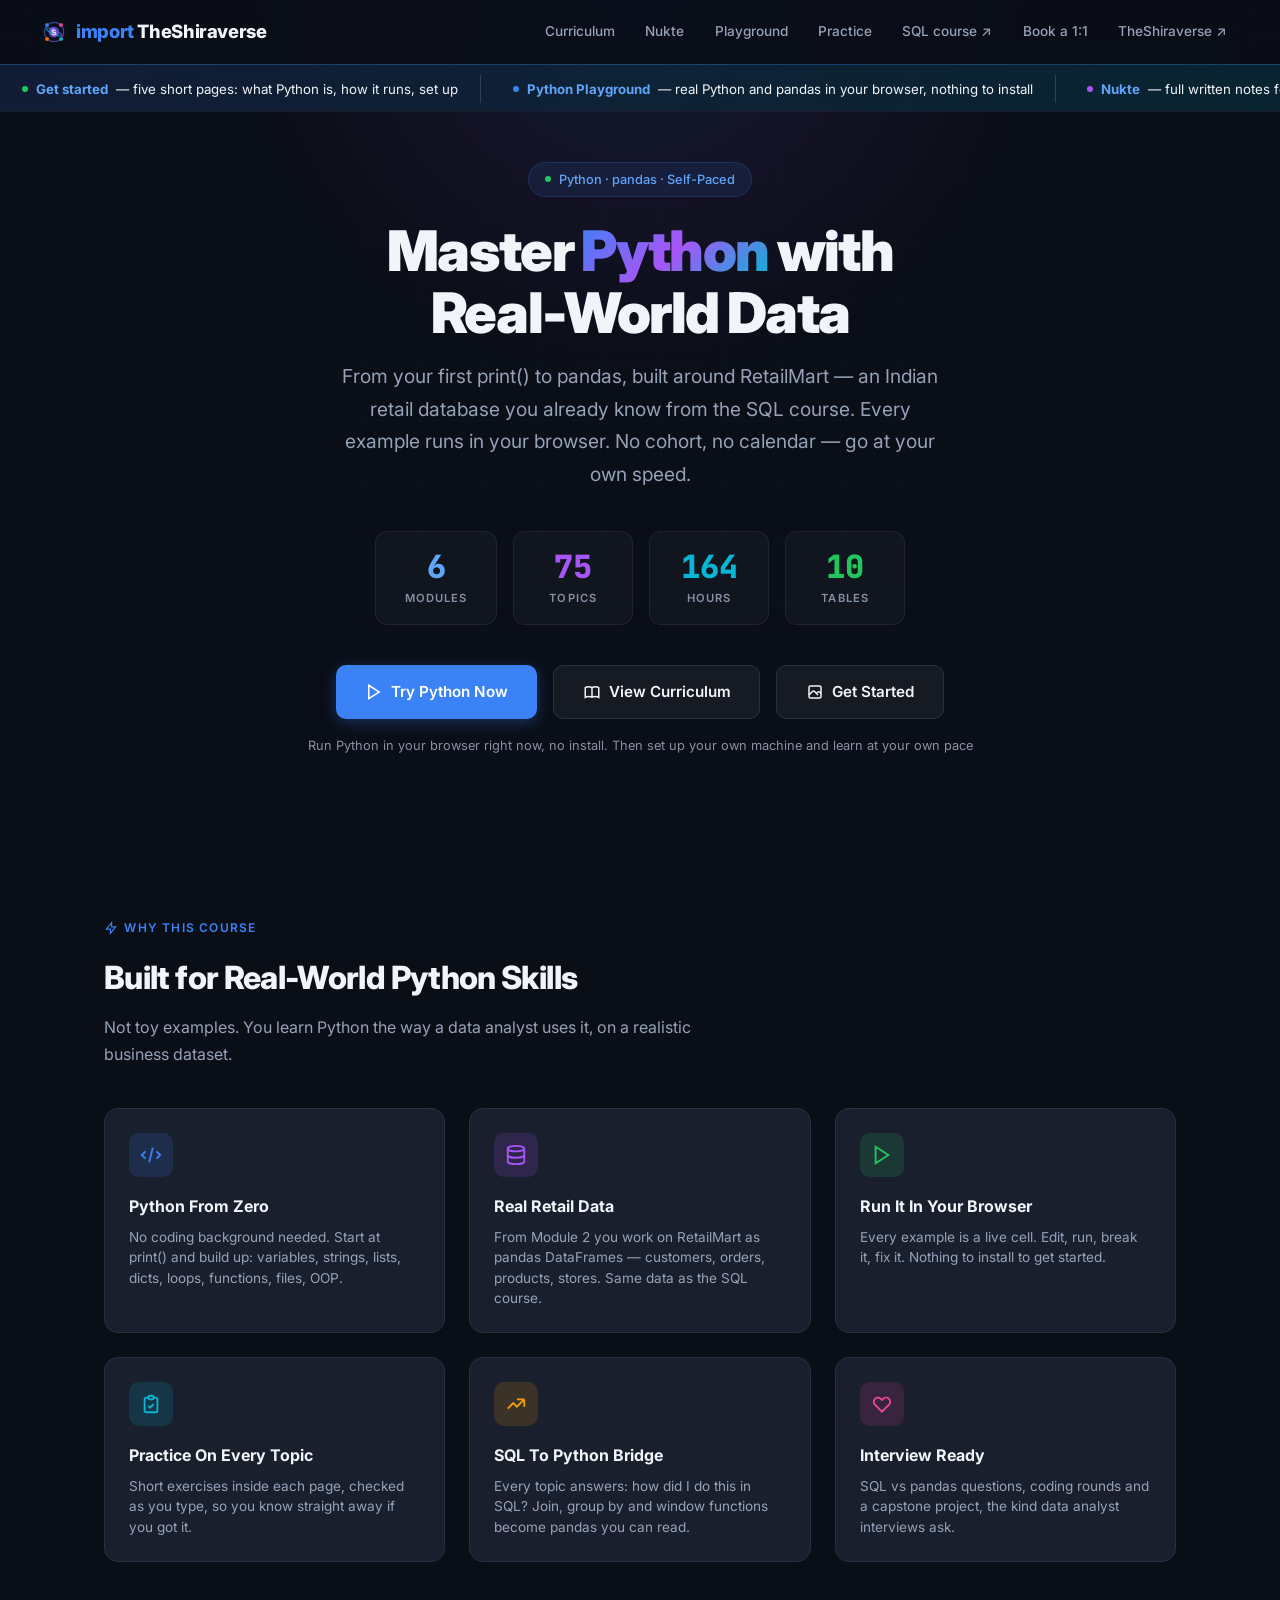
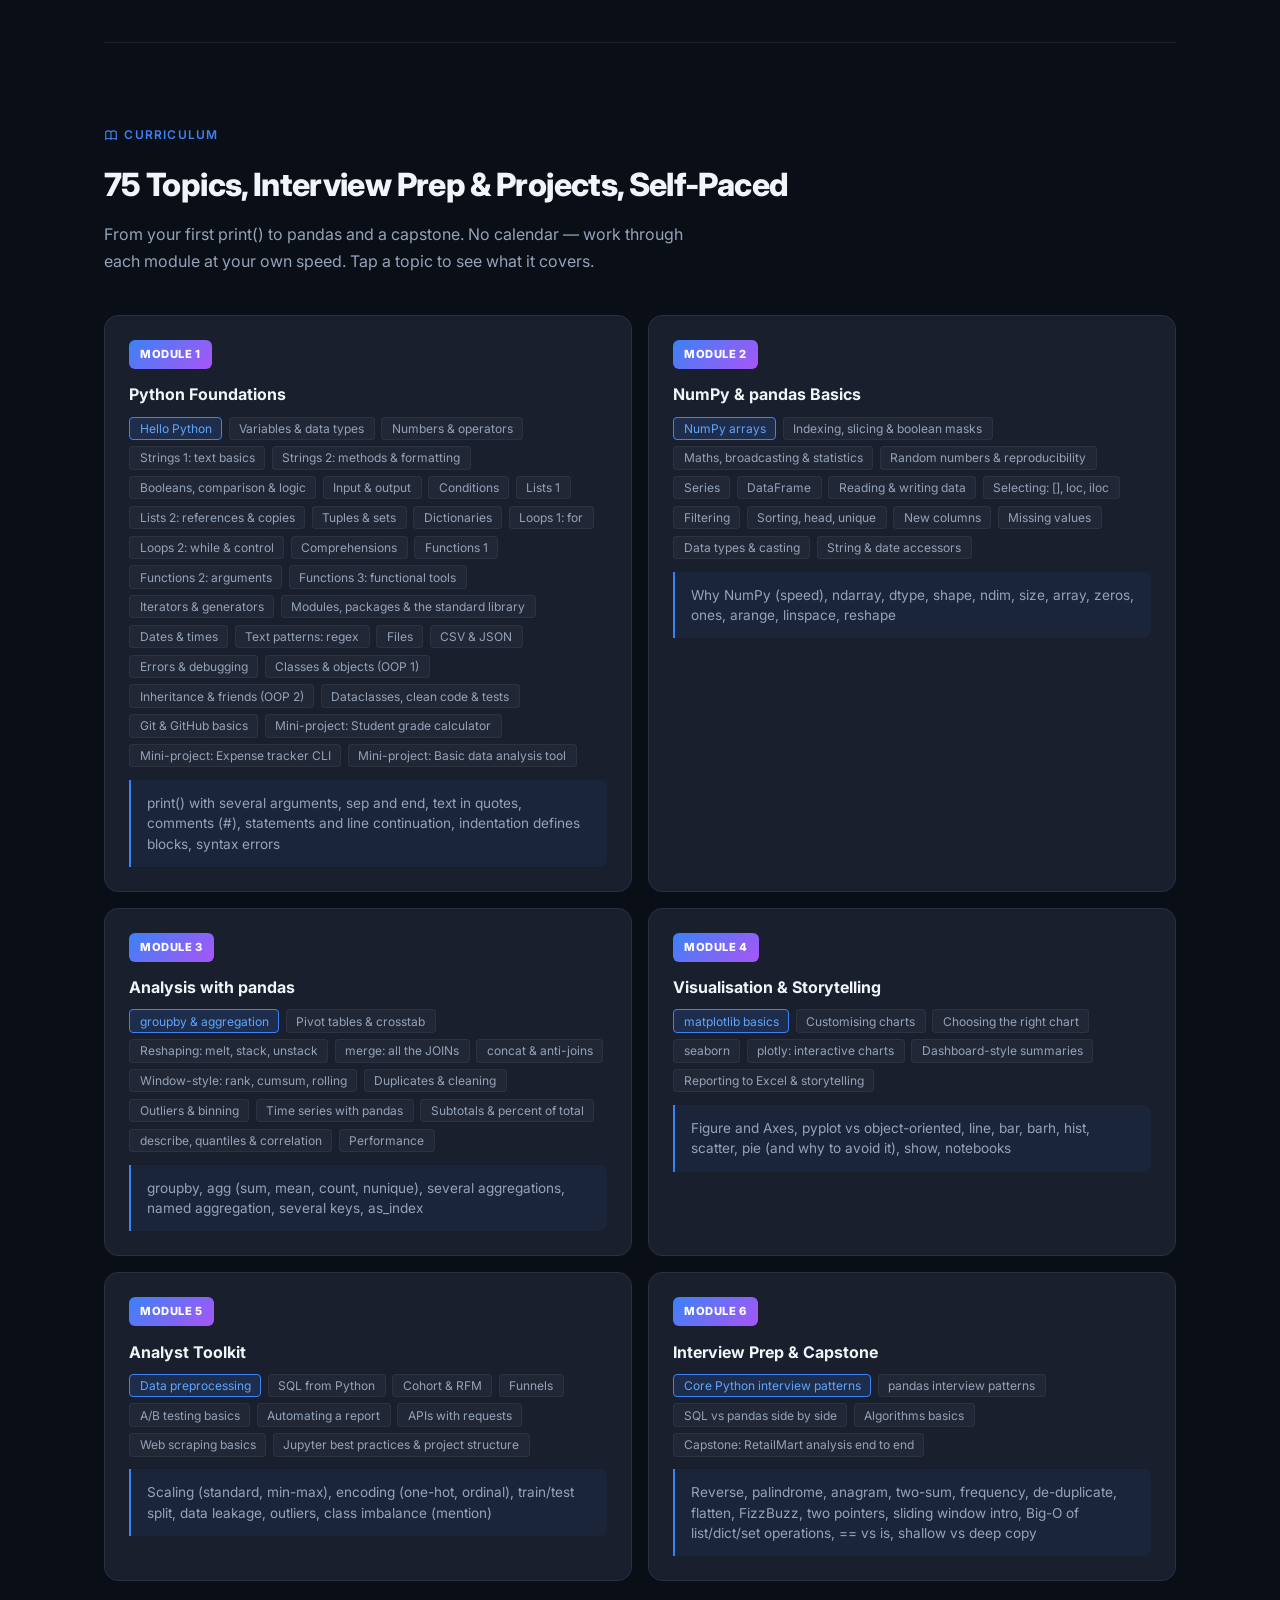
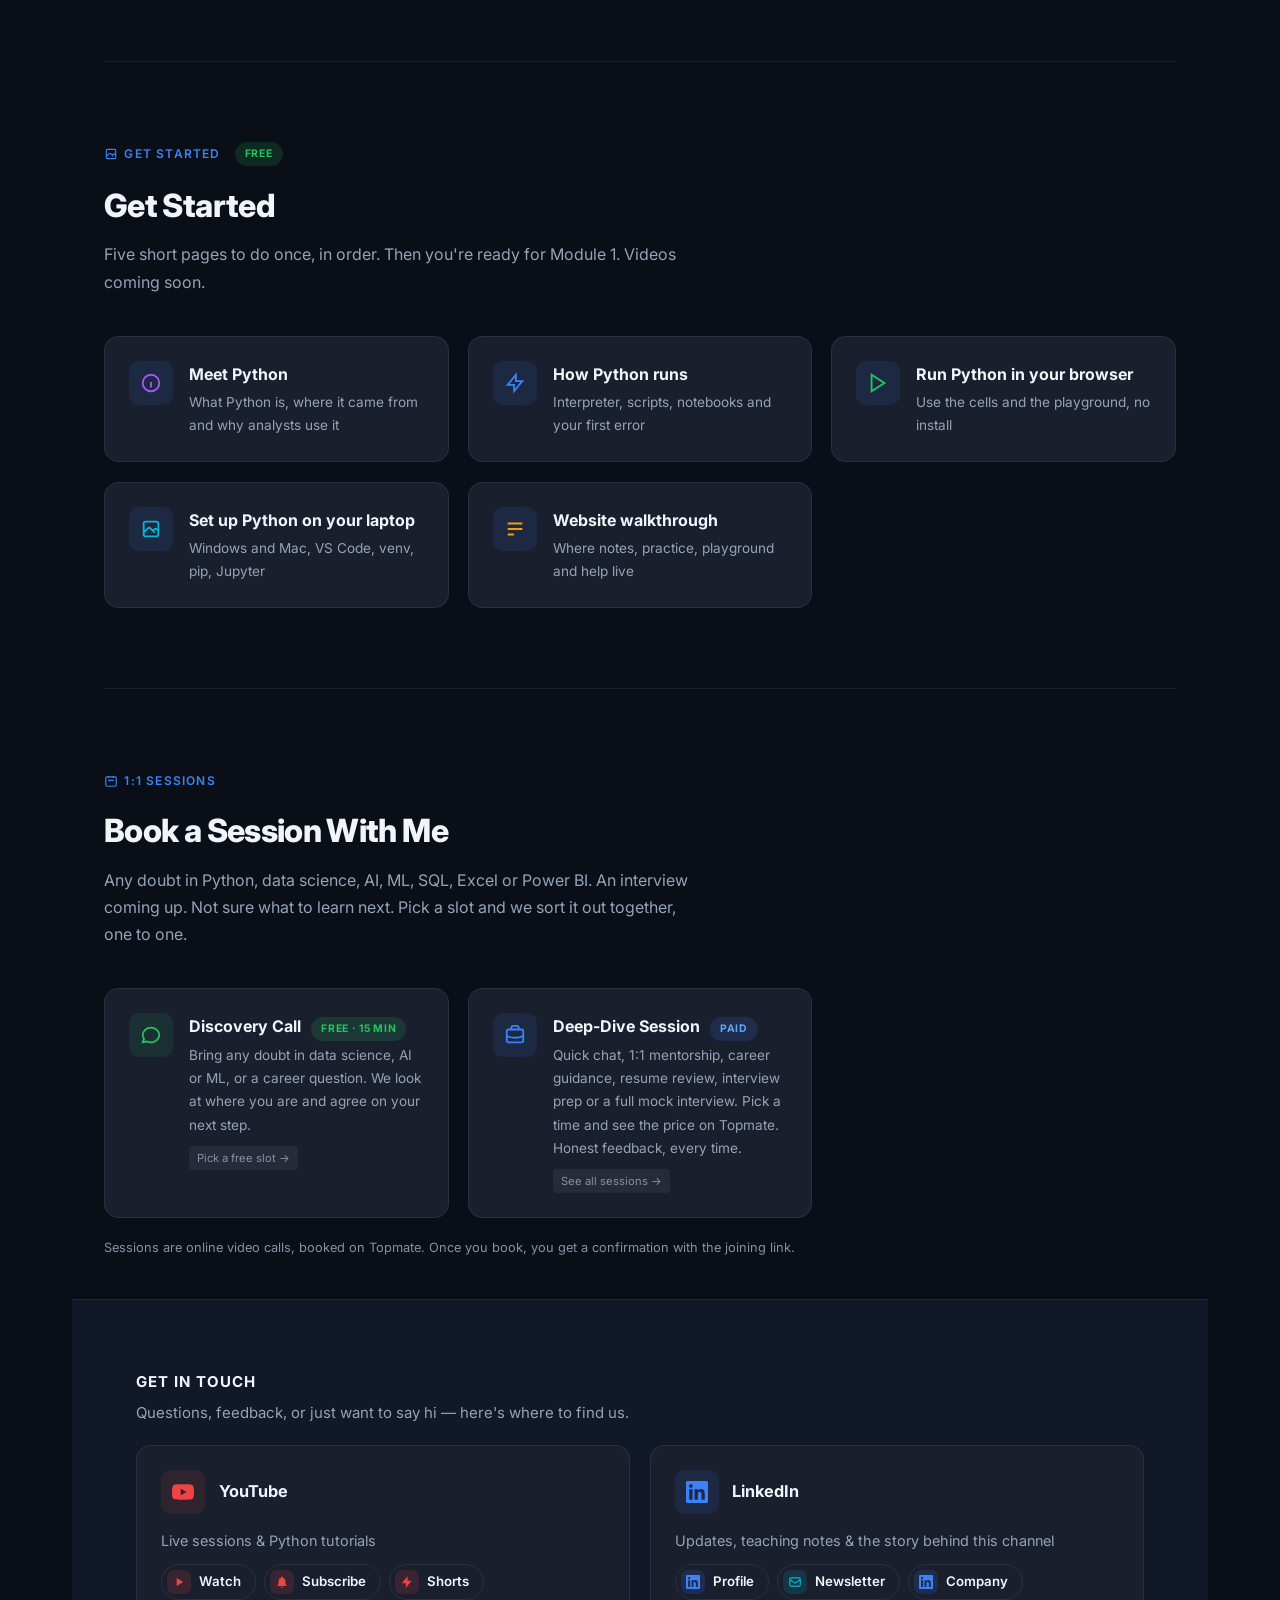
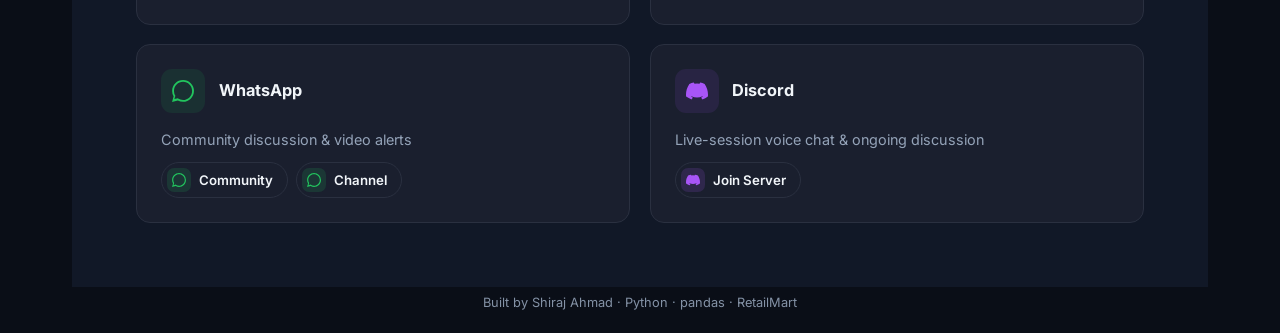
<file: index.html>
<!DOCTYPE html>
<html lang="en">
<head>
    <meta charset="UTF-8">
    <meta name="viewport" content="width=device-width, initial-scale=1.0">
    <title>import TheShiraverse — Python for Data Analysts</title>
<meta name="description" content="A self-paced Python course for data analysts: from your first print() to pandas, run in your browser. Free to start.">
<link rel="canonical" href="https://python.theshiraverse.com/">
<meta property="og:type" content="website">
<meta property="og:site_name" content="TheShiraverse">
<meta property="og:title" content="import TheShiraverse: learn Python">
<meta property="og:description" content="A self-paced Python course for data analysts: from your first print() to pandas, run in your browser. Free to start.">
<meta property="og:url" content="https://python.theshiraverse.com/">
<meta property="og:image" content="https://python.theshiraverse.com/assets/og.png">
<meta property="og:image:width" content="1200"><meta property="og:image:height" content="630">
<meta name="twitter:card" content="summary_large_image">
<meta name="twitter:title" content="import TheShiraverse: learn Python">
<meta name="twitter:description" content="A self-paced Python course for data analysts: from your first print() to pandas, run in your browser. Free to start.">
<meta name="twitter:image" content="https://python.theshiraverse.com/assets/og.png">

    <link rel="icon" href="/assets/favicon.ico" sizes="any">
    <link rel="icon" type="image/png" sizes="32x32" href="/assets/favicon-32.png">
    <link rel="apple-touch-icon" href="/assets/apple-touch-icon.png">
    <link rel="stylesheet" href="/assets/chrome.css">
    <link rel="preconnect" href="https://fonts.googleapis.com">
    <link href="https://fonts.googleapis.com/css2?family=Inter:wght@400;500;600;700;800;900&family=JetBrains+Mono:wght@400;500;600&display=swap" rel="stylesheet">
    <style>
        *, *::before, *::after { margin: 0; padding: 0; box-sizing: border-box; }

        :root {
            --bg-primary: #0a0e17;
            --bg-secondary: #111827;
            --bg-card: #1a1f2e;
            --bg-card-hover: #242b3d;
            --border: #2a3040;
            --border-light: #374151;
            --text-primary: #f1f5f9;
            --text-secondary: #94a3b8;
            --text-muted: #8492a6;
            --accent: #3b82f6;
            --accent-light: #60a5fa;
            --accent-glow: rgba(59,130,246,0.3);
            --green: #22c55e;
            --green-glow: rgba(34,197,94,0.2);
            --orange: #f59e0b;
            --red: #ef4444;
            --purple: #a855f7;
            --cyan: #06b6d4;
            --pink: #ec4899;
        }

        html { scroll-behavior: smooth; }

        body {
            font-family: 'Inter', -apple-system, BlinkMacSystemFont, sans-serif;
            background: var(--bg-primary);
            color: var(--text-primary);
            line-height: 1.7;
            overflow-x: hidden;
        }

        /* ── SCROLLBAR ── */
        ::-webkit-scrollbar { width: 8px; }
        ::-webkit-scrollbar-track { background: var(--bg-primary); }
        ::-webkit-scrollbar-thumb { background: var(--border); border-radius: 4px; }
        ::-webkit-scrollbar-thumb:hover { background: var(--text-muted); }

        /* ── REVEAL ANIMATION ── */
        .reveal {
            opacity: 0;
            transform: translateY(30px);
            transition: opacity 0.7s ease, transform 0.7s ease;
        }
        .reveal.visible {
            opacity: 1;
            transform: translateY(0);
        }

        /* ── NAV ── */
        nav {
            background: rgba(10,14,23,0.85);
            backdrop-filter: blur(20px);
            -webkit-backdrop-filter: blur(20px);
            border-bottom: 1px solid rgba(42,48,64,0.5);
            padding: 0 2rem;
            position: fixed;
            top: 0; left: 0; right: 0;
            z-index: 1000;
            transition: background 0.3s;
        }
        nav.scrolled { background: rgba(10,14,23,0.95); }
        .news-strip {
            background: linear-gradient(90deg, rgba(59,130,246,0.14), rgba(6,182,212,0.14));
            border-top: 1px solid rgba(59,130,246,0.3);
            padding: 8px 0; overflow: hidden; white-space: nowrap;
            margin: 0 -2rem; /* nav has padding:0 2rem; cancel it so the strip reaches the true screen edges */
        }
        @media (max-width: 820px) { .news-strip { margin: 0 -1rem; } }
        .news-track {
            display: inline-flex; align-items: center; gap: 0.6rem; width: max-content;
            animation: news-scroll 32s linear infinite;
        }
        @keyframes news-scroll { from { transform: translateX(0); } to { transform: translateX(-50%); } }
        .news-pill {
            flex-shrink: 0; display: inline-flex; align-items: center; gap: 8px;
            color: var(--text-primary); text-decoration: none; font-size: 0.83rem;
            padding: 3px 22px; border-right: 1px solid rgba(148,163,184,0.25);
        }
        .news-pill:hover { color: var(--accent-light); text-decoration: none; }
        .news-pill .dot { width: 6px; height: 6px; border-radius: 50%; flex-shrink: 0; }
        .news-pill b { color: var(--accent-light); }
        @media (max-width: 600px) { .news-pill { font-size: 0.76rem; padding: 3px 14px; } }
        .nav-inner {
            max-width: 1200px;
            margin: 0 auto;
            display: flex;
            align-items: center;
            justify-content: space-between;
            height: 64px;
        }
        .nav-brand {
            font-size: 1.15rem;
            font-weight: 800;
            color: var(--text-primary);
            text-decoration: none;
            letter-spacing: -0.02em;
        }
        .nav-brand .sql { color: var(--accent); }
        .nav-links { display: flex; gap: 0.3rem; align-items: center; }
        .nav-links a {
            color: var(--text-secondary);
            text-decoration: none;
            font-size: 0.85rem;
            font-weight: 500;
            padding: 0.4rem 0.8rem;
            border-radius: 6px;
            transition: all 0.2s;
        }
        .nav-links a:hover { color: var(--text-primary); background: rgba(255,255,255,0.05); }
        .nav-toggle {
            display: none;
            background: none;
            border: 1px solid var(--border);
            border-radius: 8px;
            padding: 0.35rem 0.45rem;
            color: var(--text-primary);
            cursor: pointer;
            line-height: 0;
        }
        .nav-toggle svg { display: block; }
        #accessToggle[hidden], #accessOverlay[hidden] { display: none !important; }
        .nav-access-btn {
            background: rgba(59,130,246,0.15) !important;
            color: var(--accent) !important;
            border: 1px solid rgba(59,130,246,0.3);
        }
        .nav-access-btn:hover { background: rgba(59,130,246,0.25) !important; }
        .nav-access-btn.granted {
            background: rgba(34,197,94,0.15) !important;
            color: var(--green) !important;
            border-color: rgba(34,197,94,0.3);
        }

        /* ── ACCESS MODAL ── */
        .access-overlay {
            position: fixed;
            inset: 0;
            background: rgba(0,0,0,0.6);
            backdrop-filter: blur(8px);
            z-index: 2000;
            display: none;
            align-items: center;
            justify-content: center;
            opacity: 0;
            transition: opacity 0.3s;
        }
        .access-overlay.show { display: flex; opacity: 1; }
        .access-modal {
            background: var(--bg-secondary);
            border: 1px solid var(--border);
            border-radius: 16px;
            padding: 2rem;
            width: 420px;
            max-width: 90vw;
            max-height: 90vh;
            overflow-y: auto;
            text-align: center;
            box-shadow: 0 25px 50px rgba(0,0,0,0.5);
            transform: scale(0.95);
            transition: transform 0.3s;
        }
        .access-overlay.show .access-modal { transform: scale(1); }
        .access-modal h3 {
            font-size: 1.2rem;
            font-weight: 700;
            margin-bottom: 0.3rem;
        }
        .access-modal p {
            color: var(--text-muted);
            font-size: 0.85rem;
            margin-bottom: 1.5rem;
        }
        .access-input-group {
            display: flex;
            gap: 0.5rem;
            margin-bottom: 1rem;
        }
        .access-input-group input {
            flex: 1;
            background: var(--bg-primary);
            border: 1px solid var(--border);
            color: var(--text-primary);
            padding: 0.7rem 1rem;
            border-radius: 10px;
            font-size: 0.95rem;
            font-family: 'JetBrains Mono', monospace;
            letter-spacing: 0.05em;
            transition: border-color 0.2s;
        }
        .access-input-group input:focus { outline: none; border-color: var(--accent); box-shadow: 0 0 0 3px var(--accent-glow); }
        .access-input-group button {
            background: var(--accent);
            color: #fff;
            border: none;
            padding: 0.7rem 1.5rem;
            border-radius: 10px;
            font-size: 0.9rem;
            font-weight: 600;
            cursor: pointer;
            transition: all 0.2s;
            white-space: nowrap;
        }
        .access-input-group button:hover { background: var(--accent-light); transform: translateY(-1px); }
        .access-status {
            font-size: 0.85rem;
            min-height: 1.2rem;
        }
        .access-status.granted { color: var(--green); }
        .access-status.error { color: var(--red); }
        .access-close {
            position: absolute;
            top: 1rem;
            right: 1rem;
            background: none;
            border: none;
            color: var(--text-muted);
            font-size: 1.2rem;
            cursor: pointer;
            padding: 0.3rem;
        }
        .access-divider {
            display: flex;
            align-items: center;
            gap: 1rem;
            margin: 1.25rem 0;
            color: var(--text-muted);
            font-size: 0.75rem;
            text-transform: uppercase;
            letter-spacing: 0.1em;
        }
        .access-divider::before, .access-divider::after {
            content: '';
            flex: 1;
            height: 1px;
            background: var(--border);
        }
        .request-toggle {
            background: none;
            border: none;
            color: var(--accent);
            font-size: 0.85rem;
            cursor: pointer;
            padding: 0.4rem 0;
            transition: color 0.2s;
        }
        .request-toggle:hover { color: var(--accent-light); }
        .request-form {
            display: none;
            text-align: left;
            margin-top: 0.75rem;
        }
        .request-form.show { display: block; }
        .request-form label {
            display: block;
            font-size: 0.78rem;
            color: var(--text-muted);
            margin-bottom: 0.25rem;
            margin-top: 0.75rem;
        }
        .request-form label:first-child { margin-top: 0; }
        .request-form input, .request-form select {
            width: 100%;
            background: var(--bg-primary);
            border: 1px solid var(--border);
            color: var(--text-primary);
            padding: 0.6rem 0.85rem;
            border-radius: 8px;
            font-size: 0.85rem;
            font-family: 'Inter', sans-serif;
            transition: border-color 0.2s;
        }
        .request-form input:focus, .request-form select:focus {
            outline: none;
            border-color: var(--accent);
            box-shadow: 0 0 0 3px var(--accent-glow);
        }
        .request-form select { cursor: pointer; appearance: none; background-image: url("data:image/svg+xml,%3Csvg xmlns='http://www.w3.org/2000/svg' width='12' height='12' viewBox='0 0 24 24' fill='none' stroke='%2394a3b8' stroke-width='2'%3E%3Cpath d='M6 9l6 6 6-6'/%3E%3C/svg%3E"); background-repeat: no-repeat; background-position: right 0.75rem center; padding-right: 2rem; }
        .request-form select option { background: var(--bg-secondary); color: var(--text-primary); }
        .request-submit {
            width: 100%;
            margin-top: 1rem;
            background: linear-gradient(135deg, #a855f7, #6366f1);
            color: #fff;
            border: none;
            padding: 0.7rem;
            border-radius: 10px;
            font-size: 0.9rem;
            font-weight: 600;
            cursor: pointer;
            transition: all 0.2s;
        }
        .request-submit:hover { transform: translateY(-1px); box-shadow: 0 4px 15px rgba(168,85,247,0.3); }
        .request-status {
            font-size: 0.8rem;
            margin-top: 0.5rem;
            min-height: 1rem;
            text-align: center;
        }
        .request-status.sent { color: var(--green); }
        .request-status.req-error { color: var(--red); }

        /* ── HERO ── */
        .hero {
            position: relative;
            text-align: center;
            padding: calc(8rem + 34px) 2rem 5rem;
            overflow: hidden;
        }
        .hero::before {
            content: '';
            position: absolute;
            top: -50%;
            left: 50%;
            transform: translateX(-50%);
            width: 800px;
            height: 800px;
            background: radial-gradient(circle, rgba(59,130,246,0.12) 0%, rgba(168,85,247,0.06) 40%, transparent 70%);
            pointer-events: none;
        }
        .hero-grid {
            position: absolute;
            inset: 0;
            background-image:
                linear-gradient(rgba(59,130,246,0.03) 1px, transparent 1px),
                linear-gradient(90deg, rgba(59,130,246,0.03) 1px, transparent 1px);
            background-size: 60px 60px;
            mask-image: radial-gradient(ellipse at center, black 30%, transparent 70%);
            -webkit-mask-image: radial-gradient(ellipse at center, black 30%, transparent 70%);
        }
        .hero-content { position: relative; z-index: 1; }
        .hero-badge {
            display: inline-flex;
            align-items: center;
            gap: 0.5rem;
            background: rgba(59,130,246,0.1);
            border: 1px solid rgba(59,130,246,0.2);
            padding: 0.35rem 1rem;
            border-radius: 50px;
            font-size: 0.8rem;
            font-weight: 500;
            color: var(--accent-light);
            margin-bottom: 1.5rem;
            animation: fadeInDown 0.6s ease;
        }
        .hero-badge .dot {
            width: 6px; height: 6px;
            background: var(--green);
            border-radius: 50%;
            animation: pulse 2s infinite;
        }
        @keyframes pulse {
            0%, 100% { opacity: 1; }
            50% { opacity: 0.4; }
        }
        .hero h1 {
            font-size: 3.5rem;
            font-weight: 900;
            line-height: 1.1;
            margin-bottom: 1rem;
            letter-spacing: -0.03em;
            animation: fadeInUp 0.6s ease 0.1s both;
        }
        .hero h1 .gradient {
            background: linear-gradient(135deg, var(--accent) 0%, var(--purple) 50%, var(--cyan) 100%);
            -webkit-background-clip: text;
            -webkit-text-fill-color: transparent;
            background-clip: text;
        }
        .hero-sub {
            color: var(--text-secondary);
            font-size: 1.2rem;
            max-width: 620px;
            margin: 0 auto 2.5rem;
            animation: fadeInUp 0.6s ease 0.2s both;
        }
        @keyframes fadeInUp {
            from { opacity: 0; transform: translateY(20px); }
            to { opacity: 1; transform: translateY(0); }
        }
        @keyframes fadeInDown {
            from { opacity: 0; transform: translateY(-10px); }
            to { opacity: 1; transform: translateY(0); }
        }

        /* ── HERO STATS ── */
        .hero-stats {
            display: flex;
            justify-content: center;
            gap: 1rem;
            flex-wrap: wrap;
            margin-bottom: 2.5rem;
            animation: fadeInUp 0.6s ease 0.3s both;
        }
        .stat-card {
            background: rgba(255,255,255,0.03);
            border: 1px solid rgba(255,255,255,0.06);
            border-radius: 12px;
            padding: 1rem 1.8rem;
            text-align: center;
            min-width: 120px;
            transition: all 0.3s;
            text-decoration: none;
            color: inherit;
            display: block;
            cursor: pointer;
        }
        .stat-card:hover {
            border-color: var(--accent);
            background: rgba(59,130,246,0.05);
            transform: translateY(-2px);
        }
        .stat-number {
            font-size: 2rem;
            font-weight: 800;
            font-family: 'JetBrains Mono', monospace;
            color: var(--accent-light);
            line-height: 1.2;
        }
        .stat-card:nth-child(2) .stat-number { color: var(--purple); }
        .stat-card:nth-child(3) .stat-number { color: var(--cyan); }
        .stat-card:nth-child(4) .stat-number { color: var(--green); }
        .stat-card:nth-child(5) .stat-number { color: var(--orange); }
        .stat-label {
            font-size: 0.7rem;
            color: var(--text-muted);
            text-transform: uppercase;
            letter-spacing: 0.1em;
            font-weight: 600;
            margin-top: 0.2rem;
        }

        /* ── HERO BUTTONS ── */
        .hero-actions {
            display: flex;
            gap: 1rem;
            justify-content: center;
            flex-wrap: wrap;
            animation: fadeInUp 0.6s ease 0.4s both;
        }
        .btn {
            display: inline-flex;
            align-items: center;
            gap: 0.5rem;
            padding: 0.8rem 1.8rem;
            border-radius: 10px;
            text-decoration: none;
            font-weight: 600;
            font-size: 0.95rem;
            transition: all 0.3s;
            border: none;
            cursor: pointer;
        }
        .btn-primary {
            background: var(--accent);
            color: #fff;
            box-shadow: 0 4px 15px rgba(59,130,246,0.3);
        }
        .btn-primary:hover { background: var(--accent-light); transform: translateY(-2px); box-shadow: 0 8px 25px rgba(59,130,246,0.4); }
        .btn-secondary {
            background: rgba(255,255,255,0.05);
            color: var(--text-primary);
            border: 1px solid var(--border);
        }
        .btn-secondary:hover { background: rgba(255,255,255,0.1); border-color: var(--text-muted); transform: translateY(-2px); }
        .btn-green {
            background: var(--green);
            color: #fff;
            box-shadow: 0 4px 15px rgba(34,197,94,0.3);
        }
        .btn-green:hover { background: #16a34a; transform: translateY(-2px); box-shadow: 0 8px 25px rgba(34,197,94,0.4); }
        .btn svg { width: 18px; height: 18px; flex-shrink: 0; }
        .hero-note {
            margin-top: 1rem;
            font-size: 0.8rem;
            color: var(--text-muted);
        }

        /* ── CONTAINER ── */
        .container {
            max-width: 1200px;
            margin: 0 auto;
            padding: 0 2rem;
        }

        /* ── SECTION ── */
        .section {
            padding: 5rem 0;
            position: relative;
        }
        .section + .section { border-top: 1px solid rgba(42,48,64,0.5); }
        .section-label {
            display: inline-flex;
            align-items: center;
            gap: 0.4rem;
            font-size: 0.75rem;
            font-weight: 600;
            text-transform: uppercase;
            letter-spacing: 0.1em;
            color: var(--accent);
            margin-bottom: 0.8rem;
        }
        .section-title {
            font-size: 2rem;
            font-weight: 800;
            letter-spacing: -0.02em;
            margin-bottom: 0.5rem;
        }
        .section-desc {
            color: var(--text-secondary);
            font-size: 1rem;
            max-width: 600px;
            margin-bottom: 2.5rem;
        }
        .badge {
            font-size: 0.65rem;
            padding: 0.2rem 0.6rem;
            border-radius: 50px;
            font-weight: 700;
            text-transform: uppercase;
            letter-spacing: 0.08em;
        }
        .badge-free { background: rgba(34,197,94,0.15); color: var(--green); }
        .badge-gated { background: rgba(245,158,11,0.15); color: var(--orange); }

        /* ── FEATURES GRID ── */
        .features-grid {
            display: grid;
            grid-template-columns: repeat(3, 1fr);
            gap: 1.5rem;
        }
        .feature-card {
            background: var(--bg-card);
            border: 1px solid var(--border);
            border-radius: 14px;
            padding: 1.5rem;
            transition: all 0.3s;
            position: relative;
            overflow: hidden;
        }
        .feature-card::before {
            content: '';
            position: absolute;
            top: 0; left: 0; right: 0;
            height: 2px;
            background: linear-gradient(90deg, var(--accent), var(--purple));
            opacity: 0;
            transition: opacity 0.3s;
        }
        .feature-card:hover { border-color: var(--accent); transform: translateY(-3px); box-shadow: 0 10px 30px rgba(0,0,0,0.3); }
        .feature-card:hover::before { opacity: 1; }
        .feature-icon {
            width: 44px; height: 44px;
            border-radius: 10px;
            display: flex;
            align-items: center;
            justify-content: center;
            font-size: 1.3rem;
            margin-bottom: 1rem;
        }
        .fi-blue { background: rgba(59,130,246,0.15); }
        .fi-purple { background: rgba(168,85,247,0.15); }
        .fi-green { background: rgba(34,197,94,0.15); }
        .fi-cyan { background: rgba(6,182,212,0.15); }
        .fi-orange { background: rgba(245,158,11,0.15); }
        .fi-pink { background: rgba(236,72,153,0.15); }
        .feature-card h3 { font-size: 1rem; font-weight: 700; margin-bottom: 0.4rem; }
        .feature-card p { font-size: 0.85rem; color: var(--text-secondary); line-height: 1.5; }

        /* ── CARDS ── */
        .cards-grid {
            display: grid;
            grid-template-columns: repeat(auto-fill, minmax(300px, 1fr));
            gap: 1.2rem;
        }
        .card {
            background: var(--bg-card);
            border: 1px solid var(--border);
            border-radius: 14px;
            padding: 1.5rem;
            text-decoration: none;
            color: var(--text-primary);
            transition: all 0.3s;
            display: flex;
            align-items: flex-start;
            gap: 1rem;
        }
        .card:hover { border-color: var(--accent); transform: translateY(-3px); box-shadow: 0 10px 30px rgba(0,0,0,0.3); }
        .card-icon {
            width: 44px; height: 44px;
            border-radius: 10px;
            background: rgba(59,130,246,0.1);
            display: flex;
            align-items: center;
            justify-content: center;
            font-size: 1.3rem;
            flex-shrink: 0;
        }
        .card-body { flex: 1; min-width: 0; }
        .card h3 { font-size: 1rem; font-weight: 700; margin-bottom: 0.2rem; }
        .card p { font-size: 0.85rem; color: var(--text-secondary); }
        .card-meta {
            display: inline-block;
            margin-top: 0.6rem;
            font-size: 0.7rem;
            color: var(--text-muted);
            background: rgba(255,255,255,0.05);
            padding: 0.15rem 0.5rem;
            border-radius: 4px;
        }

        /* ── GATED ── */
        .card.gated.locked, .batch-card.gated.locked {
            opacity: 0.6;
            cursor: pointer;
        }
        .card.gated.locked:hover, .batch-card.gated.locked:hover { opacity: 0.8; }
        .card.gated.locked .card-icon { position: relative; }
        .card.gated.locked .card-icon::after {
            content: '';
            position: absolute;
            inset: 0;
            background: rgba(0,0,0,0.4);
            border-radius: 10px;
        }
        .batch-card.gated.locked::after {
            content: '';
            position: absolute;
            top: 0.6rem; right: 0.6rem;
            width: 20px; height: 20px;
            background: url("data:image/svg+xml,%3Csvg xmlns='http://www.w3.org/2000/svg' viewBox='0 0 24 24' fill='%2364748b'%3E%3Cpath d='M18 8h-1V6c0-2.76-2.24-5-5-5S7 3.24 7 6v2H6c-1.1 0-2 .9-2 2v10c0 1.1.9 2 2 2h12c1.1 0 2-.9 2-2V10c0-1.1-.9-2-2-2zM12 17c-1.1 0-2-.9-2-2s.9-2 2-2 2 .9 2 2-.9 2-2 2zM9 8V6c0-1.66 1.34-3 3-3s3 1.34 3 3v2H9z'/%3E%3C/svg%3E") center/contain no-repeat;
            opacity: 0.5;
        }

        /* ── CURRICULUM TIMELINE ── */
        .curriculum-grid {
            display: grid;
            grid-template-columns: repeat(2, 1fr);
            gap: 1rem;
        }
        .week-card {
            background: var(--bg-card);
            border: 1px solid var(--border);
            border-radius: 14px;
            padding: 1.5rem;
            transition: all 0.3s;
            position: relative;
            overflow: hidden;
        }
        .week-card:hover { border-color: var(--accent); transform: translateY(-2px); }
        .week-header {
            display: flex;
            align-items: center;
            gap: 0.8rem;
            margin-bottom: 0.8rem;
        }
        .week-num {
            background: linear-gradient(135deg, var(--accent), var(--purple));
            color: #fff;
            font-size: 0.7rem;
            font-weight: 800;
            padding: 0.3rem 0.7rem;
            border-radius: 6px;
            letter-spacing: 0.05em;
        }
        .week-days {
            font-size: 0.75rem;
            color: var(--text-muted);
            font-weight: 500;
        }
        .week-title {
            font-size: 1rem;
            font-weight: 700;
            margin-bottom: 0.5rem;
        }
        .week-topics {
            list-style: none;
            display: flex;
            flex-wrap: wrap;
            gap: 0.4rem;
        }
        .week-topics li { display: contents; }
        .topic-chip {
            font-size: 0.75rem;
            font-family: inherit;
            color: var(--text-secondary);
            background: rgba(255,255,255,0.04);
            padding: 0.2rem 0.6rem;
            border-radius: 4px;
            border: 1px solid rgba(255,255,255,0.05);
            cursor: pointer;
        }
        .topic-chip:hover { border-color: var(--accent); color: var(--text-primary); }
        .topic-chip.active { background: rgba(59,130,246,0.15); border-color: var(--accent); color: var(--accent-light); }
        .topic-glimpse {
            display: none; margin-top: 0.8rem; padding: 0.8rem 1rem;
            background: rgba(59,130,246,0.06); border-left: 2px solid var(--accent);
            border-radius: 0 8px 8px 0; font-size: 0.85rem; color: var(--text-secondary); line-height: 1.5;
        }
        .topic-glimpse.show { display: block; }
        .week-topics li.sp {
            background: rgba(245,158,11,0.10);
            color: #fbbf24;
            border-color: rgba(245,158,11,0.35);
        }
        .week-topics li.sp::after {
            content: " · self-practice";
            opacity: 0.65;
        }
        .curriculum-note {
            margin: 1.5rem auto 0;
            max-width: 760px;
            font-size: 0.8rem;
            line-height: 1.6;
            color: var(--text-muted);
            text-align: center;
        }
        .curriculum-note .sp-key {
            display: inline-block;
            width: 0.7rem;
            height: 0.7rem;
            background: rgba(245,158,11,0.25);
            border: 1px solid rgba(245,158,11,0.5);
            border-radius: 3px;
            vertical-align: middle;
            margin-right: 0.3rem;
        }

        /* ── PRACTICE ARENA ── */
        .practice-grid {
            display: grid;
            grid-template-columns: repeat(4, 1fr);
            gap: 1rem;
        }
        .practice-card {
            background: var(--bg-card);
            border: 1px solid var(--border);
            border-radius: 14px;
            padding: 1.5rem;
            text-align: center;
            transition: all 0.3s;
            position: relative;
            overflow: hidden;
        }
        .practice-card:hover { transform: translateY(-3px); }
        .practice-card.easy { border-color: rgba(34,197,94,0.3); }
        .practice-card.easy:hover { border-color: var(--green); box-shadow: 0 10px 30px rgba(34,197,94,0.1); }
        .practice-card.medium { border-color: rgba(245,158,11,0.3); }
        .practice-card.medium:hover { border-color: var(--orange); box-shadow: 0 10px 30px rgba(245,158,11,0.1); }
        .practice-card.hard { border-color: rgba(239,68,68,0.3); }
        .practice-card.hard:hover { border-color: var(--red); box-shadow: 0 10px 30px rgba(239,68,68,0.1); }
        .practice-card.expert { border-color: rgba(168,85,247,0.3); }
        .practice-card.expert:hover { border-color: var(--purple); box-shadow: 0 10px 30px rgba(168,85,247,0.1); }
        .practice-count {
            font-size: 2.5rem;
            font-weight: 900;
            font-family: 'JetBrains Mono', monospace;
            line-height: 1;
            margin-bottom: 0.3rem;
        }
        .practice-card.easy .practice-count { color: var(--green); }
        .practice-card.medium .practice-count { color: var(--orange); }
        .practice-card.hard .practice-count { color: var(--red); }
        .practice-card.expert .practice-count { color: var(--purple); }
        .practice-level {
            font-size: 0.8rem;
            font-weight: 700;
            text-transform: uppercase;
            letter-spacing: 0.08em;
            margin-bottom: 0.5rem;
        }
        .practice-bar {
            height: 3px;
            border-radius: 2px;
            background: rgba(255,255,255,0.05);
            overflow: hidden;
            margin-top: 0.8rem;
        }
        .practice-bar-fill {
            height: 100%;
            border-radius: 2px;
            width: 0;
            transition: width 1.5s ease;
        }
        .practice-card.easy .practice-bar-fill { background: var(--green); }
        .practice-card.medium .practice-bar-fill { background: var(--orange); }
        .practice-card.hard .practice-bar-fill { background: var(--red); }
        .practice-card.expert .practice-bar-fill { background: var(--purple); }
        .practice-desc {
            font-size: 0.75rem;
            color: var(--text-muted);
            margin-top: 0.4rem;
        }

        /* ── BATCH GRID ── */
        .batch-grid {
            display: grid;
            grid-template-columns: repeat(auto-fill, minmax(160px, 1fr));
            gap: 1rem;
        }
        .batch-card {
            background: var(--bg-card);
            border: 1px solid var(--border);
            border-radius: 14px;
            padding: 1.3rem;
            text-align: center;
            text-decoration: none;
            color: var(--text-primary);
            transition: all 0.3s;
            position: relative;
        }
        .batch-card:hover { border-color: var(--accent); transform: translateY(-3px); box-shadow: 0 10px 30px rgba(0,0,0,0.3); }
        .batch-card .batch-num {
            font-size: 2.2rem;
            font-weight: 900;
            font-family: 'JetBrains Mono', monospace;
            color: var(--accent-light);
            line-height: 1;
        }
        .batch-card .batch-label {
            font-size: 0.7rem;
            color: var(--text-muted);
            text-transform: uppercase;
            letter-spacing: 0.1em;
            font-weight: 600;
        }
        .batch-card .batch-version {
            font-size: 0.7rem;
            color: var(--text-secondary);
            margin-top: 0.4rem;
            background: rgba(255,255,255,0.04);
            padding: 0.15rem 0.4rem;
            border-radius: 4px;
            display: inline-block;
        }

        /* ── CODESPACE SECTION ── */
        .codespace-section {
            background: linear-gradient(135deg, rgba(34,197,94,0.05), rgba(6,182,212,0.05));
            border-radius: 20px;
            border: 1px solid rgba(34,197,94,0.15);
            padding: 3rem;
            display: flex;
            align-items: center;
            gap: 3rem;
            margin-top: 2rem;
        }
        .codespace-info { flex: 1; }
        .codespace-info h3 {
            font-size: 1.5rem;
            font-weight: 800;
            margin-bottom: 0.5rem;
        }
        .codespace-info p {
            color: var(--text-secondary);
            font-size: 0.95rem;
            margin-bottom: 1.5rem;
        }
        .codespace-features {
            list-style: none;
            display: flex;
            flex-wrap: wrap;
            gap: 0.8rem;
        }
        .codespace-features li {
            display: flex;
            align-items: center;
            gap: 0.4rem;
            font-size: 0.85rem;
            color: var(--text-secondary);
        }
        .codespace-features li svg { color: var(--green); flex-shrink: 0; }
        .codespace-visual {
            width: 300px;
            flex-shrink: 0;
            background: var(--bg-primary);
            border: 1px solid var(--border);
            border-radius: 12px;
            overflow: hidden;
        }
        .codespace-titlebar {
            background: var(--bg-secondary);
            padding: 0.5rem 0.8rem;
            display: flex;
            gap: 0.4rem;
            border-bottom: 1px solid var(--border);
        }
        .codespace-dot {
            width: 8px; height: 8px;
            border-radius: 50%;
        }
        .codespace-dot.r { background: #ef4444; }
        .codespace-dot.y { background: #f59e0b; }
        .codespace-dot.g { background: #22c55e; }
        .codespace-code {
            padding: 1rem;
            font-family: 'JetBrains Mono', monospace;
            font-size: 0.7rem;
            line-height: 1.6;
            color: var(--text-secondary);
        }
        .codespace-code .kw { color: var(--purple); }
        .codespace-code .fn { color: var(--accent-light); }
        .codespace-code .str { color: var(--green); }
        .codespace-code .num { color: var(--orange); }
        .codespace-code .cm { color: var(--text-muted); }

        /* ── DB SCHEMA PREVIEW ── */
        .schema-strip {
            display: flex;
            gap: 0.6rem;
            overflow-x: auto;
            padding: 0.5rem 0;
            margin-top: 2rem;
            -ms-overflow-style: none;
            scrollbar-width: none;
        }
        .schema-strip::-webkit-scrollbar { display: none; }
        .schema-chip {
            flex-shrink: 0;
            background: var(--bg-card);
            border: 1px solid var(--border);
            border-radius: 8px;
            padding: 0.4rem 0.9rem;
            font-size: 0.75rem;
            font-family: 'JetBrains Mono', monospace;
            color: var(--text-secondary);
            white-space: nowrap;
            transition: all 0.3s;
            cursor: default;
        }
        .schema-chip:hover { border-color: var(--accent); color: var(--text-primary); }
        .schema-chip .dot {
            display: inline-block;
            width: 6px; height: 6px;
            border-radius: 50%;
            margin-right: 0.4rem;
        }

        /* ── FOOTER ── */
        footer {
            border-top: 1px solid var(--border);
            padding: 3rem 2rem;
            text-align: center;
        }
        .footer-brand {
            font-size: 1rem;
            font-weight: 700;
            margin-bottom: 0.5rem;
        }
        .footer-brand .sql { color: var(--accent); }
        .footer-links {
            display: flex;
            justify-content: center;
            gap: 1.5rem;
            margin-bottom: 1rem;
        }
        .footer-links a {
            color: var(--text-muted);
            text-decoration: none;
            font-size: 0.85rem;
            transition: color 0.2s;
        }
        .footer-links a:hover { color: var(--text-primary); }
        /* the "Get In Touch" footer grid (.unifoot/.uf-inner/.pgrid/.pcard*)
           comes from the shared /assets/chrome.css, linked in <head> --
           nothing to duplicate here. Just this page's own full-bleed tint,
           since the homepage pulls the footer up into the section above. */
        .unifoot{background:#111827;border-top:1px solid rgba(42,48,64,0.5);margin-top:-2.5rem}
        .footer-copy {
            color: var(--text-muted);
            font-size: 0.8rem;
        }

        /* ── RESPONSIVE ── */
        @media (max-width: 1024px) {
            .features-grid { grid-template-columns: repeat(2, 1fr); }
            .practice-grid { grid-template-columns: repeat(2, 1fr); }
            .curriculum-grid { grid-template-columns: 1fr; }
            .codespace-section { flex-direction: column; text-align: center; }
            .codespace-visual { width: 100%; max-width: 400px; }
            .codespace-features { justify-content: center; }
        }
        @media (max-width: 768px) {
            .container { padding: 0 1.25rem; }
            .hero { padding: 7rem 1.5rem 3rem; }
            .hero h1 { font-size: 2.2rem; }
            .hero-sub { font-size: 1rem; }
            .hero-stats { gap: 0.6rem; }
            .stat-card { padding: 0.8rem 1rem; min-width: 100px; }
            .stat-number { font-size: 1.5rem; }
            .features-grid { grid-template-columns: 1fr; }
            .cards-grid { grid-template-columns: 1fr; }
            .practice-grid { grid-template-columns: repeat(2, 1fr); }
            .section { padding: 3rem 0; }
            .section-title { font-size: 1.5rem; }
            .nav-links { gap: 0; }
            .nav-links a { padding: 0.4rem 0.5rem; font-size: 0.8rem; }
            .codespace-section { padding: 2rem 1.5rem; }
            .batch-grid { grid-template-columns: repeat(3, 1fr); }
        }
        @media (max-width: 480px) {
            .hero h1 { font-size: 1.9rem; }
            .hero-stats { flex-direction: column; align-items: center; }
            .stat-card { width: 80%; }
            .hero-actions { flex-direction: column; align-items: center; }
            .practice-grid { grid-template-columns: 1fr; }
            .batch-grid { grid-template-columns: repeat(2, 1fr); }
        }
        /* ── MOBILE NAV (hamburger) ── */
        @media (max-width: 820px) {
            nav { padding: 0 1rem; }
            .nav-toggle { display: inline-flex; }
            .nav-links {
                position: absolute;
                top: 100%; left: 0; right: 0; /* below the bar AND the news strip (nav is the containing block) */
                flex-direction: column;
                align-items: stretch;
                gap: 0.15rem;
                background: rgba(10,14,23,0.98);
                -webkit-backdrop-filter: blur(20px);
                backdrop-filter: blur(20px);
                border-bottom: 1px solid var(--border);
                padding: 0.6rem 1rem 1rem;
                display: none;
                max-height: calc(100vh - 100%); /* 100% = nav height, so the menu never runs off-screen */
                overflow-y: auto;
            }
            .nav-links.open { display: flex; }
            .nav-links a { padding: 0.8rem 0.9rem; font-size: 0.95rem; border-radius: 8px; }
            .nav-access-btn { text-align: center; margin-top: 0.3rem; }
        }
        /* ── CURSOR TRAIL ── */
        .cursor-canvas {
            position: fixed;
            inset: 0;
            pointer-events: none;
            z-index: 9999;
        }
        /* ── ACCESSIBILITY / MOBILE FIXES ── */
        :focus-visible { outline: 2px solid var(--accent-light); outline-offset: 2px; }
        @media (max-width: 768px) { .topic-chip { padding: 0.6rem 0.85rem; font-size: 0.85rem; min-height: 40px; } }
        @media (prefers-reduced-motion: reduce) { *, *::before, *::after { animation-duration: 0.01ms !important; animation-iteration-count: 1 !important; transition-duration: 0.01ms !important; scroll-behavior: auto !important; } }
    </style>
</head>
<body>
<canvas class="cursor-canvas" id="cursorCanvas"></canvas>

<!-- ── NAV ── -->
<nav id="mainNav">
    <div class="nav-inner">
        <a href="/" class="nav-brand" style="display:flex;align-items:center;gap:0.5rem;"><img src="/assets/logo-64.jpg" alt="TheShiraverse" style="width:28px;height:28px;border-radius:6px;"><span><span class="sql">import</span> TheShiraverse</span></a>
        <button class="nav-toggle" id="navToggle" aria-label="Toggle menu" onclick="document.getElementById('navLinks').classList.toggle('open')">
            <svg width="24" height="24" viewBox="0 0 24 24" fill="none" stroke="currentColor" stroke-width="2" stroke-linecap="round" stroke-linejoin="round"><line x1="3" y1="6" x2="21" y2="6"/><line x1="3" y1="12" x2="21" y2="12"/><line x1="3" y1="18" x2="21" y2="18"/></svg>
        </button>
        <div class="nav-links" id="navLinks" onclick="if(event.target.tagName==='A')this.classList.remove('open')">
            <span id="site-nav-links"></span>
            <!-- Access-code gate hidden for now (nothing is gated). To bring it back, remove the "hidden" attributes on #accessToggle and #accessOverlay. -->
            <a href="#" id="accessToggle" class="nav-access-btn" hidden onclick="event.preventDefault(); toggleAccessModal()">Enter Code</a>
        </div>
    </div>
    <div class="news-strip" id="newsStrip"><div class="news-track" id="newsTrack"></div></div>
</nav>
<!-- ── HERO ── -->
<div class="hero">
    <div class="hero-grid"></div>
    <div class="hero-content">
        <div class="hero-badge">
            <span class="dot"></span>
            Python &middot; pandas &middot; Self-Paced
        </div>
        <h1>Master <span class="gradient">Python</span> with<br>Real-World Data</h1>
        <p class="hero-sub">From your first print() to pandas, built around RetailMart — an Indian retail database you already know from the SQL course. Every example runs in your browser. No cohort, no calendar — go at your own speed.</p>

        <div class="hero-stats"><a href="#curriculum" class="stat-card"><div class="stat-number" data-count="6">0</div><div class="stat-label">Modules</div></a><a href="#curriculum" class="stat-card"><div class="stat-number" data-count="75">0</div><div class="stat-label">Topics</div></a><a href="#curriculum" class="stat-card"><div class="stat-number" data-count="164">0</div><div class="stat-label">Hours</div></a><a href="/playground/" class="stat-card"><div class="stat-number" data-count="10">0</div><div class="stat-label">Tables</div></a></div>

        <div class="hero-actions">
            <a href="/playground/" class="btn btn-primary">
                <svg viewBox="0 0 24 24" fill="none" stroke="currentColor" stroke-width="2"><path d="M5 3l14 9-14 9V3z"/></svg>
                Try Python Now
            </a>
            <a href="#curriculum" class="btn btn-secondary">
                <svg viewBox="0 0 24 24" fill="none" stroke="currentColor" stroke-width="2"><path d="M12 6.253v13m0-13C10.832 5.477 9.246 5 7.5 5S4.168 5.477 3 6.253v13C4.168 18.477 5.754 18 7.5 18s3.332.477 4.5 1.253m0-13C13.168 5.477 14.754 5 16.5 5c1.747 0 3.332.477 4.5 1.253v13C19.832 18.477 18.247 18 16.5 18c-1.746 0-3.332.477-4.5 1.253"/></svg>
                View Curriculum
            </a>
            <a href="#setup" class="btn btn-secondary">
                <svg viewBox="0 0 24 24" fill="none" stroke="currentColor" stroke-width="2"><path d="M4 16l4.586-4.586a2 2 0 012.828 0L16 16m-2-2l1.586-1.586a2 2 0 012.828 0L20 14m-6-6h.01M6 20h12a2 2 0 002-2V6a2 2 0 00-2-2H6a2 2 0 00-2 2v12a2 2 0 002 2z"/></svg>
                Get Started
            </a>
        </div>
        <p class="hero-note">Run Python in your browser right now, no install. Then set up your own machine and learn at your own pace</p>
    </div>
</div>

<div class="container">

<div class="container">

    <div class="section reveal" id="features">
        <div class="section-label"><svg width="14" height="14" viewBox="0 0 24 24" fill="none" stroke="currentColor" stroke-width="2"><path d="M13 10V3L4 14h7v7l9-11h-7z"/></svg> Why This Course</div>
        <h2 class="section-title">Built for Real-World Python Skills</h2>
        <p class="section-desc">Not toy examples. You learn Python the way a data analyst uses it, on a realistic business dataset.</p>
        <div class="features-grid">
<div class="feature-card"><div class="feature-icon fi-blue"><svg width="22" height="22" viewBox="0 0 24 24" fill="none" stroke="var(--accent)" stroke-width="2"><path d="M10 20l4-16m4 4l4 4-4 4M6 16l-4-4 4-4"/></svg></div><h3>Python From Zero</h3><p>No coding background needed. Start at print() and build up: variables, strings, lists, dicts, loops, functions, files, OOP.</p></div>
<div class="feature-card"><div class="feature-icon fi-purple"><svg width="22" height="22" viewBox="0 0 24 24" fill="none" stroke="var(--purple)" stroke-width="2"><ellipse cx="12" cy="5" rx="9" ry="3"/><path d="M21 12c0 1.66-4 3-9 3s-9-1.34-9-3"/><path d="M3 5v14c0 1.66 4 3 9 3s9-1.34 9-3V5"/></svg></div><h3>Real Retail Data</h3><p>From Module 2 you work on RetailMart as pandas DataFrames — customers, orders, products, stores. Same data as the SQL course.</p></div>
<div class="feature-card"><div class="feature-icon fi-green"><svg width="22" height="22" viewBox="0 0 24 24" fill="none" stroke="var(--green)" stroke-width="2"><path d="M5 3l14 9-14 9V3z"/></svg></div><h3>Run It In Your Browser</h3><p>Every example is a live cell. Edit, run, break it, fix it. Nothing to install to get started.</p></div>
<div class="feature-card"><div class="feature-icon fi-cyan"><svg width="22" height="22" viewBox="0 0 24 24" fill="none" stroke="var(--cyan)" stroke-width="2"><path d="M9 5H7a2 2 0 00-2 2v12a2 2 0 002 2h10a2 2 0 002-2V7a2 2 0 00-2-2h-2M9 5a2 2 0 002 2h2a2 2 0 002-2M9 5a2 2 0 012-2h2a2 2 0 012 2m-6 9l2 2 4-4"/></svg></div><h3>Practice On Every Topic</h3><p>Short exercises inside each page, checked as you type, so you know straight away if you got it.</p></div>
<div class="feature-card"><div class="feature-icon fi-orange"><svg width="22" height="22" viewBox="0 0 24 24" fill="none" stroke="var(--orange)" stroke-width="2"><path d="M13 7h8m0 0v8m0-8l-8 8-4-4-6 6"/></svg></div><h3>SQL To Python Bridge</h3><p>Every topic answers: how did I do this in SQL? Join, group by and window functions become pandas you can read.</p></div>
<div class="feature-card"><div class="feature-icon fi-pink"><svg width="22" height="22" viewBox="0 0 24 24" fill="none" stroke="var(--pink)" stroke-width="2"><path d="M4.318 6.318a4.5 4.5 0 000 6.364L12 20.364l7.682-7.682a4.5 4.5 0 00-6.364-6.364L12 7.636l-1.318-1.318a4.5 4.5 0 00-6.364 0z"/></svg></div><h3>Interview Ready</h3><p>SQL vs pandas questions, coding rounds and a capstone project, the kind data analyst interviews ask.</p></div>
        </div>
    </div>

    <div class="section reveal" id="curriculum">
        <div class="section-label"><svg width="14" height="14" viewBox="0 0 24 24" fill="none" stroke="currentColor" stroke-width="2"><path d="M12 6.253v13m0-13C10.832 5.477 9.246 5 7.5 5S4.168 5.477 3 6.253v13C4.168 18.477 5.754 18 7.5 18s3.332.477 4.5 1.253m0-13C13.168 5.477 14.754 5 16.5 5c1.747 0 3.332.477 4.5 1.253v13C19.832 18.477 18.247 18 16.5 18c-1.746 0-3.332.477-4.5 1.253"/></svg> Curriculum</div>
        <h2 class="section-title">75 Topics, Interview Prep &amp; Projects, Self-Paced</h2>
        <p class="section-desc">From your first print() to pandas and a capstone. No calendar — work through each module at your own speed. Tap a topic to see what it covers.</p>
        <div class="curriculum-grid">
<div class="week-card"><div class="week-header"><span class="week-num">MODULE 1</span></div><div class="week-title">Python Foundations</div><ul class="week-topics">
<li><button class="topic-chip" data-glimpse="print() with several arguments, sep and end, text in quotes, comments (#), statements and line continuation, indentation defines blocks, syntax errors">Hello Python</button></li>
<li><button class="topic-chip" data-glimpse="Assignment, naming rules and snake_case, multiple assignment, int, float, str, bool, None, type(), casting with int()/float()/str()/bool()">Variables &amp; data types</button></li>
<li><button class="topic-chip" data-glimpse="+ - * / // % **, operator precedence and brackets, augmented assignment (+=), abs, round, divmod, min, max, math module, float vs Decimal vs Fraction">Numbers &amp; operators</button></li>
<li><button class="topic-chip" data-glimpse="Quotes, escapes and raw strings, triple-quoted text, concatenation and repetition, len, indexing and negative indexing, slicing [start:stop:step]">Strings 1: text basics</button></li>
<li><button class="topic-chip" data-glimpse="upper/lower/title, strip, split/join, replace, find/index/count, startswith/endswith">Strings 2: methods &amp; formatting</button></li>
<li><button class="topic-chip" data-glimpse="True/False, comparison operators and chaining, and/or/not and precedence, short-circuit, is vs ==, in / not in">Booleans, comparison &amp; logic</button></li>
<li><button class="topic-chip" data-glimpse="input() always returns str, converting and validating, formatted output and alignment, printing small tables, end/sep, stdout vs stderr">Input &amp; output</button></li>
<li><button class="topic-chip" data-glimpse="if/elif/else, nested conditions, conditional expression (ternary), match/case (literals, or-patterns, guards), pass as placeholder, indentation">Conditions</button></li>
<li><button class="topic-chip" data-glimpse="Create, index and negative index, slicing, append/extend/insert, remove/pop/del, len/min/max/sum">Lists 1</button></li>
<li><button class="topic-chip" data-glimpse="Aliasing vs copying, shallow vs deep copy, nested lists and grids, stacks and queues (append/pop, deque), del and slice assignment, unpacking and *rest">Lists 2: references &amp; copies</button></li>
<li><button class="topic-chip" data-glimpse="Tuple literals and immutability, packing/unpacking, returning several values, namedtuple (brief), sets: uniqueness, union, intersection, difference, symmetric difference, frozenset">Tuples &amp; sets</button></li>
<li><button class="topic-chip" data-glimpse="Key/value pairs, get(), setdefault(), keys/values/items, add/update/pop/del, nested dicts, iterating">Dictionaries</button></li>
<li><button class="topic-chip" data-glimpse="for over lists, strings, dicts, range(start, stop, step), enumerate, zip, reversed and sorted, accumulator patterns (sum, count, max)">Loops 1: for</button></li>
<li><button class="topic-chip" data-glimpse="while and sentinels, infinite loops, break, continue, loop else, pass">Loops 2: while &amp; control</button></li>
<li><button class="topic-chip" data-glimpse="List, set and dict comprehensions, conditions, nested comprehensions, vs map/filter, generator expressions, when not to use them">Comprehensions</button></li>
<li><button class="topic-chip" data-glimpse="def and calling, parameters vs arguments, return vs print, multiple return values, None, local vs global scope">Functions 1</button></li>
<li><button class="topic-chip" data-glimpse="Default and keyword arguments, the mutable-default trap, positional-only and keyword-only, *args and **kwargs, unpacking with * and **, type hints and annotations">Functions 2: arguments</button></li>
<li><button class="topic-chip" data-glimpse="lambda, key= with lambda, map, filter, sorted, min, max, any, all, sum, recursion (base case, factorial, Fibonacci), closures, decorators (a timing decorator)">Functions 3: functional tools</button></li>
<li><button class="topic-chip" data-glimpse="Iterable vs iterator, iter/next, StopIteration, yield and generator functions, generator expressions, memory benefits">Iterators &amp; generators</button></li>
<li><button class="topic-chip" data-glimpse="import styles, writing a module, packages, __name__ == &#x27;__main__&#x27;, module search path, dir()">Modules, packages &amp; the standard library</button></li>
<li><button class="topic-chip" data-glimpse="date, time, datetime, timedelta, strftime/strptime and format codes, ISO format, comparing and subtracting, weekday, month ends, time zones with zoneinfo (IST)">Dates &amp; times</button></li>
<li><button class="topic-chip" data-glimpse="re.search/match/findall/sub/split, character classes, quantifiers, anchors, groups and named groups, greedy vs lazy">Text patterns: regex</button></li>
<li><button class="topic-chip" data-glimpse="open modes (r, w, a), with, read/readline/readlines, looping over lines, write and append, encoding (utf-8)">Files</button></li>
<li><button class="topic-chip" data-glimpse="csv.reader/DictReader/writer, delimiters, quoting, headers, everything is str, json.load/dump/loads/dumps, nested JSON, flattening">CSV &amp; JSON</button></li>
<li><button class="topic-chip" data-glimpse="Syntax errors vs exceptions, reading a traceback, common exceptions (NameError, TypeError, ValueError, KeyError, IndexError, ZeroDivisionError, FileNotFoundError), try/except/else/finally, raise, custom exceptions">Errors &amp; debugging</button></li>
<li><button class="topic-chip" data-glimpse="class and object, __init__ and self, attributes and methods, instance vs class variables, __str__ and __repr__, objects are references">Classes &amp; objects (OOP 1)</button></li>
<li><button class="topic-chip" data-glimpse="Inheritance and super(), overriding, polymorphism and duck typing, encapsulation (_ and __), @property, @classmethod">Inheritance &amp; friends (OOP 2)</button></li>
<li><button class="topic-chip" data-glimpse="dataclass (defaults, frozen, order), PEP 8 in practice, naming, short functions, docstrings, type hints">Dataclasses, clean code &amp; tests</button></li>
<li><button class="topic-chip" data-glimpse="Repo, init/clone, add/commit, status/log/diff, branches and merge, push/pull, .gitignore">Git &amp; GitHub basics</button></li>
<li><button class="topic-chip" data-glimpse="Read a CSV of marks, total, average and grade by thresholds, write results to a new CSV, handle bad rows">Mini-project: Student grade calculator</button></li>
<li><button class="topic-chip" data-glimpse="Add expenses (date, category, amount), store in CSV/JSON, totals by category and date range, menu loop, validation">Mini-project: Expense tracker CLI</button></li>
<li><button class="topic-chip" data-glimpse="Load a CSV, show first rows, compute mean, median, mode, std by hand, text histogram or matplotlib bar chart">Mini-project: Basic data analysis tool</button></li>
</ul><div class="topic-glimpse"></div></div>
<div class="week-card"><div class="week-header"><span class="week-num">MODULE 2</span></div><div class="week-title">NumPy &amp; pandas Basics</div><ul class="week-topics">
<li><button class="topic-chip" data-glimpse="Why NumPy (speed), ndarray, dtype, shape, ndim, size, array, zeros, ones, arange, linspace, reshape">NumPy arrays</button></li>
<li><button class="topic-chip" data-glimpse="1D/2D indexing and slicing, views vs copies, boolean masks, fancy indexing, np.where, sort and argsort">Indexing, slicing &amp; boolean masks</button></li>
<li><button class="topic-chip" data-glimpse="Vectorised operations, broadcasting rules, sum/mean/median/std/var/min/max/percentile, axis, cumsum, NaN-aware functions">Maths, broadcasting &amp; statistics</button></li>
<li><button class="topic-chip" data-glimpse="default_rng and seeds, integers, random, choice, normal, shuffle and sample, simple simulations (coin, dice), bootstrap idea">Random numbers &amp; reproducibility</button></li>
<li><button class="topic-chip" data-glimpse="Create from list/dict/array, index and labels vs positions, vectorised operations, alignment, name and dtype, head, sum, value_counts">Series</button></li>
<li><button class="topic-chip" data-glimpse="Create from dict, list of dicts, NumPy, columns, index, shape, info, describe, head, tail, dtypes, select one vs several columns, rename, drop">DataFrame</button></li>
<li><button class="topic-chip" data-glimpse="read_csv (sep, usecols, dtype, parse_dates, nrows, na_values), read_excel (sheets), read_json, read_sql, parquet, to_csv/to_excel with index=False">Reading &amp; writing data</button></li>
<li><button class="topic-chip" data-glimpse="[] vs .loc vs .iloc, label vs position slices (loc end is inclusive), several columns, boolean rows, .at/.iat, selecting with an index">Selecting: [], loc, iloc</button></li>
<li><button class="topic-chip" data-glimpse="Boolean conditions, &amp; | ~ with brackets, isin, between, str.contains, query()">Filtering</button></li>
<li><button class="topic-chip" data-glimpse="sort_values (several keys), sort_index, nlargest/nsmallest, head/tail, unique/nunique, value_counts (normalize)">Sorting, head, unique</button></li>
<li><button class="topic-chip" data-glimpse="Assigning columns, assign(), vectorised arithmetic, apply (row/column), map and replace, np.where and np.select">New columns</button></li>
<li><button class="topic-chip" data-glimpse="isna/notna, counting, dropna (how, subset), fillna (value, ffill, bfill), interpolate, replacing placeholders">Missing values</button></li>
<li><button class="topic-chip" data-glimpse="dtypes, astype, to_numeric(errors=&#x27;coerce&#x27;), to_datetime, category, nullable dtypes (Int64)">Data types &amp; casting</button></li>
<li><button class="topic-chip" data-glimpse=".str (lower, strip, split, contains, replace, extract, len), .dt (year, month, dayofweek, strftime, normalize), Timedelta, Period, mixed date formats">String &amp; date accessors</button></li>
</ul><div class="topic-glimpse"></div></div>
<div class="week-card"><div class="week-header"><span class="week-num">MODULE 3</span></div><div class="week-title">Analysis with pandas</div><ul class="week-topics">
<li><button class="topic-chip" data-glimpse="groupby, agg (sum, mean, count, nunique), several aggregations, named aggregation, several keys, as_index">groupby &amp; aggregation</button></li>
<li><button class="topic-chip" data-glimpse="pivot_table (values, index, columns, aggfunc, fill_value, margins), crosstab, normalize">Pivot tables &amp; crosstab</button></li>
<li><button class="topic-chip" data-glimpse="melt, pivot, stack/unstack, wide vs long, flattening MultiIndex columns, explode">Reshaping: melt, stack, unstack</button></li>
<li><button class="topic-chip" data-glimpse="inner/left/right/outer, on, left_on/right_on, suffixes, validate, indicator, many-to-many explosion">merge: all the JOINs</button></li>
<li><button class="topic-chip" data-glimpse="concat (axis, ignore_index, keys), anti-join with indicator or ~isin, semi-join, set operations via concat/drop_duplicates/merge">concat &amp; anti-joins</button></li>
<li><button class="topic-chip" data-glimpse="rank (methods), cumsum/cumprod, shift/diff/pct_change, rolling and expanding, ewm intro, groupby + transform">Window-style: rank, cumsum, rolling</button></li>
<li><button class="topic-chip" data-glimpse="duplicated/drop_duplicates (subset, keep), standardising text, fixing types, trimming, replace, validation checks and assert">Duplicates &amp; cleaning</button></li>
<li><button class="topic-chip" data-glimpse="IQR and z-score, clip/winsorise, cut and qcut, custom bins and labels, value_counts on bins">Outliers &amp; binning</button></li>
<li><button class="topic-chip" data-glimpse="DatetimeIndex, resample (D, W, M, Q), rolling on time, shift by frequency, date_range, asfreq">Time series with pandas</button></li>
<li><button class="topic-chip" data-glimpse="groupby + transform(&#x27;sum&#x27;), pivot margins, ROLLUP-style subtotals, cumulative %, the 80/20 rule, share of total">Subtotals &amp; percent of total</button></li>
<li><button class="topic-chip" data-glimpse="describe, quantile, mean/median/mode/std, skew intro, corr/cov, correlation vs causation">describe, quantiles &amp; correlation</button></li>
<li><button class="topic-chip" data-glimpse="timeit, vectorise vs apply vs loops, memory usage, downcasting, category, chunked read_csv">Performance</button></li>
</ul><div class="topic-glimpse"></div></div>
<div class="week-card"><div class="week-header"><span class="week-num">MODULE 4</span></div><div class="week-title">Visualisation &amp; Storytelling</div><ul class="week-topics">
<li><button class="topic-chip" data-glimpse="Figure and Axes, pyplot vs object-oriented, line, bar, barh, hist, scatter, pie (and why to avoid it), show, notebooks">matplotlib basics</button></li>
<li><button class="topic-chip" data-glimpse="Titles, labels, ticks, legends, colours and styles, subplots and gridspec, figsize, annotations, saving (png, svg, pdf, dpi)">Customising charts</button></li>
<li><button class="topic-chip" data-glimpse="Comparison, trend, distribution, relationship, composition, misleading charts, small multiples, colour accessibility">Choosing the right chart</button></li>
<li><button class="topic-chip" data-glimpse="Themes, histplot/kdeplot, boxplot/violinplot, scatterplot/regplot, barplot with intervals, heatmap (correlations)">seaborn</button></li>
<li><button class="topic-chip" data-glimpse="plotly express line/bar/scatter/histogram, hover, facets, export HTML, when to use interactive charts">plotly: interactive charts</button></li>
<li><button class="topic-chip" data-glimpse="KPI table, multi-panel figure, small multiples, sparklines, conditional formatting with Styler, summary tables">Dashboard-style summaries</button></li>
<li><button class="topic-chip" data-glimpse="to_excel with xlsxwriter/openpyxl, formatting, several sheets, charts in Excel, narrative structure (setup, insight, action), a one-slide summary">Reporting to Excel &amp; storytelling</button></li>
</ul><div class="topic-glimpse"></div></div>
<div class="week-card"><div class="week-header"><span class="week-num">MODULE 5</span></div><div class="week-title">Analyst Toolkit</div><ul class="week-topics">
<li><button class="topic-chip" data-glimpse="Scaling (standard, min-max), encoding (one-hot, ordinal), train/test split, data leakage, outliers, class imbalance (mention)">Data preprocessing</button></li>
<li><button class="topic-chip" data-glimpse="sqlite3 basics, parameterised queries and SQL injection, pandas read_sql and to_sql, SQLAlchemy engine, connecting to PostgreSQL, when to use SQL vs pandas">SQL from Python</button></li>
<li><button class="topic-chip" data-glimpse="Cohort month, retention table, RFM scoring with qcut, segments, interpreting and acting">Cohort &amp; RFM</button></li>
<li><button class="topic-chip" data-glimpse="Stages, conversion and drop-off, per-channel funnels, time to convert">Funnels</button></li>
<li><button class="topic-chip" data-glimpse="Hypotheses, p-value, t-test, chi-square, sample size basics, peeking and multiple tests">A/B testing basics</button></li>
<li><button class="topic-chip" data-glimpse="Script structure, functions, main guard, argparse, configuration, logging">Automating a report</button></li>
<li><button class="topic-chip" data-glimpse="HTTP basics, GET and params, JSON, status codes, keys and secrets safety, rate limits">APIs with requests</button></li>
<li><button class="topic-chip" data-glimpse="robots.txt, ethics and terms, requests + BeautifulSoup, selectors, pd.read_html, polite scraping">Web scraping basics</button></li>
<li><button class="topic-chip" data-glimpse="Notebook hygiene, restart and run all, folders (data, src, notebooks, outputs), requirements.txt, README, reproducibility">Jupyter best practices &amp; project structure</button></li>
</ul><div class="topic-glimpse"></div></div>
<div class="week-card"><div class="week-header"><span class="week-num">MODULE 6</span></div><div class="week-title">Interview Prep &amp; Capstone</div><ul class="week-topics">
<li><button class="topic-chip" data-glimpse="Reverse, palindrome, anagram, two-sum, frequency, de-duplicate, flatten, FizzBuzz, two pointers, sliding window intro, Big-O of list/dict/set operations, == vs is, shallow vs deep copy">Core Python interview patterns</button></li>
<li><button class="topic-chip" data-glimpse="Top-N per group, running totals, retention, de-duplicate, pivot, merge pitfalls">pandas interview patterns</button></li>
<li><button class="topic-chip" data-glimpse="30 tasks solved both ways, performance trade-offs, when to use which">SQL vs pandas side by side</button></li>
<li><button class="topic-chip" data-glimpse="Linear and binary search, bubble, selection, insertion, merge and quick sort (concepts), Big-O, recursion vs iteration, stacks, queues and hash tables in use">Algorithms basics</button></li>
<li><button class="topic-chip" data-glimpse="Frame the question, load and clean, analyse, visualise, recommend, present">Capstone: RetailMart analysis end to end</button></li>
</ul><div class="topic-glimpse"></div></div>
        </div>
    </div>

    <div class="section reveal" id="setup">
        <div class="section-label"><svg width="14" height="14" viewBox="0 0 24 24" fill="none" stroke="currentColor" stroke-width="2"><path d="M4 16l4.586-4.586a2 2 0 012.828 0L16 16m-2-2l1.586-1.586a2 2 0 012.828 0L20 14m-6-6h.01M6 20h12a2 2 0 002-2V6a2 2 0 00-2-2H6a2 2 0 00-2 2v12a2 2 0 002 2z"/></svg> Get Started <span class="badge badge-free" style="margin-left:0.5rem">Free</span></div>
        <h2 class="section-title">Get Started</h2>
        <p class="section-desc">Five short pages to do once, in order. Then you're ready for Module 1. Videos coming soon.</p>
        <div class="cards-grid">
<a class="card" href="/notes/get-started/meet-python/"><div class="card-icon" style="background:rgba(59,130,246,0.1)"><svg width="22" height="22" viewBox="0 0 24 24" fill="none" stroke="var(--purple)" stroke-width="2"><path d="M13 16h-1v-4h-1m1-4h.01M21 12a9 9 0 11-18 0 9 9 0 0118 0z"/></svg></div><div class="card-body"><h3>Meet Python</h3><p>What Python is, where it came from and why analysts use it</p></div></a>
<a class="card" href="/notes/get-started/how-python-runs/"><div class="card-icon" style="background:rgba(59,130,246,0.1)"><svg width="22" height="22" viewBox="0 0 24 24" fill="none" stroke="var(--accent)" stroke-width="2"><path d="M13 10V3L4 14h7v7l9-11h-7z"/></svg></div><div class="card-body"><h3>How Python runs</h3><p>Interpreter, scripts, notebooks and your first error</p></div></a>
<a class="card" href="/notes/get-started/run-in-your-browser/"><div class="card-icon" style="background:rgba(59,130,246,0.1)"><svg width="22" height="22" viewBox="0 0 24 24" fill="none" stroke="var(--green)" stroke-width="2"><path d="M5 3l14 9-14 9V3z"/></svg></div><div class="card-body"><h3>Run Python in your browser</h3><p>Use the cells and the playground, no install</p></div></a>
<a class="card" href="/notes/get-started/set-up-python/"><div class="card-icon" style="background:rgba(59,130,246,0.1)"><svg width="22" height="22" viewBox="0 0 24 24" fill="none" stroke="var(--cyan)" stroke-width="2"><path d="M4 16l4.586-4.586a2 2 0 012.828 0L16 16m-2-2l1.586-1.586a2 2 0 012.828 0L20 14m-6-6h.01M6 20h12a2 2 0 002-2V6a2 2 0 00-2-2H6a2 2 0 00-2 2v12a2 2 0 002 2z"/></svg></div><div class="card-body"><h3>Set up Python on your laptop</h3><p>Windows and Mac, VS Code, venv, pip, Jupyter</p></div></a>
<a class="card" href="/notes/get-started/website-walkthrough/"><div class="card-icon" style="background:rgba(59,130,246,0.1)"><svg width="22" height="22" viewBox="0 0 24 24" fill="none" stroke="var(--orange)" stroke-width="2"><path d="M4 6h16M4 12h16M4 18h7"/></svg></div><div class="card-body"><h3>Website walkthrough</h3><p>Where notes, practice, playground and help live</p></div></a>
        </div>
    </div>

    <!-- ── 1:1 SESSIONS (same booking links as theshiraverse.com/#book) ── -->
    <div class="section reveal" id="book" style="scroll-margin-top:80px">
        <div class="section-label">
            <svg width="14" height="14" viewBox="0 0 24 24" fill="none" stroke="currentColor" stroke-width="2"><path d="M8 7V3m8 4V3m-9 8h10M5 21h14a2 2 0 002-2V7a2 2 0 00-2-2H5a2 2 0 00-2 2v12a2 2 0 002 2z"/></svg>
            1:1 Sessions
        </div>
        <h2 class="section-title">Book a Session With Me</h2>
        <p class="section-desc">Any doubt in Python, data science, AI, ML, SQL, Excel or Power BI. An interview coming up. Not sure what to learn next. Pick a slot and we sort it out together, one to one.</p>

        <div class="cards-grid">
            <a class="card" href="https://topmate.io/shiraj_ahmad/2349804" target="_blank" rel="noopener">
                <div class="card-icon" style="background:rgba(34,197,94,0.1)">
                    <svg width="22" height="22" viewBox="0 0 24 24" fill="none" stroke="var(--green)" stroke-width="2"><path d="M8 12h.01M12 12h.01M16 12h.01M21 12c0 4.418-4.03 8-9 8a9.863 9.863 0 01-4.255-.949L3 20l1.395-3.72C3.512 15.042 3 13.574 3 12c0-4.418 4.03-8 9-8s9 3.582 9 8z"/></svg>
                </div>
                <div class="card-body">
                    <h3>Discovery Call <span class="badge badge-free" style="margin-left:0.4rem;white-space:nowrap;display:inline-block">Free &middot; 15 min</span></h3>
                    <p>Bring any doubt in data science, AI or ML, or a career question. We look at where you are and agree on your next step.</p>
                    <span class="card-meta">Pick a free slot &rarr;</span>
                </div>
            </a>
            <a class="card" href="https://topmate.io/shiraj_ahmad" target="_blank" rel="noopener">
                <div class="card-icon" style="background:rgba(59,130,246,0.1)">
                    <svg width="22" height="22" viewBox="0 0 24 24" fill="none" stroke="var(--accent)" stroke-width="2"><path d="M21 13.255A23.931 23.931 0 0112 15c-3.183 0-6.22-.62-9-1.745M16 6V4a2 2 0 00-2-2h-4a2 2 0 00-2 2v2m4 6h.01M5 20h14a2 2 0 002-2V8a2 2 0 00-2-2H5a2 2 0 00-2 2v10a2 2 0 002 2z"/></svg>
                </div>
                <div class="card-body">
                    <h3>Deep-Dive Session <span class="badge" style="margin-left:0.4rem;white-space:nowrap;display:inline-block;background:rgba(59,130,246,0.15);color:var(--accent-light)">Paid</span></h3>
                    <p>Quick chat, 1:1 mentorship, career guidance, resume review, interview prep or a full mock interview. Pick a time and see the price on Topmate. Honest feedback, every time.</p>
                    <span class="card-meta">See all sessions &rarr;</span>
                </div>
            </a>
        </div>
        <p class="hero-note" style="margin-top:1.2rem">Sessions are online video calls, booked on Topmate. Once you book, you get a confirmation with the joining link.</p>
    </div>

    <!-- ── CONTACT / COMMUNITY ── -->

</div>


<!-- ── FOOTER (doubles as the old "Get In Touch" section) ── -->
<footer class="unifoot" id="contact">
  <div class="uf-inner">
    <div id="site-footer-grid"></div>
  </div>
</footer>
<div class="footer-copy" style="text-align:center;padding:0.3rem 0 1.2rem;color:var(--text-muted);font-size:.8rem">Built by Shiraj Ahmad &middot; Python &middot; pandas &middot; RetailMart</div>
<script>
    // ── ACCESS CODE SYSTEM (server-side) ──
    // The code itself is never in this page's source — checkAccess() posts
    // to a Cloudflare Pages Function (/functions/api/verify-code.js) which
    // compares it against a server-side secret and sets an HttpOnly cookie.
    // A separate Function (/functions/protected/_middleware.js) checks that
    // cookie before serving anything under /protected/ — so unlike the old
    // client-side hash check, there is nothing here for a scraper to read.

    function toggleAccessModal() {
        const overlay = document.getElementById('accessOverlay');
        overlay.classList.toggle('show');
        if (overlay.classList.contains('show')) {
            setTimeout(() => document.getElementById('accessCode').focus(), 100);
        }
    }

    async function checkAccess() {
        const code = document.getElementById('accessCode').value.trim();
        if (!code) return;
        const status = document.getElementById('accessStatus');
        status.textContent = 'Checking…';
        status.className = 'access-status';
        try {
            const res = await fetch('/api/verify-code', {
                method: 'POST',
                headers: { 'Content-Type': 'application/json' },
                body: JSON.stringify({ code })
            });
            if (res.ok) {
                status.textContent = 'Unlocked!';
                status.className = 'access-status granted';
                document.querySelectorAll('[data-gate]').forEach(el => el.classList.remove('locked'));
                const toggle = document.getElementById('accessToggle');
                toggle.textContent = 'Unlocked';
                toggle.classList.add('granted');
                setTimeout(() => toggleAccessModal(), 1200);
            } else {
                status.textContent = 'Invalid access code';
                status.className = 'access-status error';
                document.getElementById('accessCode').select();
            }
        } catch (e) {
            status.textContent = 'Something went wrong — try again';
            status.className = 'access-status error';
        }
    }

    // Gated links still redirect to the modal for UX, but the real
    // enforcement is server-side on the /protected/ route itself — removing
    // the "locked" class here is a convenience, not the security boundary.
    document.addEventListener('click', function(e) {
        const card = e.target.closest('[data-gate]');
        if (card && card.classList.contains('locked')) {
            e.preventDefault();
            toggleAccessModal();
        }
    });

    // ── ANIMATED COUNTERS ──
    function animateCounters() {
        document.querySelectorAll('[data-count]').forEach(el => {
            if (el.dataset.animated) return;
            const rect = el.getBoundingClientRect();
            if (rect.top > window.innerHeight || rect.bottom < 0) return;
            el.dataset.animated = '1';
            const target = parseInt(el.dataset.count);
            const suffix = el.dataset.suffix || '';
            const display = el.dataset.display;
            const duration = 1500;
            const start = performance.now();
            function tick(now) {
                const elapsed = now - start;
                const progress = Math.min(elapsed / duration, 1);
                const eased = 1 - Math.pow(1 - progress, 3);
                if (display) {
                    // For large numbers, animate then show display text
                    const v = Math.floor(target * eased);
                    el.textContent = progress < 1 ? (v > 1000000 ? (v/1000000).toFixed(1)+'M' : v > 1000 ? Math.floor(v/1000)+'K' : v.toString()) : display;
                } else {
                    el.textContent = Math.floor(target * eased).toLocaleString() + suffix;
                }
                if (progress < 1) requestAnimationFrame(tick);
                else el.textContent = display || (target.toLocaleString() + suffix);
            }
            requestAnimationFrame(tick);
        });
    }

    // ── PRACTICE BARS ──
    function animateBars() {
        document.querySelectorAll('.practice-bar-fill').forEach(el => {
            if (el.dataset.animated) return;
            const rect = el.getBoundingClientRect();
            if (rect.top > window.innerHeight) return;
            el.dataset.animated = '1';
            setTimeout(() => { el.style.width = el.dataset.width + '%'; }, 200);
        });
    }

    // ── SCROLL REVEAL ──
    function revealOnScroll() {
        document.querySelectorAll('.reveal').forEach(el => {
            const rect = el.getBoundingClientRect();
            if (rect.top < window.innerHeight - 80) {
                el.classList.add('visible');
            }
        });
        animateCounters();
        animateBars();
    }

    // ── NAV SCROLL ──
    function handleNavScroll() {
        document.getElementById('mainNav').classList.toggle('scrolled', window.scrollY > 50);
    }

    // ── NEWS TICKER ── Live classes alternates with a rotating feature; add
    // more {href,text} pairs to widen the rotation, Live stays every other slot.
    var NEWS = [
        { href: '/notes/get-started/meet-python/', text: '<b>Get started</b> — five short pages: what Python is, how it runs, set up', c: 'var(--green)' },
        { href: '/playground/', text: '<b>Python Playground</b> — real Python and pandas in your browser, nothing to install', c: 'var(--accent)' },
        { href: '/notes/', text: '<b>Nukte</b> — full written notes for every topic, in plain language', c: 'var(--purple)' },
        { href: 'https://sql.theshiraverse.com', text: '<b>New to data?</b> — learn SQL first on the SQL course', c: 'var(--orange)' }
    ];
    (function renderNews(){
        var track = document.getElementById('newsTrack');
        if (!track) return;
        var pills = NEWS.map(function(n){
            return '<a class="news-pill" href="' + n.href + '"><span class="dot" style="background:' + n.c + '"></span>' + n.text + '</a>';
        }).join('');
        track.innerHTML = pills + pills; // doubled: the CSS animation scrolls exactly one copy's width, so the loop is seamless
    })();

    // ── SCHEMA STRIP AUTO-SCROLL ──
    function autoScrollSchemas() {
        const strip = document.getElementById('schemaStrip');
        if (!strip) return;
        let scrollPos = 0;
        let speed = 0.5;
        function scroll() {
            scrollPos += speed;
            if (scrollPos >= strip.scrollWidth - strip.clientWidth) scrollPos = 0;
            strip.scrollLeft = scrollPos;
            requestAnimationFrame(scroll);
        }
        scroll();
        strip.addEventListener('mouseenter', () => { speed = 0; });
        strip.addEventListener('mouseleave', () => { speed = 0.5; });
    }

    // ── INIT ──
    window.addEventListener('scroll', () => { revealOnScroll(); handleNavScroll(); }, { passive: true });
    window.addEventListener('load', () => {
        revealOnScroll();
        handleNavScroll();
        // Delay counters slightly so layout is stable
        setTimeout(() => { animateCounters(); animateBars(); }, 100);
        autoScrollSchemas();
    });

    // ESC to close modal
    document.addEventListener('keydown', e => {
        if (e.key === 'Escape') {
            const overlay = document.getElementById('accessOverlay');
            if (overlay.classList.contains('show')) toggleAccessModal();
        }
    });

    // ── CURSOR TRAIL ──
    (function() {
        const canvas = document.getElementById('cursorCanvas');
        if (window.matchMedia('(prefers-reduced-motion: reduce)').matches || window.matchMedia('(pointer: coarse)').matches) { canvas.style.display = 'none'; return; }
        const ctx = canvas.getContext('2d');
        let w, h;
        const particles = [];
        const colors = ['#3b82f6', '#a855f7', '#06b6d4', '#60a5fa', '#818cf8'];
        let mouse = { x: -100, y: -100 };
        let lastMouse = { x: -100, y: -100 };
        let frame = 0;

        function resize() {
            w = canvas.width = window.innerWidth;
            h = canvas.height = window.innerHeight;
        }
        resize();
        window.addEventListener('resize', resize);

        document.addEventListener('mousemove', e => {
            mouse.x = e.clientX;
            mouse.y = e.clientY;
        });

        class Particle {
            constructor(x, y) {
                this.x = x;
                this.y = y;
                this.vx = (Math.random() - 0.5) * 2;
                this.vy = (Math.random() - 0.5) * 2;
                this.life = 1;
                this.decay = 0.015 + Math.random() * 0.02;
                this.size = 2 + Math.random() * 3;
                this.color = colors[Math.floor(Math.random() * colors.length)];
            }
            update() {
                this.x += this.vx;
                this.y += this.vy;
                this.life -= this.decay;
                this.size *= 0.97;
            }
            draw() {
                ctx.globalAlpha = this.life * 0.6;
                ctx.fillStyle = this.color;
                ctx.beginPath();
                ctx.arc(this.x, this.y, this.size, 0, Math.PI * 2);
                ctx.fill();
            }
        }

        function animate() {
            ctx.clearRect(0, 0, w, h);
            frame++;

            // Spawn particles on mouse move
            const dx = mouse.x - lastMouse.x;
            const dy = mouse.y - lastMouse.y;
            const dist = Math.sqrt(dx * dx + dy * dy);

            if (dist > 2) {
                const count = Math.min(Math.floor(dist / 4), 5);
                for (let i = 0; i < count; i++) {
                    particles.push(new Particle(
                        mouse.x + (Math.random() - 0.5) * 8,
                        mouse.y + (Math.random() - 0.5) * 8
                    ));
                }
            }

            lastMouse.x = mouse.x;
            lastMouse.y = mouse.y;

            // Update & draw
            for (let i = particles.length - 1; i >= 0; i--) {
                particles[i].update();
                if (particles[i].life <= 0 || particles[i].size < 0.3) {
                    particles.splice(i, 1);
                } else {
                    particles[i].draw();
                }
            }

            // Cap particles
            if (particles.length > 200) particles.splice(0, particles.length - 200);

            ctx.globalAlpha = 1;
            requestAnimationFrame(animate);
        }
        animate();

        // Disable on mobile / touch
        if ('ontouchstart' in window) canvas.style.display = 'none';
    })();

    // ── TOPIC GLIMPSE ──
    document.querySelectorAll('.topic-chip').forEach(chip => {
        chip.addEventListener('click', () => {
            const card = chip.closest('.week-card');
            const glimpse = card.querySelector('.topic-glimpse');
            const alreadyActive = chip.classList.contains('active');
            card.querySelectorAll('.topic-chip').forEach(c => c.classList.remove('active'));
            if (alreadyActive) {
                glimpse.classList.remove('show');
            } else {
                chip.classList.add('active');
                glimpse.textContent = chip.dataset.glimpse;
                glimpse.classList.add('show');
            }
        });
    });

    // Pre-select the first topic in every module so a glimpse shows by default
    document.querySelectorAll('.week-card').forEach(card => {
        const firstChip = card.querySelector('.topic-chip');
        if (firstChip) firstChip.click();
    });
</script>

<script src="/assets/chrome.js?v=20261114" defer></script>
</body>
</html>
</file>
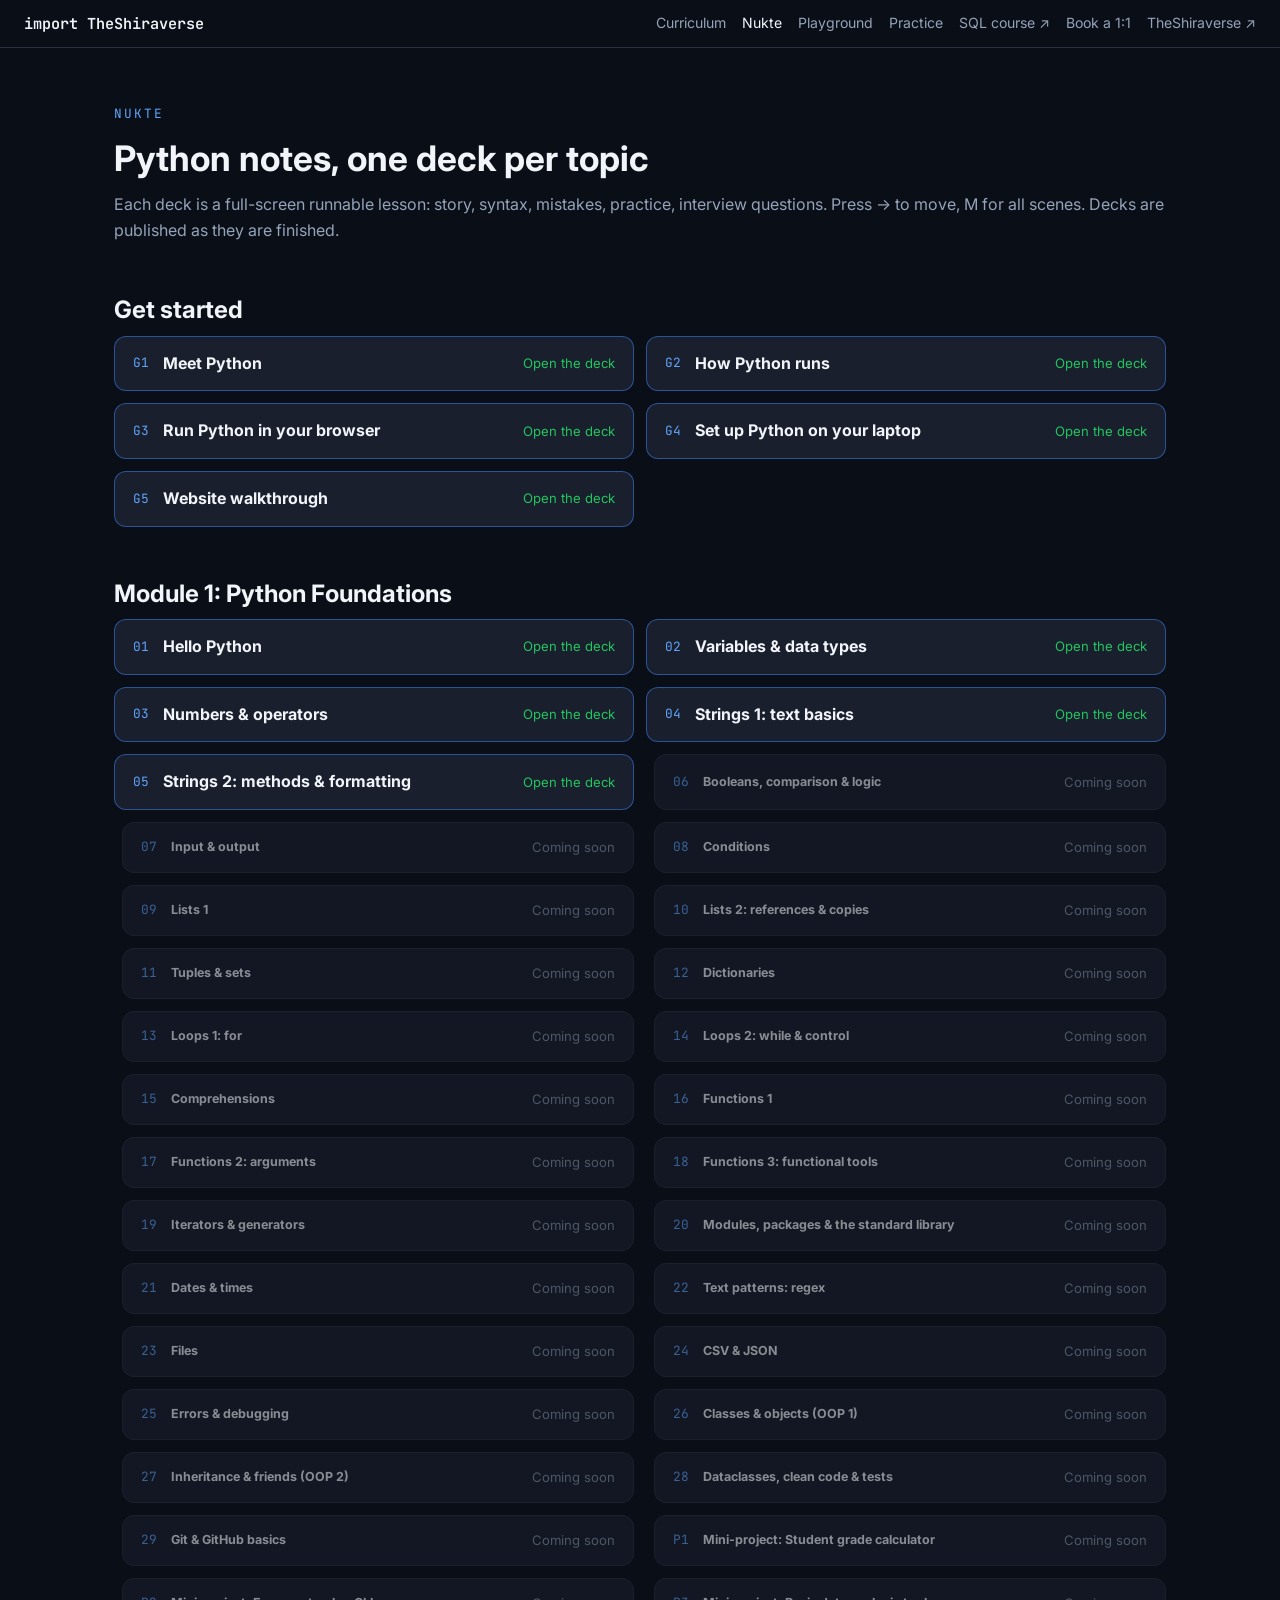
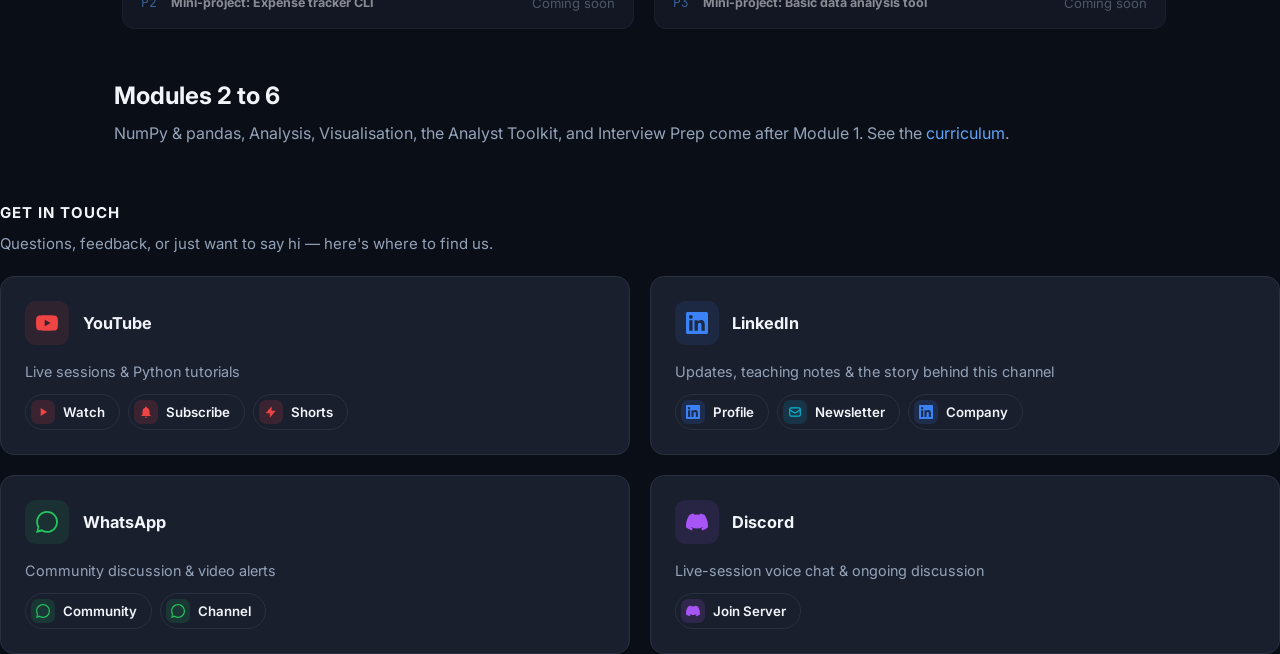
<file: notes/index.html>
<!DOCTYPE html>
<html lang="en">
<head>
<meta charset="UTF-8">
<meta name="viewport" content="width=device-width, initial-scale=1.0">
<title>Nukte: Python notes | import TheShiraverse</title>
<meta name="description" content="Nukte: one runnable slide deck per Python topic. Module 1: Python Foundations.">
<link rel="canonical" href="https://python.theshiraverse.com/notes/">
<meta property="og:type" content="website"><meta property="og:site_name" content="TheShiraverse">
<meta property="og:title" content="import TheShiraverse | Python for Data Analysts"><meta property="og:description" content="Nukte: one runnable slide deck per Python topic. Module 1: Python Foundations.">
<meta property="og:url" content="https://python.theshiraverse.com/notes/"><meta property="og:image" content="https://python.theshiraverse.com/assets/og.png">
<meta name="twitter:card" content="summary_large_image">
<link rel="icon" href="/assets/favicon.ico" sizes="any"><link rel="icon" type="image/png" sizes="32x32" href="/assets/favicon-32.png"><link rel="apple-touch-icon" href="/assets/apple-touch-icon.png">
<link href="https://fonts.googleapis.com/css2?family=Inter:wght@400;500;600;700;800&family=JetBrains+Mono:wght@400;500&display=swap" rel="stylesheet">
<link rel="stylesheet" href="/assets/chrome.css">
<style>
:root{--bg:#0a0e17;--panel:#111827;--card:#1a1f2e;--border:#2a3040;--text:#f1f5f9;--text2:#94a3b8;--muted:#8492a6;--accent:#3b82f6;--accent-l:#60a5fa;--green:#22c55e;--yellow:#fbbf24}
*{box-sizing:border-box;margin:0}
body{background:var(--bg);color:var(--text);font-family:Inter,system-ui,sans-serif;line-height:1.6;-webkit-font-smoothing:antialiased}
a{color:var(--accent-l);text-decoration:none}a:hover{text-decoration:underline}
a:focus-visible,button:focus-visible{outline:2px solid var(--accent-l);outline-offset:2px}
nav{display:flex;align-items:center;gap:16px;flex-wrap:wrap;padding:12px 24px;border-bottom:1px solid var(--border)}
nav .brand{font:600 .95rem 'JetBrains Mono',monospace;color:var(--text);margin-right:auto}
nav .l{color:var(--text2);font-size:.88rem}nav .l.on{color:var(--text)}
.wrap{max-width:1100px;margin:0 auto;padding:0 24px}
code,.mono{font-family:'JetBrains Mono',monospace}
.btn{display:inline-block;background:var(--accent);color:#fff;font-weight:600;padding:11px 22px;border-radius:10px;margin:4px 8px 4px 0}.btn:hover{text-decoration:none;background:var(--accent-l)}
.btn.s{background:transparent;border:1px solid var(--border);color:var(--text)}
h2{font-size:1.5rem;margin:48px 0 6px}.sub{color:var(--text2);margin-bottom:20px}
.hero{padding:72px 0 24px}
.hero .cmd{font:600 clamp(1.7rem,5vw,3rem)/1.2 'JetBrains Mono',monospace}
.hero .cmd .k{color:#c084fc}.hero .cmd .n{color:var(--accent-l)}
.hero p{color:var(--text2);max-width:640px;margin:16px 0 24px;font-size:1.05rem}
.shell{background:#0d1220;border:1px solid var(--border);border-radius:12px;padding:16px 18px;font:400 .9rem/1.6 'JetBrains Mono',monospace;margin:8px 0 20px;max-width:560px}
.shell .p{color:var(--muted)}.shell .o{color:var(--green)}
.grid{display:grid;grid-template-columns:repeat(3,1fr);gap:16px}
.mod{background:var(--card);border:1px solid var(--border);border-radius:14px;padding:20px}
.mod .n{color:var(--accent-l);font-size:.75rem}.mod h3{font-size:1.05rem;margin:6px 0}.mod p{color:var(--text2);font-size:.9rem}.mod .t{color:var(--muted);font-size:.78rem}
.soon{display:inline-block;background:rgba(251,191,36,.12);color:var(--yellow);font-size:.78rem;padding:3px 10px;border-radius:99px;margin-left:8px;vertical-align:middle}
.steps{display:grid;grid-template-columns:repeat(4,1fr);gap:12px;counter-reset:s}
.steps div{background:var(--panel);border:1px solid var(--border);border-radius:12px;padding:14px;font-size:.9rem}
.steps b{display:block;color:var(--accent-l);font-size:.75rem;margin-bottom:4px}
@media(max-width:900px){.grid,.steps{grid-template-columns:1fr 1fr}}@media(max-width:560px){.grid,.steps{grid-template-columns:1fr}}
</style>
<style>.nt{display:flex;align-items:center;gap:14px;background:var(--card);border:1px solid var(--border);border-radius:12px;padding:14px 18px;color:var(--text)}
.nt .n{color:var(--accent-l);font-size:.8rem}.nt .s{margin-left:auto;font-size:.82rem;color:var(--muted)}.nt.live{border-color:#3b82f688}.nt.live .s{color:var(--green)}.nt.soon{opacity:.55}.nt:hover{text-decoration:none}.nt.live:hover{border-color:var(--accent-l)}
.nl{display:grid;grid-template-columns:1fr 1fr;gap:12px}@media(max-width:800px){.nl{grid-template-columns:1fr}}</style></head>
<body>
<nav><a class="brand" href="/">import TheShiraverse</a><span id="site-nav-links"></span></nav>
<div class="wrap" style="padding-top:56px"><div class="mono" style="color:var(--accent-l);font-size:.8rem;letter-spacing:2px">NUKTE</div><h1 style="font-size:2.2rem;margin:6px 0">Python notes, one deck per topic</h1><p class="sub">Each deck is a full-screen runnable lesson: story, syntax, mistakes, practice, interview questions. Press &rarr; to move, M for all scenes. Decks are published as they are finished.</p><h2>Get started</h2><div class="nl"><a class="nt live" href="/notes/get-started/meet-python/"><span class="n mono">G1</span><b>Meet Python</b><span class="s">Open the deck</span></a><a class="nt live" href="/notes/get-started/how-python-runs/"><span class="n mono">G2</span><b>How Python runs</b><span class="s">Open the deck</span></a><a class="nt live" href="/notes/get-started/run-in-your-browser/"><span class="n mono">G3</span><b>Run Python in your browser</b><span class="s">Open the deck</span></a><a class="nt live" href="/notes/get-started/set-up-python/"><span class="n mono">G4</span><b>Set up Python on your laptop</b><span class="s">Open the deck</span></a><a class="nt live" href="/notes/get-started/website-walkthrough/"><span class="n mono">G5</span><b>Website walkthrough</b><span class="s">Open the deck</span></a></div><h2>Module 1: Python Foundations</h2><div class="nl"><a class="nt live" href="/notes/module-1/hello-python/"><span class="n mono">01</span><b>Hello Python</b><span class="s">Open the deck</span></a><a class="nt live" href="/notes/module-1/variables-data-types/"><span class="n mono">02</span><b>Variables & data types</b><span class="s">Open the deck</span></a><a class="nt live" href="/notes/module-1/numbers-operators/"><span class="n mono">03</span><b>Numbers & operators</b><span class="s">Open the deck</span></a><a class="nt live" href="/notes/module-1/strings-text-basics/"><span class="n mono">04</span><b>Strings 1: text basics</b><span class="s">Open the deck</span></a><a class="nt live" href="/notes/module-1/strings-methods-formatting/"><span class="n mono">05</span><b>Strings 2: methods & formatting</b><span class="s">Open the deck</span></a><a class="nt soon"><span class="n mono">06</span><b>Booleans, comparison & logic</b><span class="s">Coming soon</span></a><a class="nt soon"><span class="n mono">07</span><b>Input & output</b><span class="s">Coming soon</span></a><a class="nt soon"><span class="n mono">08</span><b>Conditions</b><span class="s">Coming soon</span></a><a class="nt soon"><span class="n mono">09</span><b>Lists 1</b><span class="s">Coming soon</span></a><a class="nt soon"><span class="n mono">10</span><b>Lists 2: references & copies</b><span class="s">Coming soon</span></a><a class="nt soon"><span class="n mono">11</span><b>Tuples & sets</b><span class="s">Coming soon</span></a><a class="nt soon"><span class="n mono">12</span><b>Dictionaries</b><span class="s">Coming soon</span></a><a class="nt soon"><span class="n mono">13</span><b>Loops 1: for</b><span class="s">Coming soon</span></a><a class="nt soon"><span class="n mono">14</span><b>Loops 2: while & control</b><span class="s">Coming soon</span></a><a class="nt soon"><span class="n mono">15</span><b>Comprehensions</b><span class="s">Coming soon</span></a><a class="nt soon"><span class="n mono">16</span><b>Functions 1</b><span class="s">Coming soon</span></a><a class="nt soon"><span class="n mono">17</span><b>Functions 2: arguments</b><span class="s">Coming soon</span></a><a class="nt soon"><span class="n mono">18</span><b>Functions 3: functional tools</b><span class="s">Coming soon</span></a><a class="nt soon"><span class="n mono">19</span><b>Iterators & generators</b><span class="s">Coming soon</span></a><a class="nt soon"><span class="n mono">20</span><b>Modules, packages & the standard library</b><span class="s">Coming soon</span></a><a class="nt soon"><span class="n mono">21</span><b>Dates & times</b><span class="s">Coming soon</span></a><a class="nt soon"><span class="n mono">22</span><b>Text patterns: regex</b><span class="s">Coming soon</span></a><a class="nt soon"><span class="n mono">23</span><b>Files</b><span class="s">Coming soon</span></a><a class="nt soon"><span class="n mono">24</span><b>CSV & JSON</b><span class="s">Coming soon</span></a><a class="nt soon"><span class="n mono">25</span><b>Errors & debugging</b><span class="s">Coming soon</span></a><a class="nt soon"><span class="n mono">26</span><b>Classes & objects (OOP 1)</b><span class="s">Coming soon</span></a><a class="nt soon"><span class="n mono">27</span><b>Inheritance & friends (OOP 2)</b><span class="s">Coming soon</span></a><a class="nt soon"><span class="n mono">28</span><b>Dataclasses, clean code & tests</b><span class="s">Coming soon</span></a><a class="nt soon"><span class="n mono">29</span><b>Git & GitHub basics</b><span class="s">Coming soon</span></a><a class="nt soon"><span class="n mono">P1</span><b>Mini-project: Student grade calculator</b><span class="s">Coming soon</span></a><a class="nt soon"><span class="n mono">P2</span><b>Mini-project: Expense tracker CLI</b><span class="s">Coming soon</span></a><a class="nt soon"><span class="n mono">P3</span><b>Mini-project: Basic data analysis tool</b><span class="s">Coming soon</span></a></div><h2>Modules 2 to 6</h2><p class="sub">NumPy &amp; pandas, Analysis, Visualisation, the Analyst Toolkit, and Interview Prep come after Module 1. See the <a href="/#curriculum">curriculum</a>.</p></div>
<div id="site-footer-grid" style="margin-top:56px"></div>
<script src="/assets/chrome.js" defer></script>
</body>
</html>
</file>
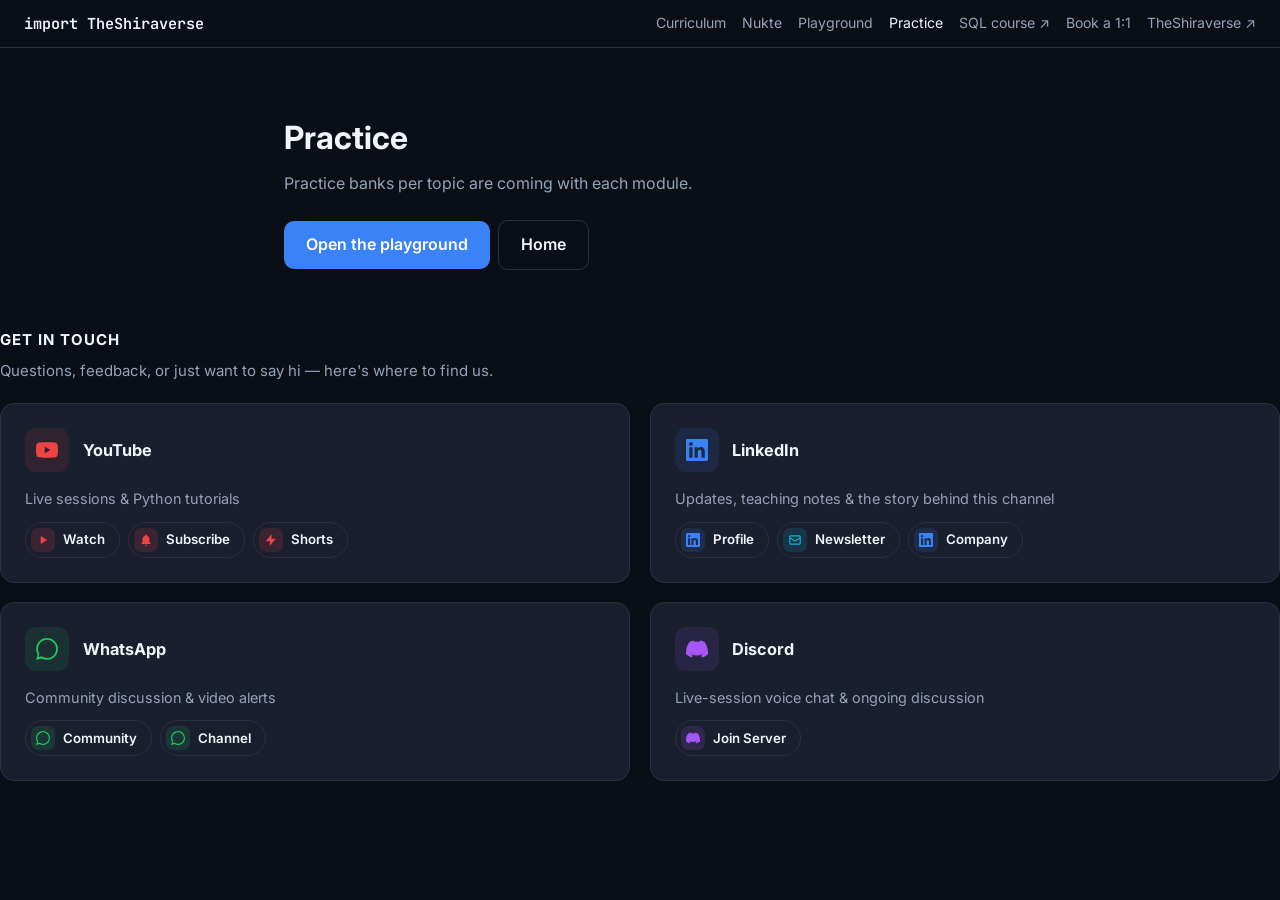
<file: practice/index.html>
<!DOCTYPE html>
<html lang="en">
<head>
<meta charset="UTF-8">
<meta name="viewport" content="width=device-width, initial-scale=1.0">
<title>Practice | import TheShiraverse</title>
<meta name="description" content="Python practice questions. Coming soon.">
<link rel="canonical" href="https://python.theshiraverse.com/practice/">
<meta property="og:type" content="website"><meta property="og:site_name" content="TheShiraverse">
<meta property="og:title" content="Practice | import TheShiraverse"><meta property="og:description" content="Python practice questions. Coming soon.">
<meta property="og:url" content="https://python.theshiraverse.com/practice/"><meta property="og:image" content="https://python.theshiraverse.com/assets/og.png">
<meta name="twitter:card" content="summary_large_image">
<meta name="robots" content="noindex">
<link rel="icon" href="/assets/favicon.ico" sizes="any"><link rel="icon" type="image/png" sizes="32x32" href="/assets/favicon-32.png"><link rel="apple-touch-icon" href="/assets/apple-touch-icon.png">
<link href="https://fonts.googleapis.com/css2?family=Inter:wght@400;500;600;700;800&family=JetBrains+Mono:wght@400;500&display=swap" rel="stylesheet">
<link rel="stylesheet" href="/assets/chrome.css">
<style>
:root{--bg:#0a0e17;--panel:#111827;--card:#1a1f2e;--border:#2a3040;--text:#f1f5f9;--text2:#94a3b8;--muted:#8492a6;--accent:#3b82f6;--accent-l:#60a5fa;--green:#22c55e;--yellow:#fbbf24}
*{box-sizing:border-box;margin:0}
body{background:var(--bg);color:var(--text);font-family:Inter,system-ui,sans-serif;line-height:1.6;-webkit-font-smoothing:antialiased}
a{color:var(--accent-l);text-decoration:none}a:hover{text-decoration:underline}
a:focus-visible,button:focus-visible{outline:2px solid var(--accent-l);outline-offset:2px}
nav{display:flex;align-items:center;gap:16px;flex-wrap:wrap;padding:12px 24px;border-bottom:1px solid var(--border)}
nav .brand{font:600 .95rem 'JetBrains Mono',monospace;color:var(--text);margin-right:auto}
nav .l{color:var(--text2);font-size:.88rem}nav .l.on{color:var(--text)}
.wrap{max-width:1100px;margin:0 auto;padding:0 24px}
code,.mono{font-family:'JetBrains Mono',monospace}
.btn{display:inline-block;background:var(--accent);color:#fff;font-weight:600;padding:11px 22px;border-radius:10px;margin:4px 8px 4px 0}.btn:hover{text-decoration:none;background:var(--accent-l)}
.btn.s{background:transparent;border:1px solid var(--border);color:var(--text)}
h2{font-size:1.5rem;margin:48px 0 6px}.sub{color:var(--text2);margin-bottom:20px}

</style>
</head>
<body>
<nav><a class="brand" href="/">import TheShiraverse</a><span id="site-nav-links"></span></nav>
<div class="wrap" style="padding-top:64px;max-width:760px"><h1 style="font-size:2rem">Practice</h1><p class="sub" style="margin-top:8px">Practice banks per topic are coming with each module.</p><a class="btn" href="/playground/">Open the playground</a><a class="btn s" href="/">Home</a></div><div id="site-footer-grid" style="margin-top:56px"></div>
<script src="/assets/chrome.js" defer></script>
</body>
</html>
</file>
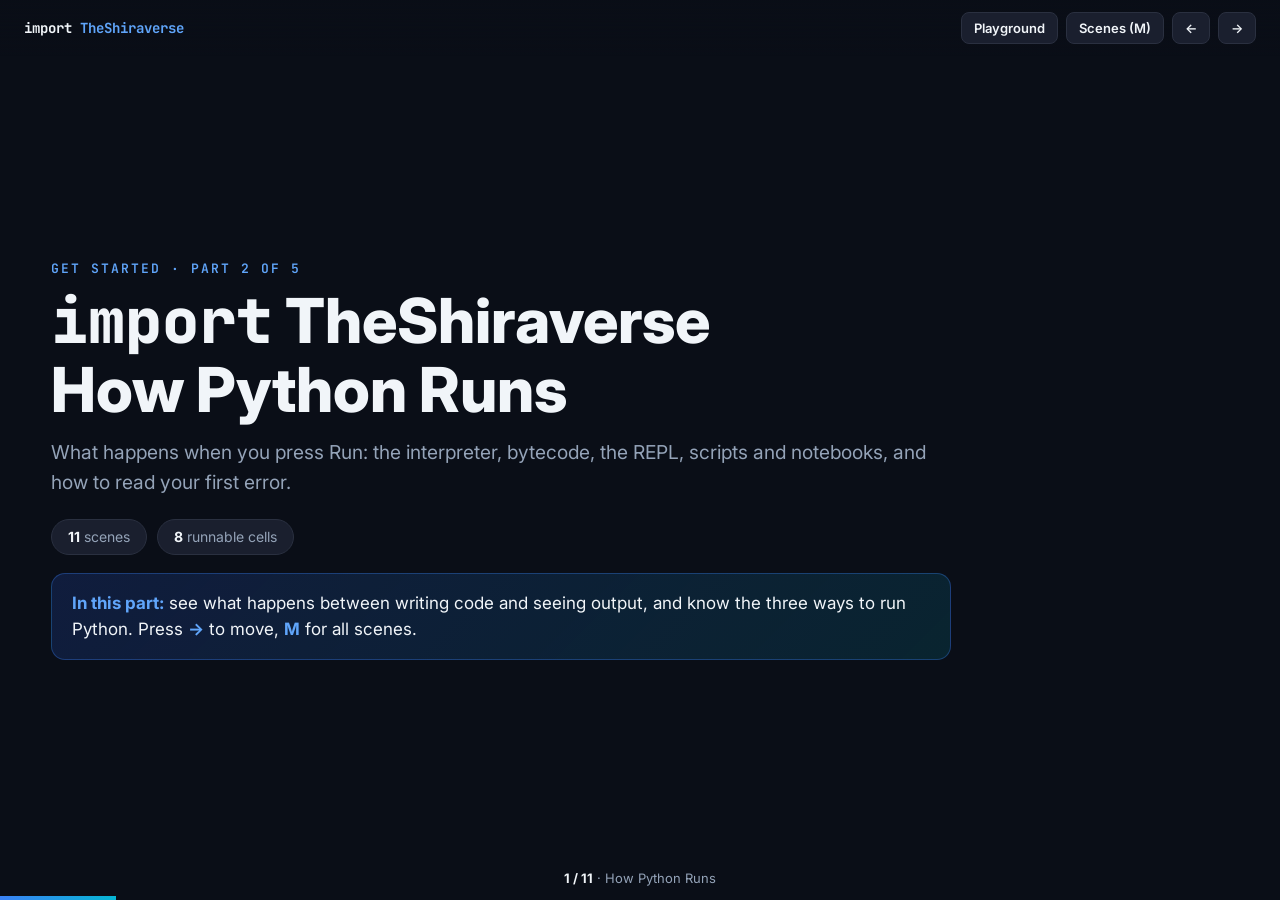
<file: notes/get-started/how-python-runs/index.html>
<!DOCTYPE html>
<html lang="en">
<head>
<meta charset="UTF-8">
<meta name="viewport" content="width=device-width, initial-scale=1.0">
<title>How Python Runs | import TheShiraverse</title>
<meta name="description" content="Get started, part 2 of 5: what happens when you press Run: the interpreter, bytecode, the REPL, scripts and notebooks, and how to read your first error.">
<meta name="robots" content="index, follow, max-image-preview:large">
<link rel="canonical" href="https://python.theshiraverse.com/notes/get-started/how-python-runs/">
<meta property="og:type" content="article"><meta property="og:site_name" content="TheShiraverse">
<meta property="og:title" content="How Python Runs | import TheShiraverse"><meta property="og:description" content="Get started, part 2 of 5: what happens when you press Run: the interpreter, bytecode, the REPL, scripts and notebooks, and how to read your first error.">
<meta property="og:url" content="https://python.theshiraverse.com/notes/get-started/how-python-runs/"><meta property="og:image" content="https://python.theshiraverse.com/assets/og.png">
<meta name="twitter:card" content="summary_large_image">
<link rel="icon" href="/assets/favicon.ico" sizes="any"><link rel="icon" type="image/png" sizes="32x32" href="/assets/favicon-32.png"><link rel="apple-touch-icon" href="/assets/apple-touch-icon.png">
<link rel="preconnect" href="https://fonts.googleapis.com">
<link href="https://fonts.googleapis.com/css2?family=Inter:wght@400;500;600;700;800;900&family=JetBrains+Mono:wght@400;500;600&display=swap" rel="stylesheet">
<link rel="stylesheet" href="/assets/chrome.css"><link rel="stylesheet" href="/assets/deck.css?v=6">
<script>window.PYRUN={base:"/playground/",data:false,packages:[]};</script><script src="/assets/pyrun.js?v=6"></script>
</head>
<body>
<div class="bar"><a class="brand" href="/notes/">import <b>TheShiraverse</b></a><div class="tools"><a href="/playground/" target="_blank" rel="noopener">Playground</a><button id="scenes" type="button">Scenes (M)</button><button id="prev" type="button" aria-label="Previous scene">&larr;</button><button id="next" type="button" aria-label="Next scene">&rarr;</button></div></div>
<div class="stage">
<section class="scene active" data-title="How Python Runs"><div class="inner"><div class="tag">Get started · Part 2 of 5</div><h1><span class="py">import</span> TheShiraverse<br>How Python Runs</h1><p class="lead">What happens when you press Run: the interpreter, bytecode, the REPL, scripts and notebooks, and how to read your first error.</p><div class="chips"><span class="chip"><b>11</b> scenes</span><span class="chip"><b>8</b> runnable cells</span></div><div class="mission"><b>In this part:</b> see what happens between writing code and seeing output, and know the three ways to run Python. Press <b>→</b> to move, <b>M</b> for all scenes.</div></div></section><section class="scene " data-title="Today&#x27;s Agenda"><div class="inner"><div class="tag">Agenda</div><h2>What we cover</h2><div class="grid g3"><div class="pillar"><div class="n">01</div><h3>The journey of a line</h3><ul><li>Interpreter in one picture</li><li>Bytecode, peeked at</li><li>Python versions</li></ul></div><div class="pillar"><div class="n">02</div><h3>Three ways to run Python</h3><ul><li>REPL: type and see</li><li>Script: a .py file</li><li>Notebook: cells and notes</li></ul></div><div class="pillar"><div class="n">03</div><h3>Output and errors</h3><ul><li>Reading what comes back</li><li>Syntax errors vs runtime errors</li><li>Your first traceback</li></ul></div></div></div></section>
<section class="scene " data-title="From Code to Output"><div class="inner"><div class="tag">Part 1 · The journey</div><h2>What happens when you press Run</h2><p class="lead">Python is a program called the interpreter. It reads your code and does what it says, one step at a time.</p><div class="flow"><div class="step"><b>1 Write</b>your code</div><div class="arrow">&rarr;</div><div class="step"><b>2 Read</b>the interpreter checks the syntax</div><div class="arrow">&rarr;</div><div class="step"><b>3 Translate</b>into bytecode, a compact set of steps</div><div class="arrow">&rarr;</div><div class="step"><b>4 Run</b>the Python virtual machine does each step</div><div class="arrow">&rarr;</div><div class="step"><b>5 Show</b>output or an error</div></div><div style="margin-top:22px"><div class="cell"><textarea class="code" rows="3" spellcheck="false" aria-label="Python code">import platform
print(&#x27;Interpreter:&#x27;, platform.python_implementation())
print(&#x27;Major version:&#x27;, platform.python_version_tuple()[0])</textarea><div class="cellbar"><button class="run" type="button">&#9654; Run</button><button class="copy" type="button">Copy</button><button class="reset" type="button">Reset</button><span class="st"></span></div><div class="out" aria-live="polite"></div><div class="vars"></div></div></div><div class="tip"><b>Pro tip.</b> SQL runs inside a database server. Python runs inside the interpreter, on your computer, or right here in your browser.</div></div></section>
<section class="scene " data-title="Peek at Bytecode"><div class="inner"><div class="tag">Part 1 · The journey</div><h2>Bytecode: the step you never see</h2><p class="lead">You never write bytecode, but you can look at it. Each line below is one small instruction.</p><div class="cell"><textarea class="code" rows="6" spellcheck="false" aria-label="Python code">import dis

def add(a, b):
    return a + b

dis.dis(add)</textarea><div class="cellbar"><button class="run" type="button">&#9654; Run</button><button class="copy" type="button">Copy</button><button class="reset" type="button">Reset</button><span class="st"></span></div><div class="out" aria-live="polite"></div><div class="vars"></div></div><div class="tip"><b>Pro tip.</b> You do not need to read this. It shows that Python does not run your text directly; it first turns it into small steps.</div></div></section>
<section class="scene " data-title="Three Ways to Run Python"><div class="inner"><div class="tag">Part 2 · Three ways</div><h2>REPL, script or notebook</h2><p class="lead">Same language, three places to use it.</p><div class="grid g3"><div class="card blue"><span class="k">REPL</span><p>Type a line, see the answer at once. Great for trying things. Nothing is saved. Start it with <code>python</code> or <code>python3</code> in a terminal.</p></div><div class="card green"><span class="k">Script (.py)</span><p>A text file of code that runs top to bottom. Best for repeatable work and automation: <code>python report.py</code>.</p></div><div class="card purple"><span class="k">Notebook (.ipynb)</span><p>Code in cells with notes and charts in between. Best for exploring data and sharing results. Jupyter and VS Code open them.</p></div></div><div style="margin-top:20px"><div class="card"><table class="map"><tr><th></th><th>REPL</th><th>Script</th><th>Notebook</th></tr><tr><td>Saved?</td><td>no</td><td>yes</td><td>yes, with output</td></tr><tr><td>Best for</td><td>quick tests</td><td>automation</td><td>analysis and stories</td></tr><tr><td>Runs</td><td>line by line</td><td>start to end</td><td>cell by cell</td></tr></table></div></div></div></section>
<section class="scene " data-title="The REPL Echo"><div class="inner"><div class="tag">Part 2 · Three ways</div><h2>In the REPL, the last value is shown for you</h2><p class="lead">Type an expression and Python prints its value. Our cells do the same for the last line.</p><div class="grid g2"><div class="cell"><textarea class="code" rows="2" spellcheck="false" aria-label="Python code">2 + 3</textarea><div class="cellbar"><button class="run" type="button">&#9654; Run</button><button class="copy" type="button">Copy</button><button class="reset" type="button">Reset</button><span class="st"></span></div><div class="out" aria-live="polite"></div><div class="vars"></div></div><div class="cell"><textarea class="code" rows="2" spellcheck="false" aria-label="Python code">&#x27;rupees &#x27; * 3</textarea><div class="cellbar"><button class="run" type="button">&#9654; Run</button><button class="copy" type="button">Copy</button><button class="reset" type="button">Reset</button><span class="st"></span></div><div class="out" aria-live="polite"></div><div class="vars"></div></div></div><div class="tip"><b>Pro tip.</b> In a script this echo does not happen. You must write <code>print(...)</code> to see anything.</div></div></section>
<section class="scene " data-title="Scripts and __name__"><div class="inner"><div class="tag">Part 2 · Three ways</div><h2>A script knows it is the main program</h2><p class="lead">Every file has a built-in name. When you run a file directly, that name is <code>__main__</code>.</p><div class="cell"><textarea class="code" rows="2" spellcheck="false" aria-label="Python code">print(__name__)</textarea><div class="cellbar"><button class="run" type="button">&#9654; Run</button><button class="copy" type="button">Copy</button><button class="reset" type="button">Reset</button><span class="st"></span></div><div class="out" aria-live="polite"></div><div class="vars"></div></div><div class="warn"><b>Watch out.</b> You will use this later (<code>if __name__ == '__main__':</code>) to let a file act as both a script and a module.</div></div></section>
<section class="scene " data-title="Python Versions"><div class="inner"><div class="tag">Part 3 · Versions and files</div><h2>A version is a number you should know</h2><p class="lead">Python 3.15 is the latest at the time of writing. Libraries state which Python versions they support.</p><div class="grid g2"><div class="card blue"><span class="k">What a version number means</span><p><code>3.15.2</code> is major 3, minor 15, patch 2. Minor versions add features each year; patches fix bugs.</p></div><div class="card green"><span class="k">Why it matters</span><p>Code written for 3.8 usually runs on 3.15, but new syntax from 3.15 will not run on old Pythons. Check with <code>python --version</code>.</p></div></div><div style="margin-top:20px"><div class="cell"><textarea class="code" rows="2" spellcheck="false" aria-label="Python code">import sys
print(sys.version_info.major, sys.version_info.minor)</textarea><div class="cellbar"><button class="run" type="button">&#9654; Run</button><button class="copy" type="button">Copy</button><button class="reset" type="button">Reset</button><span class="st"></span></div><div class="out" aria-live="polite"></div><div class="vars"></div></div><div class="tip"><b>Pro tip.</b> The browser here runs Python 3.12, a little behind the latest. That is fine: everything in this course works on 3.12 and newer. Your laptop can have the newest version.</div></div></div></section>
<section class="scene " data-title="Reading Errors"><div class="inner"><div class="tag">Part 4 · Output and errors</div><h2>An error is information, not failure</h2><p class="lead">Python tells you what went wrong and where. Read the last line first.</p><div class="grid g2"><div><div class="label r">Runtime error: the code ran, then broke</div><div class="cell"><textarea class="code" rows="2" spellcheck="false" aria-label="Python code">print(helo)</textarea><div class="cellbar"><button class="run" type="button">&#9654; Run</button><button class="copy" type="button">Copy</button><button class="reset" type="button">Reset</button><span class="st"></span></div><div class="out" aria-live="polite"></div><div class="vars"></div></div></div><div><div class="label r">Syntax error: Python cannot even start</div><div class="cell"><textarea class="code" rows="2" spellcheck="false" aria-label="Python code">print(&#x27;hello&#x27;</textarea><div class="cellbar"><button class="run" type="button">&#9654; Run</button><button class="copy" type="button">Copy</button><button class="reset" type="button">Reset</button><span class="st"></span></div><div class="out" aria-live="polite"></div><div class="vars"></div></div></div></div><div class="warn"><b>Watch out.</b> A syntax error stops the program <b>before</b> anything runs. A runtime error happens <b>while</b> it runs, so earlier lines may already have printed.</div></div></section>
<section class="scene " data-title="Self-Check"><div class="inner"><div class="tag">Self-Check</div><h2>Can you answer these?</h2><p class="lead">Click a card to check yourself.</p><div class="grid g3"><div class="reveal"><div class="q">What is the interpreter?</div><button class="rv" type="button" data-label="Show answer">Show answer</button><div class="answer">The program that reads your code and runs it step by step.</div></div><div class="reveal"><div class="q">REPL, script or notebook: which saves your work as a file of code?</div><button class="rv" type="button" data-label="Show answer">Show answer</button><div class="answer">A script (.py). A notebook also saves, with its output.</div></div><div class="reveal"><div class="q">In a script, why does <code>2 + 3</code> alone show nothing?</div><button class="rv" type="button" data-label="Show answer">Show answer</button><div class="answer">Only the REPL and notebook cells echo the last value. In a script you need <code>print()</code>.</div></div><div class="reveal"><div class="q">What does <code>__name__</code> equal when you run a file directly?</div><button class="rv" type="button" data-label="Show answer">Show answer</button><div class="answer"><code>'__main__'</code></div></div><div class="reveal"><div class="q">Which line of an error should you read first?</div><button class="rv" type="button" data-label="Show answer">Show answer</button><div class="answer">The last line: it names the error and the reason.</div></div><div class="reveal"><div class="q">Syntax error or runtime error: which happens before any code runs?</div><button class="rv" type="button" data-label="Show answer">Show answer</button><div class="answer">A syntax error.</div></div></div></div></section>
<section class="scene " data-title="Next"><div class="inner"><div class="tag">Next</div><h2>Run Python in your browser</h2><p class="lead">Open the playground, run and change code, and learn what runs in the browser and what does not.</p><div style="margin-top:18px"><a class="btn-next" href="/notes/get-started/run-in-your-browser/">Next: Run Python in your browser &rarr;</a></div></div></section>
</div>
<div class="menu" id="menu"><ol></ol></div>
<div class="progress"></div><div class="foot" id="footinfo"></div>
<script src="/assets/deck.js?v=6"></script>
<script src="/assets/chrome.js" defer></script>
</body>
</html>
</file>
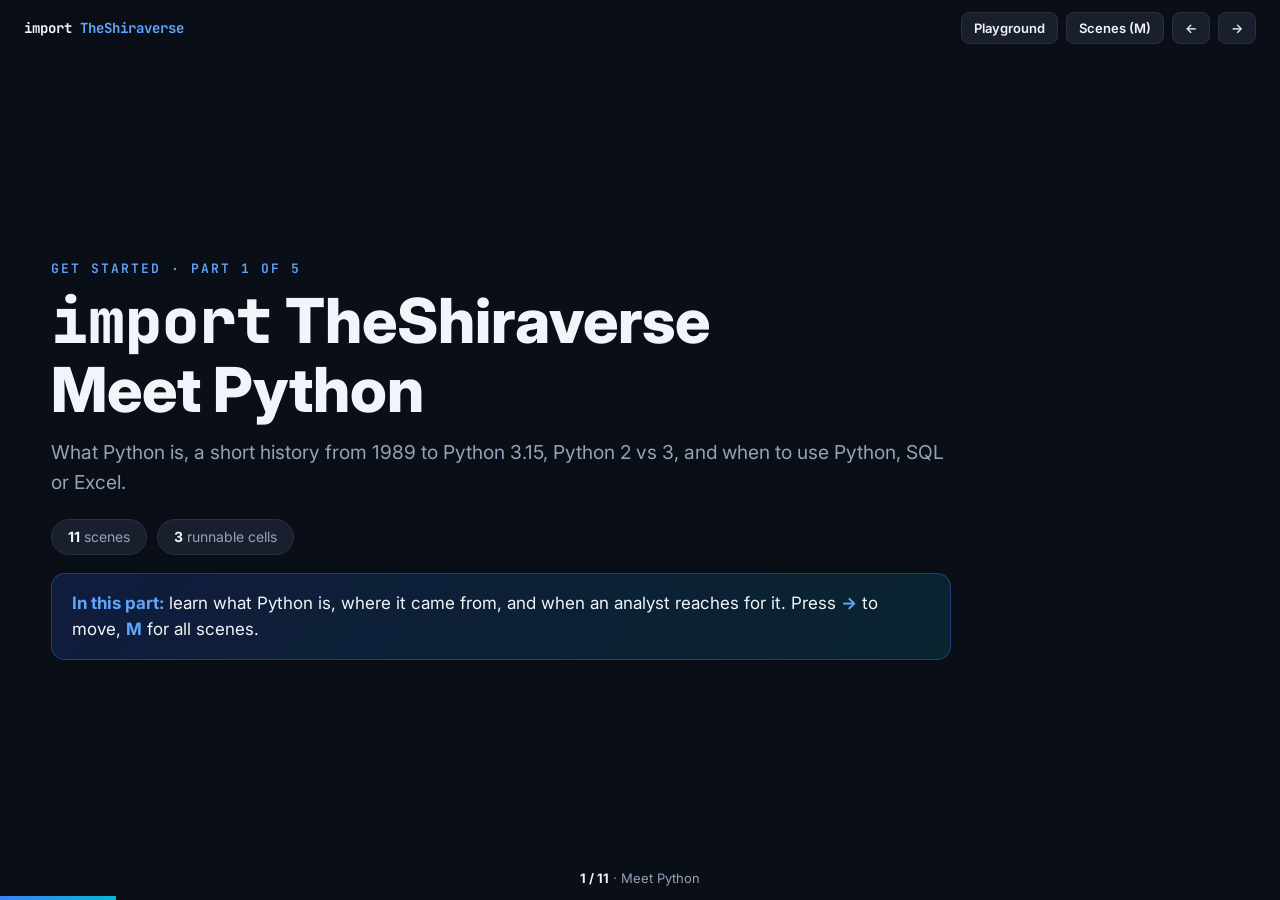
<file: notes/get-started/meet-python/index.html>
<!DOCTYPE html>
<html lang="en">
<head>
<meta charset="UTF-8">
<meta name="viewport" content="width=device-width, initial-scale=1.0">
<title>Meet Python | import TheShiraverse</title>
<meta name="description" content="Get started, part 1 of 5: what Python is, a short history from 1989 to Python 3.15, Python 2 vs 3, and when to use Python, SQL or Excel.">
<meta name="robots" content="index, follow, max-image-preview:large">
<link rel="canonical" href="https://python.theshiraverse.com/notes/get-started/meet-python/">
<meta property="og:type" content="article"><meta property="og:site_name" content="TheShiraverse">
<meta property="og:title" content="Meet Python | import TheShiraverse"><meta property="og:description" content="Get started, part 1 of 5: what Python is, a short history from 1989 to Python 3.15, Python 2 vs 3, and when to use Python, SQL or Excel.">
<meta property="og:url" content="https://python.theshiraverse.com/notes/get-started/meet-python/"><meta property="og:image" content="https://python.theshiraverse.com/assets/og.png">
<meta name="twitter:card" content="summary_large_image">
<link rel="icon" href="/assets/favicon.ico" sizes="any"><link rel="icon" type="image/png" sizes="32x32" href="/assets/favicon-32.png"><link rel="apple-touch-icon" href="/assets/apple-touch-icon.png">
<link rel="preconnect" href="https://fonts.googleapis.com">
<link href="https://fonts.googleapis.com/css2?family=Inter:wght@400;500;600;700;800;900&family=JetBrains+Mono:wght@400;500;600&display=swap" rel="stylesheet">
<link rel="stylesheet" href="/assets/chrome.css"><link rel="stylesheet" href="/assets/deck.css?v=6">
<script>window.PYRUN={base:"/playground/",data:false,packages:[]};</script><script src="/assets/pyrun.js?v=6"></script>
</head>
<body>
<div class="bar"><a class="brand" href="/notes/">import <b>TheShiraverse</b></a><div class="tools"><a href="/playground/" target="_blank" rel="noopener">Playground</a><button id="scenes" type="button">Scenes (M)</button><button id="prev" type="button" aria-label="Previous scene">&larr;</button><button id="next" type="button" aria-label="Next scene">&rarr;</button></div></div>
<div class="stage">
<section class="scene active" data-title="Meet Python"><div class="inner"><div class="tag">Get started · Part 1 of 5</div><h1><span class="py">import</span> TheShiraverse<br>Meet Python</h1><p class="lead">What Python is, a short history from 1989 to Python 3.15, Python 2 vs 3, and when to use Python, SQL or Excel.</p><div class="chips"><span class="chip"><b>11</b> scenes</span><span class="chip"><b>3</b> runnable cells</span></div><div class="mission"><b>In this part:</b> learn what Python is, where it came from, and when an analyst reaches for it. Press <b>→</b> to move, <b>M</b> for all scenes.</div></div></section><section class="scene " data-title="Today&#x27;s Agenda"><div class="inner"><div class="tag">Agenda</div><h2>What we cover</h2><div class="grid g3"><div class="pillar"><div class="n">01</div><h3>What Python is</h3><ul><li>A language for giving instructions</li><li>Readable on purpose</li><li>What people build with it</li></ul></div><div class="pillar"><div class="n">02</div><h3>Where it came from</h3><ul><li>Guido van Rossum, 1989</li><li>Python 2 and Python 3</li><li>Python today</li></ul></div><div class="pillar"><div class="n">03</div><h3>Python, SQL or Excel?</h3><ul><li>What each tool is best at</li><li>Match the job to the tool</li><li>What this course covers</li></ul></div></div></div></section>
<section class="scene " data-title="What Python Is"><div class="inner"><div class="tag">Part 1 · What it is</div><h2>Python is a language for giving instructions to a computer</h2><p class="lead">You write short, readable lines. Python runs them. That is the whole idea.</p><div class="grid g3"><div class="card blue"><span class="k">General-purpose</span><p>One language for analysis, automation, websites, science and AI. You are not locked into one job.</p></div><div class="card green"><span class="k">Readable</span><p>Code looks close to plain English. <code>print('Hello')</code> does what it says.</p></div><div class="card purple"><span class="k">Huge library of add-ons</span><p>Other people's tools for tables (pandas), charts (matplotlib), databases, web data and machine learning. Free.</p></div></div><div style="margin-top:20px"><div class="cell"><textarea class="code" rows="3" spellcheck="false" aria-label="Python code">print(&#x27;Hello, TheShiraverse&#x27;)
print(2 + 3)
print(&#x27;Rs&#x27;, 499 * 2)</textarea><div class="cellbar"><button class="run" type="button">&#9654; Run</button><button class="copy" type="button">Copy</button><button class="reset" type="button">Reset</button><span class="st"></span></div><div class="out" aria-live="polite"></div><div class="vars"></div></div></div><div class="tip"><b>Pro tip.</b> This runs for real in your browser. Press Run, then change a word and run again.</div></div></section>
<section class="scene " data-title="A Short History"><div class="inner"><div class="tag">Part 2 · History</div><h2>From a Christmas project to the world's everyday language</h2><p class="lead">Facts below are from the official Python FAQ and python.org.</p><div class="timeline"><div class="row"><div class="when">Dec 1989</div><div>Guido van Rossum starts writing Python during the Christmas holidays.</div></div><div class="row"><div class="when">Feb 1991</div><div>After just over a year of work, Guido posts the first public release to USENET.</div></div><div class="row"><div class="when">2000</div><div>Python 2.0 is released.</div></div><div class="row"><div class="when">Dec 2008</div><div>Python 3.0 arrives: a cleaner language that is not fully compatible with Python 2.</div></div><div class="row"><div class="when">1 Jan 2020</div><div>Python 2 is officially retired: no more fixes, ever.</div></div><div class="row"><div class="when">Oct 2026</div><div>Python 3.15 is the latest release (3.15.2 on 25 Oct 2026).</div></div></div><div class="tip"><b>Pro tip.</b> The name is not the snake. Guido was reading scripts from <b>Monty Python's Flying Circus</b>, a 1970s BBC comedy, and wanted a name that was short, unique and a little mysterious.</div></div></section>
<section class="scene " data-title="Who Looks After Python"><div class="inner"><div class="tag">Part 2 · History</div><h2>Who looks after Python today</h2><div class="grid g2"><div class="card blue"><span class="k">The Python Software Foundation</span><p>An independent non-profit that holds the copyright on Python 2.1 and newer and works to promote and protect the language.</p></div><div class="card green"><span class="k">Free and open source</span><p>You can use Python for work, study or business at no cost. Anyone can read its source code and propose improvements.</p></div></div><div style="margin-top:20px"><div class="cell"><textarea class="code" rows="3" spellcheck="false" aria-label="Python code">import sys
print(&#x27;Major version running here:&#x27;, sys.version_info.major)
print(sys.version_info.major &gt;= 3)</textarea><div class="cellbar"><button class="run" type="button">&#9654; Run</button><button class="copy" type="button">Copy</button><button class="reset" type="button">Reset</button><span class="st"></span></div><div class="out" aria-live="polite"></div><div class="vars"></div></div></div><div class="warn"><b>Watch out.</b> Always learn and use <b>Python 3</b>. If a tutorial shows <code>print 'hello'</code> without brackets, it is Python 2 and out of date.</div></div></section>
<section class="scene " data-title="Python 2 vs Python 3"><div class="inner"><div class="tag">Part 2 · History</div><h2>Why Python 2 vs 3 still matters</h2><p class="lead">Old tutorials and old code on the internet are often Python 2. Spot them quickly.</p><div class="card"><table class="map"><tr><th></th><th>Python 2 (retired)</th><th>Python 3 (use this)</th></tr><tr><td>print</td><td><code>print 'hi'</code> (a statement)</td><td><code>print('hi')</code> (a function)</td></tr><tr><td>7 / 2</td><td>gives <code>3</code> (whole-number division)</td><td>gives <code>3.5</code>; use <code>7 // 2</code> for 3</td></tr><tr><td>Text</td><td>bytes by default, Unicode separate</td><td>Unicode text by default</td></tr><tr><td>Support</td><td>ended 1 Jan 2020</td><td>actively maintained</td></tr></table></div><div style="margin-top:20px"><div class="cell"><textarea class="code" rows="2" spellcheck="false" aria-label="Python code">print(7 / 2)
print(7 // 2)</textarea><div class="cellbar"><button class="run" type="button">&#9654; Run</button><button class="copy" type="button">Copy</button><button class="reset" type="button">Reset</button><span class="st"></span></div><div class="out" aria-live="polite"></div><div class="vars"></div></div></div></div></section>
<section class="scene " data-title="Why Analysts Use Python"><div class="inner"><div class="tag">Part 3 · Python, SQL or Excel?</div><h2>Three tools, three strengths</h2><p class="lead">You will use all three. The skill is knowing which to reach for.</p><div class="grid g3"><div class="card green"><span class="k">Excel</span><p>Fast for small data, quick what-ifs and sharing with people who live in spreadsheets. Hard to repeat and audit at scale.</p></div><div class="card blue"><span class="k">SQL</span><p>Best for asking questions of data that lives in a database: filter, join, group. The work happens where the data is.</p></div><div class="card purple"><span class="k">Python</span><p>Best for cleaning messy files, repeating work every week, statistics, charts and anything the other two cannot do. It can also run SQL.</p></div></div><div class="tip"><b>Pro tip.</b> In this course every Python topic points back to the SQL idea you already know, so you are translating, not starting over.</div></div></section>
<section class="scene " data-title="Match the Job"><div class="inner"><div class="tag">Part 3 · Python, SQL or Excel?</div><h2>Which tool would you reach for?</h2><p class="lead">Think first, then click to check.</p><div class="grid g2"><div class="reveal"><div class="q">Total sales by city from a database with 20 lakh rows</div><button class="rv" type="button" data-label="Show answer">Show answer</button><div class="answer"><b>SQL.</b> The data lives in the database, and <code>GROUP BY</code> runs right there.</div></div><div class="reveal"><div class="q">A quick what-if on 30 rows to show your manager</div><button class="rv" type="button" data-label="Show answer">Show answer</button><div class="answer"><b>Excel.</b> Small, visual, and your manager can open it.</div></div><div class="reveal"><div class="q">Clean 50 messy CSV files the same way every Monday</div><button class="rv" type="button" data-label="Show answer">Show answer</button><div class="answer"><b>Python.</b> Write the steps once, run them every week.</div></div><div class="reveal"><div class="q">Join three tables and filter by date</div><button class="rv" type="button" data-label="Show answer">Show answer</button><div class="answer"><b>SQL</b> if they are in a database. <b>pandas</b> (Python) if they are files.</div></div><div class="reveal"><div class="q">Run a statistical test and draw a chart for a report</div><button class="rv" type="button" data-label="Show answer">Show answer</button><div class="answer"><b>Python.</b> Libraries for statistics and charts are its home ground.</div></div><div class="reveal"><div class="q">Call a web service and save the JSON it returns</div><button class="rv" type="button" data-label="Show answer">Show answer</button><div class="answer"><b>Python.</b> SQL and Excel cannot do this well.</div></div></div></div></section>
<section class="scene " data-title="What This Course Covers"><div class="inner"><div class="tag">Part 3 · Python, SQL or Excel?</div><h2>What you will be able to do</h2><p class="lead">Six modules, topic by topic. No calendar: move at your own speed.</p><div class="card"><table class="map"><tr><th>Module</th><th>You will learn</th></tr><tr><td>1 Python Foundations</td><td>values, text, lists, dictionaries, loops, functions, files, errors, small classes</td></tr><tr><td>2 NumPy &amp; pandas Basics</td><td>load, inspect, select, filter and clean tables</td></tr><tr><td>3 Analysis with pandas</td><td>group, pivot, join, rank, time series, summaries</td></tr><tr><td>4 Visualisation</td><td>the right chart, built well, with a story</td></tr><tr><td>5 Analyst Toolkit</td><td>SQL from Python, cohorts, funnels, A/B tests, automation</td></tr><tr><td>6 Interview Prep &amp; Capstone</td><td>interview patterns and a portfolio project</td></tr></table></div><div class="tip"><b>Pro tip.</b> Machine learning, deep learning and maths are separate courses on TheShiraverse path. This one gets you ready for them.</div></div></section>
<section class="scene " data-title="Self-Check"><div class="inner"><div class="tag">Self-Check</div><h2>Can you answer these?</h2><p class="lead">Click a card to check yourself.</p><div class="grid g3"><div class="reveal"><div class="q">Who created Python, and roughly when?</div><button class="rv" type="button" data-label="Show answer">Show answer</button><div class="answer">Guido van Rossum, started in December 1989; first public release February 1991.</div></div><div class="reveal"><div class="q">Where does the name come from?</div><button class="rv" type="button" data-label="Show answer">Show answer</button><div class="answer">The comedy series Monty Python's Flying Circus, not the snake.</div></div><div class="reveal"><div class="q">Which version do you learn?</div><button class="rv" type="button" data-label="Show answer">Show answer</button><div class="answer">Python 3. Python 2 was retired on 1 January 2020.</div></div><div class="reveal"><div class="q">What does <code>7 / 2</code> give in Python 3?</div><button class="rv" type="button" data-label="Show answer">Show answer</button><div class="answer"><code>3.5</code>. Use <code>7 // 2</code> for 3.</div></div><div class="reveal"><div class="q">Name one job where Python beats SQL and Excel.</div><button class="rv" type="button" data-label="Show answer">Show answer</button><div class="answer">Cleaning many files the same way every week, or calling a web service.</div></div><div class="reveal"><div class="q">Does Python replace SQL?</div><button class="rv" type="button" data-label="Show answer">Show answer</button><div class="answer">No. They work together; Python can even run SQL queries.</div></div></div></div></section>
<section class="scene " data-title="Next"><div class="inner"><div class="tag">Next</div><h2>How Python runs</h2><p class="lead">What happens between writing a line of code and seeing the result: the interpreter, scripts, notebooks and the REPL.</p><div style="margin-top:18px"><a class="btn-next" href="/notes/get-started/how-python-runs/">Next: How Python runs &rarr;</a></div></div></section>
</div>
<div class="menu" id="menu"><ol></ol></div>
<div class="progress"></div><div class="foot" id="footinfo"></div>
<script src="/assets/deck.js?v=6"></script>
<script src="/assets/chrome.js" defer></script>
</body>
</html>
</file>
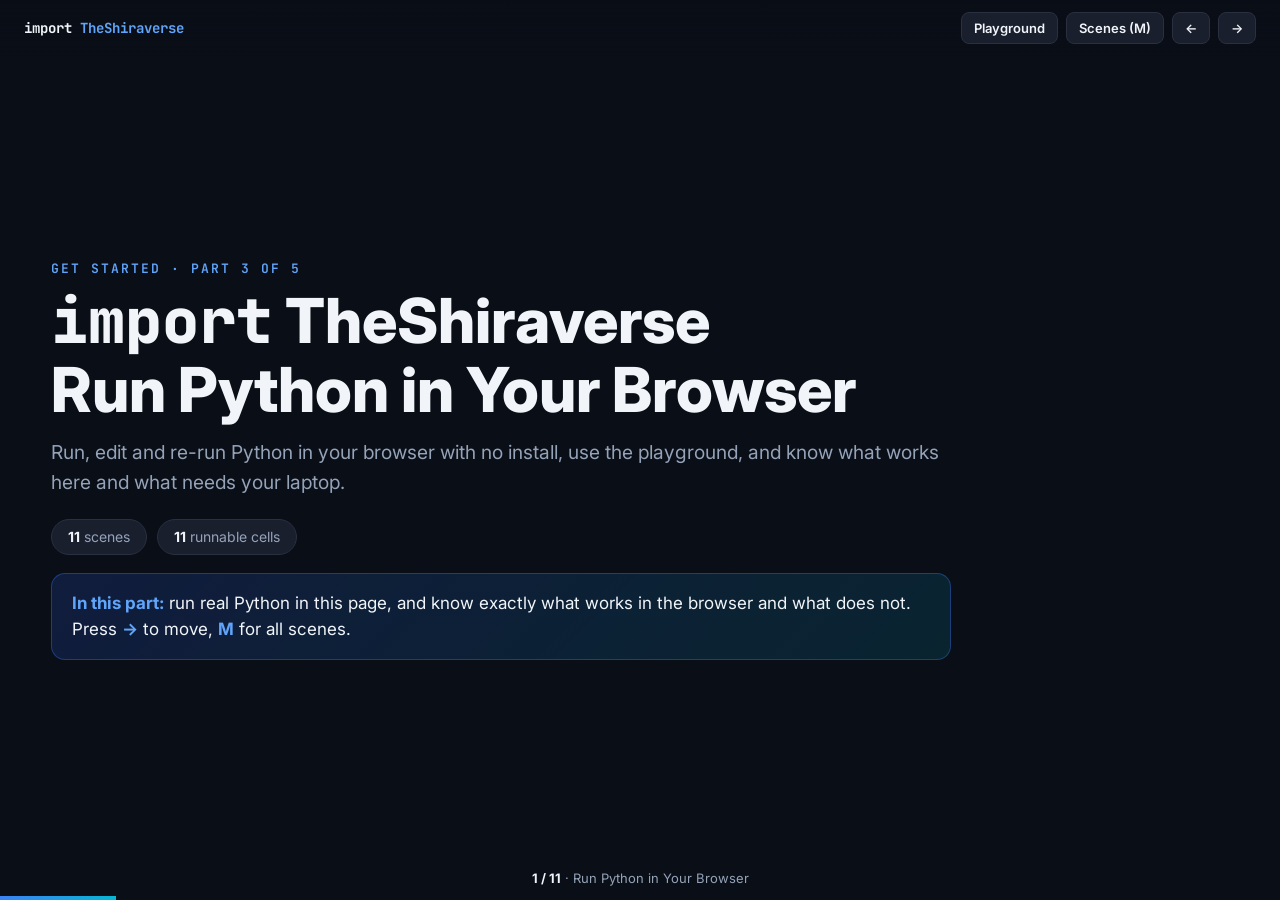
<file: notes/get-started/run-in-your-browser/index.html>
<!DOCTYPE html>
<html lang="en">
<head>
<meta charset="UTF-8">
<meta name="viewport" content="width=device-width, initial-scale=1.0">
<title>Run Python in Your Browser | import TheShiraverse</title>
<meta name="description" content="Get started, part 3 of 5: run, edit and re-run Python in your browser with no install, use the playground, and know what works here and what needs your laptop.">
<meta name="robots" content="index, follow, max-image-preview:large">
<link rel="canonical" href="https://python.theshiraverse.com/notes/get-started/run-in-your-browser/">
<meta property="og:type" content="article"><meta property="og:site_name" content="TheShiraverse">
<meta property="og:title" content="Run Python in Your Browser | import TheShiraverse"><meta property="og:description" content="Get started, part 3 of 5: run, edit and re-run Python in your browser with no install, use the playground, and know what works here and what needs your laptop.">
<meta property="og:url" content="https://python.theshiraverse.com/notes/get-started/run-in-your-browser/"><meta property="og:image" content="https://python.theshiraverse.com/assets/og.png">
<meta name="twitter:card" content="summary_large_image">
<link rel="icon" href="/assets/favicon.ico" sizes="any"><link rel="icon" type="image/png" sizes="32x32" href="/assets/favicon-32.png"><link rel="apple-touch-icon" href="/assets/apple-touch-icon.png">
<link rel="preconnect" href="https://fonts.googleapis.com">
<link href="https://fonts.googleapis.com/css2?family=Inter:wght@400;500;600;700;800;900&family=JetBrains+Mono:wght@400;500;600&display=swap" rel="stylesheet">
<link rel="stylesheet" href="/assets/chrome.css"><link rel="stylesheet" href="/assets/deck.css?v=6">
<script>window.PYRUN={base:"/playground/",data:false,packages:[]};</script><script src="/assets/pyrun.js?v=6"></script>
</head>
<body>
<div class="bar"><a class="brand" href="/notes/">import <b>TheShiraverse</b></a><div class="tools"><a href="/playground/" target="_blank" rel="noopener">Playground</a><button id="scenes" type="button">Scenes (M)</button><button id="prev" type="button" aria-label="Previous scene">&larr;</button><button id="next" type="button" aria-label="Next scene">&rarr;</button></div></div>
<div class="stage">
<section class="scene active" data-title="Run Python in Your Browser"><div class="inner"><div class="tag">Get started · Part 3 of 5</div><h1><span class="py">import</span> TheShiraverse<br>Run Python in Your Browser</h1><p class="lead">Run, edit and re-run Python in your browser with no install, use the playground, and know what works here and what needs your laptop.</p><div class="chips"><span class="chip"><b>11</b> scenes</span><span class="chip"><b>11</b> runnable cells</span></div><div class="mission"><b>In this part:</b> run real Python in this page, and know exactly what works in the browser and what does not. Press <b>→</b> to move, <b>M</b> for all scenes.</div></div></section><section class="scene " data-title="Today&#x27;s Agenda"><div class="inner"><div class="tag">Agenda</div><h2>What we cover</h2><div class="grid g3"><div class="pillar"><div class="n">01</div><h3>How it works</h3><ul><li>Python inside your browser tab</li><li>What the first run does</li><li>Your code stays on your device</li></ul></div><div class="pillar"><div class="n">02</div><h3>Using the cells and playground</h3><ul><li>Run, edit, reset, copy</li><li>Each cell starts fresh</li><li>The playground remembers</li></ul></div><div class="pillar"><div class="n">03</div><h3>Limits</h3><ul><li>What works here</li><li>What needs your laptop</li><li>Try it: five small tasks</li></ul></div></div></div></section>
<section class="scene " data-title="How It Works"><div class="inner"><div class="tag">Part 1 · How it works</div><h2>Real Python, running in your browser tab</h2><p class="lead">The interpreter you met in the last part has been compiled so it runs inside the browser. No install, no account, works on a phone too.</p><div class="grid g3"><div class="card blue"><span class="k">First run</span><p>The first time you press Run, the browser downloads Python (about 10 MB). You will see a message. After that it is fast.</p></div><div class="card green"><span class="k">On your device</span><p>The code runs on your computer or phone, in your tab. Nothing you type is sent to a server to be run.</p></div><div class="card purple"><span class="k">Same language</span><p>It is genuine Python 3, so what you learn here is what you will use on your laptop.</p></div></div><div style="margin-top:20px"><div class="cell"><textarea class="code" rows="3" spellcheck="false" aria-label="Python code">print(&#x27;Running inside the browser&#x27;)
import sys
print(&#x27;Python&#x27;, sys.version_info.major)</textarea><div class="cellbar"><button class="run" type="button">&#9654; Run</button><button class="copy" type="button">Copy</button><button class="reset" type="button">Reset</button><span class="st"></span></div><div class="out" aria-live="polite"></div><div class="vars"></div></div></div></div></section>
<section class="scene " data-title="Using a Cell"><div class="inner"><div class="tag">Part 2 · Using the cells</div><h2>Every code box on this site is a live cell</h2><p class="lead">Run it, change it, break it. You cannot hurt anything.</p><div class="grid g2"><div class="cell" data-vars><textarea class="code" rows="3" spellcheck="false" aria-label="Python code">name = &#x27;TheShiraverse&#x27;
greeting = &#x27;Hello, &#x27; + name
print(greeting)</textarea><div class="cellbar"><button class="run" type="button">&#9654; Run</button><button class="copy" type="button">Copy</button><button class="reset" type="button">Reset</button><span class="st"></span></div><div class="out" aria-live="polite"></div><div class="vars"></div></div><div class="card"><span class="k">Controls</span><ul style="padding-left:18px;color:var(--muted);line-height:1.9"><li><b>Run</b> or <b>Ctrl/Cmd + Enter</b> runs the cell</li><li>Click in the box and <b>edit</b> the code</li><li><b>Reset</b> restores the original code</li><li><b>Copy</b> copies it so you can paste it elsewhere</li><li>The <b>memory table</b> shows the variables the cell created</li><li><b>Tab</b> inserts four spaces</li></ul></div></div></div></section>
<section class="scene " data-title="Each Cell Starts Fresh"><div class="inner"><div class="tag">Part 2 · Using the cells</div><h2>In the notes, every cell starts from a clean slate</h2><p class="lead">A variable made in one cell is not visible in the next. That keeps every example self-contained.</p><div class="grid g2"><div><div class="label g">Cell A: makes a variable</div><div class="cell"><textarea class="code" rows="2" spellcheck="false" aria-label="Python code">secret = 42
print(secret)</textarea><div class="cellbar"><button class="run" type="button">&#9654; Run</button><button class="copy" type="button">Copy</button><button class="reset" type="button">Reset</button><span class="st"></span></div><div class="out" aria-live="polite"></div><div class="vars"></div></div></div><div><div class="label r">Cell B: tries to use it</div><div class="cell"><textarea class="code" rows="2" spellcheck="false" aria-label="Python code">print(secret)</textarea><div class="cellbar"><button class="run" type="button">&#9654; Run</button><button class="copy" type="button">Copy</button><button class="reset" type="button">Reset</button><span class="st"></span></div><div class="out" aria-live="polite"></div><div class="vars"></div></div></div></div><div class="tip"><b>Pro tip.</b> The playground is different: it <b>remembers</b> variables from one run to the next, like a notebook. Use it when you want to build on earlier lines.</div></div></section>
<section class="scene " data-title="The Playground"><div class="inner"><div class="tag">Part 2 · Using the playground</div><h2>A blank page to experiment on</h2><p class="lead">Open <a href="/playground/">python.theshiraverse.com/playground</a>. It loads pandas and NumPy and ten RetailMart tables so you can try real data early.</p><div class="grid g3"><div class="card blue"><span class="k">Examples menu</span><p>Pick a starter: hello, reading a table, filtering, grouping, merging.</p></div><div class="card green"><span class="k">Remembers state</span><p>Variables stay between runs, so you can build step by step.</p></div><div class="card purple"><span class="k">Table list</span><p>The left panel lists each RetailMart file with its columns. Read one with <code>pd.read_csv('data/sales.orders.csv')</code>.</p></div></div><div class="warn"><b>Watch out.</b> The playground is a quick taste. Real practice happens on your own laptop (part 4 sets it up).</div></div></section>
<section class="scene " data-title="What Works and What Does Not"><div class="inner"><div class="tag">Part 3 · Limits</div><h2>Know the edges so nothing surprises you</h2><div class="grid g2"><div class="card green"><span class="k">Works in the browser</span><ul><li>All core Python: values, text, lists, dictionaries, loops, functions, classes</li><li>Standard library: <code>math</code>, <code>random</code>, <code>datetime</code>, <code>json</code>, <code>re</code>, <code>csv</code></li><li>pandas and NumPy (in the playground)</li><li>Files, held in the browser's memory while the tab is open</li></ul></div><div class="card red"><span class="k">Needs your laptop</span><ul><li><code>input()</code>: browser cells cannot wait for typing</li><li>Files that survive after you close the tab</li><li>Installing extra packages with pip</li><li>Heavy libraries such as deep-learning toolkits</li><li>Some web requests, which browsers block for safety</li></ul></div></div></div></section>
<section class="scene " data-title="Two Limits, Live"><div class="inner"><div class="tag">Part 3 · Limits</div><h2>See the two limits you will hit first</h2><div class="grid g2"><div><div class="label g">Files live in memory</div><div class="cell"><textarea class="code" rows="3" spellcheck="false" aria-label="Python code">with open(&#x27;/tmp/note.txt&#x27;, &#x27;w&#x27;) as f:
    f.write(&#x27;hello&#x27;)
print(open(&#x27;/tmp/note.txt&#x27;).read())</textarea><div class="cellbar"><button class="run" type="button">&#9654; Run</button><button class="copy" type="button">Copy</button><button class="reset" type="button">Reset</button><span class="st"></span></div><div class="out" aria-live="polite"></div><div class="vars"></div></div></div><div><div class="label r">input() cannot wait for a keyboard</div><div class="cell"><textarea class="code" rows="2" spellcheck="false" aria-label="Python code">name = input(&#x27;Your name? &#x27;)
print(&#x27;Hi&#x27;, name)</textarea><div class="cellbar"><button class="run" type="button">&#9654; Run</button><button class="copy" type="button">Copy</button><button class="reset" type="button">Reset</button><span class="st"></span></div><div class="out" aria-live="polite"></div><div class="vars"></div></div></div></div><div class="tip"><b>Pro tip.</b> The file above vanishes when you close the tab. The <code>input()</code> error is expected here; you will learn <code>input()</code> properly in the Input &amp; output topic.</div></div></section>
<section class="scene " data-title="Try It: Five Small Tasks"><div class="inner"><div class="tag">Part 3 · Try it</div><h2>Run each one, then change it</h2><p class="lead">Each task is a cell. Edit, run, and see what changes.</p><div class="grid g2"><div class="card"><span class="k">1 · Change the greeting</span><p>Make it say your name.</p></div><div class="cell"><textarea class="code" rows="2" spellcheck="false" aria-label="Python code">print(&#x27;Hello, world&#x27;)</textarea><div class="cellbar"><button class="run" type="button">&#9654; Run</button><button class="copy" type="button">Copy</button><button class="reset" type="button">Reset</button><span class="st"></span></div><div class="out" aria-live="polite"></div><div class="vars"></div></div><div class="card"><span class="k">2 · Change the numbers</span><p>Try a bigger multiplication.</p></div><div class="cell"><textarea class="code" rows="2" spellcheck="false" aria-label="Python code">print(12 * 34)</textarea><div class="cellbar"><button class="run" type="button">&#9654; Run</button><button class="copy" type="button">Copy</button><button class="reset" type="button">Reset</button><span class="st"></span></div><div class="out" aria-live="polite"></div><div class="vars"></div></div><div class="card"><span class="k">3 · Fix the error</span><p>One word is misspelled.</p></div><div class="cell"><textarea class="code" rows="2" spellcheck="false" aria-label="Python code">pritn(&#x27;fix me&#x27;)</textarea><div class="cellbar"><button class="run" type="button">&#9654; Run</button><button class="copy" type="button">Copy</button><button class="reset" type="button">Reset</button><span class="st"></span></div><div class="out" aria-live="polite"></div><div class="vars"></div></div><div class="card"><span class="k">4 · Predict first</span><p>What will this print? Then run it.</p></div><div class="cell"><textarea class="code" rows="2" spellcheck="false" aria-label="Python code">print(&#x27;ha&#x27; * 3)</textarea><div class="cellbar"><button class="run" type="button">&#9654; Run</button><button class="copy" type="button">Copy</button><button class="reset" type="button">Reset</button><span class="st"></span></div><div class="out" aria-live="polite"></div><div class="vars"></div></div><div class="card"><span class="k">5 · Make your own</span><p>Create two variables and print their sum.</p></div><div class="cell" data-vars><textarea class="code" rows="2" spellcheck="false" aria-label="Python code">a = 5
b = 7</textarea><div class="cellbar"><button class="run" type="button">&#9654; Run</button><button class="copy" type="button">Copy</button><button class="reset" type="button">Reset</button><span class="st"></span></div><div class="out" aria-live="polite"></div><div class="vars"></div></div></div></div></section>
<section class="scene " data-title="Self-Check"><div class="inner"><div class="tag">Self-Check</div><h2>Can you answer these?</h2><p class="lead">Click a card to check yourself.</p><div class="grid g3"><div class="reveal"><div class="q">Where does the code actually run?</div><button class="rv" type="button" data-label="Show answer">Show answer</button><div class="answer">On your own device, inside the browser tab.</div></div><div class="reveal"><div class="q">Why does Cell B fail after Cell A?</div><button class="rv" type="button" data-label="Show answer">Show answer</button><div class="answer">In the notes every cell starts fresh, so <code>secret</code> does not exist there.</div></div><div class="reveal"><div class="q">Which tool remembers variables between runs?</div><button class="rv" type="button" data-label="Show answer">Show answer</button><div class="answer">The playground.</div></div><div class="reveal"><div class="q">Name one thing that needs your laptop.</div><button class="rv" type="button" data-label="Show answer">Show answer</button><div class="answer"><code>input()</code>, files that last, pip installs, heavy libraries.</div></div><div class="reveal"><div class="q">What happens to a file you write in the browser?</div><button class="rv" type="button" data-label="Show answer">Show answer</button><div class="answer">It lives in memory and disappears when you close the tab.</div></div><div class="reveal"><div class="q">How do you restore a cell you changed?</div><button class="rv" type="button" data-label="Show answer">Show answer</button><div class="answer">Press Reset.</div></div></div></div></section>
<section class="scene " data-title="Next"><div class="inner"><div class="tag">Next</div><h2>Set up Python on your laptop</h2><p class="lead">Install Python and VS Code, create a virtual environment, install packages with pip, and run Jupyter.</p><div style="margin-top:18px"><a class="btn-next" href="/notes/get-started/set-up-python/">Next: Set up Python on your laptop &rarr;</a></div></div></section>
</div>
<div class="menu" id="menu"><ol></ol></div>
<div class="progress"></div><div class="foot" id="footinfo"></div>
<script src="/assets/deck.js?v=6"></script>
<script src="/assets/chrome.js" defer></script>
</body>
</html>
</file>
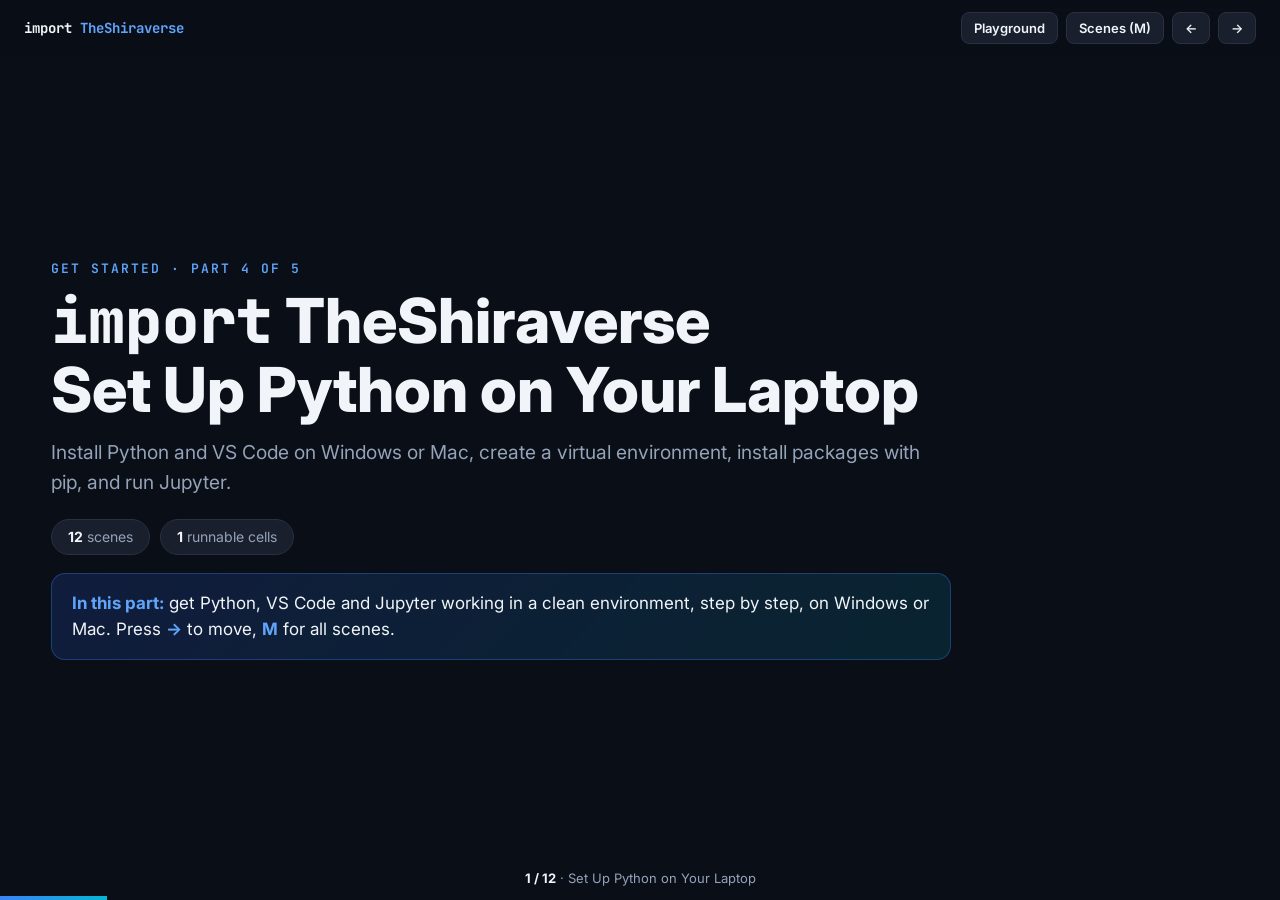
<file: notes/get-started/set-up-python/index.html>
<!DOCTYPE html>
<html lang="en">
<head>
<meta charset="UTF-8">
<meta name="viewport" content="width=device-width, initial-scale=1.0">
<title>Set Up Python on Your Laptop | import TheShiraverse</title>
<meta name="description" content="Get started, part 4 of 5: install Python and VS Code on Windows or Mac, create a virtual environment, install packages with pip, and run Jupyter.">
<meta name="robots" content="index, follow, max-image-preview:large">
<link rel="canonical" href="https://python.theshiraverse.com/notes/get-started/set-up-python/">
<meta property="og:type" content="article"><meta property="og:site_name" content="TheShiraverse">
<meta property="og:title" content="Set Up Python on Your Laptop | import TheShiraverse"><meta property="og:description" content="Get started, part 4 of 5: install Python and VS Code on Windows or Mac, create a virtual environment, install packages with pip, and run Jupyter.">
<meta property="og:url" content="https://python.theshiraverse.com/notes/get-started/set-up-python/"><meta property="og:image" content="https://python.theshiraverse.com/assets/og.png">
<meta name="twitter:card" content="summary_large_image">
<link rel="icon" href="/assets/favicon.ico" sizes="any"><link rel="icon" type="image/png" sizes="32x32" href="/assets/favicon-32.png"><link rel="apple-touch-icon" href="/assets/apple-touch-icon.png">
<link rel="preconnect" href="https://fonts.googleapis.com">
<link href="https://fonts.googleapis.com/css2?family=Inter:wght@400;500;600;700;800;900&family=JetBrains+Mono:wght@400;500;600&display=swap" rel="stylesheet">
<link rel="stylesheet" href="/assets/chrome.css"><link rel="stylesheet" href="/assets/deck.css?v=6">
<script>window.PYRUN={base:"/playground/",data:false,packages:[]};</script><script src="/assets/pyrun.js?v=6"></script>
</head>
<body>
<div class="bar"><a class="brand" href="/notes/">import <b>TheShiraverse</b></a><div class="tools"><a href="/playground/" target="_blank" rel="noopener">Playground</a><button id="scenes" type="button">Scenes (M)</button><button id="prev" type="button" aria-label="Previous scene">&larr;</button><button id="next" type="button" aria-label="Next scene">&rarr;</button></div></div>
<div class="stage">
<section class="scene active" data-title="Set Up Python on Your Laptop"><div class="inner"><div class="tag">Get started · Part 4 of 5</div><h1><span class="py">import</span> TheShiraverse<br>Set Up Python on Your Laptop</h1><p class="lead">Install Python and VS Code on Windows or Mac, create a virtual environment, install packages with pip, and run Jupyter.</p><div class="chips"><span class="chip"><b>12</b> scenes</span><span class="chip"><b>1</b> runnable cells</span></div><div class="mission"><b>In this part:</b> get Python, VS Code and Jupyter working in a clean environment, step by step, on Windows or Mac. Press <b>→</b> to move, <b>M</b> for all scenes.</div></div></section><section class="scene " data-title="Today&#x27;s Agenda"><div class="inner"><div class="tag">Agenda</div><h2>What we cover</h2><div class="grid g3"><div class="pillar"><div class="n">01</div><h3>Install</h3><ul><li>Python on Windows or Mac</li><li>VS Code and its Python extension</li><li>Anaconda as an alternative</li></ul></div><div class="pillar"><div class="n">02</div><h3>Environments and packages</h3><ul><li>Virtual environments (venv)</li><li>pip: install, list, freeze</li><li>requirements.txt</li></ul></div><div class="pillar"><div class="n">03</div><h3>Run and fix</h3><ul><li>Your first script</li><li>Jupyter</li><li>Common problems and fixes</li></ul></div></div></div></section>
<section class="scene " data-title="The Plan"><div class="inner"><div class="tag">Overview</div><h2>Five steps, about thirty minutes</h2><p class="lead">Do them in order. Each step has a check so you know it worked.</p><div class="grid g5"><div class="card blue"><span class="k">1 · Python</span><p>Install it and check the version.</p></div><div class="card green"><span class="k">2 · VS Code</span><p>A free editor with a Python extension.</p></div><div class="card orange"><span class="k">3 · Environment</span><p>A private folder of packages for this course.</p></div><div class="card purple"><span class="k">4 · Packages</span><p>Install pandas, matplotlib and Jupyter with pip.</p></div><div class="card red"><span class="k">5 · Run</span><p>Run a script and a notebook.</p></div></div><div class="tip"><b>Pro tip.</b> Terminal commands are in dark boxes with a <b>Copy</b> button. Run them in a terminal, not in the browser cells.</div></div></section>
<section class="scene " data-title="Step 1 · Install Python"><div class="inner"><div class="tag">Step 1</div><h2>Install Python (Windows and Mac)</h2><p class="lead">Get it from python.org/downloads. Python 3.15 is the latest at the time of writing; any recent 3.x works for this course.</p><div class="os"><div class="card blue"><span class="k">Windows</span><ul><li>Download the <b>Python install manager</b> from python.org/downloads, or get it from the Microsoft Store.</li><li>Install it, then open a <b>new</b> terminal (PowerShell).</li><li>The commands <code>python</code>, <code>py</code> and <code>pymanager</code> should now exist.</li></ul><div class="term"><div class="termbar"><span>Check (PowerShell)</span><button class="copy2" type="button" data-copy="py -3 --version
py list">Copy</button></div><pre>py -3 --version
py list</pre></div></div><div class="card green"><span class="k">Mac</span><ul><li>Download <b>Python for macOS</b> (.pkg) from python.org/downloads and open it.</li><li>Then open the folder <code>/Applications/Python 3.15/</code> and double-click <b>Install Certificates.command</b>.</li><li>Do not use or modify the older Python that Apple ships.</li></ul><div class="term"><div class="termbar"><span>Check (Terminal)</span><button class="copy2" type="button" data-copy="python3 --version">Copy</button></div><pre>python3 --version</pre></div></div></div><div class="tip"><b>Pro tip.</b> You should see a version starting with <b>3</b>. If you see 2.x, or the command is not found, jump to the problems table later in this page.</div></div></section>
<section class="scene " data-title="Alternative: Anaconda"><div class="inner"><div class="tag">Step 1 (alternative)</div><h2>Anaconda or Miniconda</h2><p class="lead">A bundle that installs Python and manages environments for you. Choose it or plain Python, not both.</p><div class="grid g2"><div class="card blue"><span class="k">Use it if</span><ul><li>You want one installer that includes data tools</li><li>Your team or college already uses conda</li></ul></div><div class="card green"><span class="k">Create an environment</span><div class="term"><div class="termbar"><span>Terminal (Anaconda Prompt on Windows)</span><button class="copy2" type="button" data-copy="conda create --name ds_env python
conda activate ds_env
conda install pandas matplotlib jupyterlab">Copy</button></div><pre>conda create --name ds_env python
conda activate ds_env
conda install pandas matplotlib jupyterlab</pre></div></div></div><div class="warn"><b>Watch out.</b> Do not mix pip and conda for the same package in one environment. Pick one way and stay with it.</div></div></section>
<section class="scene " data-title="Step 2 · VS Code"><div class="inner"><div class="tag">Step 2</div><h2>Install VS Code and the Python extension</h2><p class="lead">VS Code is a free editor from Microsoft. Download it from code.visualstudio.com.</p><div class="grid g3"><div class="card blue"><span class="k">Install the extension</span><p>Open Extensions, search <b>Python</b>, install the one by <b>ms-python</b> (id <code>ms-python.python</code>). It does not include Python itself, which you installed in step 1.</p></div><div class="card green"><span class="k">Pick the interpreter</span><p>Open the Command Palette (<b>Ctrl+Shift+P</b> on Windows, <b>Cmd+Shift+P</b> on Mac) and run <b>Python: Select Interpreter</b>.</p></div><div class="card purple"><span class="k">Open a terminal</span><p>Use <b>Terminal &rarr; New Terminal</b> inside VS Code so your commands run in your project folder.</p></div></div><div class="tip"><b>Pro tip.</b> Open a <b>new</b> terminal after installing Python so it picks up the changes.</div></div></section>
<section class="scene " data-title="Step 3 · Virtual Environment"><div class="inner"><div class="tag">Step 3</div><h2>A virtual environment keeps this course tidy</h2><p class="lead">An environment is a private folder with its own Python and its own packages. Projects never fight over versions. Make one inside your project folder.</p><div class="os"><div class="card blue"><span class="k">Windows (PowerShell)</span><div class="term"><div class="termbar"><span>Create and activate</span><button class="copy2" type="button" data-copy="py -3 -m venv .venv
.venv\Scripts\Activate.ps1">Copy</button></div><pre>py -3 -m venv .venv
.venv\Scripts\Activate.ps1</pre></div><p style="margin-top:8px">If PowerShell says scripts are disabled, run this once:</p><div class="term"><div class="termbar"><span>PowerShell, once</span><button class="copy2" type="button" data-copy="Set-ExecutionPolicy -ExecutionPolicy RemoteSigned -Scope CurrentUser">Copy</button></div><pre>Set-ExecutionPolicy -ExecutionPolicy RemoteSigned -Scope CurrentUser</pre></div></div><div class="card green"><span class="k">Mac and Linux</span><div class="term"><div class="termbar"><span>Create and activate</span><button class="copy2" type="button" data-copy="python3 -m venv .venv
source .venv/bin/activate">Copy</button></div><pre>python3 -m venv .venv
source .venv/bin/activate</pre></div><p style="margin-top:8px">Leave the environment any time with:</p><div class="term"><div class="termbar"><span>Both systems</span><button class="copy2" type="button" data-copy="deactivate">Copy</button></div><pre>deactivate</pre></div></div></div><div class="tip"><b>Pro tip.</b> When it is active, your prompt starts with <b>(.venv)</b>. If you do not see it, you are not inside the environment.</div></div></section>
<section class="scene " data-title="Step 4 · pip"><div class="inner"><div class="tag">Step 4</div><h2>Install packages with pip</h2><p class="lead">pip downloads packages from the Python Package Index. Always run it as <code>python -m pip</code> so it uses the Python you think it does.</p><div class="grid g2"><div class="card blue"><span class="k">Install what the course needs</span><div class="term"><div class="termbar"><span>With the environment active</span><button class="copy2" type="button" data-copy="python -m pip install pandas matplotlib jupyterlab">Copy</button></div><pre>python -m pip install pandas matplotlib jupyterlab</pre></div></div><div class="card green"><span class="k">Check it worked</span><div class="term"><div class="termbar"><span>Prints a version number</span><button class="copy2" type="button" data-copy="python -c &quot;import pandas; print(pandas.__version__)&quot;">Copy</button></div><pre>python -c &quot;import pandas; print(pandas.__version__)&quot;</pre></div></div><div class="card purple"><span class="k">See and share your packages</span><div class="term"><div class="termbar"><span>List, then save</span><button class="copy2" type="button" data-copy="python -m pip list
python -m pip freeze &gt; requirements.txt">Copy</button></div><pre>python -m pip list
python -m pip freeze &gt; requirements.txt</pre></div></div><div class="card orange"><span class="k">Rebuild elsewhere / remove</span><div class="term"><div class="termbar"><span>Install from the list / uninstall</span><button class="copy2" type="button" data-copy="python -m pip install -r requirements.txt
python -m pip uninstall pandas">Copy</button></div><pre>python -m pip install -r requirements.txt
python -m pip uninstall pandas</pre></div></div></div></div></section>
<section class="scene " data-title="Step 5 · Run Something"><div class="inner"><div class="tag">Step 5</div><h2>Run a script and open Jupyter</h2><p class="lead">Create a file called <code>hello.py</code> in VS Code with one line, then run it from the terminal.</p><div class="grid g2"><div class="card blue"><span class="k">A script</span><div class="cell"><textarea class="code" rows="2" spellcheck="false" aria-label="Python code">print(&#x27;Hello, TheShiraverse&#x27;)</textarea><div class="cellbar"><button class="run" type="button">&#9654; Try here</button><button class="copy" type="button">Copy</button><button class="reset" type="button">Reset</button><span class="st"></span></div><div class="out" aria-live="polite"></div><div class="vars"></div></div><div class="term"><div class="termbar"><span>In your terminal</span><button class="copy2" type="button" data-copy="python hello.py">Copy</button></div><pre>python hello.py</pre></div></div><div class="card green"><span class="k">A notebook</span><p>Either run Jupyter in the browser:</p><div class="term"><div class="termbar"><span>Opens a page in your browser</span><button class="copy2" type="button" data-copy="jupyter lab">Copy</button></div><pre>jupyter lab</pre></div><p style='margin-top:8px'>or in VS Code create a file named <code>hello.ipynb</code>, choose your <b>.venv</b> kernel, and run a cell.</p></div></div></div></section>
<section class="scene " data-title="Common Problems"><div class="inner"><div class="tag">Troubleshooting</div><h2>If something goes wrong, check this table first</h2><div class="card"><table class="map"><tr><th>What you see</th><th>Likely cause</th><th>Fix</th></tr><tr><td><code>python</code> not found</td><td>On Mac the command is <code>python3</code>; on Windows the terminal was open before the install</td><td>Use <code>python3</code> (Mac) or <code>py</code> (Windows); open a new terminal</td></tr><tr><td>pip installs, but <code>import</code> fails</td><td>pip belongs to a different Python than the one running your code</td><td>Always use <code>python -m pip install ...</code> with the environment active</td></tr><tr><td>No <code>(.venv)</code> in the prompt</td><td>The environment is not active</td><td>Run the activate command again from the project folder</td></tr><tr><td>PowerShell: running scripts is disabled</td><td>Windows blocks activation scripts by default</td><td>Run the <code>Set-ExecutionPolicy ... RemoteSigned</code> command once</td></tr><tr><td>Mac: SSL certificate error</td><td>Certificates not installed after the python.org installer</td><td>Run <b>Install Certificates.command</b> in <code>/Applications/Python 3.15/</code></td></tr><tr><td>VS Code uses the wrong Python</td><td>Wrong interpreter selected</td><td>Command Palette &rarr; <b>Python: Select Interpreter</b> &rarr; pick the <b>.venv</b> one</td></tr></table></div></div></section>
<section class="scene " data-title="Self-Check"><div class="inner"><div class="tag">Self-Check</div><h2>Can you answer these?</h2><p class="lead">Click a card to check yourself.</p><div class="grid g3"><div class="reveal"><div class="q">How do you check which Python version you have?</div><button class="rv" type="button" data-label="Show answer">Show answer</button><div class="answer">Mac: <code>python3 --version</code>. Windows: <code>py -3 --version</code>.</div></div><div class="reveal"><div class="q">Why use a virtual environment?</div><button class="rv" type="button" data-label="Show answer">Show answer</button><div class="answer">Each project gets its own Python and packages, so versions never clash.</div></div><div class="reveal"><div class="q">How do you know the environment is active?</div><button class="rv" type="button" data-label="Show answer">Show answer</button><div class="answer">The prompt starts with <code>(.venv)</code>.</div></div><div class="reveal"><div class="q">Why <code>python -m pip</code> instead of just <code>pip</code>?</div><button class="rv" type="button" data-label="Show answer">Show answer</button><div class="answer">It guarantees pip belongs to the same Python that will run your code.</div></div><div class="reveal"><div class="q">How do you save and restore your package list?</div><button class="rv" type="button" data-label="Show answer">Show answer</button><div class="answer"><code>pip freeze &gt; requirements.txt</code>, then <code>pip install -r requirements.txt</code>.</div></div><div class="reveal"><div class="q">Which VS Code extension do you need?</div><button class="rv" type="button" data-label="Show answer">Show answer</button><div class="answer">Python by ms-python (<code>ms-python.python</code>).</div></div></div></div></section>
<section class="scene " data-title="Next"><div class="inner"><div class="tag">Next</div><h2>Website walkthrough</h2><p class="lead">A quick tour of the notes, playground, practice and where to get help.</p><div style="margin-top:18px"><a class="btn-next" href="/notes/get-started/website-walkthrough/">Next: Website walkthrough &rarr;</a></div></div></section>
</div>
<div class="menu" id="menu"><ol></ol></div>
<div class="progress"></div><div class="foot" id="footinfo"></div>
<script src="/assets/deck.js?v=6"></script>
<script src="/assets/chrome.js" defer></script>
</body>
</html>
</file>
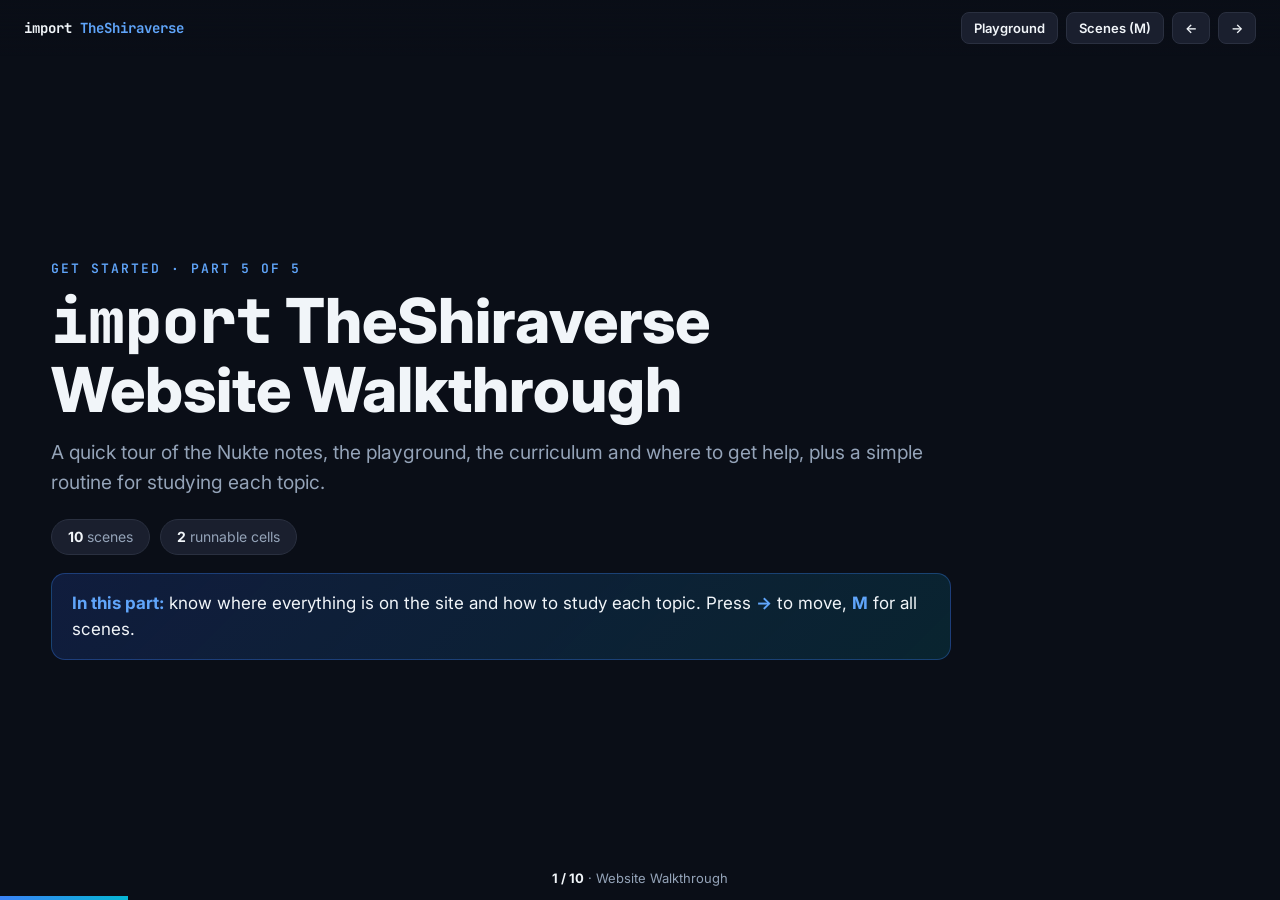
<file: notes/get-started/website-walkthrough/index.html>
<!DOCTYPE html>
<html lang="en">
<head>
<meta charset="UTF-8">
<meta name="viewport" content="width=device-width, initial-scale=1.0">
<title>Website Walkthrough | import TheShiraverse</title>
<meta name="description" content="Get started, part 5 of 5: a quick tour of the Nukte notes, the playground, the curriculum and where to get help, plus a simple routine for studying each topic.">
<meta name="robots" content="index, follow, max-image-preview:large">
<link rel="canonical" href="https://python.theshiraverse.com/notes/get-started/website-walkthrough/">
<meta property="og:type" content="article"><meta property="og:site_name" content="TheShiraverse">
<meta property="og:title" content="Website Walkthrough | import TheShiraverse"><meta property="og:description" content="Get started, part 5 of 5: a quick tour of the Nukte notes, the playground, the curriculum and where to get help, plus a simple routine for studying each topic.">
<meta property="og:url" content="https://python.theshiraverse.com/notes/get-started/website-walkthrough/"><meta property="og:image" content="https://python.theshiraverse.com/assets/og.png">
<meta name="twitter:card" content="summary_large_image">
<link rel="icon" href="/assets/favicon.ico" sizes="any"><link rel="icon" type="image/png" sizes="32x32" href="/assets/favicon-32.png"><link rel="apple-touch-icon" href="/assets/apple-touch-icon.png">
<link rel="preconnect" href="https://fonts.googleapis.com">
<link href="https://fonts.googleapis.com/css2?family=Inter:wght@400;500;600;700;800;900&family=JetBrains+Mono:wght@400;500;600&display=swap" rel="stylesheet">
<link rel="stylesheet" href="/assets/chrome.css"><link rel="stylesheet" href="/assets/deck.css?v=6">
<script>window.PYRUN={base:"/playground/",data:false,packages:[]};</script><script src="/assets/pyrun.js?v=6"></script>
</head>
<body>
<div class="bar"><a class="brand" href="/notes/">import <b>TheShiraverse</b></a><div class="tools"><a href="/playground/" target="_blank" rel="noopener">Playground</a><button id="scenes" type="button">Scenes (M)</button><button id="prev" type="button" aria-label="Previous scene">&larr;</button><button id="next" type="button" aria-label="Next scene">&rarr;</button></div></div>
<div class="stage">
<section class="scene active" data-title="Website Walkthrough"><div class="inner"><div class="tag">Get started · Part 5 of 5</div><h1><span class="py">import</span> TheShiraverse<br>Website Walkthrough</h1><p class="lead">A quick tour of the Nukte notes, the playground, the curriculum and where to get help, plus a simple routine for studying each topic.</p><div class="chips"><span class="chip"><b>10</b> scenes</span><span class="chip"><b>2</b> runnable cells</span></div><div class="mission"><b>In this part:</b> know where everything is on the site and how to study each topic. Press <b>→</b> to move, <b>M</b> for all scenes.</div></div></section><section class="scene " data-title="Today&#x27;s Agenda"><div class="inner"><div class="tag">Agenda</div><h2>What we cover</h2><div class="grid g3"><div class="pillar"><div class="n">01</div><h3>Where things are</h3><ul><li>Home and the curriculum</li><li>Nukte notes</li><li>The playground</li></ul></div><div class="pillar"><div class="n">02</div><h3>How a topic works</h3><ul><li>Scenes and keyboard keys</li><li>Runnable cells and practice</li><li>Order of topics</li></ul></div><div class="pillar"><div class="n">03</div><h3>Study and get help</h3><ul><li>A six-step routine</li><li>Book a 1:1</li><li>Community</li></ul></div></div></div></section>
<section class="scene " data-title="The Site Map"><div class="inner"><div class="tag">Part 1 · Where things are</div><h2>Four places you will use</h2><p class="lead">Everything lives at python.theshiraverse.com.</p><div class="grid g4"><div class="card blue"><span class="k">Home</span><p>The curriculum map, the Get started sections, and links to the other courses.</p><p><a href="/">Open</a></p></div><div class="card green"><span class="k">Nukte notes</span><p>One slide-style lesson per topic, with live code. This is the main place you learn.</p><p><a href="/notes/">Open</a></p></div><div class="card purple"><span class="k">Playground</span><p>A blank page to experiment on, with pandas and sample tables.</p><p><a href="/playground/">Open</a></p></div><div class="card orange"><span class="k">SQL course</span><p>The sister course. Python topics point back to it often.</p><p><a href="https://sql.theshiraverse.com">Open</a></p></div></div></div></section>
<section class="scene " data-title="Inside a Nukte Deck"><div class="inner"><div class="tag">Part 2 · How a topic works</div><h2>Every topic is a deck of scenes</h2><p class="lead">You are inside one right now.</p><div class="grid g2"><div class="card blue"><span class="k">Move around</span><ul><li><b>&rarr;</b> or <b>Space</b>: next scene</li><li><b>&larr;</b>: previous scene</li><li><b>M</b> or the Scenes button: jump to any scene</li><li>The bar at the bottom shows your progress</li></ul></div><div class="card green"><span class="k">What a topic contains</span><ul><li>A story and the SQL connection</li><li>Explanations with runnable cells</li><li>Common mistakes: broken and fixed</li><li>A practice arena, interview questions, a self-check</li><li>Key takeaways, a quick reference and a take-home</li></ul></div></div><div style="margin-top:20px"><div class="cell"><textarea class="code" rows="2" spellcheck="false" aria-label="Python code">print(&#x27;Try pressing M to see every scene in this deck&#x27;)</textarea><div class="cellbar"><button class="run" type="button">&#9654; Run</button><button class="copy" type="button">Copy</button><button class="reset" type="button">Reset</button><span class="st"></span></div><div class="out" aria-live="polite"></div><div class="vars"></div></div></div></div></section>
<section class="scene " data-title="Practice"><div class="inner"><div class="tag">Part 2 · How a topic works</div><h2>Practice is built into each topic</h2><p class="lead">Each topic ends with a Practice Arena in four levels.</p><div class="grid g4"><div class="card"><span class="arena-tier t-easy">Easy</span><p>One idea, one line.</p></div><div class="card"><span class="arena-tier t-medium">Medium</span><p>Two ideas together.</p></div><div class="card"><span class="arena-tier t-hard">Hard</span><p>The traps interviewers like.</p></div><div class="card"><span class="arena-tier t-crazy">Crazy</span><p>Predict before you run.</p></div></div><div style="margin-top:20px"><div class="cell" data-expect="1024"><textarea class="code" rows="2" spellcheck="false" aria-label="Python code"># type the answer, press Run: green means correct
print(2 ** 10)</textarea><div class="cellbar"><button class="run" type="button">&#9654; Run</button><button class="copy" type="button">Copy</button><button class="reset" type="button">Reset</button><span class="st"></span></div><div class="out" aria-live="polite"></div><div class="vars"></div></div></div><div class="tip"><b>Pro tip.</b> Separate practice banks, like the ones on the SQL site, will be added as modules are completed.</div></div></section>
<section class="scene " data-title="The Curriculum Order"><div class="inner"><div class="tag">Part 2 · How a topic works</div><h2>Follow the order</h2><p class="lead">Topics build on each other. Skip ahead only when you can already do the topic.</p><div class="card"><table class="map"><tr><th>Module</th><th>Starts with</th></tr><tr><td>Get started</td><td>what Python is, how it runs, the browser, your laptop, this tour</td></tr><tr><td>1 Python Foundations</td><td>Hello Python, variables, numbers, text, lists, dictionaries, loops, functions</td></tr><tr><td>2 NumPy &amp; pandas</td><td>arrays, DataFrames, selecting, filtering, cleaning</td></tr><tr><td>3 Analysis</td><td>groupby, pivot, merge, time series, summaries</td></tr><tr><td>4 to 6</td><td>visualisation, the analyst toolkit, interview prep and a capstone</td></tr></table></div><div class="tip"><b>Pro tip.</b> Some topics are published before others. The notes page marks what is ready.</div></div></section>
<section class="scene " data-title="A Six-Step Routine"><div class="inner"><div class="tag">Part 3 · Study and get help</div><h2>How to study one topic</h2><p class="lead">A simple routine beats a long session.</p><div class="grid g3"><div class="card blue"><span class="k">1 · Read the story</span><p>Get the big idea before the syntax.</p></div><div class="card green"><span class="k">2 · Run every cell</span><p>Press Run, then change the code and run again.</p></div><div class="card purple"><span class="k">3 · Break it on purpose</span><p>Cause the common mistakes and read the errors.</p></div><div class="card orange"><span class="k">4 · Do the practice arena</span><p>Do Easy to Crazy without peeking at solutions.</p></div><div class="card red"><span class="k">5 · Do the take-home</span><p>Use your own laptop and your own words.</p></div><div class="card blue"><span class="k">6 · Teach it back</span><p>Explain it in two sentences to someone, or write it down.</p></div></div></div></section>
<section class="scene " data-title="Getting Help"><div class="inner"><div class="tag">Part 3 · Study and get help</div><h2>Stuck? You have options</h2><div class="grid g2"><div class="card blue"><span class="k">Book a 1:1</span><p>Stuck on a doubt, want a mock interview, or want your code reviewed?</p><p><a href="https://theshiraverse.com/book">theshiraverse.com/book</a></p></div><div class="card green"><span class="k">Community</span><ul><li><a href="https://chat.whatsapp.com/JzuixbXtgVs0u9c46GuIc0">WhatsApp Community</a></li><li><a href="https://whatsapp.com/channel/0029VbCxiGiJf05eJBC59q3R">WhatsApp Channel</a></li><li><a href="https://discord.gg/gABgF8P3pt">Discord</a></li><li><a href="https://www.youtube.com/@theshiraverse">YouTube</a></li></ul></div></div></div></section>
<section class="scene " data-title="Self-Check"><div class="inner"><div class="tag">Self-Check</div><h2>Can you answer these?</h2><p class="lead">Click a card to check yourself.</p><div class="grid g3"><div class="reveal"><div class="q">Which key jumps to any scene?</div><button class="rv" type="button" data-label="Show answer">Show answer</button><div class="answer"><b>M</b> (or the Scenes button).</div></div><div class="reveal"><div class="q">Where do you try ideas on a blank page?</div><button class="rv" type="button" data-label="Show answer">Show answer</button><div class="answer">The playground.</div></div><div class="reveal"><div class="q">What are the four practice levels?</div><button class="rv" type="button" data-label="Show answer">Show answer</button><div class="answer">Easy, Medium, Hard and Crazy.</div></div><div class="reveal"><div class="q">Which comes first: the story or the syntax?</div><button class="rv" type="button" data-label="Show answer">Show answer</button><div class="answer">The story. Get the idea, then the syntax.</div></div><div class="reveal"><div class="q">What is the best way to learn a mistake?</div><button class="rv" type="button" data-label="Show answer">Show answer</button><div class="answer">Cause it on purpose and read the error.</div></div><div class="reveal"><div class="q">Where do you book a 1:1?</div><button class="rv" type="button" data-label="Show answer">Show answer</button><div class="answer">theshiraverse.com/book</div></div></div></div></section>
<section class="scene " data-title="Next"><div class="inner"><div class="tag">Next</div><h2>Topic 1: Hello Python</h2><p class="lead">Your first program: print(), comments, syntax, indentation and style. Published soon.</p><div style="margin-top:18px"><span class="chip"><b>Next:</b> Topic 1: Hello Python (coming soon)</span></div></div></section>
</div>
<div class="menu" id="menu"><ol></ol></div>
<div class="progress"></div><div class="foot" id="footinfo"></div>
<script src="/assets/deck.js?v=6"></script>
<script src="/assets/chrome.js" defer></script>
</body>
</html>
</file>
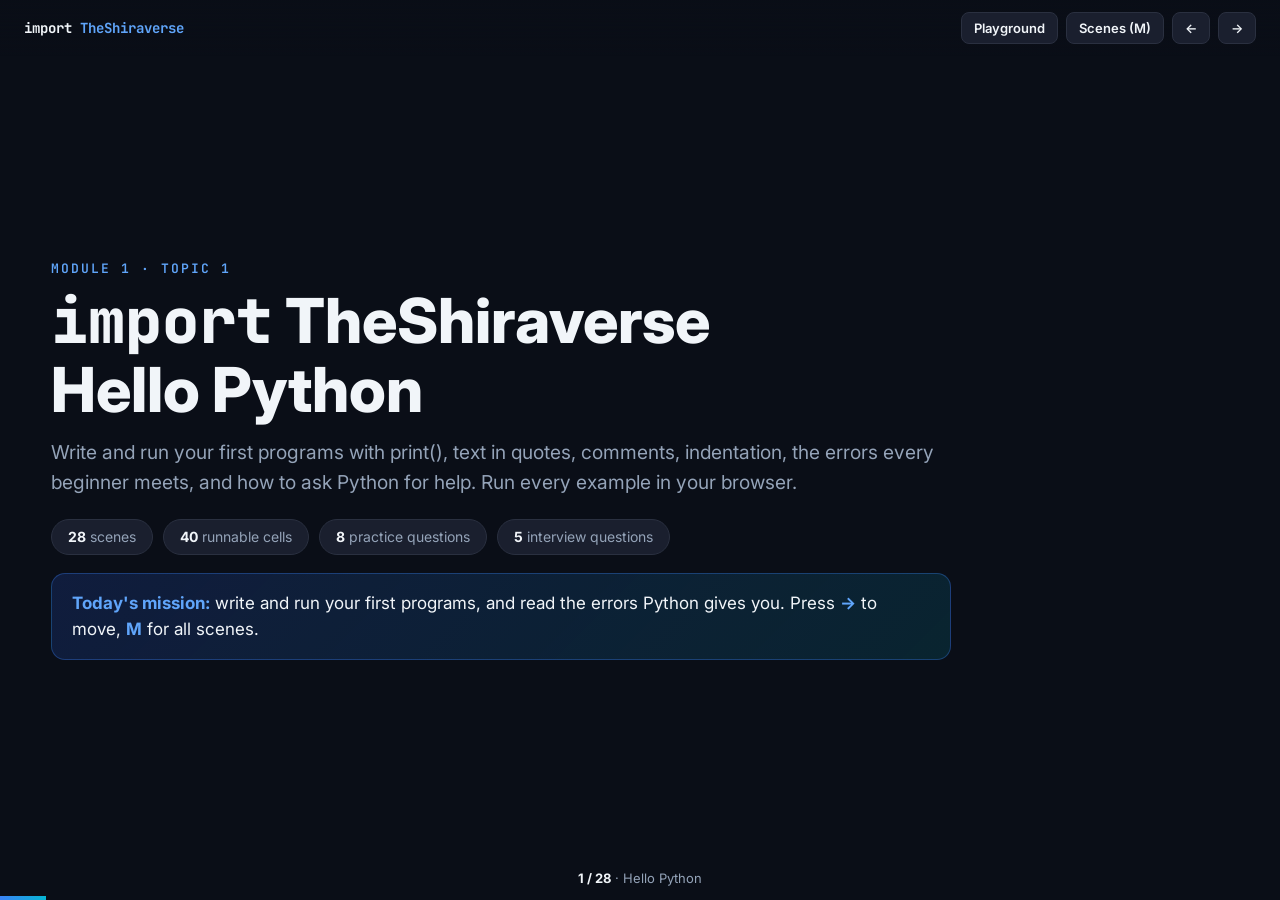
<file: notes/module-1/hello-python/index.html>
<!DOCTYPE html>
<html lang="en">
<head>
<meta charset="UTF-8">
<meta name="viewport" content="width=device-width, initial-scale=1.0">
<title>Hello Python | import TheShiraverse</title>
<meta name="description" content="Python Module 1, topic 1: write and run your first programs with print(), text in quotes, comments, indentation, the errors every beginner meets, and how to ask Python for help. Run every example in your browser.">
<meta name="robots" content="index, follow, max-image-preview:large">
<link rel="canonical" href="https://python.theshiraverse.com/notes/module-1/hello-python/">
<meta property="og:type" content="article"><meta property="og:site_name" content="TheShiraverse">
<meta property="og:title" content="Hello Python | import TheShiraverse"><meta property="og:description" content="Python Module 1, topic 1: write and run your first programs with print(), text in quotes, comments, indentation, the errors every beginner meets, and how to ask Python for help. Run every example in your browser.">
<meta property="og:url" content="https://python.theshiraverse.com/notes/module-1/hello-python/"><meta property="og:image" content="https://python.theshiraverse.com/assets/og.png">
<meta name="twitter:card" content="summary_large_image">
<link rel="icon" href="/assets/favicon.ico" sizes="any"><link rel="icon" type="image/png" sizes="32x32" href="/assets/favicon-32.png"><link rel="apple-touch-icon" href="/assets/apple-touch-icon.png">
<link rel="preconnect" href="https://fonts.googleapis.com">
<link href="https://fonts.googleapis.com/css2?family=Inter:wght@400;500;600;700;800;900&family=JetBrains+Mono:wght@400;500;600&display=swap" rel="stylesheet">
<link rel="stylesheet" href="/assets/chrome.css"><link rel="stylesheet" href="/assets/deck.css?v=6">
<script>window.PYRUN={base:"/playground/",data:false,packages:[]};</script><script src="/assets/pyrun.js?v=6"></script>
</head>
<body>
<div class="bar"><a class="brand" href="/notes/">import <b>TheShiraverse</b></a><div class="tools"><a href="/playground/" target="_blank" rel="noopener">Playground</a><button id="scenes" type="button">Scenes (M)</button><button id="prev" type="button" aria-label="Previous scene">&larr;</button><button id="next" type="button" aria-label="Next scene">&rarr;</button></div></div>
<div class="stage">
<section class="scene active" data-title="Hello Python"><div class="inner"><div class="tag">Module 1 · Topic 1</div><h1><span class="py">import</span> TheShiraverse<br>Hello Python</h1><p class="lead">Write and run your first programs with print(), text in quotes, comments, indentation, the errors every beginner meets, and how to ask Python for help. Run every example in your browser.</p><div class="chips"><span class="chip"><b>28</b> scenes</span><span class="chip"><b>40</b> runnable cells</span><span class="chip"><b>8</b> practice questions</span><span class="chip"><b>5</b> interview questions</span></div><div class="mission"><b>Today's mission:</b> write and run your first programs, and read the errors Python gives you. Press <b>→</b> to move, <b>M</b> for all scenes.</div></div></section><section class="scene " data-title="Today&#x27;s Agenda"><div class="inner"><div class="tag">Agenda</div><h2>What we cover today</h2><div class="grid g3"><div class="pillar"><div class="n">01</div><h3>print() and text</h3><ul><li>Your first program</li><li>Several values, sep and end</li><li>Quotes and escapes</li></ul></div><div class="pillar"><div class="n">02</div><h3>The shape of code</h3><ul><li>Comments</li><li>Statements and long lines</li><li>Indentation is syntax</li></ul></div><div class="pillar"><div class="n">03</div><h3>Errors and help</h3><ul><li>Six errors you will meet</li><li>help() and dir()</li><li>PEP 8 and the Zen of Python</li></ul></div></div></div></section>
<section class="scene " data-title="Story: The Receipt That Would Not Print"><div class="inner"><div class="tag">Main story</div><h2>The receipt that would not print</h2><p class="lead">Meera runs a small chai stall and wants a tablet to print a welcome line on every bill. She types it exactly as she would say it.</p><div class="grid g3"><div class="card blue"><span class="k">The setup</span><p>She types <code>print(Welcome to Chai Corner)</code>. It looks right to her. It is what she wants to say.</p></div><div class="card red"><span class="k">The bug</span><p>Python stops with an error. It does not see a sentence. It sees words it has never heard of, because nothing told it this is <b>text</b>.</p></div><div class="card green"><span class="k">The fix</span><p>Text goes inside quotes. The moment she adds them, the line prints. Most first errors in Python are this small.</p></div></div><div style="margin-top:20px"><div class="cell"><textarea class="code" rows="2" spellcheck="false" aria-label="Python code">print(&#x27;Welcome to Chai Corner&#x27;)</textarea><div class="cellbar"><button class="run" type="button">&#9654; Run</button><button class="copy" type="button">Copy</button><button class="reset" type="button">Reset</button><span class="st"></span></div><div class="out" aria-live="polite"></div><div class="vars"></div></div></div></div></section>
<section class="scene " data-title="How It Relates to SQL"><div class="inner"><div class="tag">Story → SQL</div><h2>You already know the idea from SQL</h2><p class="lead">SQL <code>SELECT</code> shows you a result. Python <code>print()</code> shows you output. A few habits change.</p><div class="card"><table class="map"><tr><th>In SQL</th><th>In Python</th></tr><tr><td><code>SELECT</code> shows a result</td><td><code>print()</code> shows output</td></tr><tr><td>A statement ends with <code>;</code></td><td>A statement ends at the end of the line</td></tr><tr><td>Text is <code>'single quoted'</code></td><td>Text is <code>'single'</code> or <code>"double"</code> quoted</td></tr><tr><td>Comment: <code>-- note</code></td><td>Comment: <code># note</code></td></tr><tr><td>Indentation is only style</td><td>Indentation is <b>part of the language</b></td></tr></table></div><div class="tip"><b>Pro tip.</b> Keywords like SELECT do not care about case. Python is case-sensitive: <code>print</code> works, <code>Print</code> does not.</div></div></section>
<section class="scene " data-title="print(): Your First Program"><div class="inner"><div class="tag">Topic 1 · print()</div><h2>print() shows something on the screen</h2><p class="lead">Put what you want to show inside the brackets. Text goes in quotes, numbers do not. Run it and read the output below the cell.</p><div class="cell"><textarea class="code" rows="3" spellcheck="false" aria-label="Python code">print(&#x27;Hello, Python!&#x27;)
print(&#x27;My first program&#x27;)
print(2 + 3)</textarea><div class="cellbar"><button class="run" type="button">&#9654; Run</button><button class="copy" type="button">Copy</button><button class="reset" type="button">Reset</button><span class="st"></span></div><div class="out" aria-live="polite"></div><div class="vars"></div></div><div class="tip"><b>Pro tip.</b> Every run starts at the top and goes down one line at a time. Change the text and run again: you cannot break anything.</div></div></section>
<section class="scene " data-title="print(): Several Values, sep and end"><div class="inner"><div class="tag">Topic 1 · print()</div><h2>Many values, one line, and how to join them</h2><p class="lead">Give print() several values separated by commas. It puts a space between them and a new line at the end. <code>sep</code> changes the gap, <code>end</code> changes the ending.</p><div class="grid g2"><div class="cell"><textarea class="code" rows="5" spellcheck="false" aria-label="Python code">print(&#x27;Chai&#x27;, 20)
print(&#x27;Chai&#x27;, &#x27;Samosa&#x27;, &#x27;Biscuit&#x27;)
print(&#x27;Chai&#x27;, &#x27;Samosa&#x27;, sep=&#x27; | &#x27;)
print(&#x27;Total&#x27;, 55, sep=&#x27;: &#x27;)</textarea><div class="cellbar"><button class="run" type="button">&#9654; Run</button><button class="copy" type="button">Copy</button><button class="reset" type="button">Reset</button><span class="st"></span></div><div class="out" aria-live="polite"></div><div class="vars"></div></div><div class="cell"><textarea class="code" rows="6" spellcheck="false" aria-label="Python code">print(&#x27;Loading&#x27;, end=&#x27;...&#x27;)
print(&#x27;done&#x27;)
print(&#x27;A&#x27;, &#x27;B&#x27;, &#x27;C&#x27;, sep=&#x27;-&#x27;, end=&#x27;!&#x27;)
print()
print(&#x27;new line&#x27;)</textarea><div class="cellbar"><button class="run" type="button">&#9654; Run</button><button class="copy" type="button">Copy</button><button class="reset" type="button">Reset</button><span class="st"></span></div><div class="out" aria-live="polite"></div><div class="vars"></div></div></div><div class="warn"><b>Watch out.</b> <code>sep</code> and <code>end</code> must be written with their names. They always come after the values.</div></div></section>
<section class="scene " data-title="Text in Quotes"><div class="inner"><div class="tag">Topic 1 · Text</div><h2>Quotes tell Python: this is text</h2><p class="lead">Single or double quotes make no difference. Pick the one that avoids extra work when the text itself contains a quote.</p><div class="grid g2"><div class="cell"><textarea class="code" rows="6" spellcheck="false" aria-label="Python code">print(&#x27;single quotes&#x27;)
print(&quot;double quotes&quot;)
print(&quot;It&#x27;s fine inside double quotes&quot;)
print(&#x27;She said &quot;hi&quot;&#x27;)
print(&#x27;It\&#x27;s fine with a backslash too&#x27;)</textarea><div class="cellbar"><button class="run" type="button">&#9654; Run</button><button class="copy" type="button">Copy</button><button class="reset" type="button">Reset</button><span class="st"></span></div><div class="out" aria-live="polite"></div><div class="vars"></div></div><div class="cell"><textarea class="code" rows="6" spellcheck="false" aria-label="Python code">print(&#x27;Line one\nLine two&#x27;)
print(&#x27;Name:\tChai&#x27;)
print(&#x27;&#x27;&#x27;Triple quotes
span several lines&#x27;&#x27;&#x27;)
print(&#x27;C:\\data&#x27;)</textarea><div class="cellbar"><button class="run" type="button">&#9654; Run</button><button class="copy" type="button">Copy</button><button class="reset" type="button">Reset</button><span class="st"></span></div><div class="out" aria-live="polite"></div><div class="vars"></div></div></div><div class="card" style="margin-top:14px"><span class="k">Escapes</span><p><code>\n</code> new line &nbsp;·&nbsp; <code>\t</code> tab &nbsp;·&nbsp; <code>\\</code> one backslash &nbsp;·&nbsp; <code>\'</code> a quote. A backslash inside text says: the next character is special.</p></div></div></section>
<section class="scene " data-title="Comments"><div class="inner"><div class="tag">Topic 1 · Comments</div><h2>A comment is a note for humans</h2><p class="lead">Anything after <code>#</code> on a line is ignored by Python. Use comments to say <b>why</b>, not to repeat what the code already says.</p><div class="cell"><textarea class="code" rows="5" spellcheck="false" aria-label="Python code"># Print the shop name
print(&#x27;Chai Corner&#x27;)   # a note at the end of a line
# print(&#x27;this line is switched off&#x27;)
print(&#x27;Open 7 am to 10 pm&#x27;)</textarea><div class="cellbar"><button class="run" type="button">&#9654; Run</button><button class="copy" type="button">Copy</button><button class="reset" type="button">Reset</button><span class="st"></span></div><div class="out" aria-live="polite"></div><div class="vars"></div></div><div class="tip"><b>Pro tip.</b> Putting <code>#</code> in front of a line to switch it off is called commenting it out. It is the fastest way to test without deleting.</div></div></section>
<section class="scene " data-title="Statements and Long Lines"><div class="inner"><div class="tag">Topic 1 · Statements</div><h2>One statement per line, and how to split a long one</h2><p class="lead">Python reads one statement per line. There is no <code>;</code> to end it. When a line gets long, break it inside brackets, or end the line with a backslash.</p><div class="grid g2"><div class="cell"><textarea class="code" rows="9" spellcheck="false" aria-label="Python code">total = 120 + 80 + 45 + \
        30
print(total)

items = [&#x27;chai&#x27;,
         &#x27;samosa&#x27;,
         &#x27;biscuit&#x27;]
print(items)</textarea><div class="cellbar"><button class="run" type="button">&#9654; Run</button><button class="copy" type="button">Copy</button><button class="reset" type="button">Reset</button><span class="st"></span></div><div class="out" aria-live="polite"></div><div class="vars"></div></div><div class="card"><span class="k">Two ways to continue a line</span><ul style="padding-left:18px;color:var(--muted);line-height:1.9"><li><b>Inside brackets</b> <code>( ) [ ] { }</code>: just press Enter. This is the style most people prefer.</li><li><b>A backslash</b> <code>\</code> as the very last character on the line.</li></ul><p style="color:var(--muted)">Variables and lists come in the next topics. Today only notice that one statement can span several lines.</p></div></div></div></section>
<section class="scene " data-title="Indentation Defines Blocks"><div class="inner"><div class="tag">Topic 1 · Indentation</div><h2>In Python the spaces at the start of a line matter</h2><p class="lead">Other languages use braces or keywords to group lines. Python uses indentation. A line that ends with <code>:</code> opens a block, and the indented lines under it belong to it.</p><div class="grid g2"><div class="cell"><textarea class="code" rows="6" spellcheck="false" aria-label="Python code">price = 120
if price &gt; 100:
    print(&#x27;Expensive&#x27;)
    print(&#x27;Check the bill&#x27;)
print(&#x27;Done&#x27;)</textarea><div class="cellbar"><button class="run" type="button">&#9654; Run</button><button class="copy" type="button">Copy</button><button class="reset" type="button">Reset</button><span class="st"></span></div><div class="out" aria-live="polite"></div><div class="vars"></div></div><div class="card"><span class="k">Read it like this</span><ul style="padding-left:18px;color:var(--muted);line-height:1.9"><li>The first two lines with 4 spaces run <b>only if</b> the test is true.</li><li><code>print('Done')</code> is back at the left edge, so it always runs.</li><li>Use <b>4 spaces</b> for each level, the standard.</li></ul><p style="color:var(--muted)"><code>if</code> is topic 8. Today just see the shape.</p></div></div></div></section>
<section class="scene " data-title="Mistake: Forgetting Quotes"><div class="inner"><div class="tag">Common mistake</div><h2>Text without quotes is a name, not text</h2><p class="lead">Without quotes Python looks for a variable called <code>Hello</code>. It does not exist, so you get a <code>NameError</code>.</p><div class="grid g2"><div><div class="label r">Broken</div><div class="cell"><textarea class="code" rows="2" spellcheck="false" aria-label="Python code">print(Hello)</textarea><div class="cellbar"><button class="run" type="button">&#9654; Run</button><button class="copy" type="button">Copy</button><button class="reset" type="button">Reset</button><span class="st"></span></div><div class="out" aria-live="polite"></div><div class="vars"></div></div></div><div><div class="label g">Fixed</div><div class="cell"><textarea class="code" rows="2" spellcheck="false" aria-label="Python code">print(&#x27;Hello&#x27;)</textarea><div class="cellbar"><button class="run" type="button">&#9654; Run</button><button class="copy" type="button">Copy</button><button class="reset" type="button">Reset</button><span class="st"></span></div><div class="out" aria-live="polite"></div><div class="vars"></div></div></div></div><div class="warn"><b>Watch out.</b> <code>NameError: name 'Hello' is not defined</code> means: you used a word Python has not been told about. Add quotes if you meant text.</div></div></section>
<section class="scene " data-title="Mistake: A Quote That Never Closes"><div class="inner"><div class="tag">Common mistake</div><h2>Every opening quote needs a closing quote</h2><p class="lead">Open a quote and forget to close it and Python reads on, looking for the end of the text. It never finds it.</p><div class="grid g2"><div><div class="label r">Broken</div><div class="cell"><textarea class="code" rows="2" spellcheck="false" aria-label="Python code">print(&#x27;Welcome to Chai Corner)</textarea><div class="cellbar"><button class="run" type="button">&#9654; Run</button><button class="copy" type="button">Copy</button><button class="reset" type="button">Reset</button><span class="st"></span></div><div class="out" aria-live="polite"></div><div class="vars"></div></div></div><div><div class="label g">Fixed</div><div class="cell"><textarea class="code" rows="2" spellcheck="false" aria-label="Python code">print(&#x27;Welcome to Chai Corner&#x27;)</textarea><div class="cellbar"><button class="run" type="button">&#9654; Run</button><button class="copy" type="button">Copy</button><button class="reset" type="button">Reset</button><span class="st"></span></div><div class="out" aria-live="polite"></div><div class="vars"></div></div></div></div><div class="warn"><b>Watch out.</b> <code>SyntaxError</code> means Python could not even read the line. The message says the text never ended. Look at the quotes first.</div></div></section>
<section class="scene " data-title="Mistake: A Bracket That Never Closes"><div class="inner"><div class="tag">Common mistake</div><h2>Every opening bracket needs a closing bracket</h2><p class="lead">Brackets work in pairs. The error often appears on the <b>next</b> line, because Python was still waiting for the closing bracket.</p><div class="grid g2"><div><div class="label r">Broken</div><div class="cell"><textarea class="code" rows="2" spellcheck="false" aria-label="Python code">print(&#x27;Total:&#x27;, 250</textarea><div class="cellbar"><button class="run" type="button">&#9654; Run</button><button class="copy" type="button">Copy</button><button class="reset" type="button">Reset</button><span class="st"></span></div><div class="out" aria-live="polite"></div><div class="vars"></div></div></div><div><div class="label g">Fixed</div><div class="cell"><textarea class="code" rows="2" spellcheck="false" aria-label="Python code">print(&#x27;Total:&#x27;, 250)</textarea><div class="cellbar"><button class="run" type="button">&#9654; Run</button><button class="copy" type="button">Copy</button><button class="reset" type="button">Reset</button><span class="st"></span></div><div class="out" aria-live="polite"></div><div class="vars"></div></div></div></div><div class="warn"><b>Watch out.</b> <code>'(' was never closed</code> points at the bracket you opened. Count your brackets: opens must equal closes.</div></div></section>
<section class="scene " data-title="Mistake: print Without Brackets"><div class="inner"><div class="tag">Common mistake</div><h2>The Python 2 habit</h2><p class="lead">In old Python 2, <code>print 'Hello'</code> worked. In Python 3, print is a function, so it needs brackets. Old tutorials still show the old way.</p><div class="grid g2"><div><div class="label r">Broken</div><div class="cell"><textarea class="code" rows="2" spellcheck="false" aria-label="Python code">print &#x27;Hello&#x27;</textarea><div class="cellbar"><button class="run" type="button">&#9654; Run</button><button class="copy" type="button">Copy</button><button class="reset" type="button">Reset</button><span class="st"></span></div><div class="out" aria-live="polite"></div><div class="vars"></div></div></div><div><div class="label g">Fixed</div><div class="cell"><textarea class="code" rows="2" spellcheck="false" aria-label="Python code">print(&#x27;Hello&#x27;)</textarea><div class="cellbar"><button class="run" type="button">&#9654; Run</button><button class="copy" type="button">Copy</button><button class="reset" type="button">Reset</button><span class="st"></span></div><div class="out" aria-live="polite"></div><div class="vars"></div></div></div></div><div class="warn"><b>Watch out.</b> Python 3 even suggests the fix: <code>Missing parentheses in call to 'print'. Did you mean print(...)?</code> When you copy old code, add the brackets.</div></div></section>
<section class="scene " data-title="Mistake: IndentationError"><div class="inner"><div class="tag">Common mistake</div><h2>A block needs an indented line under it</h2><p class="lead">A line ending with <code>:</code> promises a block. If the next line is not indented, or an unexpected line is indented, Python refuses.</p><div class="grid g2"><div><div class="label r">Broken</div><div class="cell"><textarea class="code" rows="2" spellcheck="false" aria-label="Python code">if True:
print(&#x27;inside&#x27;)</textarea><div class="cellbar"><button class="run" type="button">&#9654; Run</button><button class="copy" type="button">Copy</button><button class="reset" type="button">Reset</button><span class="st"></span></div><div class="out" aria-live="polite"></div><div class="vars"></div></div></div><div><div class="label g">Fixed</div><div class="cell"><textarea class="code" rows="2" spellcheck="false" aria-label="Python code">if True:
    print(&#x27;inside&#x27;)</textarea><div class="cellbar"><button class="run" type="button">&#9654; Run</button><button class="copy" type="button">Copy</button><button class="reset" type="button">Reset</button><span class="st"></span></div><div class="out" aria-live="polite"></div><div class="vars"></div></div></div></div><div class="warn"><b>Watch out.</b> <code>expected an indented block</code> means: add 4 spaces. <code>unexpected indent</code> means: remove spaces that should not be there.</div></div></section>
<section class="scene " data-title="Mistake: Tabs and Spaces Mixed"><div class="inner"><div class="tag">Common mistake</div><h2>Never mix tabs and spaces</h2><p class="lead">A tab and four spaces can look the same on screen but are different characters. Mixing them in one block gives a <code>TabError</code>.</p><div class="grid g2"><div><div class="label r">Broken</div><div class="cell"><textarea class="code" rows="3" spellcheck="false" aria-label="Python code">if True:
    print(&#x27;spaces&#x27;)
	print(&#x27;a tab&#x27;)</textarea><div class="cellbar"><button class="run" type="button">&#9654; Run</button><button class="copy" type="button">Copy</button><button class="reset" type="button">Reset</button><span class="st"></span></div><div class="out" aria-live="polite"></div><div class="vars"></div></div></div><div><div class="label g">Fixed</div><div class="cell"><textarea class="code" rows="3" spellcheck="false" aria-label="Python code">if True:
    print(&#x27;spaces&#x27;)
    print(&#x27;also spaces&#x27;)</textarea><div class="cellbar"><button class="run" type="button">&#9654; Run</button><button class="copy" type="button">Copy</button><button class="reset" type="button">Reset</button><span class="st"></span></div><div class="out" aria-live="polite"></div><div class="vars"></div></div></div></div><div class="warn"><b>Watch out.</b> Set your editor to insert 4 spaces when you press Tab. VS Code does this for Python by default.</div></div></section>
<section class="scene " data-title="help() and dir()"><div class="inner"><div class="tag">Topic 1 · Asking Python</div><h2>Python can explain itself</h2><p class="lead"><code>help(name)</code> shows the built-in manual for something. <code>dir(value)</code> lists what a value can do. Together they are your offline documentation.</p><div class="grid g2"><div><div class="label g">help(len)</div><div class="cell"><textarea class="code" rows="2" spellcheck="false" aria-label="Python code">help(len)</textarea><div class="cellbar"><button class="run" type="button">&#9654; Run</button><button class="copy" type="button">Copy</button><button class="reset" type="button">Reset</button><span class="st"></span></div><div class="out" aria-live="polite"></div><div class="vars"></div></div></div><div><div class="label g">What can text do?</div><div class="cell"><textarea class="code" rows="4" spellcheck="false" aria-label="Python code">names = [n for n in dir(&#x27;abc&#x27;) if not n.startswith(&#x27;_&#x27;)]
print(len(names), &#x27;things, for example:&#x27;)
print(names[:6])</textarea><div class="cellbar"><button class="run" type="button">&#9654; Run</button><button class="copy" type="button">Copy</button><button class="reset" type="button">Reset</button><span class="st"></span></div><div class="out" aria-live="polite"></div><div class="vars"></div></div></div></div><div class="tip"><b>Pro tip.</b> You do not need to understand every word in <code>help()</code> yet. Look for the first line: it tells you what the thing does.</div></div></section>
<section class="scene " data-title="PEP 8 and the Zen of Python"><div class="inner"><div class="tag">Topic 1 · Style</div><h2>Python has a style guide and a philosophy</h2><p class="lead"><b>PEP 8</b> is the official style guide: 4 spaces per indent, lines up to 79 characters, <code>snake_case</code> names, spaces around operators. <code>import this</code> prints the <b>Zen of Python</b>.</p><div class="grid g2"><div class="cell"><textarea class="code" rows="4" spellcheck="false" aria-label="Python code">import sys
sys.modules.pop(&#x27;this&#x27;, None)   # a module loads only once; this lets us print it again
import this</textarea><div class="cellbar"><button class="run" type="button">&#9654; Run</button><button class="copy" type="button">Copy</button><button class="reset" type="button">Reset</button><span class="st"></span></div><div class="out" aria-live="polite"></div><div class="vars"></div></div><div class="card"><span class="k">Three lines worth remembering</span><ul style="padding-left:18px;color:var(--muted);line-height:1.9"><li><b>Readability counts.</b> You read code far more than you write it.</li><li><b>Simple is better than complex.</b></li><li><b>Errors should never pass silently.</b> Read the message, it is trying to help.</li></ul></div></div></div></section>
<section class="scene " data-title="Real World: A Receipt From print()"><div class="inner"><div class="tag">Real world</div><h2>A printed receipt, with nothing but print()</h2><p class="lead">Everything on this page, in one small program: text, several values, sep, a comment and a tidy layout.</p><div class="cell"><textarea class="code" rows="9" spellcheck="false" aria-label="Python code"># Receipt for Chai Corner
print(&#x27;============================&#x27;)
print(&#x27;        CHAI CORNER&#x27;)
print(&#x27;============================&#x27;)
print(&#x27;Chai&#x27;, 20, sep=&#x27; ........ &#x27;)
print(&#x27;Samosa&#x27;, 15, sep=&#x27; ... &#x27;)
print(&#x27;----------------------------&#x27;)
print(&#x27;TOTAL&#x27;, 35, sep=&#x27; : &#x27;)</textarea><div class="cellbar"><button class="run" type="button">&#9654; Run</button><button class="copy" type="button">Copy</button><button class="reset" type="button">Reset</button><span class="st"></span></div><div class="out" aria-live="polite"></div><div class="vars"></div></div><div class="tip"><b>Pro tip.</b> Typing every total by hand is the problem the next topic solves with variables, so the program can calculate it for you.</div></div></section>
<section class="scene " data-title="Practice Arena: Easy and Medium"><div class="inner"><div class="tag">Practice Arena</div><h2>Easy and Medium</h2><p class="lead">Type the answer, press Run. Green means correct.</p><div class="grid g2"><div><span class="arena-tier t-easy">Easy</span><p class="ask">Print the receipt header <code>*** Chai Corner ***</code>.</p><div class="cell" data-expect="*** Chai Corner ***"><textarea class="code" rows="2" spellcheck="false" aria-label="Python code">print()</textarea><div class="cellbar"><button class="run" type="button">&#9654; Run</button><button class="copy" type="button">Copy</button><button class="reset" type="button">Reset</button><span class="st"></span></div><div class="out" aria-live="polite"></div><div class="vars"></div></div><div class="reveal" style="margin-top:10px;padding:10px 14px"><button class="rv" type="button" data-label="Show solution">Show solution</button><div class="answer"><code style="white-space:pre-wrap;display:block">print(&#x27;*** Chai Corner ***&#x27;)</code></div></div></div><div><span class="arena-tier t-easy">Easy</span><p class="ask">Print <code>Chai</code> and <code>Samosa</code> on one line, separated by <code> | </code> (space, bar, space).</p><div class="cell" data-expect="Chai | Samosa"><textarea class="code" rows="2" spellcheck="false" aria-label="Python code">print()</textarea><div class="cellbar"><button class="run" type="button">&#9654; Run</button><button class="copy" type="button">Copy</button><button class="reset" type="button">Reset</button><span class="st"></span></div><div class="out" aria-live="polite"></div><div class="vars"></div></div><div class="reveal" style="margin-top:10px;padding:10px 14px"><button class="rv" type="button" data-label="Show solution">Show solution</button><div class="answer"><code style="white-space:pre-wrap;display:block">print(&#x27;Chai&#x27;, &#x27;Samosa&#x27;, sep=&#x27; | &#x27;)</code></div></div></div><div><span class="arena-tier t-medium">Medium</span><p class="ask">Print <code>10 20 30</code> followed immediately by <code>!</code> on the same line. Use one print and <code>end</code>.</p><div class="cell" data-expect="10 20 30!"><textarea class="code" rows="2" spellcheck="false" aria-label="Python code">print(10, 20, 30)</textarea><div class="cellbar"><button class="run" type="button">&#9654; Run</button><button class="copy" type="button">Copy</button><button class="reset" type="button">Reset</button><span class="st"></span></div><div class="out" aria-live="polite"></div><div class="vars"></div></div><div class="reveal" style="margin-top:10px;padding:10px 14px"><button class="rv" type="button" data-label="Show solution">Show solution</button><div class="answer"><code style="white-space:pre-wrap;display:block">print(10, 20, 30, end=&#x27;!&#x27;)</code></div></div></div><div><span class="arena-tier t-medium">Medium</span><p class="ask">Fix the broken line so it prints <code>Total: 250</code>.</p><div class="cell" data-expect="Total: 250"><textarea class="code" rows="2" spellcheck="false" aria-label="Python code">print(&#x27;Total:&#x27;, 250</textarea><div class="cellbar"><button class="run" type="button">&#9654; Run</button><button class="copy" type="button">Copy</button><button class="reset" type="button">Reset</button><span class="st"></span></div><div class="out" aria-live="polite"></div><div class="vars"></div></div><div class="reveal" style="margin-top:10px;padding:10px 14px"><button class="rv" type="button" data-label="Show solution">Show solution</button><div class="answer"><code style="white-space:pre-wrap;display:block">print(&#x27;Total:&#x27;, 250)</code></div></div></div></div></div></section>
<section class="scene " data-title="Practice Arena: Hard and Crazy"><div class="inner"><div class="tag">Practice Arena</div><h2>Hard and Crazy</h2><p class="lead">Predict before you run. Fix the broken lines by reading the error.</p><div class="grid g2"><div><span class="arena-tier t-hard">Hard</span><p class="ask">Print <code>Item</code> on one line and <code>Chai</code> on the next, using <b>one</b> print call and <code>sep</code>.</p><div class="cell" data-expect="Item
Chai"><textarea class="code" rows="2" spellcheck="false" aria-label="Python code">print()</textarea><div class="cellbar"><button class="run" type="button">&#9654; Run</button><button class="copy" type="button">Copy</button><button class="reset" type="button">Reset</button><span class="st"></span></div><div class="out" aria-live="polite"></div><div class="vars"></div></div><div class="reveal" style="margin-top:10px;padding:10px 14px"><button class="rv" type="button" data-label="Show solution">Show solution</button><div class="answer"><code style="white-space:pre-wrap;display:block">print(&#x27;Item&#x27;, &#x27;Chai&#x27;, sep=&#x27;\n&#x27;)</code></div></div></div><div><span class="arena-tier t-hard">Hard</span><p class="ask">Fix this Python 2 habit so it prints <code>Total 250</code>.</p><div class="cell" data-expect="Total 250"><textarea class="code" rows="2" spellcheck="false" aria-label="Python code">print &#x27;Total&#x27;, 250</textarea><div class="cellbar"><button class="run" type="button">&#9654; Run</button><button class="copy" type="button">Copy</button><button class="reset" type="button">Reset</button><span class="st"></span></div><div class="out" aria-live="polite"></div><div class="vars"></div></div><div class="reveal" style="margin-top:10px;padding:10px 14px"><button class="rv" type="button" data-label="Show solution">Show solution</button><div class="answer"><code style="white-space:pre-wrap;display:block">print(&#x27;Total&#x27;, 250)</code></div></div></div><div><span class="arena-tier t-crazy">Crazy</span><p class="ask">Print exactly <code>She said "hi"</code> with the double quotes showing.</p><div class="cell" data-expect="She said &quot;hi&quot;"><textarea class="code" rows="2" spellcheck="false" aria-label="Python code">print()</textarea><div class="cellbar"><button class="run" type="button">&#9654; Run</button><button class="copy" type="button">Copy</button><button class="reset" type="button">Reset</button><span class="st"></span></div><div class="out" aria-live="polite"></div><div class="vars"></div></div><div class="reveal" style="margin-top:10px;padding:10px 14px"><button class="rv" type="button" data-label="Show solution">Show solution</button><div class="answer"><code style="white-space:pre-wrap;display:block">print(&#x27;She said &quot;hi&quot;&#x27;)</code></div></div></div><div><span class="arena-tier t-crazy">Crazy</span><p class="ask">One bracket is missing. Fix it so the sum, split over three lines, prints <code>600</code>.</p><div class="cell" data-expect="600"><textarea class="code" rows="4" spellcheck="false" aria-label="Python code">total = (100 +
         200 +
         300
print(total)</textarea><div class="cellbar"><button class="run" type="button">&#9654; Run</button><button class="copy" type="button">Copy</button><button class="reset" type="button">Reset</button><span class="st"></span></div><div class="out" aria-live="polite"></div><div class="vars"></div></div><div class="reveal" style="margin-top:10px;padding:10px 14px"><button class="rv" type="button" data-label="Show solution">Show solution</button><div class="answer"><code style="white-space:pre-wrap;display:block">total = (100 +
         200 +
         300)
print(total)</code></div></div></div></div></div></section>
<section class="scene " data-title="Interview Studio"><div class="inner"><div class="tag">Interview Studio</div><h2>Five questions asked on day one</h2><div class="grid g2"><div class="reveal"><div class="q">What changed about print between Python 2 and 3?</div><button class="rv" type="button" data-label="Show answer">Show answer</button><div class="answer">In Python 2 it was a statement: <code>print 'x'</code>. In Python 3 it is a function and needs brackets: <code>print('x')</code>. The old form is a <code>SyntaxError</code> in Python 3.</div></div><div class="reveal"><div class="q">What do sep and end do in print()?</div><button class="rv" type="button" data-label="Show answer">Show answer</button><div class="answer"><code>sep</code> is what goes between values (default one space). <code>end</code> is what goes after the last value (default a new line).</div></div><div class="reveal"><div class="q">Is there a difference between 'single' and "double" quotes?</div><button class="rv" type="button" data-label="Show answer">Show answer</button><div class="answer">No. Both make the same text. Choose the one that avoids a backslash, for example <code>"It's"</code>, and be consistent.</div></div><div class="reveal"><div class="q">How does Python know where a block ends?</div><button class="rv" type="button" data-label="Show answer">Show answer</button><div class="answer">By indentation. Lines indented the same amount under a <code>:</code> line form the block. The standard is 4 spaces. Mixing tabs and spaces gives a <code>TabError</code>.</div></div><div class="reveal"><div class="q">How do you learn what an unfamiliar function does?</div><button class="rv" type="button" data-label="Show answer">Show answer</button><div class="answer"><code>help(function)</code> shows its manual, and <code>dir(value)</code> lists what a value can do. The official docs go deeper.</div></div></div></div></section>
<section class="scene " data-title="Self-Check"><div class="inner"><div class="tag">Self-Check</div><h2>Can you answer these without running code?</h2><p class="lead">Click a card to check yourself.</p><div class="grid g3"><div class="reveal"><div class="q">What does <code>print('a', 'b', sep='-')</code> show?</div><button class="rv" type="button" data-label="Show answer">Show answer</button><div class="answer"><code>a-b</code></div></div><div class="reveal"><div class="q">What does <code>print(Hello)</code> raise?</div><button class="rv" type="button" data-label="Show answer">Show answer</button><div class="answer"><code>NameError</code>. Without quotes, Hello is a name Python does not know.</div></div><div class="reveal"><div class="q">What starts a comment?</div><button class="rv" type="button" data-label="Show answer">Show answer</button><div class="answer"><code>#</code>. Python ignores the rest of the line.</div></div><div class="reveal"><div class="q">Why does <code>print 'x'</code> fail?</div><button class="rv" type="button" data-label="Show answer">Show answer</button><div class="answer">Python 3 needs brackets: <code>print('x')</code>.</div></div><div class="reveal"><div class="q">How many spaces is one indent?</div><button class="rv" type="button" data-label="Show answer">Show answer</button><div class="answer">4, by PEP 8.</div></div><div class="reveal"><div class="q">What shows the Zen of Python?</div><button class="rv" type="button" data-label="Show answer">Show answer</button><div class="answer"><code>import this</code></div></div></div></div></section>
<section class="scene " data-title="Key Takeaways"><div class="inner"><div class="tag">Key Takeaways</div><h2>Five rules to remember</h2><div class="grid g3"><div class="card blue"><span class="k">1 · print() shows output</span><p>Text in quotes, numbers without. <code>sep</code> and <code>end</code> shape the line.</p></div><div class="card green"><span class="k">2 · Quotes make text</span><p>Single or double, both fine. Close every quote and every bracket.</p></div><div class="card orange"><span class="k">3 · # is a comment</span><p>Write why, not what. Comment out a line to test without deleting.</p></div><div class="card red"><span class="k">4 · Indentation is syntax</span><p>4 spaces per level. Never mix tabs and spaces.</p></div><div class="card purple"><span class="k">5 · Read the last error line</span><p><code>SyntaxError</code>, <code>NameError</code>, <code>IndentationError</code> each say what is wrong.</p></div><div class="card blue"><span class="k">6 · Python helps you</span><p><code>help()</code>, <code>dir()</code> and <code>import this</code> are always there.</p></div></div></div></section>
<section class="scene " data-title="Quick Reference"><div class="inner"><div class="tag">Quick Reference</div><h2>Every syntax from today</h2><div class="grid g3"><div><h3>Print</h3><div class="cell"><textarea class="code" rows="2" spellcheck="false" aria-label="Python code">print(&#x27;Hello&#x27;, &#x27;world&#x27;)</textarea><div class="cellbar"><button class="run" type="button">&#9654; Run</button><button class="copy" type="button">Copy</button><button class="reset" type="button">Reset</button><span class="st"></span></div><div class="out" aria-live="polite"></div><div class="vars"></div></div></div><div><h3>sep and end</h3><div class="cell"><textarea class="code" rows="2" spellcheck="false" aria-label="Python code">print(&#x27;a&#x27;, &#x27;b&#x27;, sep=&#x27;-&#x27;, end=&#x27;!&#x27;)</textarea><div class="cellbar"><button class="run" type="button">&#9654; Run</button><button class="copy" type="button">Copy</button><button class="reset" type="button">Reset</button><span class="st"></span></div><div class="out" aria-live="polite"></div><div class="vars"></div></div></div><div><h3>Quotes</h3><div class="cell"><textarea class="code" rows="2" spellcheck="false" aria-label="Python code">print(&quot;It&#x27;s&quot;, &#x27;a &quot;quote&quot;&#x27;)</textarea><div class="cellbar"><button class="run" type="button">&#9654; Run</button><button class="copy" type="button">Copy</button><button class="reset" type="button">Reset</button><span class="st"></span></div><div class="out" aria-live="polite"></div><div class="vars"></div></div></div><div><h3>Comment</h3><div class="cell"><textarea class="code" rows="2" spellcheck="false" aria-label="Python code"># a note
print(&#x27;hi&#x27;)   # another</textarea><div class="cellbar"><button class="run" type="button">&#9654; Run</button><button class="copy" type="button">Copy</button><button class="reset" type="button">Reset</button><span class="st"></span></div><div class="out" aria-live="polite"></div><div class="vars"></div></div></div><div><h3>Long line</h3><div class="cell"><textarea class="code" rows="4" spellcheck="false" aria-label="Python code">total = (1 +
         2 +
         3)
print(total)</textarea><div class="cellbar"><button class="run" type="button">&#9654; Run</button><button class="copy" type="button">Copy</button><button class="reset" type="button">Reset</button><span class="st"></span></div><div class="out" aria-live="polite"></div><div class="vars"></div></div></div><div><h3>Help</h3><div class="cell"><textarea class="code" rows="2" spellcheck="false" aria-label="Python code">help(len)</textarea><div class="cellbar"><button class="run" type="button">&#9654; Run</button><button class="copy" type="button">Copy</button><button class="reset" type="button">Reset</button><span class="st"></span></div><div class="out" aria-live="polite"></div><div class="vars"></div></div></div></div></div></section>
<section class="scene " data-title="Take-Home Challenge"><div class="inner"><div class="tag">Take-Home Challenge</div><h2>Your own receipt</h2><p class="lead">Use only <code>print()</code>. Then break it on purpose and read the error.</p><div class="grid g2"><div class="card"><ol style="padding-left:20px;color:var(--muted);line-height:1.9"><li>Print a header for a shop you know, with a line of <code>=</code> above and below.</li><li>Print three items with their prices on one line each, using <code>sep</code>.</li><li>Print a total line.</li><li>Add a comment above each part saying what it does.</li><li>Delete one closing quote, run it, and read the error. Then fix it.</li></ol></div><div class="cell"><textarea class="code" rows="10" spellcheck="false" aria-label="Python code"># your receipt here</textarea><div class="cellbar"><button class="run" type="button">&#9654; Run</button><button class="copy" type="button">Copy</button><button class="reset" type="button">Reset</button><span class="st"></span></div><div class="out" aria-live="polite"></div><div class="vars"></div></div></div></div></section>
<section class="scene " data-title="Your Python Journey"><div class="inner"><div class="tag">Your Python journey</div><h2>Module 1: Python Foundations</h2><p class="lead">You are here: topic 1 of 29.</p><div class="journey"><span class="here">1. Hello Python</span><span class="">2. Variables & data types</span><span class="">3. Numbers & operators</span><span class="">4. Strings 1: text basics</span><span class="">5. Strings 2: methods & formatting</span><span class="">6. Booleans, comparison & logic</span><span class="">7. Input & output</span><span class="">8. Conditions</span><span class="">9. Lists 1</span><span class="">10. Lists 2: references & copies</span><span class="">11. Tuples & sets</span><span class="">12. Dictionaries</span><span class="">13. Loops 1: for</span><span class="">14. Loops 2: while & control</span><span class="">15. Comprehensions</span><span class="">16. Functions 1</span><span class="">17. Functions 2: arguments</span><span class="">18. Functions 3: functional tools</span><span class="">19. Iterators & generators</span><span class="">20. Modules, packages & the standard library</span><span class="">21. Dates & times</span><span class="">22. Text patterns: regex</span><span class="">23. Files</span><span class="">24. CSV & JSON</span><span class="">25. Errors & debugging</span><span class="">26. Classes & objects (OOP 1)</span><span class="">27. Inheritance & friends (OOP 2)</span><span class="">28. Dataclasses, clean code & tests</span><span class="">29. Git & GitHub basics</span></div></div></section>
<section class="scene " data-title="Next: Variables &amp; Data Types"><div class="inner"><div class="tag">Next topic</div><h2>Variables & Data Types</h2><p class="lead">Give values a name, know their types, and convert between them safely. Your receipt will finally calculate its own total.</p><div class="mission"><b>Before the next topic:</b> finish the take-home and try your receipt in the playground: <a href="/playground/">python.theshiraverse.com/playground</a></div><div style="margin-top:20px"><a class="btn-next" href="/notes/module-1/variables-data-types/">Next: Variables &amp; Data Types &rarr;</a></div></div></section>
</div>
<div class="menu" id="menu"><ol></ol></div>
<div class="progress"></div><div class="foot" id="footinfo"></div>
<script src="/assets/deck.js?v=6"></script>
<script src="/assets/chrome.js" defer></script>
</body>
</html>
</file>
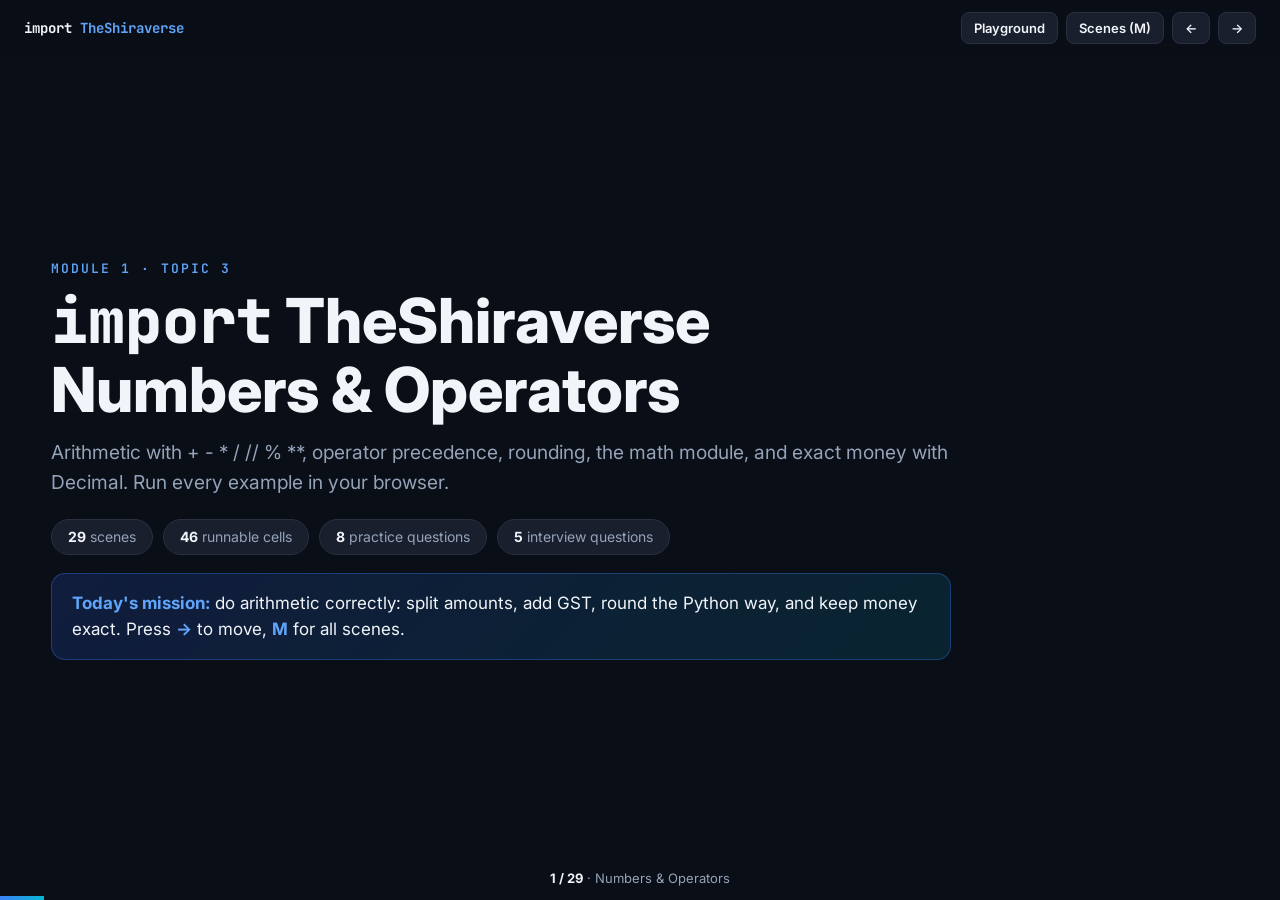
<file: notes/module-1/numbers-operators/index.html>
<!DOCTYPE html>
<html lang="en">
<head>
<meta charset="UTF-8">
<meta name="viewport" content="width=device-width, initial-scale=1.0">
<title>Numbers & Operators | import TheShiraverse</title>
<meta name="description" content="Python Module 1, topic 3: arithmetic with + - * / // % **, operator precedence, rounding, the math module, and exact money with Decimal. Run every example in your browser.">
<meta name="robots" content="index, follow, max-image-preview:large">
<link rel="canonical" href="https://python.theshiraverse.com/notes/module-1/numbers-operators/">
<meta property="og:type" content="article"><meta property="og:site_name" content="TheShiraverse">
<meta property="og:title" content="Numbers & Operators | import TheShiraverse"><meta property="og:description" content="Python Module 1, topic 3: arithmetic with + - * / // % **, operator precedence, rounding, the math module, and exact money with Decimal. Run every example in your browser.">
<meta property="og:url" content="https://python.theshiraverse.com/notes/module-1/numbers-operators/"><meta property="og:image" content="https://python.theshiraverse.com/assets/og.png">
<meta name="twitter:card" content="summary_large_image">
<link rel="icon" href="/assets/favicon.ico" sizes="any"><link rel="icon" type="image/png" sizes="32x32" href="/assets/favicon-32.png"><link rel="apple-touch-icon" href="/assets/apple-touch-icon.png">
<link rel="preconnect" href="https://fonts.googleapis.com">
<link href="https://fonts.googleapis.com/css2?family=Inter:wght@400;500;600;700;800;900&family=JetBrains+Mono:wght@400;500;600&display=swap" rel="stylesheet">
<link rel="stylesheet" href="/assets/chrome.css"><link rel="stylesheet" href="/assets/deck.css?v=6">
<script>window.PYRUN={base:"/playground/",data:false,packages:[]};</script><script src="/assets/pyrun.js?v=6"></script>
</head>
<body>
<div class="bar"><a class="brand" href="/notes/">import <b>TheShiraverse</b></a><div class="tools"><a href="/playground/" target="_blank" rel="noopener">Playground</a><button id="scenes" type="button">Scenes (M)</button><button id="prev" type="button" aria-label="Previous scene">&larr;</button><button id="next" type="button" aria-label="Next scene">&rarr;</button></div></div>
<div class="stage">
<section class="scene active" data-title="Numbers & Operators"><div class="inner"><div class="tag">Module 1 · Topic 3</div><h1><span class="py">import</span> TheShiraverse<br>Numbers & Operators</h1><p class="lead">Arithmetic with + - * / // % **, operator precedence, rounding, the math module, and exact money with Decimal. Run every example in your browser.</p><div class="chips"><span class="chip"><b>29</b> scenes</span><span class="chip"><b>46</b> runnable cells</span><span class="chip"><b>8</b> practice questions</span><span class="chip"><b>5</b> interview questions</span></div><div class="mission"><b>Today's mission:</b> do arithmetic correctly: split amounts, add GST, round the Python way, and keep money exact. Press <b>→</b> to move, <b>M</b> for all scenes.</div></div></section><section class="scene " data-title="Today&#x27;s Agenda"><div class="inner"><div class="tag">Agenda</div><h2>What we cover today</h2><div class="grid g3"><div class="pillar"><div class="n">01</div><h3>The operators</h3><ul><li>+ - * and /</li><li>// and % for splitting</li><li>** and precedence</li></ul></div><div class="pillar"><div class="n">02</div><h3>Built-ins and math</h3><ul><li>abs, round, divmod, min, max</li><li>The math module</li><li>Rounding the Python way</li></ul></div><div class="pillar"><div class="n">03</div><h3>Exact money</h3><ul><li>Why floats drift</li><li>Decimal and Fraction</li><li>A real GST invoice</li></ul></div></div></div></section>
<section class="scene " data-title="Story: The Rupee That Vanished"><div class="inner"><div class="tag">Main story</div><h2>The rupee that vanished</h2><p class="lead">Three friends split a ₹1,000 RetailMart bill. The analyst's script says everyone pays ₹333. The shop is left ₹1 short.</p><div class="grid g3"><div class="card blue"><span class="k">The setup</span><p>Bill: ₹1,000. People: 3. She writes <code>1000 // 3</code> because she wants whole rupees.</p></div><div class="card red"><span class="k">The bug</span><p><code>3 × 333 = 999</code>. One rupee is simply gone, and no error is shown.</p></div><div class="card green"><span class="k">The fix</span><p><code>//</code> gives the share, <code>%</code> gives what is left over. <code>divmod()</code> gives both at once.</p></div></div><div style="margin-top:20px"><div class="cell"><textarea class="code" rows="4" spellcheck="false" aria-label="Python code">bill, people = 1000, 3
print(bill // people)
print(bill % people)
print(divmod(bill, people))</textarea><div class="cellbar"><button class="run" type="button">&#9654; Run</button><button class="copy" type="button">Copy</button><button class="reset" type="button">Reset</button><span class="st"></span></div><div class="out" aria-live="polite"></div><div class="vars"></div></div></div></div></section>
<section class="scene " data-title="How It Relates to SQL"><div class="inner"><div class="tag">Story → SQL</div><h2>Same maths, a few different surprises</h2><p class="lead">You already used these in PostgreSQL. Python mostly agrees, but three things differ.</p><div class="card"><table class="map"><tr><th>Idea</th><th>PostgreSQL</th><th>Python</th><th>Careful</th></tr><tr><td>Divide</td><td><code>7 / 2</code> = 3</td><td><code>7 / 2</code> = 3.5</td><td>Python <code>/</code> never drops decimals</td></tr><tr><td>Whole-number divide</td><td><code>7 / 2</code> (ints)</td><td><code>7 // 2</code> = 3</td><td>Python needs <code>//</code></td></tr><tr><td>Remainder</td><td><code>MOD(7, 2)</code></td><td><code>7 % 2</code> = 1</td><td>Same idea</td></tr><tr><td>Power</td><td><code>POWER(2, 3)</code> or <code>2 ^ 3</code></td><td><code>2 ** 3</code> = 8</td><td>Python <code>^</code> is XOR, not power</td></tr><tr><td>Round</td><td><code>ROUND(2.5)</code> = 3</td><td><code>round(2.5)</code> = 2</td><td>Python rounds .5 to the even number</td></tr><tr><td>Biggest / smallest</td><td><code>GREATEST / LEAST</code></td><td><code>max() / min()</code></td><td>Python takes a list or several values</td></tr></table></div><div class="tip"><b>Pro tip.</b> Rule of thumb: when SQL and Python give different answers, Python is usually the one doing exactly what its own rules say.</div></div></section>
<section class="scene " data-title="Topic 1: The Basic Operators"><div class="inner"><div class="tag">Topic 1 · Operators</div><h2>Add, subtract, multiply, divide</h2><p class="lead"><code>+  -  *  /</code> work as you expect. Note that <code>/</code> always gives a <code>float</code>, even when the answer is whole.</p><div class="cell" data-vars><textarea class="code" rows="7" spellcheck="false" aria-label="Python code">price = 499
qty = 3
print(price * qty)
print(price + 100)
print(price - 99)
print(price / qty)
print(10 / 2)   # still a float</textarea><div class="cellbar"><button class="run" type="button">&#9654; Run</button><button class="copy" type="button">Copy</button><button class="reset" type="button">Reset</button><span class="st"></span></div><div class="out" aria-live="polite"></div><div class="vars"></div></div><div class="tip"><b>Pro tip.</b> Mixing an int and a float gives a float: <code>2 + 0.5</code> is <code>2.5</code>.</div></div></section>
<section class="scene " data-title="Topic 1: // and % for Splitting"><div class="inner"><div class="tag">Topic 1 · Operators</div><h2>Whole-number divide and remainder</h2><p class="lead"><code>//</code> is floor division: it drops the decimals. <code>%</code> (modulo) is what is left over. Together they split things into groups.</p><div class="grid g2"><div class="cell"><textarea class="code" rows="4" spellcheck="false" aria-label="Python code">print(17 // 5)   # whole groups
print(17 % 5)    # leftover
print(divmod(17, 5))
print(5 * 3 + 2)</textarea><div class="cellbar"><button class="run" type="button">&#9654; Run</button><button class="copy" type="button">Copy</button><button class="reset" type="button">Reset</button><span class="st"></span></div><div class="out" aria-live="polite"></div><div class="vars"></div></div><div class="cell"><textarea class="code" rows="5" spellcheck="false" aria-label="Python code"># is it even?
print(10 % 2 == 0)
print(7 % 2 == 0)
# minutes to hours and minutes
print(divmod(135, 60))</textarea><div class="cellbar"><button class="run" type="button">&#9654; Run</button><button class="copy" type="button">Copy</button><button class="reset" type="button">Reset</button><span class="st"></span></div><div class="out" aria-live="polite"></div><div class="vars"></div></div></div><div class="tip"><b>Pro tip.</b> <code>x % 2 == 0</code> is the classic even check. <code>x % 7</code> is how you find the day of the week in a cycle.</div></div></section>
<section class="scene " data-title="Topic 1: Powers and Roots"><div class="inner"><div class="tag">Topic 1 · Operators</div><h2>** is power</h2><p class="lead"><code>**</code> raises to a power. A fractional power is a root. This is how compound interest works.</p><div class="grid g2"><div class="cell"><textarea class="code" rows="4" spellcheck="false" aria-label="Python code">print(2 ** 3)
print(2 ** 10)
print(9 ** 0.5)    # square root
print(10 ** -2)</textarea><div class="cellbar"><button class="run" type="button">&#9654; Run</button><button class="copy" type="button">Copy</button><button class="reset" type="button">Reset</button><span class="st"></span></div><div class="out" aria-live="polite"></div><div class="vars"></div></div><div class="cell"><textarea class="code" rows="2" spellcheck="false" aria-label="Python code"># ₹10,000 at 8% a year for 3 years
print(round(10000 * 1.08 ** 3, 2))</textarea><div class="cellbar"><button class="run" type="button">&#9654; Run</button><button class="copy" type="button">Copy</button><button class="reset" type="button">Reset</button><span class="st"></span></div><div class="out" aria-live="polite"></div><div class="vars"></div></div></div><div class="tip"><b>Pro tip.</b> Python integers never overflow: <code>2 ** 100</code> just works.</div></div></section>
<section class="scene " data-title="Topic 2: Operator Precedence"><div class="inner"><div class="tag">Topic 2 · Precedence</div><h2>Who goes first? Brackets decide</h2><p class="lead">Python follows the maths order: brackets, then <code>**</code>, then <code>* / // %</code>, then <code>+ -</code>. When unsure, add brackets.</p><div class="grid g2"><div class="cell"><textarea class="code" rows="4" spellcheck="false" aria-label="Python code">print(2 + 3 * 4)
print((2 + 3) * 4)
print(100 - 20 - 5)
print(2 ** 3 ** 2)   # right to left</textarea><div class="cellbar"><button class="run" type="button">&#9654; Run</button><button class="copy" type="button">Copy</button><button class="reset" type="button">Reset</button><span class="st"></span></div><div class="out" aria-live="polite"></div><div class="vars"></div></div><div class="cell"><textarea class="code" rows="3" spellcheck="false" aria-label="Python code">print(-2 ** 2)     # power first, then minus
print((-2) ** 2)
print(10 + 5 * 2 // 3)</textarea><div class="cellbar"><button class="run" type="button">&#9654; Run</button><button class="copy" type="button">Copy</button><button class="reset" type="button">Reset</button><span class="st"></span></div><div class="out" aria-live="polite"></div><div class="vars"></div></div></div><div class="warn"><b>Watch out.</b> <code>-2 ** 2</code> is <b>-4</b>, not 4. The power happens before the minus sign.</div></div></section>
<section class="scene " data-title="Augmented Assignment"><div class="inner"><div class="tag">Topic 2 · Shortcuts</div><h2>+= and friends update a variable in place</h2><p class="lead"><code>x += 5</code> means <code>x = x + 5</code>. Every operator has one: <code>-=  *=  /=  //=  %=  **=</code>.</p><div class="cell" data-vars><textarea class="code" rows="10" spellcheck="false" aria-label="Python code">total = 0
total += 499
total += 250
total *= 2      # double it
total -= 100
print(total)

count = 17
count //= 5
print(count)</textarea><div class="cellbar"><button class="run" type="button">&#9654; Run</button><button class="copy" type="button">Copy</button><button class="reset" type="button">Reset</button><span class="st"></span></div><div class="out" aria-live="polite"></div><div class="vars"></div></div></div></section>
<section class="scene " data-title="Mistake: ZeroDivisionError"><div class="inner"><div class="tag">Common mistake</div><h2>Dividing by zero</h2><p class="lead">Maths says undefined, so Python stops with <code>ZeroDivisionError</code>. It happens on <code>/</code>, <code>//</code> and <code>%</code>.</p><div class="grid g2"><div><div class="label r">Broken</div><div class="cell"><textarea class="code" rows="3" spellcheck="false" aria-label="Python code">revenue = 5000
orders = 0
print(revenue / orders)</textarea><div class="cellbar"><button class="run" type="button">&#9654; Run</button><button class="copy" type="button">Copy</button><button class="reset" type="button">Reset</button><span class="st"></span></div><div class="out" aria-live="polite"></div><div class="vars"></div></div></div><div><div class="label g">Fixed</div><div class="cell"><textarea class="code" rows="6" spellcheck="false" aria-label="Python code">revenue = 5000
orders = 0
if orders == 0:
    print(&#x27;no orders, no average&#x27;)
else:
    print(revenue / orders)</textarea><div class="cellbar"><button class="run" type="button">&#9654; Run</button><button class="copy" type="button">Copy</button><button class="reset" type="button">Reset</button><span class="st"></span></div><div class="out" aria-live="polite"></div><div class="vars"></div></div></div></div><div class="warn"><b>Watch out.</b> Check the divisor before you divide. An empty day in RetailMart has zero orders, and an average of nothing is not a number.</div></div></section>
<section class="scene " data-title="Mistake: Floor Division and Negatives"><div class="inner"><div class="tag">Common mistake</div><h2>-7 // 2 is -4, not -3</h2><p class="lead"><code>//</code> rounds <b>down</b> (towards minus infinity), not towards zero. The remainder follows the same rule.</p><div class="grid g2"><div><div class="label r">Broken</div><div class="cell"><textarea class="code" rows="3" spellcheck="false" aria-label="Python code">print(-7 // 2)
print(-7 % 2)
print(int(-7 / 2))</textarea><div class="cellbar"><button class="run" type="button">&#9654; Run</button><button class="copy" type="button">Copy</button><button class="reset" type="button">Reset</button><span class="st"></span></div><div class="out" aria-live="polite"></div><div class="vars"></div></div></div><div><div class="label g">Fixed</div><div class="cell"><textarea class="code" rows="4" spellcheck="false" aria-label="Python code">import math
print(math.trunc(-7 / 2))
print(-7 // 2)
print(divmod(-7, 2))</textarea><div class="cellbar"><button class="run" type="button">&#9654; Run</button><button class="copy" type="button">Copy</button><button class="reset" type="button">Reset</button><span class="st"></span></div><div class="out" aria-live="polite"></div><div class="vars"></div></div></div></div><div class="warn"><b>Watch out.</b> Rule: <code>a == (a // b) * b + a % b</code> always holds. If you want to cut towards zero, use <code>int()</code> or <code>math.trunc()</code>.</div></div></section>
<section class="scene " data-title="Mistake: ^ Is Not Power"><div class="inner"><div class="tag">Common mistake</div><h2>2 ^ 3 is not 8</h2><p class="lead">In PostgreSQL <code>^</code> is power. In Python it is <b>XOR</b> (a bitwise operator), and it runs without any error.</p><div class="grid g2"><div><div class="label r">Broken</div><div class="cell"><textarea class="code" rows="2" spellcheck="false" aria-label="Python code">print(2 ^ 3)
print(10 ^ 2)</textarea><div class="cellbar"><button class="run" type="button">&#9654; Run</button><button class="copy" type="button">Copy</button><button class="reset" type="button">Reset</button><span class="st"></span></div><div class="out" aria-live="polite"></div><div class="vars"></div></div></div><div><div class="label g">Fixed</div><div class="cell"><textarea class="code" rows="2" spellcheck="false" aria-label="Python code">print(2 ** 3)
print(10 ** 2)</textarea><div class="cellbar"><button class="run" type="button">&#9654; Run</button><button class="copy" type="button">Copy</button><button class="reset" type="button">Reset</button><span class="st"></span></div><div class="out" aria-live="polite"></div><div class="vars"></div></div></div></div><div class="warn"><b>Watch out.</b> No error means no warning. If a power result looks small and strange, check you wrote <code>**</code>.</div></div></section>
<section class="scene " data-title="Topic 3: Number Built-ins"><div class="inner"><div class="tag">Topic 3 · Built-ins</div><h2>abs, round, divmod, min, max, sum, pow</h2><p class="lead">Python ships with small helpers for everyday number work. No import needed.</p><div class="grid g2"><div class="cell"><textarea class="code" rows="4" spellcheck="false" aria-label="Python code">print(abs(-250))
print(round(3.14159, 2))
print(divmod(1000, 3))
print(pow(2, 10))</textarea><div class="cellbar"><button class="run" type="button">&#9654; Run</button><button class="copy" type="button">Copy</button><button class="reset" type="button">Reset</button><span class="st"></span></div><div class="out" aria-live="polite"></div><div class="vars"></div></div><div class="cell"><textarea class="code" rows="4" spellcheck="false" aria-label="Python code">print(min(499, 250, 899))
print(max(499, 250, 899))
print(sum([499, 250, 899]))
print(max(3, 7.5))</textarea><div class="cellbar"><button class="run" type="button">&#9654; Run</button><button class="copy" type="button">Copy</button><button class="reset" type="button">Reset</button><span class="st"></span></div><div class="out" aria-live="polite"></div><div class="vars"></div></div></div><div class="tip"><b>Pro tip.</b> <code>round(x)</code> with no second argument gives an <b>int</b>. <code>round(x, 2)</code> keeps two decimals and stays a float.</div></div></section>
<section class="scene " data-title="Mistake: round() and Half to Even"><div class="inner"><div class="tag">Common mistake</div><h2>round(2.5) is 2</h2><p class="lead">Python uses <b>banker's rounding</b>: a value exactly halfway goes to the nearest <b>even</b> number. It avoids always rounding up, but it surprises everyone.</p><div class="grid g2"><div><div class="label r">Broken</div><div class="cell"><textarea class="code" rows="2" spellcheck="false" aria-label="Python code">print(round(0.5), round(1.5), round(2.5), round(3.5))
print(round(2.675, 2))</textarea><div class="cellbar"><button class="run" type="button">&#9654; Run</button><button class="copy" type="button">Copy</button><button class="reset" type="button">Reset</button><span class="st"></span></div><div class="out" aria-live="polite"></div><div class="vars"></div></div></div><div><div class="label g">Fixed</div><div class="cell"><textarea class="code" rows="3" spellcheck="false" aria-label="Python code">from decimal import Decimal, ROUND_HALF_UP
print(Decimal(&#x27;2.5&#x27;).quantize(Decimal(&#x27;1&#x27;), rounding=ROUND_HALF_UP))
print(Decimal(&#x27;2.675&#x27;).quantize(Decimal(&#x27;0.01&#x27;), rounding=ROUND_HALF_UP))</textarea><div class="cellbar"><button class="run" type="button">&#9654; Run</button><button class="copy" type="button">Copy</button><button class="reset" type="button">Reset</button><span class="st"></span></div><div class="out" aria-live="polite"></div><div class="vars"></div></div></div></div><div class="warn"><b>Watch out.</b> For rounding that matches a printed bill (half up), use <code>Decimal</code> with <code>ROUND_HALF_UP</code>. <code>round(2.675, 2)</code> gives 2.67 because the float is stored a hair below 2.675.</div></div></section>
<section class="scene " data-title="Topic 3: The math Module"><div class="inner"><div class="tag">Topic 3 · math</div><h2>import math for the rest</h2><p class="lead">A module is a toolbox you bring in with <code>import</code>. <code>math</code> comes with Python.</p><div class="grid g2"><div class="cell"><textarea class="code" rows="6" spellcheck="false" aria-label="Python code">import math
print(math.sqrt(144))
print(math.pi)
print(math.ceil(4.1))
print(math.floor(4.9))
print(math.trunc(-4.9))</textarea><div class="cellbar"><button class="run" type="button">&#9654; Run</button><button class="copy" type="button">Copy</button><button class="reset" type="button">Reset</button><span class="st"></span></div><div class="out" aria-live="polite"></div><div class="vars"></div></div><div class="cell"><textarea class="code" rows="5" spellcheck="false" aria-label="Python code">import math
print(math.log10(1000))
print(math.factorial(5))
print(math.isclose(0.1 + 0.2, 0.3))
print(0.1 + 0.2 == 0.3)</textarea><div class="cellbar"><button class="run" type="button">&#9654; Run</button><button class="copy" type="button">Copy</button><button class="reset" type="button">Reset</button><span class="st"></span></div><div class="out" aria-live="polite"></div><div class="vars"></div></div></div><div class="tip"><b>Pro tip.</b> Use <code>math.isclose()</code> to compare floats. Never trust <code>==</code> on decimals that came from arithmetic.</div></div></section>
<section class="scene " data-title="Topic 4: float, Decimal, Fraction"><div class="inner"><div class="tag">Topic 4 · Exact numbers</div><h2>Three ways to hold a decimal</h2><p class="lead">A <code>float</code> is fast but tiny errors creep in. <code>Decimal</code> is exact for money. <code>Fraction</code> is exact for ratios.</p><div class="grid g3"><div class="card red"><span class="k">float</span><p>Fast, approximate. Fine for statistics and measurements.</p><div class="cell"><textarea class="code" rows="2" spellcheck="false" aria-label="Python code">print(0.1 + 0.2)
print(1.1 * 3)</textarea><div class="cellbar"><button class="run" type="button">&#9654; Run</button><button class="copy" type="button">Copy</button><button class="reset" type="button">Reset</button><span class="st"></span></div><div class="out" aria-live="polite"></div><div class="vars"></div></div></div><div class="card green"><span class="k">Decimal</span><p>Exact decimal digits. Use for rupees and paise.</p><div class="cell"><textarea class="code" rows="3" spellcheck="false" aria-label="Python code">from decimal import Decimal
print(Decimal(&#x27;0.1&#x27;) + Decimal(&#x27;0.2&#x27;))
print(Decimal(&#x27;1.10&#x27;) * 3)</textarea><div class="cellbar"><button class="run" type="button">&#9654; Run</button><button class="copy" type="button">Copy</button><button class="reset" type="button">Reset</button><span class="st"></span></div><div class="out" aria-live="polite"></div><div class="vars"></div></div></div><div class="card blue"><span class="k">Fraction</span><p>Exact ratios as a / b.</p><div class="cell"><textarea class="code" rows="3" spellcheck="false" aria-label="Python code">from fractions import Fraction
print(Fraction(1, 3) * 3)
print(Fraction(1, 3) + Fraction(1, 6))</textarea><div class="cellbar"><button class="run" type="button">&#9654; Run</button><button class="copy" type="button">Copy</button><button class="reset" type="button">Reset</button><span class="st"></span></div><div class="out" aria-live="polite"></div><div class="vars"></div></div></div></div></div></section>
<section class="scene " data-title="Mistake: Decimal Traps"><div class="inner"><div class="tag">Common mistake</div><h2>Decimal from a float, or Decimal plus float</h2><p class="lead"><code>Decimal(0.1)</code> copies the float's error. And a <code>Decimal</code> will not mix with a <code>float</code>.</p><div class="grid g2"><div><div class="label r">Broken</div><div class="cell"><textarea class="code" rows="3" spellcheck="false" aria-label="Python code">from decimal import Decimal
print(Decimal(0.1))
print(Decimal(&#x27;10.50&#x27;) + 0.25)</textarea><div class="cellbar"><button class="run" type="button">&#9654; Run</button><button class="copy" type="button">Copy</button><button class="reset" type="button">Reset</button><span class="st"></span></div><div class="out" aria-live="polite"></div><div class="vars"></div></div></div><div><div class="label g">Fixed</div><div class="cell"><textarea class="code" rows="3" spellcheck="false" aria-label="Python code">from decimal import Decimal
print(Decimal(&#x27;0.1&#x27;))
print(Decimal(&#x27;10.50&#x27;) + Decimal(&#x27;0.25&#x27;))</textarea><div class="cellbar"><button class="run" type="button">&#9654; Run</button><button class="copy" type="button">Copy</button><button class="reset" type="button">Reset</button><span class="st"></span></div><div class="out" aria-live="polite"></div><div class="vars"></div></div></div></div><div class="warn"><b>Watch out.</b> Always build a <code>Decimal</code> from <b>text</b> (<code>Decimal('0.1')</code>), and keep every number in the sum a <code>Decimal</code>.</div></div></section>
<section class="scene " data-title="Literals: Underscores, Complex, Bitwise"><div class="inner"><div class="tag">Topic 5 · Odds and ends</div><h2>Three small things worth knowing</h2><p class="lead">You will not use these daily, but you will meet them in other people's code.</p><div class="grid g3"><div class="card blue"><span class="k">Underscores</span><p>Readable big numbers. Python ignores the <code>_</code>, so Indian grouping works.</p><div class="cell"><textarea class="code" rows="2" spellcheck="false" aria-label="Python code">print(1_25_812)
print(1_000_000 == 10_00_000)</textarea><div class="cellbar"><button class="run" type="button">&#9654; Run</button><button class="copy" type="button">Copy</button><button class="reset" type="button">Reset</button><span class="st"></span></div><div class="out" aria-live="polite"></div><div class="vars"></div></div></div><div class="card purple"><span class="k">Complex</span><p>Engineering and signal maths. Rare in data work.</p><div class="cell"><textarea class="code" rows="3" spellcheck="false" aria-label="Python code">z = 3 + 4j
print(abs(z))
print(z.real, z.imag)</textarea><div class="cellbar"><button class="run" type="button">&#9654; Run</button><button class="copy" type="button">Copy</button><button class="reset" type="button">Reset</button><span class="st"></span></div><div class="out" aria-live="polite"></div><div class="vars"></div></div></div><div class="card orange"><span class="k">Bitwise</span><p><code>&amp; | ^ ~ &lt;&lt; &gt;&gt;</code> work on binary digits. Mostly flags and low-level code.</p><div class="cell"><textarea class="code" rows="2" spellcheck="false" aria-label="Python code">print(6 &amp; 3, 6 | 3, 6 ^ 3)
print(1 &lt;&lt; 4)</textarea><div class="cellbar"><button class="run" type="button">&#9654; Run</button><button class="copy" type="button">Copy</button><button class="reset" type="button">Reset</button><span class="st"></span></div><div class="out" aria-live="polite"></div><div class="vars"></div></div></div></div></div></section>
<section class="scene " data-title="Real World: GST Invoice"><div class="inner"><div class="tag">Real world</div><h2>A GST invoice for RetailMart product #1</h2><p class="lead">Samsung Animi Max, ₹1,25,812.07, quantity 2, GST 18%. Money uses <code>Decimal</code> so the paise are exact.</p><div class="cell" data-vars><textarea class="code" rows="12" spellcheck="false" aria-label="Python code">from decimal import Decimal, ROUND_HALF_UP

price = Decimal(&#x27;125812.07&#x27;)
qty = 2
subtotal = price * qty
gst = (subtotal * Decimal(&#x27;0.18&#x27;)).quantize(Decimal(&#x27;0.01&#x27;), rounding=ROUND_HALF_UP)
total = subtotal + gst

print(&#x27;Subtotal:&#x27;, subtotal)
print(&#x27;GST 18%:&#x27;, gst)
print(&#x27;Total   :&#x27;, total)</textarea><div class="cellbar"><button class="run" type="button">&#9654; Run</button><button class="copy" type="button">Copy</button><button class="reset" type="button">Reset</button><span class="st"></span></div><div class="out" aria-live="polite"></div><div class="vars"></div></div><div class="tip"><b>Pro tip.</b> A shop prints the rounded GST on the bill, so the code must round the same way. That is why we use <code>quantize</code> and not <code>round()</code>.</div></div></section>
<section class="scene " data-title="Real World: Change-Making"><div class="inner"><div class="tag">Real world</div><h2>Change for a ₹2,860 refund</h2><p class="lead">The cashier has notes of ₹500, ₹100, ₹50 and ₹10. <code>divmod()</code> hands out the biggest note first and passes the rest down.</p><div class="cell" data-vars><textarea class="code" rows="7" spellcheck="false" aria-label="Python code">amount = 2860
n500, amount = divmod(amount, 500)
n100, amount = divmod(amount, 100)
n50, amount = divmod(amount, 50)
n10, amount = divmod(amount, 10)
print(&#x27;500s:&#x27;, n500, &#x27;100s:&#x27;, n100, &#x27;50s:&#x27;, n50, &#x27;10s:&#x27;, n10, &#x27;left:&#x27;, amount)</textarea><div class="cellbar"><button class="run" type="button">&#9654; Run</button><button class="copy" type="button">Copy</button><button class="reset" type="button">Reset</button><span class="st"></span></div><div class="out" aria-live="polite"></div><div class="vars"></div></div><div class="tip"><b>Pro tip.</b> In topic 13 a loop does this for any list of notes. Today you can already see the idea.</div></div></section>
<section class="scene " data-title="Practice Arena: Easy and Medium"><div class="inner"><div class="tag">Practice Arena</div><h2>Easy and Medium</h2><p class="lead">Type the answer, press Run. Green means correct.</p><div class="grid g2"><div><span class="arena-tier t-easy">Easy</span><p class="ask">Print the whole-number quotient and the remainder of 17 divided by 5, on one line.</p><div class="cell" data-expect="3 2"><textarea class="code" rows="2" spellcheck="false" aria-label="Python code">print()</textarea><div class="cellbar"><button class="run" type="button">&#9654; Run</button><button class="copy" type="button">Copy</button><button class="reset" type="button">Reset</button><span class="st"></span></div><div class="out" aria-live="polite"></div><div class="vars"></div></div><div class="reveal" style="margin-top:10px;padding:10px 14px"><button class="rv" type="button" data-label="Show solution">Show solution</button><div class="answer"><code style="white-space:pre-wrap;display:block">print(17 // 5, 17 % 5)</code></div></div></div><div><span class="arena-tier t-easy">Easy</span><p class="ask">A customer buys 3 items at ₹499 and 2 items at ₹250. Print the total.</p><div class="cell" data-expect="1997"><textarea class="code" rows="2" spellcheck="false" aria-label="Python code">print()</textarea><div class="cellbar"><button class="run" type="button">&#9654; Run</button><button class="copy" type="button">Copy</button><button class="reset" type="button">Reset</button><span class="st"></span></div><div class="out" aria-live="polite"></div><div class="vars"></div></div><div class="reveal" style="margin-top:10px;padding:10px 14px"><button class="rv" type="button" data-label="Show solution">Show solution</button><div class="answer"><code style="white-space:pre-wrap;display:block">print(3 * 499 + 2 * 250)</code></div></div></div><div><span class="arena-tier t-medium">Medium</span><p class="ask">Add 18% GST to ₹1,000 using brackets. Print the result rounded to 2 decimals.</p><div class="cell" data-expect="1180.0"><textarea class="code" rows="2" spellcheck="false" aria-label="Python code">print()</textarea><div class="cellbar"><button class="run" type="button">&#9654; Run</button><button class="copy" type="button">Copy</button><button class="reset" type="button">Reset</button><span class="st"></span></div><div class="out" aria-live="polite"></div><div class="vars"></div></div><div class="reveal" style="margin-top:10px;padding:10px 14px"><button class="rv" type="button" data-label="Show solution">Show solution</button><div class="answer"><code style="white-space:pre-wrap;display:block">print(round(1000 * (1 + 18 / 100), 2))</code></div></div></div><div><span class="arena-tier t-medium">Medium</span><p class="ask">Split ₹1,000 among 3 people. Print the share and the leftover rupee together using <code>divmod</code>.</p><div class="cell" data-expect="(333, 1)"><textarea class="code" rows="2" spellcheck="false" aria-label="Python code">print()</textarea><div class="cellbar"><button class="run" type="button">&#9654; Run</button><button class="copy" type="button">Copy</button><button class="reset" type="button">Reset</button><span class="st"></span></div><div class="out" aria-live="polite"></div><div class="vars"></div></div><div class="reveal" style="margin-top:10px;padding:10px 14px"><button class="rv" type="button" data-label="Show solution">Show solution</button><div class="answer"><code style="white-space:pre-wrap;display:block">print(divmod(1000, 3))</code></div></div></div></div></div></section>
<section class="scene " data-title="Practice Arena: Hard and Crazy"><div class="inner"><div class="tag">Practice Arena</div><h2>Hard and Crazy</h2><p class="lead">Predict before you run. These are the traps interviewers like.</p><div class="grid g2"><div><span class="arena-tier t-hard">Hard</span><p class="ask">Predict first, then print <code>-7 // 2</code> and <code>-7 % 2</code> on one line.</p><div class="cell" data-expect="-4 1"><textarea class="code" rows="2" spellcheck="false" aria-label="Python code">print()</textarea><div class="cellbar"><button class="run" type="button">&#9654; Run</button><button class="copy" type="button">Copy</button><button class="reset" type="button">Reset</button><span class="st"></span></div><div class="out" aria-live="polite"></div><div class="vars"></div></div><div class="reveal" style="margin-top:10px;padding:10px 14px"><button class="rv" type="button" data-label="Show solution">Show solution</button><div class="answer"><code style="white-space:pre-wrap;display:block">print(-7 // 2, -7 % 2)</code></div></div></div><div><span class="arena-tier t-hard">Hard</span><p class="ask">Print <code>round(2.5)</code>, <code>round(3.5)</code> and <code>round(0.5)</code> on one line.</p><div class="cell" data-expect="2 4 0"><textarea class="code" rows="2" spellcheck="false" aria-label="Python code">print()</textarea><div class="cellbar"><button class="run" type="button">&#9654; Run</button><button class="copy" type="button">Copy</button><button class="reset" type="button">Reset</button><span class="st"></span></div><div class="out" aria-live="polite"></div><div class="vars"></div></div><div class="reveal" style="margin-top:10px;padding:10px 14px"><button class="rv" type="button" data-label="Show solution">Show solution</button><div class="answer"><code style="white-space:pre-wrap;display:block">print(round(2.5), round(3.5), round(0.5))</code></div></div></div><div><span class="arena-tier t-crazy">Crazy</span><p class="ask">Print the exact sum of 0.1 and 0.2 so it shows <code>0.3</code>. Use <code>Decimal</code>.</p><div class="cell" data-expect="0.3"><textarea class="code" rows="2" spellcheck="false" aria-label="Python code">from decimal import Decimal
print()</textarea><div class="cellbar"><button class="run" type="button">&#9654; Run</button><button class="copy" type="button">Copy</button><button class="reset" type="button">Reset</button><span class="st"></span></div><div class="out" aria-live="polite"></div><div class="vars"></div></div><div class="reveal" style="margin-top:10px;padding:10px 14px"><button class="rv" type="button" data-label="Show solution">Show solution</button><div class="answer"><code style="white-space:pre-wrap;display:block">from decimal import Decimal
print(Decimal(&#x27;0.1&#x27;) + Decimal(&#x27;0.2&#x27;))</code></div></div></div><div><span class="arena-tier t-crazy">Crazy</span><p class="ask">475 minutes is how many hours and minutes? Print them as <code>7 55</code> style using one <code>divmod</code>.</p><div class="cell" data-expect="7 55"><textarea class="code" rows="2" spellcheck="false" aria-label="Python code">h, m = 
print(h, m)</textarea><div class="cellbar"><button class="run" type="button">&#9654; Run</button><button class="copy" type="button">Copy</button><button class="reset" type="button">Reset</button><span class="st"></span></div><div class="out" aria-live="polite"></div><div class="vars"></div></div><div class="reveal" style="margin-top:10px;padding:10px 14px"><button class="rv" type="button" data-label="Show solution">Show solution</button><div class="answer"><code style="white-space:pre-wrap;display:block">h, m = divmod(475, 60)
print(h, m)</code></div></div></div></div></div></section>
<section class="scene " data-title="Interview Studio"><div class="inner"><div class="tag">Interview Studio</div><h2>Five questions interviewers ask about numbers</h2><div class="grid g2"><div class="reveal"><div class="q">What is the difference between / and //?</div><button class="rv" type="button" data-label="Show answer">Show answer</button><div class="answer"><code>/</code> is true division and always returns a float (<code>7 / 2</code> is <code>3.5</code>). <code>//</code> is floor division and rounds down (<code>7 // 2</code> is <code>3</code>, and <code>-7 // 2</code> is <code>-4</code>).</div></div><div class="reveal"><div class="q">What does round(2.5) return, and why?</div><button class="rv" type="button" data-label="Show answer">Show answer</button><div class="answer"><code>2</code>. Python uses banker's rounding: exact halves go to the nearest even number. <code>round(3.5)</code> is <code>4</code>.</div></div><div class="reveal"><div class="q">Why not use float for money?</div><button class="rv" type="button" data-label="Show answer">Show answer</button><div class="answer">Floats are binary, so values like 0.1 are slightly off and errors add up. Use <code>Decimal</code> built from text, or keep whole paise as integers.</div></div><div class="reveal"><div class="q">What does 2 ^ 3 give in Python?</div><button class="rv" type="button" data-label="Show answer">Show answer</button><div class="answer"><code>1</code>. <code>^</code> is bitwise XOR. Power is <code>**</code>, so <code>2 ** 3</code> is <code>8</code>.</div></div><div class="reveal"><div class="q">Does Python have an integer overflow?</div><button class="rv" type="button" data-label="Show answer">Show answer</button><div class="answer">No. Integers grow as needed, so <code>2 ** 100</code> is <code>1267650600228229401496703205376</code>. Floats do have limits.</div></div></div></div></section>
<section class="scene " data-title="Self-Check"><div class="inner"><div class="tag">Self-Check</div><h2>Can you answer these without running code?</h2><p class="lead">Click a card to check yourself.</p><div class="grid g3"><div class="reveal"><div class="q"><code>7 / 2</code> and <code>7 // 2</code>?</div><button class="rv" type="button" data-label="Show answer">Show answer</button><div class="answer"><code>3.5</code> and <code>3</code>.</div></div><div class="reveal"><div class="q"><code>2 + 3 * 4</code>?</div><button class="rv" type="button" data-label="Show answer">Show answer</button><div class="answer"><code>14</code>. Multiply first.</div></div><div class="reveal"><div class="q"><code>2 ** 3 ** 2</code>?</div><button class="rv" type="button" data-label="Show answer">Show answer</button><div class="answer"><code>512</code>. Powers go right to left: <code>3 ** 2 = 9</code>, then <code>2 ** 9</code>.</div></div><div class="reveal"><div class="q"><code>-2 ** 2</code>?</div><button class="rv" type="button" data-label="Show answer">Show answer</button><div class="answer"><code>-4</code>. Power first, then the minus.</div></div><div class="reveal"><div class="q"><code>10 % 3</code>?</div><button class="rv" type="button" data-label="Show answer">Show answer</button><div class="answer"><code>1</code>. 3 fits three times (9), 1 is left.</div></div><div class="reveal"><div class="q"><code>round(2.5)</code>?</div><button class="rv" type="button" data-label="Show answer">Show answer</button><div class="answer"><code>2</code>. Half goes to the even number.</div></div></div></div></section>
<section class="scene " data-title="Key Takeaways"><div class="inner"><div class="tag">Key Takeaways</div><h2>Six rules to remember</h2><div class="grid g3"><div class="card blue"><span class="k">1 · / is always a float</span><p><code>//</code> floors, <code>%</code> is the leftover, <code>divmod()</code> gives both.</p></div><div class="card green"><span class="k">2 · ** is power</span><p><code>^</code> is XOR. A fractional power is a root.</p></div><div class="card orange"><span class="k">3 · Brackets win</span><p>When unsure, add brackets. <code>-2 ** 2</code> is <code>-4</code>.</p></div><div class="card red"><span class="k">4 · round() is half to even</span><p><code>round(2.5)</code> is <code>2</code>. Use <code>Decimal</code> for bill-style rounding.</p></div><div class="card purple"><span class="k">5 · Money is Decimal</span><p>Build it from text, never mix with float, round with <code>quantize</code>.</p></div><div class="card blue"><span class="k">6 · Check the divisor</span><p>Dividing by zero raises <code>ZeroDivisionError</code>. Test first.</p></div></div></div></section>
<section class="scene " data-title="Quick Reference"><div class="inner"><div class="tag">Quick Reference</div><h2>Every syntax from today</h2><div class="grid g3"><div><h3>Operators</h3><div class="cell"><textarea class="code" rows="2" spellcheck="false" aria-label="Python code">print(7 + 2, 7 - 2, 7 * 2, 7 / 2)
print(7 // 2, 7 % 2, 7 ** 2)</textarea><div class="cellbar"><button class="run" type="button">&#9654; Run</button><button class="copy" type="button">Copy</button><button class="reset" type="button">Reset</button><span class="st"></span></div><div class="out" aria-live="polite"></div><div class="vars"></div></div></div><div><h3>Split</h3><div class="cell"><textarea class="code" rows="2" spellcheck="false" aria-label="Python code">print(divmod(1000, 3))</textarea><div class="cellbar"><button class="run" type="button">&#9654; Run</button><button class="copy" type="button">Copy</button><button class="reset" type="button">Reset</button><span class="st"></span></div><div class="out" aria-live="polite"></div><div class="vars"></div></div></div><div><h3>Update in place</h3><div class="cell"><textarea class="code" rows="4" spellcheck="false" aria-label="Python code">total = 100
total += 50
total *= 2
print(total)</textarea><div class="cellbar"><button class="run" type="button">&#9654; Run</button><button class="copy" type="button">Copy</button><button class="reset" type="button">Reset</button><span class="st"></span></div><div class="out" aria-live="polite"></div><div class="vars"></div></div></div><div><h3>Built-ins</h3><div class="cell"><textarea class="code" rows="2" spellcheck="false" aria-label="Python code">print(abs(-5), round(3.14159, 2), min(4, 9), max(4, 9), sum([1, 2, 3]))</textarea><div class="cellbar"><button class="run" type="button">&#9654; Run</button><button class="copy" type="button">Copy</button><button class="reset" type="button">Reset</button><span class="st"></span></div><div class="out" aria-live="polite"></div><div class="vars"></div></div></div><div><h3>math</h3><div class="cell"><textarea class="code" rows="2" spellcheck="false" aria-label="Python code">import math
print(math.sqrt(81), math.ceil(2.1), math.floor(2.9))</textarea><div class="cellbar"><button class="run" type="button">&#9654; Run</button><button class="copy" type="button">Copy</button><button class="reset" type="button">Reset</button><span class="st"></span></div><div class="out" aria-live="polite"></div><div class="vars"></div></div></div><div><h3>Exact money</h3><div class="cell"><textarea class="code" rows="2" spellcheck="false" aria-label="Python code">from decimal import Decimal
print(Decimal(&#x27;0.10&#x27;) + Decimal(&#x27;0.20&#x27;))</textarea><div class="cellbar"><button class="run" type="button">&#9654; Run</button><button class="copy" type="button">Copy</button><button class="reset" type="button">Reset</button><span class="st"></span></div><div class="out" aria-live="polite"></div><div class="vars"></div></div></div></div></div></section>
<section class="scene " data-title="Take-Home Challenge"><div class="inner"><div class="tag">Take-Home Challenge</div><h2>Invoice for product #2 of RetailMart</h2><p class="lead">Samsung Recusandae Lite: price ₹1,06,495.49, quantity 3, GST 18%. Work in the cell below, then check against a classmate or in a 1:1.</p><div class="grid g2"><div class="card"><ol style="padding-left:20px;color:var(--muted);line-height:1.9"><li>Store the price as a <code>Decimal</code> (from text).</li><li>Compute the subtotal for 3 units.</li><li>Compute GST at 18%, rounded half up to 2 decimals.</li><li>Print the total.</li><li>Split the total among 4 friends with <code>divmod</code> on whole rupees. Print share and leftover.</li></ol></div><div class="cell" data-vars><textarea class="code" rows="10" spellcheck="false" aria-label="Python code"># your work here
from decimal import Decimal, ROUND_HALF_UP
price = Decimal(&#x27;106495.49&#x27;)</textarea><div class="cellbar"><button class="run" type="button">&#9654; Run</button><button class="copy" type="button">Copy</button><button class="reset" type="button">Reset</button><span class="st"></span></div><div class="out" aria-live="polite"></div><div class="vars"></div></div></div></div></section>
<section class="scene " data-title="Your Python Journey"><div class="inner"><div class="tag">Your Python journey</div><h2>Module 1: Python Foundations</h2><p class="lead">You are here: topic 3 of 29.</p><div class="journey"><span class="done">1. Hello Python</span><span class="done">2. Variables & data types</span><span class="here">3. Numbers & operators</span><span class="">4. Strings 1: text basics</span><span class="">5. Strings 2: methods & formatting</span><span class="">6. Booleans, comparison & logic</span><span class="">7. Input & output</span><span class="">8. Conditions</span><span class="">9. Lists 1</span><span class="">10. Lists 2: references & copies</span><span class="">11. Tuples & sets</span><span class="">12. Dictionaries</span><span class="">13. Loops 1: for</span><span class="">14. Loops 2: while & control</span><span class="">15. Comprehensions</span><span class="">16. Functions 1</span><span class="">17. Functions 2: arguments</span><span class="">18. Functions 3: functional tools</span><span class="">19. Iterators & generators</span><span class="">20. Modules, packages & the standard library</span><span class="">21. Dates & times</span><span class="">22. Text patterns: regex</span><span class="">23. Files</span><span class="">24. CSV & JSON</span><span class="">25. Errors & debugging</span><span class="">26. Classes & objects (OOP 1)</span><span class="">27. Inheritance & friends (OOP 2)</span><span class="">28. Dataclasses, clean code & tests</span><span class="">29. Git & GitHub basics</span></div></div></section>
<section class="scene " data-title="Next: Strings 1: Text Basics"><div class="inner"><div class="tag">Next topic</div><h2>Strings 1: Text Basics</h2><p class="lead">Slice, index and inspect text: card numbers, names, file extensions. Everything RetailMart stores as a word.</p><div class="mission"><b>Before the next topic:</b> finish the take-home and try it in the playground: <a href="/playground/">python.theshiraverse.com/playground</a></div><div style="margin-top:20px"><a class="btn-next" href="/notes/module-1/strings-text-basics/">Next: Strings 1: Text Basics &rarr;</a></div></div></section>
</div>
<div class="menu" id="menu"><ol></ol></div>
<div class="progress"></div><div class="foot" id="footinfo"></div>
<script src="/assets/deck.js?v=6"></script>
<script src="/assets/chrome.js" defer></script>
</body>
</html>
</file>
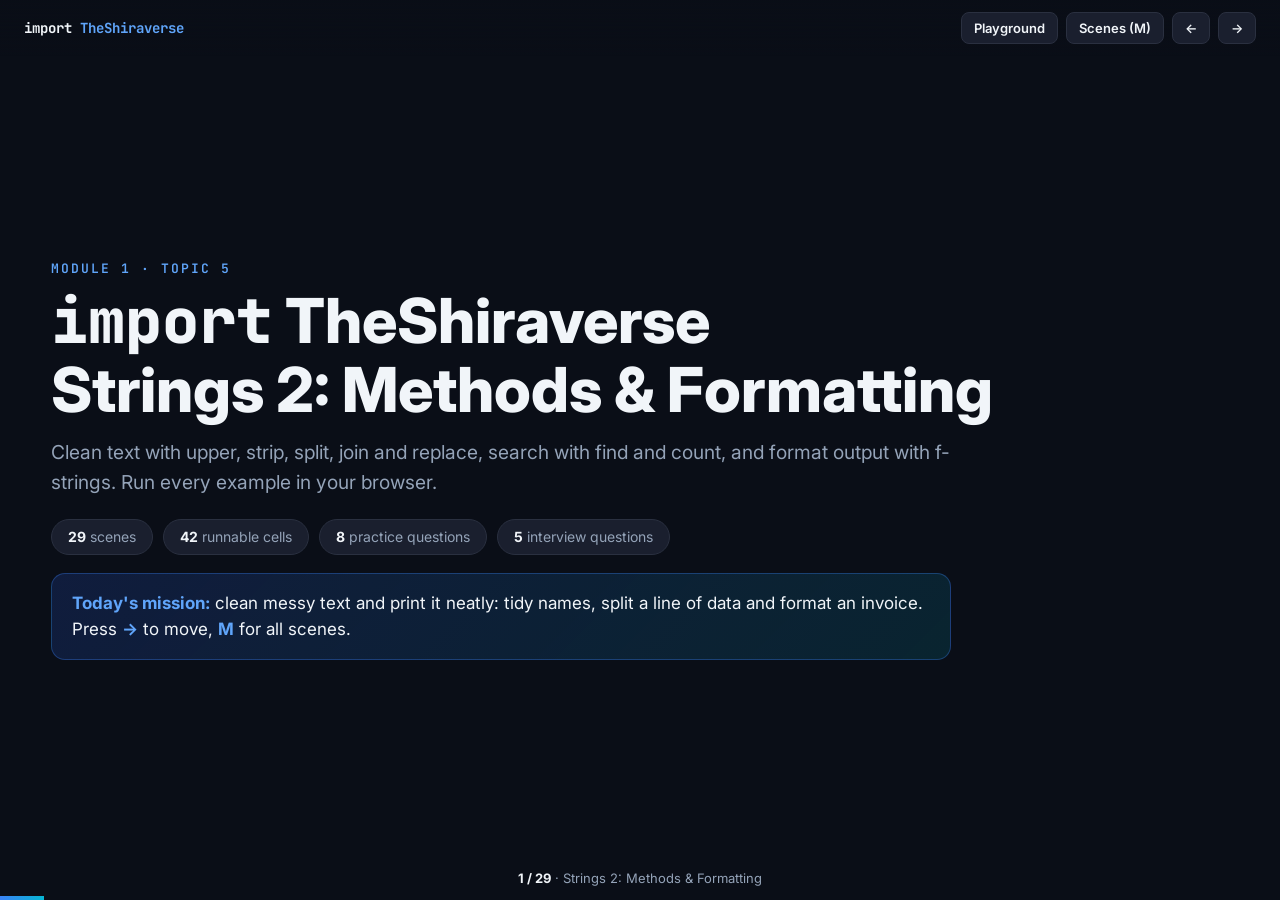
<file: notes/module-1/strings-methods-formatting/index.html>
<!DOCTYPE html>
<html lang="en">
<head>
<meta charset="UTF-8">
<meta name="viewport" content="width=device-width, initial-scale=1.0">
<title>Strings 2: Methods & Formatting | import TheShiraverse</title>
<meta name="description" content="Python Module 1, topic 5: clean text with upper, strip, split, join and replace, search with find and count, and format output with f-strings. Run every example in your browser.">
<meta name="robots" content="index, follow, max-image-preview:large">
<link rel="canonical" href="https://python.theshiraverse.com/notes/module-1/strings-methods-formatting/">
<meta property="og:type" content="article"><meta property="og:site_name" content="TheShiraverse">
<meta property="og:title" content="Strings 2: Methods & Formatting | import TheShiraverse"><meta property="og:description" content="Python Module 1, topic 5: clean text with upper, strip, split, join and replace, search with find and count, and format output with f-strings. Run every example in your browser.">
<meta property="og:url" content="https://python.theshiraverse.com/notes/module-1/strings-methods-formatting/"><meta property="og:image" content="https://python.theshiraverse.com/assets/og.png">
<meta name="twitter:card" content="summary_large_image">
<link rel="icon" href="/assets/favicon.ico" sizes="any"><link rel="icon" type="image/png" sizes="32x32" href="/assets/favicon-32.png"><link rel="apple-touch-icon" href="/assets/apple-touch-icon.png">
<link rel="preconnect" href="https://fonts.googleapis.com">
<link href="https://fonts.googleapis.com/css2?family=Inter:wght@400;500;600;700;800;900&family=JetBrains+Mono:wght@400;500;600&display=swap" rel="stylesheet">
<link rel="stylesheet" href="/assets/chrome.css"><link rel="stylesheet" href="/assets/deck.css?v=6">
<script>window.PYRUN={base:"/playground/",data:false,packages:[]};</script><script src="/assets/pyrun.js?v=6"></script>
</head>
<body>
<div class="bar"><a class="brand" href="/notes/">import <b>TheShiraverse</b></a><div class="tools"><a href="/playground/" target="_blank" rel="noopener">Playground</a><button id="scenes" type="button">Scenes (M)</button><button id="prev" type="button" aria-label="Previous scene">&larr;</button><button id="next" type="button" aria-label="Next scene">&rarr;</button></div></div>
<div class="stage">
<section class="scene active" data-title="Strings 2: Methods & Formatting"><div class="inner"><div class="tag">Module 1 · Topic 5</div><h1><span class="py">import</span> TheShiraverse<br>Strings 2: Methods & Formatting</h1><p class="lead">Clean text with upper, strip, split, join and replace, search with find and count, and format output with f-strings. Run every example in your browser.</p><div class="chips"><span class="chip"><b>29</b> scenes</span><span class="chip"><b>42</b> runnable cells</span><span class="chip"><b>8</b> practice questions</span><span class="chip"><b>5</b> interview questions</span></div><div class="mission"><b>Today's mission:</b> clean messy text and print it neatly: tidy names, split a line of data and format an invoice. Press <b>→</b> to move, <b>M</b> for all scenes.</div></div></section><section class="scene " data-title="Today&#x27;s Agenda"><div class="inner"><div class="tag">Agenda</div><h2>What we cover today</h2><div class="grid g3"><div class="pillar"><div class="n">01</div><h3>Clean text</h3><ul><li>upper, lower, title</li><li>strip</li><li>replace</li></ul></div><div class="pillar"><div class="n">02</div><h3>Cut and search</h3><ul><li>split and join</li><li>find, index, count</li><li>startswith, isdigit</li></ul></div><div class="pillar"><div class="n">03</div><h3>Format output</h3><ul><li>f-strings</li><li>Width, decimals, thousands</li><li>format() and %</li></ul></div></div></div></section>
<section class="scene " data-title="Story: Three Gwaliors"><div class="inner"><div class="tag">Main story</div><h2>Three Gwaliors</h2><p class="lead">A RetailMart city report counts customers per city. It shows Gwalior three times, each with a small count. Nothing is wrong with the data except how the cities were typed.</p><div class="grid g3"><div class="card red"><span class="k">The problem</span><p>People typed <code>gwalior</code>, <code> Gwalior </code> and <code>GWALIOR</code>. To a computer these are three different texts.</p></div><div class="card blue"><span class="k">The idea</span><p>Clean first, count after. <code>strip()</code> removes stray spaces and <code>title()</code> fixes the capitals.</p></div><div class="card green"><span class="k">The result</span><p>One clean name, so one correct total.</p></div></div><div style="margin-top:20px"><div class="cell"><textarea class="code" rows="5" spellcheck="false" aria-label="Python code">raw = [&#x27;gwalior&#x27;, &#x27; Gwalior &#x27;, &#x27;GWALIOR&#x27;]
print(len(set(raw)))
clean = [c.strip().title() for c in raw]
print(clean)
print(len(set(clean)))</textarea><div class="cellbar"><button class="run" type="button">&#9654; Run</button><button class="copy" type="button">Copy</button><button class="reset" type="button">Reset</button><span class="st"></span></div><div class="out" aria-live="polite"></div><div class="vars"></div></div></div></div></section>
<section class="scene " data-title="How It Relates to SQL"><div class="inner"><div class="tag">Story → SQL</div><h2>The text functions you know, as methods</h2><p class="lead">In SQL you wrap a column in a function. In Python you call a <b>method</b> with a dot after the text.</p><div class="card"><table class="map"><tr><th>Job</th><th>PostgreSQL</th><th>Python</th></tr><tr><td>Upper / lower</td><td><code>UPPER(s)</code>, <code>LOWER(s)</code></td><td><code>s.upper()</code>, <code>s.lower()</code></td></tr><tr><td>Trim spaces</td><td><code>TRIM(s)</code></td><td><code>s.strip()</code></td></tr><tr><td>Replace</td><td><code>REPLACE(s, 'a', 'b')</code></td><td><code>s.replace('a', 'b')</code></td></tr><tr><td>Split</td><td><code>SPLIT_PART(s, ',', 2)</code> (starts at 1)</td><td><code>s.split(',')[1]</code> (starts at 0)</td></tr><tr><td>Format a number</td><td><code>TO_CHAR(n, 'FM999,999.00')</code></td><td><code>f'{n:,.2f}'</code></td></tr></table></div><div class="tip"><b>Pro tip.</b> Methods are written <code>text.method()</code>. They do not change the text: they hand back a new one.</div></div></section>
<section class="scene " data-title="Topic 1: Case Methods"><div class="inner"><div class="tag">Topic 1 · Clean text</div><h2>upper, lower, title, capitalize</h2><p class="lead">Case methods fix inconsistent capitals. Always compare after making the case the same.</p><div class="grid g2"><div class="cell"><textarea class="code" rows="5" spellcheck="false" aria-label="Python code">s = &#x27;samsung animi MAX&#x27;
print(s.upper())
print(s.lower())
print(s.title())
print(s.capitalize())</textarea><div class="cellbar"><button class="run" type="button">&#9654; Run</button><button class="copy" type="button">Copy</button><button class="reset" type="button">Reset</button><span class="st"></span></div><div class="out" aria-live="polite"></div><div class="vars"></div></div><div class="cell"><textarea class="code" rows="4" spellcheck="false" aria-label="Python code">a = &#x27;GWALIOR&#x27;
b = &#x27;gwalior&#x27;
print(a == b)
print(a.lower() == b.lower())</textarea><div class="cellbar"><button class="run" type="button">&#9654; Run</button><button class="copy" type="button">Copy</button><button class="reset" type="button">Reset</button><span class="st"></span></div><div class="out" aria-live="polite"></div><div class="vars"></div></div></div></div></section>
<section class="scene " data-title="Topic 1: strip and replace"><div class="inner"><div class="tag">Topic 1 · Clean text</div><h2>Remove spaces, swap pieces</h2><p class="lead"><code>strip()</code> trims both ends (also <code>lstrip</code> and <code>rstrip</code>). <code>replace(old, new)</code> swaps every match.</p><div class="grid g2"><div class="cell"><textarea class="code" rows="5" spellcheck="false" aria-label="Python code">s = &#x27;  Gwalior \n&#x27;
print(repr(s))
print(repr(s.strip()))
print(repr(s.lstrip()))
print(repr(s.rstrip()))</textarea><div class="cellbar"><button class="run" type="button">&#9654; Run</button><button class="copy" type="button">Copy</button><button class="reset" type="button">Reset</button><span class="st"></span></div><div class="out" aria-live="polite"></div><div class="vars"></div></div><div class="cell"><textarea class="code" rows="4" spellcheck="false" aria-label="Python code">price = &#x27;1,25,812.07&#x27;
print(price.replace(&#x27;,&#x27;, &#x27;&#x27;))
print(float(price.replace(&#x27;,&#x27;, &#x27;&#x27;)))
print(&#x27;a-b-c&#x27;.replace(&#x27;-&#x27;, &#x27;/&#x27;, 1))</textarea><div class="cellbar"><button class="run" type="button">&#9654; Run</button><button class="copy" type="button">Copy</button><button class="reset" type="button">Reset</button><span class="st"></span></div><div class="out" aria-live="polite"></div><div class="vars"></div></div></div><div class="tip"><b>Pro tip.</b> <code>repr()</code> shows hidden spaces and newlines, so use it when text looks right but behaves wrong.</div></div></section>
<section class="scene " data-title="Topic 2: split and join"><div class="inner"><div class="tag">Topic 2 · Cut and glue</div><h2>split cuts text into a list, join glues it back</h2><p class="lead"><code>split(sep)</code> returns a list of pieces. <code>sep.join(list)</code> puts them together with <code>sep</code> between.</p><div class="grid g2"><div class="cell" data-vars><textarea class="code" rows="6" spellcheck="false" aria-label="Python code">line = &#x27;Priya,Gwalior,499&#x27;
parts = line.split(&#x27;,&#x27;)
print(parts)
print(parts[1])
name, city, amount = parts
print(city)</textarea><div class="cellbar"><button class="run" type="button">&#9654; Run</button><button class="copy" type="button">Copy</button><button class="reset" type="button">Reset</button><span class="st"></span></div><div class="out" aria-live="polite"></div><div class="vars"></div></div><div class="cell"><textarea class="code" rows="5" spellcheck="false" aria-label="Python code">words = [&#x27;Samsung&#x27;, &#x27;Animi&#x27;, &#x27;Max&#x27;]
print(&#x27; &#x27;.join(words))
print(&#x27;-&#x27;.join(words))
print(&#x27;&#x27;.join(words))
print(&#x27;22-11-2026&#x27;.split(&#x27;-&#x27;))</textarea><div class="cellbar"><button class="run" type="button">&#9654; Run</button><button class="copy" type="button">Copy</button><button class="reset" type="button">Reset</button><span class="st"></span></div><div class="out" aria-live="polite"></div><div class="vars"></div></div></div><div class="tip"><b>Pro tip.</b> Splitting on <code>','</code> is how you read one row of a CSV file. Topic 24 covers the real thing.</div></div></section>
<section class="scene " data-title="Topic 2: find, index, count"><div class="inner"><div class="tag">Topic 2 · Search</div><h2>Where is it, and how many times?</h2><p class="lead"><code>find</code> returns a position or <code>-1</code>. <code>index</code> does the same but raises an error when missing. <code>count</code> counts matches.</p><div class="cell"><textarea class="code" rows="6" spellcheck="false" aria-label="Python code">s = &#x27;banana&#x27;
print(s.find(&#x27;an&#x27;))
print(s.find(&#x27;z&#x27;))
print(s.count(&#x27;a&#x27;))
print(s.count(&#x27;an&#x27;))
print(s.index(&#x27;n&#x27;))</textarea><div class="cellbar"><button class="run" type="button">&#9654; Run</button><button class="copy" type="button">Copy</button><button class="reset" type="button">Reset</button><span class="st"></span></div><div class="out" aria-live="polite"></div><div class="vars"></div></div><div class="tip"><b>Pro tip.</b> Test with <code>find(...) != -1</code> or simply <code>'an' in s</code> when you only need yes or no.</div></div></section>
<section class="scene " data-title="Topic 3: Checking Text"><div class="inner"><div class="tag">Topic 3 · Check</div><h2>startswith, endswith, isdigit, isalpha</h2><p class="lead">These return <code>True</code> or <code>False</code>. They are the building blocks of simple validation.</p><div class="grid g2"><div class="cell"><textarea class="code" rows="5" spellcheck="false" aria-label="Python code">file = &#x27;orders_2026.csv&#x27;
print(file.endswith(&#x27;.csv&#x27;))
print(file.startswith(&#x27;orders&#x27;))
print(&#x27;9876543210&#x27;.isdigit())
print(&#x27;98765 43210&#x27;.isdigit())</textarea><div class="cellbar"><button class="run" type="button">&#9654; Run</button><button class="copy" type="button">Copy</button><button class="reset" type="button">Reset</button><span class="st"></span></div><div class="out" aria-live="polite"></div><div class="vars"></div></div><div class="cell"><textarea class="code" rows="4" spellcheck="false" aria-label="Python code">print(&#x27;Gwalior&#x27;.isalpha())
print(&#x27;Gwalior1&#x27;.isalnum())
print(&#x27;Gwalior1&#x27;.isalpha())
print(&#x27;abc&#x27;.islower(), &#x27;ABC&#x27;.isupper())</textarea><div class="cellbar"><button class="run" type="button">&#9654; Run</button><button class="copy" type="button">Copy</button><button class="reset" type="button">Reset</button><span class="st"></span></div><div class="out" aria-live="polite"></div><div class="vars"></div></div></div><div class="warn"><b>Watch out.</b> <code>'12.5'.isdigit()</code> is <b>False</b> because of the dot, and <code>'-5'.isdigit()</code> is False because of the minus. For decimals, try <code>float()</code> and catch the error (topic 25).</div></div></section>
<section class="scene " data-title="Chaining Methods"><div class="inner"><div class="tag">Topic 3 · Combine</div><h2>Each method returns text, so call the next one on it</h2><p class="lead">Read a chain from left to right: the result of one step is the input of the next.</p><div class="cell"><textarea class="code" rows="6" spellcheck="false" aria-label="Python code">raw = &#x27;   priya SHARMA \n&#x27;
name = raw.strip().title()
print(name)

phone = &#x27;+91 98765-43210&#x27;
print(phone.replace(&#x27;+91&#x27;, &#x27;&#x27;).replace(&#x27;-&#x27;, &#x27;&#x27;).replace(&#x27; &#x27;, &#x27;&#x27;))</textarea><div class="cellbar"><button class="run" type="button">&#9654; Run</button><button class="copy" type="button">Copy</button><button class="reset" type="button">Reset</button><span class="st"></span></div><div class="out" aria-live="polite"></div><div class="vars"></div></div><div class="tip"><b>Pro tip.</b> If a chain gets too long to read, split it over two lines or two variables. Clear beats clever.</div></div></section>
<section class="scene " data-title="Topic 4: f-strings"><div class="inner"><div class="tag">Topic 4 · Formatting</div><h2>Put values inside text with f'...{value}...'</h2><p class="lead">Put an <code>f</code> before the quote and write any expression inside <code>{ }</code>.</p><div class="grid g2"><div class="cell" data-vars><textarea class="code" rows="6" spellcheck="false" aria-label="Python code">name = &#x27;Priya&#x27;
city = &#x27;Gwalior&#x27;
qty, price = 3, 499
print(f&#x27;{name} from {city}&#x27;)
print(f&#x27;{qty} x {price} = {qty * price}&#x27;)
print(f&#x27;{name.upper()} bought {qty} items&#x27;)</textarea><div class="cellbar"><button class="run" type="button">&#9654; Run</button><button class="copy" type="button">Copy</button><button class="reset" type="button">Reset</button><span class="st"></span></div><div class="out" aria-live="polite"></div><div class="vars"></div></div><div class="cell"><textarea class="code" rows="4" spellcheck="false" aria-label="Python code">x = 42
print(f&#x27;{x=}&#x27;)
print(f&#x27;{{braces}} need doubling&#x27;)
print(f&#x27;Quote: {&quot;hi&quot;}&#x27;)</textarea><div class="cellbar"><button class="run" type="button">&#9654; Run</button><button class="copy" type="button">Copy</button><button class="reset" type="button">Reset</button><span class="st"></span></div><div class="out" aria-live="polite"></div><div class="vars"></div></div></div><div class="tip"><b>Pro tip.</b> <code>{x=}</code> prints the name and the value: a very fast way to debug.</div></div></section>
<section class="scene " data-title="f-strings: Width, Decimals, Thousands"><div class="inner"><div class="tag">Topic 4 · Formatting</div><h2>After a colon, say how to show it</h2><p class="lead"><code>{value:format}</code>. The format says width, alignment, decimals and thousands separator.</p><div class="grid g2"><div class="cell"><textarea class="code" rows="6" spellcheck="false" aria-label="Python code">price = 125812.074
print(f&#x27;{price:.2f}&#x27;)
print(f&#x27;{price:,.2f}&#x27;)
print(f&#x27;{0.1834:.1%}&#x27;)
print(f&#x27;{42:05d}&#x27;)
print(f&#x27;{1234567:,}&#x27;)</textarea><div class="cellbar"><button class="run" type="button">&#9654; Run</button><button class="copy" type="button">Copy</button><button class="reset" type="button">Reset</button><span class="st"></span></div><div class="out" aria-live="polite"></div><div class="vars"></div></div><div class="cell"><textarea class="code" rows="5" spellcheck="false" aria-label="Python code">print(f&#x27;[{&quot;left&quot;:&lt;10}]&#x27;)
print(f&#x27;[{&quot;right&quot;:&gt;10}]&#x27;)
print(f&#x27;[{&quot;mid&quot;:^10}]&#x27;)
print(f&#x27;[{&quot;x&quot;:*^9}]&#x27;)
print(f&#x27;{499:&gt;8}&#x27;)</textarea><div class="cellbar"><button class="run" type="button">&#9654; Run</button><button class="copy" type="button">Copy</button><button class="reset" type="button">Reset</button><span class="st"></span></div><div class="out" aria-live="polite"></div><div class="vars"></div></div></div><div class="warn"><b>Watch out.</b> The comma separator is western grouping: <code>1,258,120</code>. Python has no built-in lakh grouping like <code>12,58,120</code>, so for lakh style we write a small helper later.</div></div></section>
<section class="scene " data-title="format() and the Old % Style"><div class="inner"><div class="tag">Topic 4 · Formatting</div><h2>You will see these in older code</h2><p class="lead">Same results, older syntax. Read them, but write f-strings.</p><div class="cell"><textarea class="code" rows="4" spellcheck="false" aria-label="Python code">print(&#x27;{} bought {}&#x27;.format(&#x27;Priya&#x27;, 3))
print(&#x27;{1} / {0}&#x27;.format(&#x27;a&#x27;, &#x27;b&#x27;))
print(&#x27;{:.2f}&#x27;.format(499))
print(&#x27;%s bought %d items for %.2f&#x27; % (&#x27;Priya&#x27;, 3, 1497))</textarea><div class="cellbar"><button class="run" type="button">&#9654; Run</button><button class="copy" type="button">Copy</button><button class="reset" type="button">Reset</button><span class="st"></span></div><div class="out" aria-live="polite"></div><div class="vars"></div></div><div class="tip"><b>Pro tip.</b> <code>%s</code> text, <code>%d</code> whole number, <code>%.2f</code> two decimals. Still common in logging code.</div></div></section>
<section class="scene " data-title="Mistake: Methods Return New Text"><div class="inner"><div class="tag">Common mistake</div><h2>The result was thrown away</h2><p class="lead">Strings cannot change, so a method never edits the original. If you do not save the result, nothing changed.</p><div class="grid g2"><div><div class="label r">Broken</div><div class="cell"><textarea class="code" rows="4" spellcheck="false" aria-label="Python code">city = &#x27;  gwalior &#x27;
city.strip()
city.title()
print(repr(city))</textarea><div class="cellbar"><button class="run" type="button">&#9654; Run</button><button class="copy" type="button">Copy</button><button class="reset" type="button">Reset</button><span class="st"></span></div><div class="out" aria-live="polite"></div><div class="vars"></div></div></div><div><div class="label g">Fixed</div><div class="cell"><textarea class="code" rows="3" spellcheck="false" aria-label="Python code">city = &#x27;  gwalior &#x27;
city = city.strip().title()
print(repr(city))</textarea><div class="cellbar"><button class="run" type="button">&#9654; Run</button><button class="copy" type="button">Copy</button><button class="reset" type="button">Reset</button><span class="st"></span></div><div class="out" aria-live="polite"></div><div class="vars"></div></div></div></div><div class="warn"><b>Watch out.</b> Assign the result back (<code>city = city.strip()</code>). This is the number one string mistake of beginners.</div></div></section>
<section class="scene " data-title="Mistake: split(&#x27; &#x27;) vs split()"><div class="inner"><div class="tag">Common mistake</div><h2>Two spaces make an empty piece</h2><p class="lead"><code>split(' ')</code> cuts at every single space. <code>split()</code> with nothing inside splits on any run of spaces and ignores the ends.</p><div class="grid g2"><div><div class="label r">Broken</div><div class="cell"><textarea class="code" rows="3" spellcheck="false" aria-label="Python code">s = &#x27;a  b   c&#x27;
print(s.split(&#x27; &#x27;))
print(len(s.split(&#x27; &#x27;)))</textarea><div class="cellbar"><button class="run" type="button">&#9654; Run</button><button class="copy" type="button">Copy</button><button class="reset" type="button">Reset</button><span class="st"></span></div><div class="out" aria-live="polite"></div><div class="vars"></div></div></div><div><div class="label g">Fixed</div><div class="cell"><textarea class="code" rows="3" spellcheck="false" aria-label="Python code">s = &#x27;a  b   c&#x27;
print(s.split())
print(len(s.split()))</textarea><div class="cellbar"><button class="run" type="button">&#9654; Run</button><button class="copy" type="button">Copy</button><button class="reset" type="button">Reset</button><span class="st"></span></div><div class="out" aria-live="polite"></div><div class="vars"></div></div></div></div><div class="warn"><b>Watch out.</b> To split a sentence into words, use <code>split()</code> with no argument.</div></div></section>
<section class="scene " data-title="Mistake: index() Raises, find() Does Not"><div class="inner"><div class="tag">Common mistake</div><h2>ValueError: substring not found</h2><p class="lead"><code>find</code> quietly returns <code>-1</code>. <code>index</code> stops the program when the text is missing.</p><div class="grid g2"><div><div class="label r">Broken</div><div class="cell"><textarea class="code" rows="2" spellcheck="false" aria-label="Python code">s = &#x27;RetailMart&#x27;
print(s.index(&#x27;z&#x27;))</textarea><div class="cellbar"><button class="run" type="button">&#9654; Run</button><button class="copy" type="button">Copy</button><button class="reset" type="button">Reset</button><span class="st"></span></div><div class="out" aria-live="polite"></div><div class="vars"></div></div></div><div><div class="label g">Fixed</div><div class="cell"><textarea class="code" rows="3" spellcheck="false" aria-label="Python code">s = &#x27;RetailMart&#x27;
print(s.find(&#x27;z&#x27;))
print(&#x27;z&#x27; in s)</textarea><div class="cellbar"><button class="run" type="button">&#9654; Run</button><button class="copy" type="button">Copy</button><button class="reset" type="button">Reset</button><span class="st"></span></div><div class="out" aria-live="polite"></div><div class="vars"></div></div></div></div><div class="warn"><b>Watch out.</b> Use <code>find</code> or <code>in</code> when the text may be absent. Remember <code>find</code> gives <code>-1</code>, which is a valid-looking index.</div></div></section>
<section class="scene " data-title="Mistake: Forgot the f"><div class="inner"><div class="tag">Common mistake</div><h2>{price} printed as it is</h2><p class="lead">Without the <code>f</code> prefix the braces are just text. Also keep the quotes inside the braces different from the outer ones.</p><div class="grid g2"><div><div class="label r">Broken</div><div class="cell"><textarea class="code" rows="3" spellcheck="false" aria-label="Python code">price = 499
print(&#x27;Total: {price}&#x27;)
print(&#x27;Total: &#x27; + price)</textarea><div class="cellbar"><button class="run" type="button">&#9654; Run</button><button class="copy" type="button">Copy</button><button class="reset" type="button">Reset</button><span class="st"></span></div><div class="out" aria-live="polite"></div><div class="vars"></div></div></div><div><div class="label g">Fixed</div><div class="cell"><textarea class="code" rows="3" spellcheck="false" aria-label="Python code">price = 499
print(f&#x27;Total: {price}&#x27;)
print(&#x27;Total: &#x27; + str(price))</textarea><div class="cellbar"><button class="run" type="button">&#9654; Run</button><button class="copy" type="button">Copy</button><button class="reset" type="button">Reset</button><span class="st"></span></div><div class="out" aria-live="polite"></div><div class="vars"></div></div></div></div><div class="warn"><b>Watch out.</b> If you see <code>{price}</code> in your output, you forgot the <code>f</code>. Use <code>'single'</code> outside and <code>"double"</code> inside, or the other way round.</div></div></section>
<section class="scene " data-title="Real World: Tidy a Customer Name"><div class="inner"><div class="tag">Real world</div><h2>Clean a name typed three different ways</h2><p class="lead">Strip the spaces, fix the capitals and squash double spaces in the middle.</p><div class="cell" data-vars><textarea class="code" rows="6" spellcheck="false" aria-label="Python code">raw = &#x27;   pRIYA    sharma  &#x27;
name = &#x27; &#x27;.join(raw.split()).title()
print(repr(raw))
print(repr(name))
first, last = name.split(&#x27; &#x27;)
print(last + &#x27;, &#x27; + first)</textarea><div class="cellbar"><button class="run" type="button">&#9654; Run</button><button class="copy" type="button">Copy</button><button class="reset" type="button">Reset</button><span class="st"></span></div><div class="out" aria-live="polite"></div><div class="vars"></div></div><div class="tip"><b>Pro tip.</b> <code>' '.join(s.split())</code> is the standard trick to collapse any run of spaces into one.</div></div></section>
<section class="scene " data-title="Real World: Parse a Line of Data"><div class="inner"><div class="tag">Real world</div><h2>One line, three fields</h2><p class="lead">A line arrives as <code>'name,city,amount'</code> text. Split it, clean each part and turn the amount into a number.</p><div class="cell" data-vars><textarea class="code" rows="6" spellcheck="false" aria-label="Python code">line = &#x27; priya , GWALIOR , 1,499 &#x27;
parts = [p.strip() for p in line.split(&#x27; , &#x27;)]
print(parts)
name, city, amount = parts
print(name.title(), city.title(), amount)</textarea><div class="cellbar"><button class="run" type="button">&#9654; Run</button><button class="copy" type="button">Copy</button><button class="reset" type="button">Reset</button><span class="st"></span></div><div class="out" aria-live="polite"></div><div class="vars"></div></div><div class="tip"><b>Pro tip.</b> A comma inside a number (<code>1,499</code>) is a classic CSV trap. Topic 24 shows the safe way to read CSV.</div></div></section>
<section class="scene " data-title="Real World: Print an Invoice"><div class="inner"><div class="tag">Real world</div><h2>Aligned columns with f-strings</h2><p class="lead">Width and alignment turn lines of text into a neat table.</p><div class="cell"><textarea class="code" rows="7" spellcheck="false" aria-label="Python code">items = [(&#x27;Samsung Animi Max&#x27;, 2, 125812.07), (&#x27;Cable&#x27;, 3, 199.0)]
print(f&#x27;{&quot;Item&quot;:&lt;20}{&quot;Qty&quot;:&gt;4}{&quot;Amount&quot;:&gt;16}&#x27;)
print(&#x27;-&#x27; * 40)
for name, qty, price in items:
    print(f&#x27;{name:&lt;20}{qty:&gt;4}{qty * price:&gt;16,.2f}&#x27;)</textarea><div class="cellbar"><button class="run" type="button">&#9654; Run</button><button class="copy" type="button">Copy</button><button class="reset" type="button">Reset</button><span class="st"></span></div><div class="out" aria-live="polite"></div><div class="vars"></div></div><div class="tip"><b>Pro tip.</b> A <code>for</code> loop repeats the print for each item. You will learn it in topic 13; for now just read it.</div></div></section>
<section class="scene " data-title="Practice Arena: Easy and Medium"><div class="inner"><div class="tag">Practice Arena</div><h2>Easy and Medium</h2><p class="lead">Type the answer, press Run. Green means correct.</p><div class="grid g2"><div><span class="arena-tier t-easy">Easy</span><p class="ask">Clean <code>'  gwalior '</code> into <code>Gwalior</code> and print it.</p><div class="cell" data-expect="Gwalior"><textarea class="code" rows="2" spellcheck="false" aria-label="Python code">print()</textarea><div class="cellbar"><button class="run" type="button">&#9654; Run</button><button class="copy" type="button">Copy</button><button class="reset" type="button">Reset</button><span class="st"></span></div><div class="out" aria-live="polite"></div><div class="vars"></div></div><div class="reveal" style="margin-top:10px;padding:10px 14px"><button class="rv" type="button" data-label="Show solution">Show solution</button><div class="answer"><code style="white-space:pre-wrap;display:block">print(&#x27;  gwalior &#x27;.strip().title())</code></div></div></div><div><span class="arena-tier t-easy">Easy</span><p class="ask">Print <code>'retailmart'</code> in capitals.</p><div class="cell" data-expect="RETAILMART"><textarea class="code" rows="2" spellcheck="false" aria-label="Python code">print()</textarea><div class="cellbar"><button class="run" type="button">&#9654; Run</button><button class="copy" type="button">Copy</button><button class="reset" type="button">Reset</button><span class="st"></span></div><div class="out" aria-live="polite"></div><div class="vars"></div></div><div class="reveal" style="margin-top:10px;padding:10px 14px"><button class="rv" type="button" data-label="Show solution">Show solution</button><div class="answer"><code style="white-space:pre-wrap;display:block">print(&#x27;retailmart&#x27;.upper())</code></div></div></div><div><span class="arena-tier t-medium">Medium</span><p class="ask">Print the city (the middle part) of the line.</p><div class="cell" data-expect="Gwalior"><textarea class="code" rows="2" spellcheck="false" aria-label="Python code">line = &#x27;Priya,Gwalior,499&#x27;
print()</textarea><div class="cellbar"><button class="run" type="button">&#9654; Run</button><button class="copy" type="button">Copy</button><button class="reset" type="button">Reset</button><span class="st"></span></div><div class="out" aria-live="polite"></div><div class="vars"></div></div><div class="reveal" style="margin-top:10px;padding:10px 14px"><button class="rv" type="button" data-label="Show solution">Show solution</button><div class="answer"><code style="white-space:pre-wrap;display:block">line = &#x27;Priya,Gwalior,499&#x27;
print(line.split(&#x27;,&#x27;)[1])</code></div></div></div><div><span class="arena-tier t-medium">Medium</span><p class="ask">Use an f-string to print <code>Samsung Animi Max: ₹125,812.07</code>.</p><div class="cell" data-expect="Samsung Animi Max: ₹125,812.07"><textarea class="code" rows="3" spellcheck="false" aria-label="Python code">name = &#x27;Samsung Animi Max&#x27;
price = 125812.07
print()</textarea><div class="cellbar"><button class="run" type="button">&#9654; Run</button><button class="copy" type="button">Copy</button><button class="reset" type="button">Reset</button><span class="st"></span></div><div class="out" aria-live="polite"></div><div class="vars"></div></div><div class="reveal" style="margin-top:10px;padding:10px 14px"><button class="rv" type="button" data-label="Show solution">Show solution</button><div class="answer"><code style="white-space:pre-wrap;display:block">name = &#x27;Samsung Animi Max&#x27;
price = 125812.07
print(f&#x27;{name}: ₹{price:,.2f}&#x27;)</code></div></div></div></div></div></section>
<section class="scene " data-title="Practice Arena: Hard and Crazy"><div class="inner"><div class="tag">Practice Arena</div><h2>Hard and Crazy</h2><p class="lead">Predict before you run. These are the traps interviewers like.</p><div class="grid g2"><div><span class="arena-tier t-hard">Hard</span><p class="ask">Predict first, then print the number of pieces from <code>split(' ')</code> and from <code>split()</code> on one line.</p><div class="cell" data-expect="6 3"><textarea class="code" rows="2" spellcheck="false" aria-label="Python code">s = &#x27;a  b   c&#x27;
print()</textarea><div class="cellbar"><button class="run" type="button">&#9654; Run</button><button class="copy" type="button">Copy</button><button class="reset" type="button">Reset</button><span class="st"></span></div><div class="out" aria-live="polite"></div><div class="vars"></div></div><div class="reveal" style="margin-top:10px;padding:10px 14px"><button class="rv" type="button" data-label="Show solution">Show solution</button><div class="answer"><code style="white-space:pre-wrap;display:block">s = &#x27;a  b   c&#x27;
print(len(s.split(&#x27; &#x27;)), len(s.split()))</code></div></div></div><div><span class="arena-tier t-hard">Hard</span><p class="ask">Predict first, then print <code>count('an')</code>, <code>find('n')</code> and <code>find('z')</code> of <code>'banana'</code> on one line.</p><div class="cell" data-expect="2 2 -1"><textarea class="code" rows="2" spellcheck="false" aria-label="Python code">s = &#x27;banana&#x27;
print()</textarea><div class="cellbar"><button class="run" type="button">&#9654; Run</button><button class="copy" type="button">Copy</button><button class="reset" type="button">Reset</button><span class="st"></span></div><div class="out" aria-live="polite"></div><div class="vars"></div></div><div class="reveal" style="margin-top:10px;padding:10px 14px"><button class="rv" type="button" data-label="Show solution">Show solution</button><div class="answer"><code style="white-space:pre-wrap;display:block">s = &#x27;banana&#x27;
print(s.count(&#x27;an&#x27;), s.find(&#x27;n&#x27;), s.find(&#x27;z&#x27;))</code></div></div></div><div><span class="arena-tier t-crazy">Crazy</span><p class="ask">Clean the messy name into <code>Priya Sharma</code> and print it.</p><div class="cell" data-expect="Priya Sharma"><textarea class="code" rows="2" spellcheck="false" aria-label="Python code">raw = &#x27; PRIYA sharma &#x27;
print()</textarea><div class="cellbar"><button class="run" type="button">&#9654; Run</button><button class="copy" type="button">Copy</button><button class="reset" type="button">Reset</button><span class="st"></span></div><div class="out" aria-live="polite"></div><div class="vars"></div></div><div class="reveal" style="margin-top:10px;padding:10px 14px"><button class="rv" type="button" data-label="Show solution">Show solution</button><div class="answer"><code style="white-space:pre-wrap;display:block">raw = &#x27; PRIYA sharma &#x27;
print(raw.strip().title())</code></div></div></div><div><span class="arena-tier t-crazy">Crazy</span><p class="ask">Turn the date <code>2026-11-22</code> into <code>22-11-2026</code> using <code>split</code>, a reversed slice and <code>join</code>.</p><div class="cell" data-expect="22-11-2026"><textarea class="code" rows="2" spellcheck="false" aria-label="Python code">d = &#x27;2026-11-22&#x27;
print()</textarea><div class="cellbar"><button class="run" type="button">&#9654; Run</button><button class="copy" type="button">Copy</button><button class="reset" type="button">Reset</button><span class="st"></span></div><div class="out" aria-live="polite"></div><div class="vars"></div></div><div class="reveal" style="margin-top:10px;padding:10px 14px"><button class="rv" type="button" data-label="Show solution">Show solution</button><div class="answer"><code style="white-space:pre-wrap;display:block">d = &#x27;2026-11-22&#x27;
print(&#x27;-&#x27;.join(d.split(&#x27;-&#x27;)[::-1]))</code></div></div></div></div></div></section>
<section class="scene " data-title="Interview Studio"><div class="inner"><div class="tag">Interview Studio</div><h2>Five questions interviewers ask about string methods</h2><div class="grid g2"><div class="reveal"><div class="q">Why does s.upper() not change s?</div><button class="rv" type="button" data-label="Show answer">Show answer</button><div class="answer">Strings are immutable, so every method returns a <b>new</b> string. Save it: <code>s = s.upper()</code>.</div></div><div class="reveal"><div class="q">What is the difference between split() and split(' ')?</div><button class="rv" type="button" data-label="Show answer">Show answer</button><div class="answer"><code>split(' ')</code> cuts at every single space, so double spaces give empty pieces. <code>split()</code> splits on any run of whitespace and drops empty pieces.</div></div><div class="reveal"><div class="q">find() versus index()?</div><button class="rv" type="button" data-label="Show answer">Show answer</button><div class="answer">Both return the position. When the text is missing, <code>find</code> returns <code>-1</code> and <code>index</code> raises <code>ValueError</code>.</div></div><div class="reveal"><div class="q">How do you put a number with 2 decimals and a comma into text?</div><button class="rv" type="button" data-label="Show answer">Show answer</button><div class="answer"><code>f'{value:,.2f}'</code>. For example <code>f'{125812.07:,.2f}'</code> gives <code>125,812.07</code>.</div></div><div class="reveal"><div class="q">How do you join a list of words into one sentence?</div><button class="rv" type="button" data-label="Show answer">Show answer</button><div class="answer"><code>' '.join(words)</code>. The separator calls <code>join</code>, and the list goes inside the brackets. Items must already be strings.</div></div></div></div></section>
<section class="scene " data-title="Self-Check"><div class="inner"><div class="tag">Self-Check</div><h2>Can you answer these without running code?</h2><p class="lead">Click a card to check yourself.</p><div class="grid g3"><div class="reveal"><div class="q"><code>'  hi '.strip()</code>?</div><button class="rv" type="button" data-label="Show answer">Show answer</button><div class="answer"><code>'hi'</code>.</div></div><div class="reveal"><div class="q"><code>'a,b,c'.split(',')</code>?</div><button class="rv" type="button" data-label="Show answer">Show answer</button><div class="answer"><code>['a', 'b', 'c']</code>.</div></div><div class="reveal"><div class="q"><code>'-'.join(['x', 'y'])</code>?</div><button class="rv" type="button" data-label="Show answer">Show answer</button><div class="answer"><code>'x-y'</code>.</div></div><div class="reveal"><div class="q"><code>'Python'.find('z')</code>?</div><button class="rv" type="button" data-label="Show answer">Show answer</button><div class="answer"><code>-1</code>.</div></div><div class="reveal"><div class="q"><code>f'{3.14159:.2f}'</code>?</div><button class="rv" type="button" data-label="Show answer">Show answer</button><div class="answer"><code>'3.14'</code>.</div></div><div class="reveal"><div class="q"><code>'123'.isdigit()</code>?</div><button class="rv" type="button" data-label="Show answer">Show answer</button><div class="answer"><code>True</code>.</div></div></div></div></section>
<section class="scene " data-title="Key Takeaways"><div class="inner"><div class="tag">Key Takeaways</div><h2>Six rules to remember</h2><div class="grid g3"><div class="card blue"><span class="k">1 · Methods return new text</span><p>Assign the result: <code>s = s.strip()</code>.</p></div><div class="card green"><span class="k">2 · Clean, then compare</span><p><code>strip().lower()</code> before you compare or count.</p></div><div class="card orange"><span class="k">3 · split and join</span><p>Cut with <code>split(sep)</code>, glue with <code>sep.join(list)</code>.</p></div><div class="card red"><span class="k">4 · split() vs split(' ')</span><p>No argument handles any run of spaces.</p></div><div class="card purple"><span class="k">5 · f-strings</span><p><code>f'{x:,.2f}'</code> for money. <code>{x=}</code> to debug.</p></div><div class="card blue"><span class="k">6 · find vs index</span><p><code>find</code> gives -1, <code>index</code> raises an error.</p></div></div></div></section>
<section class="scene " data-title="Quick Reference"><div class="inner"><div class="tag">Quick Reference</div><h2>Every syntax from today</h2><div class="grid g3"><div><h3>Case and clean</h3><div class="cell"><textarea class="code" rows="2" spellcheck="false" aria-label="Python code">s = &#x27;  gwalior &#x27;
print(s.strip().title(), s.upper())</textarea><div class="cellbar"><button class="run" type="button">&#9654; Run</button><button class="copy" type="button">Copy</button><button class="reset" type="button">Reset</button><span class="st"></span></div><div class="out" aria-live="polite"></div><div class="vars"></div></div></div><div><h3>Split and join</h3><div class="cell"><textarea class="code" rows="2" spellcheck="false" aria-label="Python code">p = &#x27;a,b,c&#x27;.split(&#x27;,&#x27;)
print(p, &#x27;-&#x27;.join(p))</textarea><div class="cellbar"><button class="run" type="button">&#9654; Run</button><button class="copy" type="button">Copy</button><button class="reset" type="button">Reset</button><span class="st"></span></div><div class="out" aria-live="polite"></div><div class="vars"></div></div></div><div><h3>Replace</h3><div class="cell"><textarea class="code" rows="2" spellcheck="false" aria-label="Python code">print(&#x27;1,499&#x27;.replace(&#x27;,&#x27;, &#x27;&#x27;))</textarea><div class="cellbar"><button class="run" type="button">&#9654; Run</button><button class="copy" type="button">Copy</button><button class="reset" type="button">Reset</button><span class="st"></span></div><div class="out" aria-live="polite"></div><div class="vars"></div></div></div><div><h3>Search</h3><div class="cell"><textarea class="code" rows="2" spellcheck="false" aria-label="Python code">s = &#x27;banana&#x27;
print(s.find(&#x27;an&#x27;), s.count(&#x27;a&#x27;))</textarea><div class="cellbar"><button class="run" type="button">&#9654; Run</button><button class="copy" type="button">Copy</button><button class="reset" type="button">Reset</button><span class="st"></span></div><div class="out" aria-live="polite"></div><div class="vars"></div></div></div><div><h3>Check</h3><div class="cell"><textarea class="code" rows="2" spellcheck="false" aria-label="Python code">print(&#x27;a.csv&#x27;.endswith(&#x27;.csv&#x27;), &#x27;42&#x27;.isdigit())</textarea><div class="cellbar"><button class="run" type="button">&#9654; Run</button><button class="copy" type="button">Copy</button><button class="reset" type="button">Reset</button><span class="st"></span></div><div class="out" aria-live="polite"></div><div class="vars"></div></div></div><div><h3>f-string</h3><div class="cell"><textarea class="code" rows="2" spellcheck="false" aria-label="Python code">price = 125812.07
print(f&#x27;Rs {price:,.2f}&#x27;)</textarea><div class="cellbar"><button class="run" type="button">&#9654; Run</button><button class="copy" type="button">Copy</button><button class="reset" type="button">Reset</button><span class="st"></span></div><div class="out" aria-live="polite"></div><div class="vars"></div></div></div></div></div></section>
<section class="scene " data-title="Take-Home Challenge"><div class="inner"><div class="tag">Take-Home Challenge</div><h2>Clean a customer record</h2><p class="lead">Raw record: <code>'  rAHUL verma ;; GWALIOR ;; 2,499.50 '</code>. Work in the cell below, then check against a classmate or in a 1:1.</p><div class="grid g2"><div class="card"><ol style="padding-left:20px;color:var(--muted);line-height:1.9"><li>Split the record on <code>;;</code> into name, city and amount.</li><li>Clean each part (strip and fix capitals).</li><li>Turn the amount into a number (remove the comma first).</li><li>Print one line: <code>Rahul Verma from Gwalior paid ₹2,499.50</code> with an f-string.</li><li>Print the initials, <code>R.V.</code>, using indexing.</li></ol></div><div class="cell" data-vars><textarea class="code" rows="10" spellcheck="false" aria-label="Python code"># your work here
record = &#x27;  rAHUL verma ;; GWALIOR ;; 2,499.50 &#x27;</textarea><div class="cellbar"><button class="run" type="button">&#9654; Run</button><button class="copy" type="button">Copy</button><button class="reset" type="button">Reset</button><span class="st"></span></div><div class="out" aria-live="polite"></div><div class="vars"></div></div></div></div></section>
<section class="scene " data-title="Your Python Journey"><div class="inner"><div class="tag">Your Python journey</div><h2>Module 1: Python Foundations</h2><p class="lead">You are here: topic 5 of 29.</p><div class="journey"><span class="done">1. Hello Python</span><span class="done">2. Variables & data types</span><span class="done">3. Numbers & operators</span><span class="done">4. Strings 1: text basics</span><span class="here">5. Strings 2: methods & formatting</span><span class="">6. Booleans, comparison & logic</span><span class="">7. Input & output</span><span class="">8. Conditions</span><span class="">9. Lists 1</span><span class="">10. Lists 2: references & copies</span><span class="">11. Tuples & sets</span><span class="">12. Dictionaries</span><span class="">13. Loops 1: for</span><span class="">14. Loops 2: while & control</span><span class="">15. Comprehensions</span><span class="">16. Functions 1</span><span class="">17. Functions 2: arguments</span><span class="">18. Functions 3: functional tools</span><span class="">19. Iterators & generators</span><span class="">20. Modules, packages & the standard library</span><span class="">21. Dates & times</span><span class="">22. Text patterns: regex</span><span class="">23. Files</span><span class="">24. CSV & JSON</span><span class="">25. Errors & debugging</span><span class="">26. Classes & objects (OOP 1)</span><span class="">27. Inheritance & friends (OOP 2)</span><span class="">28. Dataclasses, clean code & tests</span><span class="">29. Git & GitHub basics</span></div></div></section>
<section class="scene " data-title="Next: Booleans, Comparison &amp; Logic"><div class="inner"><div class="tag">Next topic</div><h2>Booleans, Comparison &amp; Logic</h2><p class="lead">True and False, comparison, <code>and</code> / <code>or</code> / <code>not</code>, and why <code>None</code> is not SQL's NULL. Conditions come next.</p><div class="mission"><b>Before the next topic:</b> finish the take-home and try it in the playground: <a href="/playground/">python.theshiraverse.com/playground</a></div><div style="margin-top:20px"><span class="chip"><b>Next:</b> Booleans, Comparison &amp; Logic (coming soon)</span></div></div></section>
</div>
<div class="menu" id="menu"><ol></ol></div>
<div class="progress"></div><div class="foot" id="footinfo"></div>
<script src="/assets/deck.js?v=6"></script>
<script src="/assets/chrome.js" defer></script>
</body>
</html>
</file>
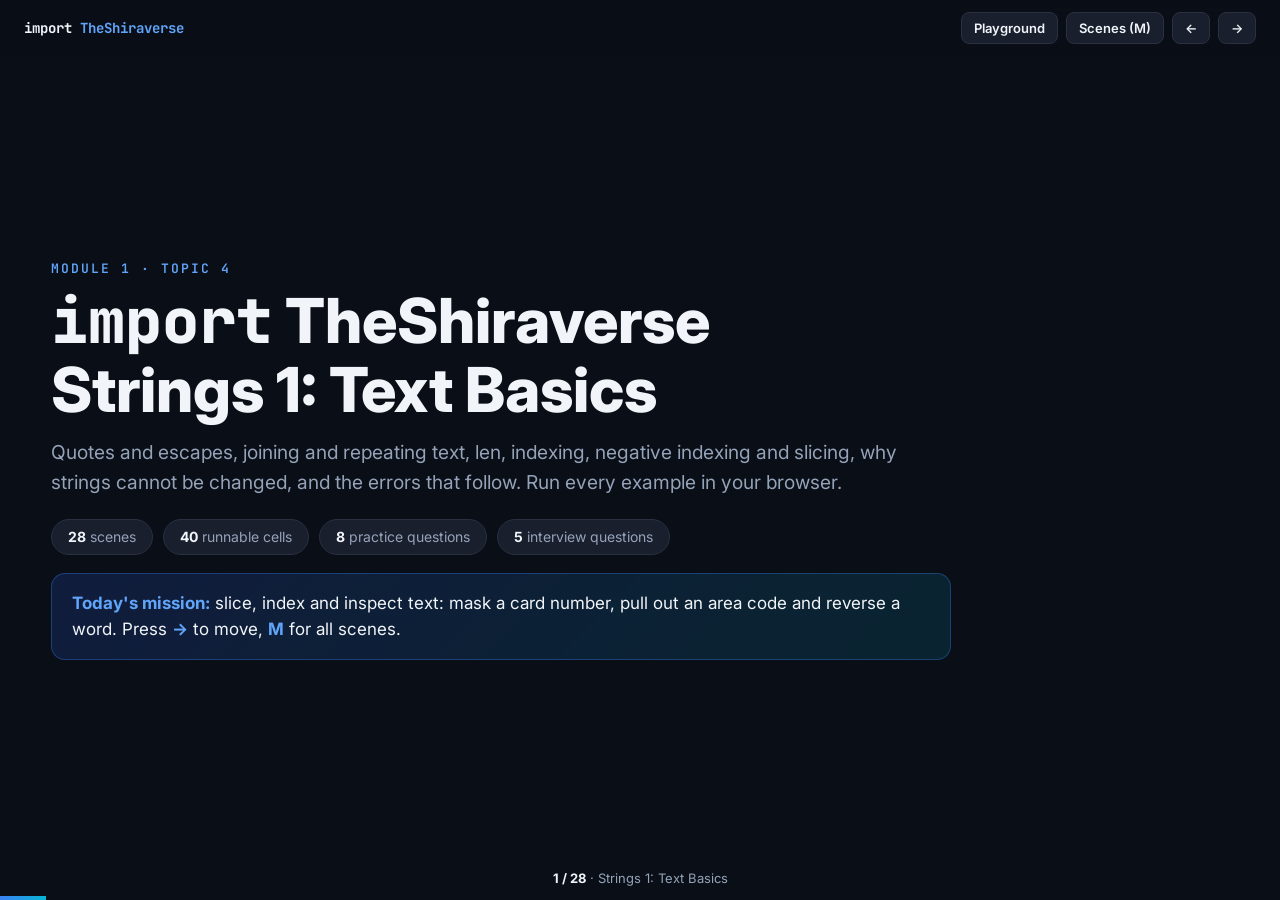
<file: notes/module-1/strings-text-basics/index.html>
<!DOCTYPE html>
<html lang="en">
<head>
<meta charset="UTF-8">
<meta name="viewport" content="width=device-width, initial-scale=1.0">
<title>Strings 1: Text Basics | import TheShiraverse</title>
<meta name="description" content="Python Module 1, topic 4: quotes and escapes, joining and repeating text, len, indexing, negative indexing and slicing, why strings cannot be changed, and the errors that follow. Run every example in your browser.">
<meta name="robots" content="index, follow, max-image-preview:large">
<link rel="canonical" href="https://python.theshiraverse.com/notes/module-1/strings-text-basics/">
<meta property="og:type" content="article"><meta property="og:site_name" content="TheShiraverse">
<meta property="og:title" content="Strings 1: Text Basics | import TheShiraverse"><meta property="og:description" content="Python Module 1, topic 4: quotes and escapes, joining and repeating text, len, indexing, negative indexing and slicing, why strings cannot be changed, and the errors that follow. Run every example in your browser.">
<meta property="og:url" content="https://python.theshiraverse.com/notes/module-1/strings-text-basics/"><meta property="og:image" content="https://python.theshiraverse.com/assets/og.png">
<meta name="twitter:card" content="summary_large_image">
<link rel="icon" href="/assets/favicon.ico" sizes="any"><link rel="icon" type="image/png" sizes="32x32" href="/assets/favicon-32.png"><link rel="apple-touch-icon" href="/assets/apple-touch-icon.png">
<link rel="preconnect" href="https://fonts.googleapis.com">
<link href="https://fonts.googleapis.com/css2?family=Inter:wght@400;500;600;700;800;900&family=JetBrains+Mono:wght@400;500;600&display=swap" rel="stylesheet">
<link rel="stylesheet" href="/assets/chrome.css"><link rel="stylesheet" href="/assets/deck.css?v=6">
<script>window.PYRUN={base:"/playground/",data:false,packages:[]};</script><script src="/assets/pyrun.js?v=6"></script>
</head>
<body>
<div class="bar"><a class="brand" href="/notes/">import <b>TheShiraverse</b></a><div class="tools"><a href="/playground/" target="_blank" rel="noopener">Playground</a><button id="scenes" type="button">Scenes (M)</button><button id="prev" type="button" aria-label="Previous scene">&larr;</button><button id="next" type="button" aria-label="Next scene">&rarr;</button></div></div>
<div class="stage">
<section class="scene active" data-title="Strings 1: Text Basics"><div class="inner"><div class="tag">Module 1 · Topic 4</div><h1><span class="py">import</span> TheShiraverse<br>Strings 1: Text Basics</h1><p class="lead">Quotes and escapes, joining and repeating text, len, indexing, negative indexing and slicing, why strings cannot be changed, and the errors that follow. Run every example in your browser.</p><div class="chips"><span class="chip"><b>28</b> scenes</span><span class="chip"><b>40</b> runnable cells</span><span class="chip"><b>8</b> practice questions</span><span class="chip"><b>5</b> interview questions</span></div><div class="mission"><b>Today's mission:</b> slice, index and inspect text: mask a card number, pull out an area code and reverse a word. Press <b>→</b> to move, <b>M</b> for all scenes.</div></div></section><section class="scene " data-title="Today&#x27;s Agenda"><div class="inner"><div class="tag">Agenda</div><h2>What we cover today</h2><div class="grid g3"><div class="pillar"><div class="n">01</div><h3>Writing text</h3><ul><li>Quotes and escapes</li><li>Raw and triple-quoted text</li><li>Joining and repeating</li></ul></div><div class="pillar"><div class="n">02</div><h3>Looking inside</h3><ul><li>len()</li><li>Indexing, also from the end</li><li>Slicing [start:stop:step]</li></ul></div><div class="pillar"><div class="n">03</div><h3>Rules and traps</h3><ul><li>Strings never change</li><li>in and comparison</li><li>IndexError and off-by-one</li></ul></div></div></div></section>
<section class="scene " data-title="Story: The Card Number in the Log"><div class="inner"><div class="tag">Main story</div><h2>The card number in the log</h2><p class="lead">A RetailMart support log prints the full 16-digit card number of a customer. The analyst is asked to share it with the vendor by evening.</p><div class="grid g3"><div class="card red"><span class="k">The problem</span><p>Nobody outside the payments team should see all 16 digits. The vendor needs only the <b>last four</b> to match a complaint.</p></div><div class="card blue"><span class="k">The idea</span><p>Text is a row of characters. Take the last four with a slice, and cover the rest with stars.</p></div><div class="card green"><span class="k">The result</span><p>Three lines of Python turn the dangerous log line into a safe one.</p></div></div><div style="margin-top:20px"><div class="cell"><textarea class="code" rows="3" spellcheck="false" aria-label="Python code">card = &#x27;4111111111111111&#x27;
last4 = card[-4:]
print(&#x27;*&#x27; * 12 + last4)</textarea><div class="cellbar"><button class="run" type="button">&#9654; Run</button><button class="copy" type="button">Copy</button><button class="reset" type="button">Reset</button><span class="st"></span></div><div class="out" aria-live="polite"></div><div class="vars"></div></div></div></div></section>
<section class="scene " data-title="How It Relates to SQL"><div class="inner"><div class="tag">Story → SQL</div><h2>The same text tools, with different numbering</h2><p class="lead">SQL has text functions. Python does the same jobs with operators and brackets. The big difference: Python counts from <b>0</b>.</p><div class="card"><table class="map"><tr><th>Job</th><th>PostgreSQL</th><th>Python</th></tr><tr><td>Length</td><td><code>LENGTH(s)</code></td><td><code>len(s)</code></td></tr><tr><td>Join text</td><td><code>a || b</code></td><td><code>a + b</code></td></tr><tr><td>Part of text</td><td><code>SUBSTRING(s FROM 1 FOR 3)</code> (starts at 1)</td><td><code>s[0:3]</code> (starts at 0)</td></tr><tr><td>Contains</td><td><code>s LIKE '%abc%'</code></td><td><code>'abc' in s</code></td></tr><tr><td>Last characters</td><td><code>RIGHT(s, 4)</code></td><td><code>s[-4:]</code></td></tr></table></div><div class="warn"><b>Watch out.</b> SQL's first character is position 1. Python's first character is index 0. Most beginner bugs in this topic come from that one difference.</div></div></section>
<section class="scene " data-title="Topic 1: Quotes and Escapes"><div class="inner"><div class="tag">Topic 1 · Writing text</div><h2>Single or double quotes, and the backslash</h2><p class="lead">Use either kind of quote. Pick the one that does not appear inside the text, or escape with a backslash.</p><div class="grid g2"><div class="cell"><textarea class="code" rows="5" spellcheck="false" aria-label="Python code">print(&#x27;Gwalior&#x27;)
print(&quot;Gwalior&quot;)
print(&quot;It&#x27;s RetailMart&quot;)
print(&#x27;She said &quot;hello&quot;&#x27;)
print(&#x27;It\&#x27;s fine too&#x27;)</textarea><div class="cellbar"><button class="run" type="button">&#9654; Run</button><button class="copy" type="button">Copy</button><button class="reset" type="button">Reset</button><span class="st"></span></div><div class="out" aria-live="polite"></div><div class="vars"></div></div><div class="cell"><textarea class="code" rows="3" spellcheck="false" aria-label="Python code">print(&#x27;Line one\nLine two&#x27;)
print(&#x27;Name\tCity&#x27;)
print(&#x27;A backslash: \\&#x27;)</textarea><div class="cellbar"><button class="run" type="button">&#9654; Run</button><button class="copy" type="button">Copy</button><button class="reset" type="button">Reset</button><span class="st"></span></div><div class="out" aria-live="polite"></div><div class="vars"></div></div></div><div class="tip"><b>Pro tip.</b> <code>\n</code> is a new line, <code>\t</code> is a tab, <code>\\</code> is one real backslash.</div></div></section>
<section class="scene " data-title="Raw and Triple-Quoted Text"><div class="inner"><div class="tag">Topic 1 · Writing text</div><h2>r'' keeps backslashes, ''' ''' spans lines</h2><p class="lead">A raw string treats backslashes as plain characters. Triple quotes let one string run over many lines.</p><div class="grid g2"><div class="cell"><textarea class="code" rows="3" spellcheck="false" aria-label="Python code">path = r&#x27;C:\new\table.csv&#x27;
print(path)
print(len(path))</textarea><div class="cellbar"><button class="run" type="button">&#9654; Run</button><button class="copy" type="button">Copy</button><button class="reset" type="button">Reset</button><span class="st"></span></div><div class="out" aria-live="polite"></div><div class="vars"></div></div><div class="cell"><textarea class="code" rows="5" spellcheck="false" aria-label="Python code">note = &#x27;&#x27;&#x27;Order 1
Ship to Gwalior
Call before delivery&#x27;&#x27;&#x27;
print(note)
print(len(note))</textarea><div class="cellbar"><button class="run" type="button">&#9654; Run</button><button class="copy" type="button">Copy</button><button class="reset" type="button">Reset</button><span class="st"></span></div><div class="out" aria-live="polite"></div><div class="vars"></div></div></div><div class="tip"><b>Pro tip.</b> Triple-quoted text is also how you write long explanations (docstrings) in functions later.</div></div></section>
<section class="scene " data-title="Joining and Repeating"><div class="inner"><div class="tag">Topic 2 · Combining</div><h2>+ joins, * repeats</h2><p class="lead">Both make a <b>new</b> string. Numbers must be turned into text first with <code>str()</code>.</p><div class="grid g2"><div class="cell"><textarea class="code" rows="5" spellcheck="false" aria-label="Python code">first = &#x27;Samsung&#x27;
model = &#x27;Animi Max&#x27;
print(first + &#x27; &#x27; + model)
print(&#x27;ab&#x27; * 3)
print(&#x27;-&#x27; * 20)</textarea><div class="cellbar"><button class="run" type="button">&#9654; Run</button><button class="copy" type="button">Copy</button><button class="reset" type="button">Reset</button><span class="st"></span></div><div class="out" aria-live="polite"></div><div class="vars"></div></div><div class="cell"><textarea class="code" rows="3" spellcheck="false" aria-label="Python code">order_id = 42
print(&#x27;Order #&#x27; + str(order_id))
print(&#x27;Total: &#x27; + str(499.5))</textarea><div class="cellbar"><button class="run" type="button">&#9654; Run</button><button class="copy" type="button">Copy</button><button class="reset" type="button">Reset</button><span class="st"></span></div><div class="out" aria-live="polite"></div><div class="vars"></div></div></div><div class="tip"><b>Pro tip.</b> A line of <code>'-' * 20</code> is the quickest way to draw a divider in printed output.</div></div></section>
<section class="scene " data-title="Topic 3: len() and Indexing"><div class="inner"><div class="tag">Topic 3 · Looking inside</div><h2>Every character has a position, starting at 0</h2><p class="lead"><code>len()</code> counts characters. <code>s[i]</code> gives the character at position <code>i</code>.</p><div class="grid g2"><div class="cell" data-vars><textarea class="code" rows="5" spellcheck="false" aria-label="Python code">s = &#x27;RetailMart&#x27;
print(len(s))
print(s[0])
print(s[1])
print(s[9])</textarea><div class="cellbar"><button class="run" type="button">&#9654; Run</button><button class="copy" type="button">Copy</button><button class="reset" type="button">Reset</button><span class="st"></span></div><div class="out" aria-live="polite"></div><div class="vars"></div></div><div class="card"><table class="map"><tr><th>R</th><th>e</th><th>t</th><th>a</th><th>i</th><th>l</th><th>M</th><th>a</th><th>r</th><th>t</th></tr><tr><td>0</td><td>1</td><td>2</td><td>3</td><td>4</td><td>5</td><td>6</td><td>7</td><td>8</td><td>9</td></tr><tr><td>-10</td><td>-9</td><td>-8</td><td>-7</td><td>-6</td><td>-5</td><td>-4</td><td>-3</td><td>-2</td><td>-1</td></tr></table></div></div><div class="tip"><b>Pro tip.</b> The last valid index is always <code>len(s) - 1</code>.</div></div></section>
<section class="scene " data-title="Negative Indexing"><div class="inner"><div class="tag">Topic 3 · Looking inside</div><h2>-1 is the last character</h2><p class="lead">Negative numbers count from the end, so you never need to compute <code>len(s) - 1</code>.</p><div class="cell"><textarea class="code" rows="7" spellcheck="false" aria-label="Python code">s = &#x27;RetailMart&#x27;
print(s[-1])
print(s[-2])
print(s[-10])

card = &#x27;4111111111111111&#x27;
print(card[-4])</textarea><div class="cellbar"><button class="run" type="button">&#9654; Run</button><button class="copy" type="button">Copy</button><button class="reset" type="button">Reset</button><span class="st"></span></div><div class="out" aria-live="polite"></div><div class="vars"></div></div><div class="tip"><b>Pro tip.</b> <code>s[-1]</code> is the quickest way to get the last character: a file extension letter, a check digit, a last initial.</div></div></section>
<section class="scene " data-title="Topic 4: Slicing"><div class="inner"><div class="tag">Topic 4 · Slicing</div><h2>s[start:stop] takes a piece</h2><p class="lead">The slice <b>includes start and excludes stop</b>. Leave one out to go to the edge.</p><div class="grid g2"><div class="cell"><textarea class="code" rows="6" spellcheck="false" aria-label="Python code">s = &#x27;Samsung Animi Max&#x27;
print(s[0:7])
print(s[:7])
print(s[8:])
print(s[8:13])
print(s[-3:])</textarea><div class="cellbar"><button class="run" type="button">&#9654; Run</button><button class="copy" type="button">Copy</button><button class="reset" type="button">Reset</button><span class="st"></span></div><div class="out" aria-live="polite"></div><div class="vars"></div></div><div class="card"><p>Think of the numbers as <b>fences between characters</b>, not as the characters themselves.</p><p><code>s[0:7]</code> is everything between fence 0 and fence 7: the seven characters at positions 0 to 6.</p><p>That is why <code>s[:3] + s[3:]</code> always gives back the whole string.</p></div></div></div></section>
<section class="scene " data-title="Slicing with a Step"><div class="inner"><div class="tag">Topic 4 · Slicing</div><h2>s[start:stop:step]</h2><p class="lead">The third number is the step. A step of <code>-1</code> walks backwards, so <code>[::-1]</code> reverses text.</p><div class="cell"><textarea class="code" rows="6" spellcheck="false" aria-label="Python code">s = &#x27;Python&#x27;
print(s[::2])      # every second
print(s[1::2])
print(s[::-1])     # reversed
print(s[-1:-4:-1])
print(&#x27;RetailMart&#x27;[::-1])</textarea><div class="cellbar"><button class="run" type="button">&#9654; Run</button><button class="copy" type="button">Copy</button><button class="reset" type="button">Reset</button><span class="st"></span></div><div class="out" aria-live="polite"></div><div class="vars"></div></div><div class="tip"><b>Pro tip.</b> A slice never raises an error when it goes past the end. <code>'abc'[0:100]</code> is just <code>'abc'</code>.</div></div></section>
<section class="scene " data-title="Strings Cannot Be Changed"><div class="inner"><div class="tag">Topic 5 · Immutability</div><h2>Make a new string instead</h2><p class="lead">A string is <b>immutable</b>: once created, no character can be replaced in place. Every change builds a new string.</p><div class="cell" data-vars><textarea class="code" rows="8" spellcheck="false" aria-label="Python code">city = &#x27;Gwalior&#x27;
new_city = &#x27;B&#x27; + city[1:]
print(new_city)
print(city)       # the original is untouched

code = &#x27;ORD-1&#x27;
code = code + &#x27;0&#x27;
print(code)</textarea><div class="cellbar"><button class="run" type="button">&#9654; Run</button><button class="copy" type="button">Copy</button><button class="reset" type="button">Reset</button><span class="st"></span></div><div class="out" aria-live="polite"></div><div class="vars"></div></div><div class="tip"><b>Pro tip.</b> <code>code = code + '0'</code> does not change the old text. It creates a new string and moves the name <code>code</code> onto it.</div></div></section>
<section class="scene " data-title="Topic 6: in and Comparison"><div class="inner"><div class="tag">Topic 6 · Checking</div><h2>Does it contain? Is it equal? Which comes first?</h2><p class="lead"><code>in</code> tests for a piece of text. <code>==</code> compares the whole text. Comparison is case-sensitive.</p><div class="grid g2"><div class="cell"><textarea class="code" rows="5" spellcheck="false" aria-label="Python code">s = &#x27;Samsung Animi Max&#x27;
print(&#x27;Animi&#x27; in s)
print(&#x27;animi&#x27; in s)
print(&#x27;xyz&#x27; not in s)
print(&#x27;Samsung&#x27; == &#x27;samsung&#x27;)</textarea><div class="cellbar"><button class="run" type="button">&#9654; Run</button><button class="copy" type="button">Copy</button><button class="reset" type="button">Reset</button><span class="st"></span></div><div class="out" aria-live="polite"></div><div class="vars"></div></div><div class="cell"><textarea class="code" rows="4" spellcheck="false" aria-label="Python code">print(&#x27;apple&#x27; &lt; &#x27;banana&#x27;)
print(&#x27;Zebra&#x27; &lt; &#x27;apple&#x27;)   # capitals come first
print(&#x27;10&#x27; &lt; &#x27;9&#x27;)           # text, not numbers
print(ord(&#x27;A&#x27;), ord(&#x27;a&#x27;))</textarea><div class="cellbar"><button class="run" type="button">&#9654; Run</button><button class="copy" type="button">Copy</button><button class="reset" type="button">Reset</button><span class="st"></span></div><div class="out" aria-live="polite"></div><div class="vars"></div></div></div><div class="warn"><b>Watch out.</b> <code>'10' &lt; '9'</code> is <b>True</b>: text is compared character by character. Convert to numbers before comparing amounts.</div></div></section>
<section class="scene " data-title="Mistake: IndexError"><div class="inner"><div class="tag">Common mistake</div><h2>Asking for a position that does not exist</h2><p class="lead">The last index is <code>len(s) - 1</code>. Going one past it raises <code>IndexError</code>.</p><div class="grid g2"><div><div class="label r">Broken</div><div class="cell"><textarea class="code" rows="2" spellcheck="false" aria-label="Python code">s = &#x27;RetailMart&#x27;
print(s[10])</textarea><div class="cellbar"><button class="run" type="button">&#9654; Run</button><button class="copy" type="button">Copy</button><button class="reset" type="button">Reset</button><span class="st"></span></div><div class="out" aria-live="polite"></div><div class="vars"></div></div></div><div><div class="label g">Fixed</div><div class="cell"><textarea class="code" rows="4" spellcheck="false" aria-label="Python code">s = &#x27;RetailMart&#x27;
print(s[9])
print(s[-1])
print(s[10:])</textarea><div class="cellbar"><button class="run" type="button">&#9654; Run</button><button class="copy" type="button">Copy</button><button class="reset" type="button">Reset</button><span class="st"></span></div><div class="out" aria-live="polite"></div><div class="vars"></div></div></div></div><div class="warn"><b>Watch out.</b> Index with one position can fail; a slice never does. A slice past the end just gives an empty string.</div></div></section>
<section class="scene " data-title="Mistake: Changing a Character"><div class="inner"><div class="tag">Common mistake</div><h2>Item assignment on a string</h2><p class="lead">You cannot replace one character in place. Python says <code>'str' object does not support item assignment</code>.</p><div class="grid g2"><div><div class="label r">Broken</div><div class="cell"><textarea class="code" rows="2" spellcheck="false" aria-label="Python code">city = &#x27;Gwalior&#x27;
city[0] = &#x27;B&#x27;</textarea><div class="cellbar"><button class="run" type="button">&#9654; Run</button><button class="copy" type="button">Copy</button><button class="reset" type="button">Reset</button><span class="st"></span></div><div class="out" aria-live="polite"></div><div class="vars"></div></div></div><div><div class="label g">Fixed</div><div class="cell"><textarea class="code" rows="3" spellcheck="false" aria-label="Python code">city = &#x27;Gwalior&#x27;
city = &#x27;B&#x27; + city[1:]
print(city)</textarea><div class="cellbar"><button class="run" type="button">&#9654; Run</button><button class="copy" type="button">Copy</button><button class="reset" type="button">Reset</button><span class="st"></span></div><div class="out" aria-live="polite"></div><div class="vars"></div></div></div></div><div class="warn"><b>Watch out.</b> Build the new string from slices: the part before, the new piece, the part after.</div></div></section>
<section class="scene " data-title="Mistake: Off-by-One Slices"><div class="inner"><div class="tag">Common mistake</div><h2>The stop number is not included</h2><p class="lead">To take 3 characters starting at position 2 you need stop <code>5</code>, not 4. And the first character is <code>[0]</code>, not <code>[1]</code>.</p><div class="grid g2"><div><div class="label r">Broken</div><div class="cell"><textarea class="code" rows="3" spellcheck="false" aria-label="Python code">s = &#x27;Samsung&#x27;
print(s[1:3])
print(s[1])</textarea><div class="cellbar"><button class="run" type="button">&#9654; Run</button><button class="copy" type="button">Copy</button><button class="reset" type="button">Reset</button><span class="st"></span></div><div class="out" aria-live="polite"></div><div class="vars"></div></div></div><div><div class="label g">Fixed</div><div class="cell"><textarea class="code" rows="3" spellcheck="false" aria-label="Python code">s = &#x27;Samsung&#x27;
print(s[0:3])
print(s[0])</textarea><div class="cellbar"><button class="run" type="button">&#9654; Run</button><button class="copy" type="button">Copy</button><button class="reset" type="button">Reset</button><span class="st"></span></div><div class="out" aria-live="polite"></div><div class="vars"></div></div></div></div><div class="warn"><b>Watch out.</b> Count the wanted characters first: from index <code>a</code> taking <code>n</code> characters means <code>s[a : a + n]</code>.</div></div></section>
<section class="scene " data-title="Mistake: Backslashes in Windows Paths"><div class="inner"><div class="tag">Common mistake</div><h2>C:\new\table.csv is not what it looks like</h2><p class="lead">Inside normal quotes <code>\n</code> is a new line and <code>\t</code> is a tab. A Windows path silently changes.</p><div class="grid g2"><div><div class="label r">Broken</div><div class="cell"><textarea class="code" rows="3" spellcheck="false" aria-label="Python code">path = &#x27;C:\new\table.csv&#x27;
print(path)
print(len(path))</textarea><div class="cellbar"><button class="run" type="button">&#9654; Run</button><button class="copy" type="button">Copy</button><button class="reset" type="button">Reset</button><span class="st"></span></div><div class="out" aria-live="polite"></div><div class="vars"></div></div></div><div><div class="label g">Fixed</div><div class="cell"><textarea class="code" rows="3" spellcheck="false" aria-label="Python code">path = r&#x27;C:\new\table.csv&#x27;
print(path)
print(len(path))</textarea><div class="cellbar"><button class="run" type="button">&#9654; Run</button><button class="copy" type="button">Copy</button><button class="reset" type="button">Reset</button><span class="st"></span></div><div class="out" aria-live="polite"></div><div class="vars"></div></div></div></div><div class="warn"><b>Watch out.</b> Use a raw string <code>r'...'</code> for Windows paths, or write forward slashes: <code>'C:/new/table.csv'</code> works too.</div></div></section>
<section class="scene " data-title="Real World: Mask a Card Number"><div class="inner"><div class="tag">Real world</div><h2>Hide all but the last four digits</h2><p class="lead">Combine slicing, repetition and <code>len()</code> so the mask fits any card length.</p><div class="cell" data-vars><textarea class="code" rows="5" spellcheck="false" aria-label="Python code">card = &#x27;4111111111111111&#x27;
visible = card[-4:]
hidden = &#x27;*&#x27; * (len(card) - 4)
print(hidden + visible)
print(len(card))</textarea><div class="cellbar"><button class="run" type="button">&#9654; Run</button><button class="copy" type="button">Copy</button><button class="reset" type="button">Reset</button><span class="st"></span></div><div class="out" aria-live="polite"></div><div class="vars"></div></div><div class="tip"><b>Pro tip.</b> The star count comes from <code>len(card) - 4</code>, so the same code works for a 15-digit card too.</div></div></section>
<section class="scene " data-title="Real World: Pull Pieces Out of Codes"><div class="inner"><div class="tag">Real world</div><h2>Area code, order year and order number</h2><p class="lead">Fixed-format text is just fixed positions. Slice the position you need.</p><div class="grid g2"><div class="cell"><textarea class="code" rows="4" spellcheck="false" aria-label="Python code">landline = &#x27;0751-2345678&#x27;
print(landline[:4])      # area code
print(landline[5:])      # number
print(landline[:4] + landline[5:])</textarea><div class="cellbar"><button class="run" type="button">&#9654; Run</button><button class="copy" type="button">Copy</button><button class="reset" type="button">Reset</button><span class="st"></span></div><div class="out" aria-live="polite"></div><div class="vars"></div></div><div class="cell"><textarea class="code" rows="4" spellcheck="false" aria-label="Python code">code = &#x27;ORD-2026-00042&#x27;
print(code[4:8])         # year
print(code[-5:])         # number as text
print(int(code[-5:]) + 1)   # next order</textarea><div class="cellbar"><button class="run" type="button">&#9654; Run</button><button class="copy" type="button">Copy</button><button class="reset" type="button">Reset</button><span class="st"></span></div><div class="out" aria-live="polite"></div><div class="vars"></div></div></div><div class="tip"><b>Pro tip.</b> Slices give text. Wrap the piece in <code>int()</code> when you want to count with it.</div></div></section>
<section class="scene " data-title="Practice Arena: Easy and Medium"><div class="inner"><div class="tag">Practice Arena</div><h2>Easy and Medium</h2><p class="lead">Type the answer, press Run. Green means correct.</p><div class="grid g2"><div><span class="arena-tier t-easy">Easy</span><p class="ask">Print the first word <code>Samsung</code> from <code>s</code> using a slice.</p><div class="cell" data-expect="Samsung"><textarea class="code" rows="2" spellcheck="false" aria-label="Python code">s = &#x27;Samsung Animi Max&#x27;
print()</textarea><div class="cellbar"><button class="run" type="button">&#9654; Run</button><button class="copy" type="button">Copy</button><button class="reset" type="button">Reset</button><span class="st"></span></div><div class="out" aria-live="polite"></div><div class="vars"></div></div><div class="reveal" style="margin-top:10px;padding:10px 14px"><button class="rv" type="button" data-label="Show solution">Show solution</button><div class="answer"><code style="white-space:pre-wrap;display:block">s = &#x27;Samsung Animi Max&#x27;
print(s[:7])</code></div></div></div><div><span class="arena-tier t-easy">Easy</span><p class="ask">Print the number of characters in <code>'RetailMart'</code>.</p><div class="cell" data-expect="10"><textarea class="code" rows="2" spellcheck="false" aria-label="Python code">print()</textarea><div class="cellbar"><button class="run" type="button">&#9654; Run</button><button class="copy" type="button">Copy</button><button class="reset" type="button">Reset</button><span class="st"></span></div><div class="out" aria-live="polite"></div><div class="vars"></div></div><div class="reveal" style="margin-top:10px;padding:10px 14px"><button class="rv" type="button" data-label="Show solution">Show solution</button><div class="answer"><code style="white-space:pre-wrap;display:block">print(len(&#x27;RetailMart&#x27;))</code></div></div></div><div><span class="arena-tier t-medium">Medium</span><p class="ask">Mask the card: print 12 stars followed by its last four digits.</p><div class="cell" data-expect="************1111"><textarea class="code" rows="2" spellcheck="false" aria-label="Python code">card = &#x27;4111111111111111&#x27;
print()</textarea><div class="cellbar"><button class="run" type="button">&#9654; Run</button><button class="copy" type="button">Copy</button><button class="reset" type="button">Reset</button><span class="st"></span></div><div class="out" aria-live="polite"></div><div class="vars"></div></div><div class="reveal" style="margin-top:10px;padding:10px 14px"><button class="rv" type="button" data-label="Show solution">Show solution</button><div class="answer"><code style="white-space:pre-wrap;display:block">card = &#x27;4111111111111111&#x27;
print(&#x27;*&#x27; * 12 + card[-4:])</code></div></div></div><div><span class="arena-tier t-medium">Medium</span><p class="ask">Print the area code (first four characters) of the landline.</p><div class="cell" data-expect="0751"><textarea class="code" rows="2" spellcheck="false" aria-label="Python code">landline = &#x27;0751-2345678&#x27;
print()</textarea><div class="cellbar"><button class="run" type="button">&#9654; Run</button><button class="copy" type="button">Copy</button><button class="reset" type="button">Reset</button><span class="st"></span></div><div class="out" aria-live="polite"></div><div class="vars"></div></div><div class="reveal" style="margin-top:10px;padding:10px 14px"><button class="rv" type="button" data-label="Show solution">Show solution</button><div class="answer"><code style="white-space:pre-wrap;display:block">landline = &#x27;0751-2345678&#x27;
print(landline[:4])</code></div></div></div></div></div></section>
<section class="scene " data-title="Practice Arena: Hard and Crazy"><div class="inner"><div class="tag">Practice Arena</div><h2>Hard and Crazy</h2><p class="lead">Predict before you run. These are the traps interviewers like.</p><div class="grid g2"><div><span class="arena-tier t-hard">Hard</span><p class="ask">Reverse <code>'RetailMart'</code> with a slice and print it.</p><div class="cell" data-expect="traMliateR"><textarea class="code" rows="2" spellcheck="false" aria-label="Python code">print()</textarea><div class="cellbar"><button class="run" type="button">&#9654; Run</button><button class="copy" type="button">Copy</button><button class="reset" type="button">Reset</button><span class="st"></span></div><div class="out" aria-live="polite"></div><div class="vars"></div></div><div class="reveal" style="margin-top:10px;padding:10px 14px"><button class="rv" type="button" data-label="Show solution">Show solution</button><div class="answer"><code style="white-space:pre-wrap;display:block">print(&#x27;RetailMart&#x27;[::-1])</code></div></div></div><div><span class="arena-tier t-hard">Hard</span><p class="ask">Predict first, then print <code>s[1:4]</code>, <code>s[-3:]</code> and <code>s[::2]</code> on one line.</p><div class="cell" data-expect="yth hon Pto"><textarea class="code" rows="2" spellcheck="false" aria-label="Python code">s = &#x27;Python&#x27;
print()</textarea><div class="cellbar"><button class="run" type="button">&#9654; Run</button><button class="copy" type="button">Copy</button><button class="reset" type="button">Reset</button><span class="st"></span></div><div class="out" aria-live="polite"></div><div class="vars"></div></div><div class="reveal" style="margin-top:10px;padding:10px 14px"><button class="rv" type="button" data-label="Show solution">Show solution</button><div class="answer"><code style="white-space:pre-wrap;display:block">s = &#x27;Python&#x27;
print(s[1:4], s[-3:], s[::2])</code></div></div></div><div><span class="arena-tier t-crazy">Crazy</span><p class="ask">From the order code, print the order number plus one, as a number.</p><div class="cell" data-expect="43"><textarea class="code" rows="2" spellcheck="false" aria-label="Python code">code = &#x27;ORD-2026-00042&#x27;
print()</textarea><div class="cellbar"><button class="run" type="button">&#9654; Run</button><button class="copy" type="button">Copy</button><button class="reset" type="button">Reset</button><span class="st"></span></div><div class="out" aria-live="polite"></div><div class="vars"></div></div><div class="reveal" style="margin-top:10px;padding:10px 14px"><button class="rv" type="button" data-label="Show solution">Show solution</button><div class="answer"><code style="white-space:pre-wrap;display:block">code = &#x27;ORD-2026-00042&#x27;
print(int(code[-5:]) + 1)</code></div></div></div><div><span class="arena-tier t-crazy">Crazy</span><p class="ask">Print whether <code>word</code> reads the same backwards (a palindrome).</p><div class="cell" data-expect="True"><textarea class="code" rows="2" spellcheck="false" aria-label="Python code">word = &#x27;level&#x27;
print()</textarea><div class="cellbar"><button class="run" type="button">&#9654; Run</button><button class="copy" type="button">Copy</button><button class="reset" type="button">Reset</button><span class="st"></span></div><div class="out" aria-live="polite"></div><div class="vars"></div></div><div class="reveal" style="margin-top:10px;padding:10px 14px"><button class="rv" type="button" data-label="Show solution">Show solution</button><div class="answer"><code style="white-space:pre-wrap;display:block">word = &#x27;level&#x27;
print(word == word[::-1])</code></div></div></div></div></div></section>
<section class="scene " data-title="Interview Studio"><div class="inner"><div class="tag">Interview Studio</div><h2>Five questions interviewers ask about strings</h2><div class="grid g2"><div class="reveal"><div class="q">Are Python strings mutable?</div><button class="rv" type="button" data-label="Show answer">Show answer</button><div class="answer">No, they are immutable. <code>s[0] = 'x'</code> raises <code>TypeError</code>. You build a new string, for example <code>'x' + s[1:]</code>.</div></div><div class="reveal"><div class="q">What does s[::-1] do?</div><button class="rv" type="button" data-label="Show answer">Show answer</button><div class="answer">It slices the whole string with a step of -1, so it returns the string reversed.</div></div><div class="reveal"><div class="q">What is the difference between s[5] and s[5:6]?</div><button class="rv" type="button" data-label="Show answer">Show answer</button><div class="answer"><code>s[5]</code> raises <code>IndexError</code> if there is no position 5. <code>s[5:6]</code> never raises: it gives an empty string instead.</div></div><div class="reveal"><div class="q">Why is '10' &lt; '9' True?</div><button class="rv" type="button" data-label="Show answer">Show answer</button><div class="answer">Strings compare character by character. The first characters are <code>'1'</code> and <code>'9'</code>, and <code>'1'</code> comes first.</div></div><div class="reveal"><div class="q">What is a raw string?</div><button class="rv" type="button" data-label="Show answer">Show answer</button><div class="answer">A string with an <code>r</code> prefix, like <code>r'C:\new'</code>. Backslashes are kept as plain characters, which is useful for Windows paths and patterns.</div></div></div></div></section>
<section class="scene " data-title="Self-Check"><div class="inner"><div class="tag">Self-Check</div><h2>Can you answer these without running code?</h2><p class="lead">Click a card to check yourself.</p><div class="grid g3"><div class="reveal"><div class="q"><code>'Python'[0]</code> and <code>'Python'[-1]</code>?</div><button class="rv" type="button" data-label="Show answer">Show answer</button><div class="answer"><code>'P'</code> and <code>'n'</code>.</div></div><div class="reveal"><div class="q"><code>'Python'[1:4]</code>?</div><button class="rv" type="button" data-label="Show answer">Show answer</button><div class="answer"><code>'yth'</code>. Positions 1, 2, 3.</div></div><div class="reveal"><div class="q"><code>len('Hello World')</code>?</div><button class="rv" type="button" data-label="Show answer">Show answer</button><div class="answer"><code>11</code>. The space counts.</div></div><div class="reveal"><div class="q"><code>'ab' * 3</code>?</div><button class="rv" type="button" data-label="Show answer">Show answer</button><div class="answer"><code>'ababab'</code>.</div></div><div class="reveal"><div class="q"><code>'abc'[5:]</code>?</div><button class="rv" type="button" data-label="Show answer">Show answer</button><div class="answer"><code>''</code>, an empty string. Slices do not raise.</div></div><div class="reveal"><div class="q">Can you do <code>s[0] = 'X'</code>?</div><button class="rv" type="button" data-label="Show answer">Show answer</button><div class="answer">No. Strings are immutable: <code>TypeError</code>.</div></div></div></div></section>
<section class="scene " data-title="Key Takeaways"><div class="inner"><div class="tag">Key Takeaways</div><h2>Six rules to remember</h2><div class="grid g3"><div class="card blue"><span class="k">1 · Count from 0</span><p>First is <code>s[0]</code>, last is <code>s[-1]</code>. SQL starts at 1.</p></div><div class="card green"><span class="k">2 · Stop is excluded</span><p><code>s[a:b]</code> takes positions a up to b-1.</p></div><div class="card orange"><span class="k">3 · Step</span><p><code>s[::-1]</code> reverses. <code>s[::2]</code> takes every second.</p></div><div class="card red"><span class="k">4 · Immutable</span><p>No in-place changes. Build a new string from slices.</p></div><div class="card purple"><span class="k">5 · + and *</span><p><code>str()</code> before joining numbers. <code>"-" * 20</code> draws a line.</p></div><div class="card blue"><span class="k">6 · Raw for paths</span><p><code>r"C:\new"</code> keeps the backslashes.</p></div></div></div></section>
<section class="scene " data-title="Quick Reference"><div class="inner"><div class="tag">Quick Reference</div><h2>Every syntax from today</h2><div class="grid g3"><div><h3>Length and index</h3><div class="cell"><textarea class="code" rows="2" spellcheck="false" aria-label="Python code">s = &#x27;RetailMart&#x27;
print(len(s), s[0], s[-1])</textarea><div class="cellbar"><button class="run" type="button">&#9654; Run</button><button class="copy" type="button">Copy</button><button class="reset" type="button">Reset</button><span class="st"></span></div><div class="out" aria-live="polite"></div><div class="vars"></div></div></div><div><h3>Slice</h3><div class="cell"><textarea class="code" rows="2" spellcheck="false" aria-label="Python code">s = &#x27;RetailMart&#x27;
print(s[:6], s[6:], s[-4:])</textarea><div class="cellbar"><button class="run" type="button">&#9654; Run</button><button class="copy" type="button">Copy</button><button class="reset" type="button">Reset</button><span class="st"></span></div><div class="out" aria-live="polite"></div><div class="vars"></div></div></div><div><h3>Step and reverse</h3><div class="cell"><textarea class="code" rows="2" spellcheck="false" aria-label="Python code">s = &#x27;RetailMart&#x27;
print(s[::2], s[::-1])</textarea><div class="cellbar"><button class="run" type="button">&#9654; Run</button><button class="copy" type="button">Copy</button><button class="reset" type="button">Reset</button><span class="st"></span></div><div class="out" aria-live="polite"></div><div class="vars"></div></div></div><div><h3>Join and repeat</h3><div class="cell"><textarea class="code" rows="2" spellcheck="false" aria-label="Python code">print(&#x27;Order #&#x27; + str(42), &#x27;-&#x27; * 10)</textarea><div class="cellbar"><button class="run" type="button">&#9654; Run</button><button class="copy" type="button">Copy</button><button class="reset" type="button">Reset</button><span class="st"></span></div><div class="out" aria-live="polite"></div><div class="vars"></div></div></div><div><h3>Contains</h3><div class="cell"><textarea class="code" rows="2" spellcheck="false" aria-label="Python code">print(&#x27;Mart&#x27; in &#x27;RetailMart&#x27;)</textarea><div class="cellbar"><button class="run" type="button">&#9654; Run</button><button class="copy" type="button">Copy</button><button class="reset" type="button">Reset</button><span class="st"></span></div><div class="out" aria-live="polite"></div><div class="vars"></div></div></div><div><h3>Raw string</h3><div class="cell"><textarea class="code" rows="2" spellcheck="false" aria-label="Python code">print(r&#x27;C:\new\table.csv&#x27;)</textarea><div class="cellbar"><button class="run" type="button">&#9654; Run</button><button class="copy" type="button">Copy</button><button class="reset" type="button">Reset</button><span class="st"></span></div><div class="out" aria-live="polite"></div><div class="vars"></div></div></div></div></div></section>
<section class="scene " data-title="Take-Home Challenge"><div class="inner"><div class="tag">Take-Home Challenge</div><h2>A support log line</h2><p class="lead">A log line arrives as <code>'ORD-2026-00107 | 98765-43210 | 4111111111111111'</code>. Work in the cell below, then check against a classmate or in a 1:1.</p><div class="grid g2"><div class="card"><ol style="padding-left:20px;color:var(--muted);line-height:1.9"><li>Store the line in a variable.</li><li>Print its length.</li><li>Extract the order number (the last 5 digits of the code) as an integer.</li><li>Extract the mobile number and print its first five digits.</li><li>Print the card masked to its last four digits.</li><li>Print the whole line reversed.</li></ol></div><div class="cell" data-vars><textarea class="code" rows="10" spellcheck="false" aria-label="Python code"># your work here
line = &#x27;ORD-2026-00107 | 98765-43210 | 4111111111111111&#x27;</textarea><div class="cellbar"><button class="run" type="button">&#9654; Run</button><button class="copy" type="button">Copy</button><button class="reset" type="button">Reset</button><span class="st"></span></div><div class="out" aria-live="polite"></div><div class="vars"></div></div></div></div></section>
<section class="scene " data-title="Your Python Journey"><div class="inner"><div class="tag">Your Python journey</div><h2>Module 1: Python Foundations</h2><p class="lead">You are here: topic 4 of 29.</p><div class="journey"><span class="done">1. Hello Python</span><span class="done">2. Variables & data types</span><span class="done">3. Numbers & operators</span><span class="here">4. Strings 1: text basics</span><span class="">5. Strings 2: methods & formatting</span><span class="">6. Booleans, comparison & logic</span><span class="">7. Input & output</span><span class="">8. Conditions</span><span class="">9. Lists 1</span><span class="">10. Lists 2: references & copies</span><span class="">11. Tuples & sets</span><span class="">12. Dictionaries</span><span class="">13. Loops 1: for</span><span class="">14. Loops 2: while & control</span><span class="">15. Comprehensions</span><span class="">16. Functions 1</span><span class="">17. Functions 2: arguments</span><span class="">18. Functions 3: functional tools</span><span class="">19. Iterators & generators</span><span class="">20. Modules, packages & the standard library</span><span class="">21. Dates & times</span><span class="">22. Text patterns: regex</span><span class="">23. Files</span><span class="">24. CSV & JSON</span><span class="">25. Errors & debugging</span><span class="">26. Classes & objects (OOP 1)</span><span class="">27. Inheritance & friends (OOP 2)</span><span class="">28. Dataclasses, clean code & tests</span><span class="">29. Git & GitHub basics</span></div></div></section>
<section class="scene " data-title="Next: Strings 2: Methods &amp; Formatting"><div class="inner"><div class="tag">Next topic</div><h2>Strings 2: Methods &amp; Formatting</h2><p class="lead">Clean messy text and format it for printing: <code>upper</code>, <code>strip</code>, <code>split</code>, <code>replace</code> and f-strings.</p><div class="mission"><b>Before the next topic:</b> finish the take-home and try it in the playground: <a href="/playground/">python.theshiraverse.com/playground</a></div><div style="margin-top:20px"><a class="btn-next" href="/notes/module-1/strings-methods-formatting/">Next: Strings 2: Methods &amp; Formatting &rarr;</a></div></div></section>
</div>
<div class="menu" id="menu"><ol></ol></div>
<div class="progress"></div><div class="foot" id="footinfo"></div>
<script src="/assets/deck.js?v=6"></script>
<script src="/assets/chrome.js" defer></script>
</body>
</html>
</file>
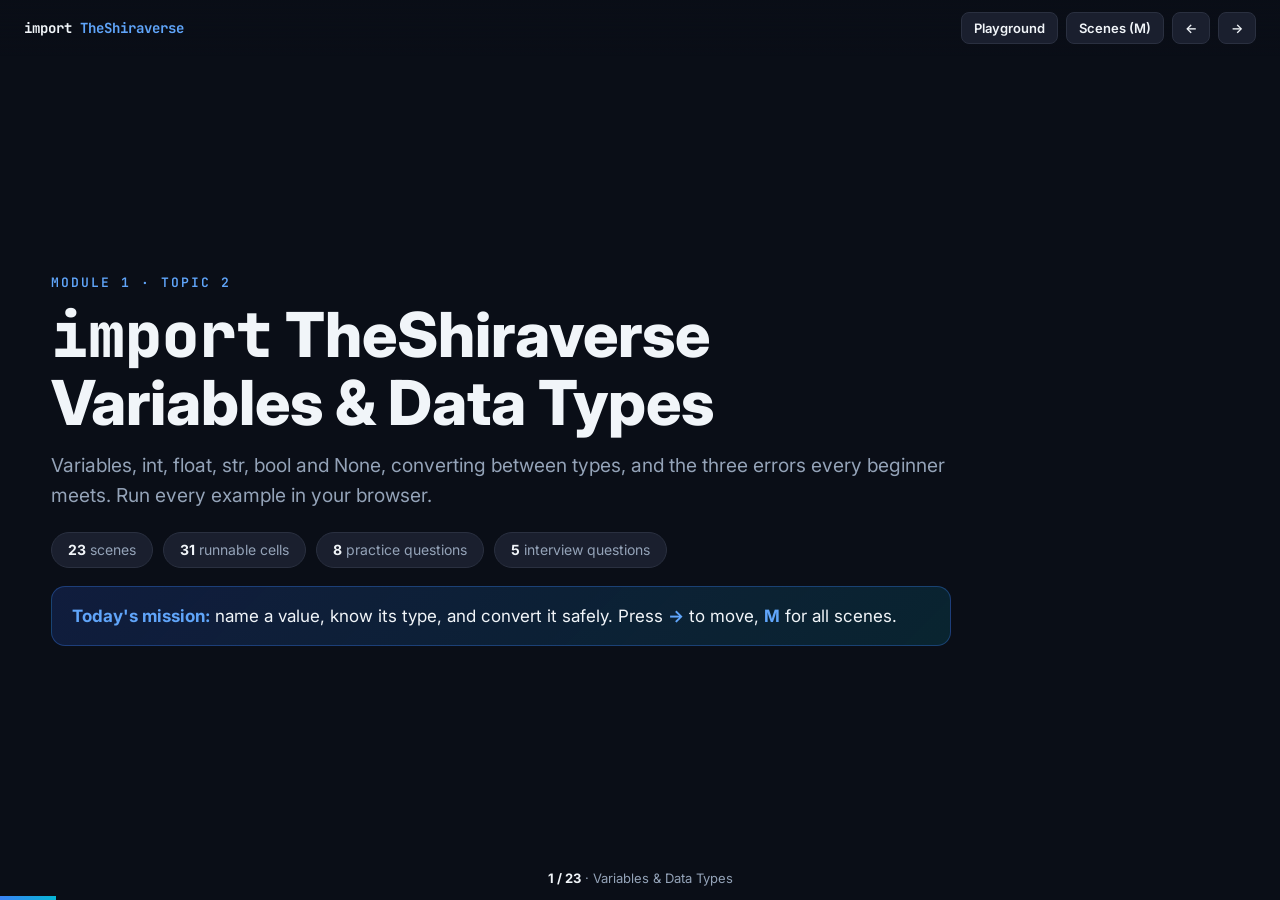
<file: notes/module-1/variables-data-types/index.html>
<!DOCTYPE html>
<html lang="en">
<head>
<meta charset="UTF-8">
<meta name="viewport" content="width=device-width, initial-scale=1.0">
<title>Variables & Data Types | import TheShiraverse</title>
<meta name="description" content="Python Module 1, topic 2: variables, int, float, str, bool and None, converting between types, and the three errors every beginner meets. Run every example in your browser.">
<meta name="robots" content="index, follow, max-image-preview:large">
<link rel="canonical" href="https://python.theshiraverse.com/notes/module-1/variables-data-types/">
<meta property="og:type" content="article"><meta property="og:site_name" content="TheShiraverse">
<meta property="og:title" content="Variables & Data Types | import TheShiraverse"><meta property="og:description" content="Python Module 1, topic 2: variables, int, float, str, bool and None, converting between types, and the three errors every beginner meets. Run every example in your browser.">
<meta property="og:url" content="https://python.theshiraverse.com/notes/module-1/variables-data-types/"><meta property="og:image" content="https://python.theshiraverse.com/assets/og.png">
<meta name="twitter:card" content="summary_large_image">
<link rel="icon" href="/assets/favicon.ico" sizes="any"><link rel="icon" type="image/png" sizes="32x32" href="/assets/favicon-32.png"><link rel="apple-touch-icon" href="/assets/apple-touch-icon.png">
<link rel="preconnect" href="https://fonts.googleapis.com">
<link href="https://fonts.googleapis.com/css2?family=Inter:wght@400;500;600;700;800;900&family=JetBrains+Mono:wght@400;500;600&display=swap" rel="stylesheet">
<link rel="stylesheet" href="/assets/chrome.css"><link rel="stylesheet" href="/assets/deck.css?v=6">
<script>window.PYRUN={base:"/playground/",data:false,packages:[]};</script><script src="/assets/pyrun.js?v=6"></script>
</head>
<body>
<div class="bar"><a class="brand" href="/notes/">import <b>TheShiraverse</b></a><div class="tools"><a href="/playground/" target="_blank" rel="noopener">Playground</a><button id="scenes" type="button">Scenes (M)</button><button id="prev" type="button" aria-label="Previous scene">&larr;</button><button id="next" type="button" aria-label="Next scene">&rarr;</button></div></div>
<div class="stage">
<section class="scene active" data-title="Variables & Data Types"><div class="inner"><div class="tag">Module 1 · Topic 2</div><h1><span class="py">import</span> TheShiraverse<br>Variables & Data Types</h1><p class="lead">Variables, int, float, str, bool and None, converting between types, and the three errors every beginner meets. Run every example in your browser.</p><div class="chips"><span class="chip"><b>23</b> scenes</span><span class="chip"><b>31</b> runnable cells</span><span class="chip"><b>8</b> practice questions</span><span class="chip"><b>5</b> interview questions</span></div><div class="mission"><b>Today's mission:</b> name a value, know its type, and convert it safely. Press <b>→</b> to move, <b>M</b> for all scenes.</div></div></section><section class="scene " data-title="Today&#x27;s Agenda"><div class="inner"><div class="tag">Agenda</div><h2>What we cover today</h2><div class="grid g3"><div class="pillar"><div class="n">01</div><h3>Variables</h3><ul><li>A name for a value</li><li>Naming rules</li><li>Memory, live</li></ul></div><div class="pillar"><div class="n">02</div><h3>The 5 basic types</h3><ul><li>int and float</li><li>str, bool, None</li><li>The float surprise</li></ul></div><div class="pillar"><div class="n">03</div><h3>Converting types</h3><ul><li>type(), int(), float(), str()</li><li>Errors you will meet</li><li>Real RetailMart numbers</li></ul></div></div></div></section>
<section class="scene " data-title="Story: The Price Tag That Was Text"><div class="inner"><div class="tag">Main story</div><h2>The price tag that was text</h2><p class="lead">RetailMart product #1 is the Samsung Animi Max, listed at ₹1,25,812.07. A new analyst reads the price from a file and adds ₹100 handling.</p><div class="grid g3"><div class="card blue"><span class="k">The setup</span><p>The price comes out of a file looking perfectly normal: <code>125812.07</code>. She stores it in a variable called <code>price</code> and moves on.</p></div><div class="card red"><span class="k">The bug</span><p>Adding <code>100</code> crashes with a <code>TypeError</code>. So she adds <code>'100'</code> instead. No error. The answer is <code>125812.07100</code>: wrong, and silent.</p></div><div class="card green"><span class="k">The fix</span><p>Files hand Python <b>text</b>. The value was a <code>str</code>, not a number. <code>float()</code> converts it, and now the maths is real maths.</p></div></div><div style="margin-top:20px"><div class="cell"><textarea class="code" rows="3" spellcheck="false" aria-label="Python code">price = &#x27;125812.07&#x27;
print(price + &#x27;100&#x27;)
print(float(price) + 100)</textarea><div class="cellbar"><button class="run" type="button">&#9654; Run</button><button class="copy" type="button">Copy</button><button class="reset" type="button">Reset</button><span class="st"></span></div><div class="out" aria-live="polite"></div><div class="vars"></div></div></div></div></section>
<section class="scene " data-title="How It Relates to SQL"><div class="inner"><div class="tag">Story → SQL</div><h2>Same idea you already know from SQL</h2><p class="lead">In SQL every column has a declared type. In Python the type travels with the value, so you have to stay awake.</p><div class="card"><table class="map"><tr><th>SQL column type</th><th>Python type</th><th>Example</th></tr><tr><td>INT / BIGINT</td><td>int</td><td><code>order_id = 1</code></td></tr><tr><td>NUMERIC / DOUBLE PRECISION</td><td>float</td><td><code>price = 125812.07</code></td></tr><tr><td>TEXT / VARCHAR</td><td>str</td><td><code>product_name = 'Samsung Animi Max'</code></td></tr><tr><td>BOOLEAN</td><td>bool</td><td><code>is_active = True</code></td></tr><tr><td>NULL</td><td>None</td><td><code>phone = None</code></td></tr></table></div><div class="tip"><b>Pro tip.</b> Dates have their own type in both worlds. We meet them in Module 2.</div></div></section>
<section class="scene " data-title="A Variable Is a Labelled Box"><div class="inner"><div class="tag">Topic 1 · Variables</div><h2>A variable is a name stuck on a value</h2><p class="lead">Write <code>name = value</code>. Python stores the value and remembers the name. Run it and watch the memory table below the cell.</p><div class="cell" data-vars><textarea class="code" rows="6" spellcheck="false" aria-label="Python code">product_name = &#x27;Samsung Animi Max&#x27;
price = 125812.07
qty = 2
in_stock = True
total = price * qty
print(total)</textarea><div class="cellbar"><button class="run" type="button">&#9654; Run</button><button class="copy" type="button">Copy</button><button class="reset" type="button">Reset</button><span class="st"></span></div><div class="out" aria-live="polite"></div><div class="vars"></div></div><div class="tip"><b>Pro tip.</b> Change a value and run again. The table always shows what Python remembers right now.</div></div></section>
<section class="scene " data-title="Variables: Syntax and Naming Rules"><div class="inner"><div class="tag">Topic 1 · Variables</div><h2>Syntax, rules and a few good habits</h2><div class="grid g3"><div class="card blue"><span class="k">Assign</span><p>One <code>=</code> means <b>store</b>, not "equals". The right side is worked out first.</p><p><code>qty = 2 + 3</code></p></div><div class="card green"><span class="k">Name rules</span><ul><li>letters, digits, underscore</li><li>cannot start with a digit</li><li>no spaces; case matters (<code>Price</code> is not <code>price</code>)</li></ul></div><div class="card purple"><span class="k">Good habits</span><ul><li><code>snake_case</code> names</li><li>say what it holds: <code>unit_price</code>, not <code>x</code></li><li>one idea per variable</li></ul></div></div><div style="margin-top:20px"><div class="cell" data-vars><textarea class="code" rows="4" spellcheck="false" aria-label="Python code">qty = 2 + 3
qty = qty + 1   # right side first, then store
unit_price, tax = 499, 18   # two at once
print(qty, unit_price, tax)</textarea><div class="cellbar"><button class="run" type="button">&#9654; Run</button><button class="copy" type="button">Copy</button><button class="reset" type="button">Reset</button><span class="st"></span></div><div class="out" aria-live="polite"></div><div class="vars"></div></div></div></div></section>
<section class="scene " data-title="Mistake: Names and NameError"><div class="inner"><div class="tag">Common mistake</div><h2>Typo or wrong case in a name</h2><p class="lead">Python does not guess. A name that was never created, or spelled with another case, raises <code>NameError</code>.</p><div class="grid g2"><div><div class="label r">Broken</div><div class="cell"><textarea class="code" rows="2" spellcheck="false" aria-label="Python code">price = 125812.07
print(Price)</textarea><div class="cellbar"><button class="run" type="button">&#9654; Run</button><button class="copy" type="button">Copy</button><button class="reset" type="button">Reset</button><span class="st"></span></div><div class="out" aria-live="polite"></div><div class="vars"></div></div></div><div><div class="label g">Fixed</div><div class="cell"><textarea class="code" rows="2" spellcheck="false" aria-label="Python code">price = 125812.07
print(price)</textarea><div class="cellbar"><button class="run" type="button">&#9654; Run</button><button class="copy" type="button">Copy</button><button class="reset" type="button">Reset</button><span class="st"></span></div><div class="out" aria-live="polite"></div><div class="vars"></div></div></div></div><div class="warn"><b>Watch out.</b> Read the last line of the error first: <code>name 'Price' is not defined</code> tells you exactly what Python could not find.</div></div></section>
<section class="scene " data-title="The Five Basic Types"><div class="inner"><div class="tag">Topic 2 · Types</div><h2>Five types cover most of an analyst's day</h2><p class="lead"><code>type()</code> tells you what a value is. Try each one.</p><div class="grid g5"><div class="card blue"><span class="k">int</span><p>whole numbers: IDs, counts</p><p><code>order_id = 1</code></p></div><div class="card green"><span class="k">float</span><p>decimals: prices, ratios</p><p><code>price = 125812.07</code></p></div><div class="card orange"><span class="k">str</span><p>text in quotes</p><p><code>city = 'Gwalior'</code></p></div><div class="card purple"><span class="k">bool</span><p>True or False</p><p><code>is_active = True</code></p></div><div class="card red"><span class="k">None</span><p>"no value", like NULL</p><p><code>phone = None</code></p></div></div><div style="margin-top:20px"><div class="cell"><textarea class="code" rows="2" spellcheck="false" aria-label="Python code">print(type(1), type(125812.07), type(&#x27;Gwalior&#x27;), type(True), type(None))
print(type(&#x27;1&#x27;), type(1))   # same look, different type</textarea><div class="cellbar"><button class="run" type="button">&#9654; Run</button><button class="copy" type="button">Copy</button><button class="reset" type="button">Reset</button><span class="st"></span></div><div class="out" aria-live="polite"></div><div class="vars"></div></div></div></div></section>
<section class="scene " data-title="int, float, str, bool, None in RetailMart"><div class="inner"><div class="tag">Topic 2 · Types</div><h2>Which type fits which RetailMart column</h2><div class="card"><table class="map"><tr><th>Column</th><th>Python type</th><th>Why</th></tr><tr><td>orders.order_id</td><td>int</td><td>whole number, never 2.5 orders</td></tr><tr><td>orders.net_total</td><td>float</td><td>rupees and paise</td></tr><tr><td>stores.city</td><td>str</td><td>text, in quotes</td></tr><tr><td>a yes/no flag</td><td>bool</td><td>exactly True or False</td></tr><tr><td>missing phone</td><td>None</td><td>unknown, not zero and not empty text</td></tr></table></div><div style="margin-top:20px"><div class="cell" data-vars><textarea class="code" rows="6" spellcheck="false" aria-label="Python code">order_id = 1
net_total = 22033.22
city = &#x27;Gwalior&#x27;
phone = None
print(order_id, net_total, city, phone)
print(phone is None)</textarea><div class="cellbar"><button class="run" type="button">&#9654; Run</button><button class="copy" type="button">Copy</button><button class="reset" type="button">Reset</button><span class="st"></span></div><div class="out" aria-live="polite"></div><div class="vars"></div></div></div><div class="tip"><b>Pro tip.</b> Test for missing with <code>is None</code>, never <code>== None</code>.</div></div></section>
<section class="scene " data-title="The Float Surprise"><div class="inner"><div class="tag">Common mistake</div><h2>0.1 + 0.2 is not exactly 0.3</h2><p class="lead">Computers store decimals in binary, so some come out a tiny bit off. It even happens with real RetailMart prices.</p><div class="grid g2"><div><div class="label r">Broken</div><div class="cell"><textarea class="code" rows="4" spellcheck="false" aria-label="Python code">price = 125812.07
cost = 88068.45
print(price - cost)
print(0.1 + 0.2 == 0.3)</textarea><div class="cellbar"><button class="run" type="button">&#9654; Run</button><button class="copy" type="button">Copy</button><button class="reset" type="button">Reset</button><span class="st"></span></div><div class="out" aria-live="polite"></div><div class="vars"></div></div></div><div><div class="label g">Fixed</div><div class="cell"><textarea class="code" rows="4" spellcheck="false" aria-label="Python code">price = 125812.07
cost = 88068.45
print(round(price - cost, 2))
print(round(0.1 + 0.2, 2) == 0.3)</textarea><div class="cellbar"><button class="run" type="button">&#9654; Run</button><button class="copy" type="button">Copy</button><button class="reset" type="button">Reset</button><span class="st"></span></div><div class="out" aria-live="polite"></div><div class="vars"></div></div></div></div><div class="warn"><b>Watch out.</b> Round for display and comparison. For exact money in finance code, use <code>Decimal</code>; we meet it in the numbers topic.</div></div></section>
<section class="scene " data-title="Converting Between Types"><div class="inner"><div class="tag">Topic 3 · Converting</div><h2>int(), float(), str(), bool() change the type</h2><p class="lead">Data from files and websites arrives as text. Convert it before you do maths.</p><div class="grid g2"><div class="cell"><textarea class="code" rows="4" spellcheck="false" aria-label="Python code">print(int(&#x27;42&#x27;) + 1)
print(float(&#x27;125812.07&#x27;) + 100)
print(str(499) + &#x27; rupees&#x27;)
print(type(float(&#x27;3.5&#x27;)))</textarea><div class="cellbar"><button class="run" type="button">&#9654; Run</button><button class="copy" type="button">Copy</button><button class="reset" type="button">Reset</button><span class="st"></span></div><div class="out" aria-live="polite"></div><div class="vars"></div></div><div class="cell"><textarea class="code" rows="4" spellcheck="false" aria-label="Python code">print(int(3.99))      # cuts, does not round
print(round(3.99))    # rounds
print(bool(0), bool(&#x27;&#x27;), bool(None))
print(bool(1), bool(&#x27;False&#x27;))</textarea><div class="cellbar"><button class="run" type="button">&#9654; Run</button><button class="copy" type="button">Copy</button><button class="reset" type="button">Reset</button><span class="st"></span></div><div class="out" aria-live="polite"></div><div class="vars"></div></div></div><div class="warn"><b>Watch out.</b> <code>bool('False')</code> is <b>True</b>. Any non-empty text is True. Only <code>0</code>, empty text, <code>None</code> and empty collections are False.</div></div></section>
<section class="scene " data-title="Mistake: Conversion Errors"><div class="inner"><div class="tag">Common mistake</div><h2>int() on text that is not a plain number</h2><p class="lead"><code>int()</code> only accepts digits. Decimals and Indian-style commas raise <code>ValueError</code>.</p><div class="grid g2"><div><div class="label r">Broken</div><div class="cell"><textarea class="code" rows="2" spellcheck="false" aria-label="Python code">print(int(&#x27;1,25,812&#x27;))</textarea><div class="cellbar"><button class="run" type="button">&#9654; Run</button><button class="copy" type="button">Copy</button><button class="reset" type="button">Reset</button><span class="st"></span></div><div class="out" aria-live="polite"></div><div class="vars"></div></div></div><div><div class="label g">Fixed</div><div class="cell"><textarea class="code" rows="3" spellcheck="false" aria-label="Python code">text = &#x27;1,25,812&#x27;
print(int(text.replace(&#x27;,&#x27;, &#x27;&#x27;)))
print(int(float(&#x27;12.5&#x27;)))</textarea><div class="cellbar"><button class="run" type="button">&#9654; Run</button><button class="copy" type="button">Copy</button><button class="reset" type="button">Reset</button><span class="st"></span></div><div class="out" aria-live="polite"></div><div class="vars"></div></div></div></div><div class="warn"><b>Watch out.</b> Clean first (<code>replace</code>), then convert. For '12.5' go through <code>float()</code> first.</div></div></section>
<section class="scene " data-title="Mistake: TypeError"><div class="inner"><div class="tag">Common mistake</div><h2>Adding text and a number</h2><p class="lead">Python is strict: it will not mix <code>str</code> and <code>int</code> with <code>+</code>.</p><div class="grid g2"><div><div class="label r">Broken</div><div class="cell"><textarea class="code" rows="2" spellcheck="false" aria-label="Python code">price = &#x27;125812&#x27;
print(price + 100)</textarea><div class="cellbar"><button class="run" type="button">&#9654; Run</button><button class="copy" type="button">Copy</button><button class="reset" type="button">Reset</button><span class="st"></span></div><div class="out" aria-live="polite"></div><div class="vars"></div></div></div><div><div class="label g">Fixed</div><div class="cell"><textarea class="code" rows="2" spellcheck="false" aria-label="Python code">price = &#x27;125812&#x27;
print(int(price) + 100)</textarea><div class="cellbar"><button class="run" type="button">&#9654; Run</button><button class="copy" type="button">Copy</button><button class="reset" type="button">Reset</button><span class="st"></span></div><div class="out" aria-live="polite"></div><div class="vars"></div></div></div></div><div class="warn"><b>Watch out.</b> <code>can only concatenate str (not "int") to str</code> means one side is still text. Convert it.</div></div></section>
<section class="scene " data-title="Real World: Margin on a RetailMart Product"><div class="inner"><div class="tag">Real world</div><h2>Margin on RetailMart product #1</h2><p class="lead">Samsung Animi Max: price ₹1,25,812.07, cost ₹88,068.45. Variables make the formula readable.</p><div class="cell" data-vars><textarea class="code" rows="6" spellcheck="false" aria-label="Python code">price = 125812.07
cost = 88068.45
margin = round(price - cost, 2)
margin_pct = round(margin / price * 100, 2)
print(&#x27;Margin in rupees:&#x27;, margin)
print(&#x27;Margin percent:&#x27;, margin_pct)</textarea><div class="cellbar"><button class="run" type="button">&#9654; Run</button><button class="copy" type="button">Copy</button><button class="reset" type="button">Reset</button><span class="st"></span></div><div class="out" aria-live="polite"></div><div class="vars"></div></div><div class="tip"><b>Pro tip.</b> This is what a SQL <code>SELECT price - cost AS margin</code> does for every row. In Module 2 pandas does it for all 6,036 products at once.</div></div></section>
<section class="scene " data-title="Practice Arena: Easy and Medium"><div class="inner"><div class="tag">Practice Arena</div><h2>Easy and Medium</h2><p class="lead">Type the answer, press Run. Green means correct.</p><div class="grid g2"><div><span class="arena-tier t-easy">Easy</span><p class="ask">Store the price 125812.07 in a variable called <code>price</code> and print it.</p><div class="cell" data-expect="125812.07"><textarea class="code" rows="2" spellcheck="false" aria-label="Python code">price = 
print(price)</textarea><div class="cellbar"><button class="run" type="button">&#9654; Run</button><button class="copy" type="button">Copy</button><button class="reset" type="button">Reset</button><span class="st"></span></div><div class="out" aria-live="polite"></div><div class="vars"></div></div><div class="reveal" style="margin-top:10px;padding:10px 14px"><button class="rv" type="button" data-label="Show solution">Show solution</button><div class="answer"><code style="white-space:pre-wrap;display:block">price = 125812.07
print(price)</code></div></div></div><div><span class="arena-tier t-easy">Easy</span><p class="ask">Print the type of the value <code>'125812'</code> (with quotes).</p><div class="cell" data-expect="&lt;class &#x27;str&#x27;&gt;"><textarea class="code" rows="2" spellcheck="false" aria-label="Python code">print()</textarea><div class="cellbar"><button class="run" type="button">&#9654; Run</button><button class="copy" type="button">Copy</button><button class="reset" type="button">Reset</button><span class="st"></span></div><div class="out" aria-live="polite"></div><div class="vars"></div></div><div class="reveal" style="margin-top:10px;padding:10px 14px"><button class="rv" type="button" data-label="Show solution">Show solution</button><div class="answer"><code style="white-space:pre-wrap;display:block">print(type(&#x27;125812&#x27;))</code></div></div></div><div><span class="arena-tier t-medium">Medium</span><p class="ask"><code>price</code> arrives as text. Print the total for <code>qty = 3</code> as a number.</p><div class="cell" data-expect="377436"><textarea class="code" rows="3" spellcheck="false" aria-label="Python code">price = &#x27;125812&#x27;
qty = 3
print()</textarea><div class="cellbar"><button class="run" type="button">&#9654; Run</button><button class="copy" type="button">Copy</button><button class="reset" type="button">Reset</button><span class="st"></span></div><div class="out" aria-live="polite"></div><div class="vars"></div></div><div class="reveal" style="margin-top:10px;padding:10px 14px"><button class="rv" type="button" data-label="Show solution">Show solution</button><div class="answer"><code style="white-space:pre-wrap;display:block">price = &#x27;125812&#x27;
qty = 3
print(int(price) * qty)</code></div></div></div><div><span class="arena-tier t-medium">Medium</span><p class="ask">Print the margin (price minus cost) rounded to 2 decimals.</p><div class="cell" data-expect="37743.62"><textarea class="code" rows="3" spellcheck="false" aria-label="Python code">price = 125812.07
cost = 88068.45
print()</textarea><div class="cellbar"><button class="run" type="button">&#9654; Run</button><button class="copy" type="button">Copy</button><button class="reset" type="button">Reset</button><span class="st"></span></div><div class="out" aria-live="polite"></div><div class="vars"></div></div><div class="reveal" style="margin-top:10px;padding:10px 14px"><button class="rv" type="button" data-label="Show solution">Show solution</button><div class="answer"><code style="white-space:pre-wrap;display:block">price = 125812.07
cost = 88068.45
print(round(price - cost, 2))</code></div></div></div></div></div></section>
<section class="scene " data-title="Practice Arena: Hard and Crazy"><div class="inner"><div class="tag">Practice Arena</div><h2>Hard and Crazy</h2><p class="lead">Predict before you run. These are the traps interviewers like.</p><div class="grid g2"><div><span class="arena-tier t-hard">Hard</span><p class="ask">Turn <code>'1,25,812'</code> into a number and add 1000.</p><div class="cell" data-expect="126812"><textarea class="code" rows="2" spellcheck="false" aria-label="Python code">text = &#x27;1,25,812&#x27;
print()</textarea><div class="cellbar"><button class="run" type="button">&#9654; Run</button><button class="copy" type="button">Copy</button><button class="reset" type="button">Reset</button><span class="st"></span></div><div class="out" aria-live="polite"></div><div class="vars"></div></div><div class="reveal" style="margin-top:10px;padding:10px 14px"><button class="rv" type="button" data-label="Show solution">Show solution</button><div class="answer"><code style="white-space:pre-wrap;display:block">text = &#x27;1,25,812&#x27;
print(int(text.replace(&#x27;,&#x27;, &#x27;&#x27;)) + 1000)</code></div></div></div><div><span class="arena-tier t-hard">Hard</span><p class="ask">Predict first, then print <code>bool(''), bool('False'), bool(0)</code> separated by spaces.</p><div class="cell" data-expect="False True False"><textarea class="code" rows="2" spellcheck="false" aria-label="Python code">print()</textarea><div class="cellbar"><button class="run" type="button">&#9654; Run</button><button class="copy" type="button">Copy</button><button class="reset" type="button">Reset</button><span class="st"></span></div><div class="out" aria-live="polite"></div><div class="vars"></div></div><div class="reveal" style="margin-top:10px;padding:10px 14px"><button class="rv" type="button" data-label="Show solution">Show solution</button><div class="answer"><code style="white-space:pre-wrap;display:block">print(bool(&#x27;&#x27;), bool(&#x27;False&#x27;), bool(0))</code></div></div></div><div><span class="arena-tier t-crazy">Crazy</span><p class="ask">Swap <code>a</code> and <code>b</code> in ONE line (no third variable), then print them.</p><div class="cell" data-expect="2 1"><textarea class="code" rows="4" spellcheck="false" aria-label="Python code">a = 1
b = 2

print(a, b)</textarea><div class="cellbar"><button class="run" type="button">&#9654; Run</button><button class="copy" type="button">Copy</button><button class="reset" type="button">Reset</button><span class="st"></span></div><div class="out" aria-live="polite"></div><div class="vars"></div></div><div class="reveal" style="margin-top:10px;padding:10px 14px"><button class="rv" type="button" data-label="Show solution">Show solution</button><div class="answer"><code style="white-space:pre-wrap;display:block">a = 1
b = 2
a, b = b, a
print(a, b)</code></div></div></div><div><span class="arena-tier t-crazy">Crazy</span><p class="ask"><code>y = x</code> then <code>x</code> changes. Print what <code>y</code> is now.</p><div class="cell" data-expect="10"><textarea class="code" rows="4" spellcheck="false" aria-label="Python code">x = 10
y = x
x = 20
print()</textarea><div class="cellbar"><button class="run" type="button">&#9654; Run</button><button class="copy" type="button">Copy</button><button class="reset" type="button">Reset</button><span class="st"></span></div><div class="out" aria-live="polite"></div><div class="vars"></div></div><div class="reveal" style="margin-top:10px;padding:10px 14px"><button class="rv" type="button" data-label="Show solution">Show solution</button><div class="answer"><code style="white-space:pre-wrap;display:block">x = 10
y = x
x = 20
print(y)</code></div></div></div></div></div></section>
<section class="scene " data-title="Interview Studio"><div class="inner"><div class="tag">Interview Studio</div><h2>Five questions interviewers ask on day one</h2><div class="grid g2"><div class="reveal"><div class="q">What is the difference between int and float?</div><button class="rv" type="button" data-label="Show answer">Show answer</button><div class="answer"><code>int</code> holds whole numbers, <code>float</code> holds decimals. <code>5</code> is an int, <code>5.0</code> is a float, and they compare equal (<code>5 == 5.0</code> is True).</div></div><div class="reveal"><div class="q">Why is 0.1 + 0.2 not exactly 0.3?</div><button class="rv" type="button" data-label="Show answer">Show answer</button><div class="answer">Floats are stored in binary and 0.1 has no exact binary form. The result is <code>0.30000000000000004</code>. Round for display, or use <code>Decimal</code> for exact money.</div></div><div class="reveal"><div class="q">Is Python statically or dynamically typed?</div><button class="rv" type="button" data-label="Show answer">Show answer</button><div class="answer">Dynamically typed (a name can point to any type) and strongly typed (<code>'1' + 1</code> is an error, it does not guess).</div></div><div class="reveal"><div class="q">What is None, and how do you test for it?</div><button class="rv" type="button" data-label="Show answer">Show answer</button><div class="answer"><code>None</code> is the single 'no value' object, Python's NULL. Test with <code>x is None</code>.</div></div><div class="reveal"><div class="q">What does bool('False') return?</div><button class="rv" type="button" data-label="Show answer">Show answer</button><div class="answer"><code>True</code>. Any non-empty string is truthy, whatever it says.</div></div></div></div></section>
<section class="scene " data-title="Self-Check"><div class="inner"><div class="tag">Self-Check</div><h2>Can you answer these without running code?</h2><p class="lead">Click a card to check yourself.</p><div class="grid g3"><div class="reveal"><div class="q">What does <code>type('7')</code> show?</div><button class="rv" type="button" data-label="Show answer">Show answer</button><div class="answer"><code>&lt;class 'str'&gt;</code>. Quotes make it text.</div></div><div class="reveal"><div class="q">What happens with <code>'5' + 5</code>?</div><button class="rv" type="button" data-label="Show answer">Show answer</button><div class="answer"><code>TypeError</code>. Convert one side.</div></div><div class="reveal"><div class="q"><code>int(3.99)</code> gives?</div><button class="rv" type="button" data-label="Show answer">Show answer</button><div class="answer"><code>3</code>. It cuts the decimals; it does not round.</div></div><div class="reveal"><div class="q">Is <code>Price</code> the same as <code>price</code>?</div><button class="rv" type="button" data-label="Show answer">Show answer</button><div class="answer">No. Names are case-sensitive.</div></div><div class="reveal"><div class="q">How do you check a value is missing?</div><button class="rv" type="button" data-label="Show answer">Show answer</button><div class="answer"><code>value is None</code></div></div><div class="reveal"><div class="q"><code>a, b = b, a</code> does what?</div><button class="rv" type="button" data-label="Show answer">Show answer</button><div class="answer">Swaps the two values in one line.</div></div></div></div></section>
<section class="scene " data-title="Key Takeaways"><div class="inner"><div class="tag">Key Takeaways</div><h2>Five rules to remember</h2><div class="grid g3"><div class="card blue"><span class="k">1 · A variable is a name</span><p><code>name = value</code> stores; the right side is worked out first.</p></div><div class="card green"><span class="k">2 · Five types</span><p><code>int, float, str, bool, None</code>. Ask <code>type()</code> when unsure.</p></div><div class="card orange"><span class="k">3 · Files give text</span><p>Convert with <code>int()</code>, <code>float()</code>, <code>str()</code> before maths.</p></div><div class="card red"><span class="k">4 · Floats drift</span><p>Round for display. Exact money needs <code>Decimal</code>.</p></div><div class="card purple"><span class="k">5 · None is missing</span><p>Test with <code>is None</code>. Not zero, not empty text.</p></div><div class="card blue"><span class="k">6 · Read the last error line</span><p><code>NameError</code>, <code>TypeError</code>, <code>ValueError</code> each say what is wrong.</p></div></div></div></section>
<section class="scene " data-title="Quick Reference"><div class="inner"><div class="tag">Quick Reference</div><h2>Every syntax from today</h2><div class="grid g3"><div><h3>Assign</h3><div class="cell"><textarea class="code" rows="3" spellcheck="false" aria-label="Python code">price = 125812.07
qty, tax = 2, 18
print(price, qty, tax)</textarea><div class="cellbar"><button class="run" type="button">&#9654; Run</button><button class="copy" type="button">Copy</button><button class="reset" type="button">Reset</button><span class="st"></span></div><div class="out" aria-live="polite"></div><div class="vars"></div></div></div><div><h3>Check a type</h3><div class="cell"><textarea class="code" rows="2" spellcheck="false" aria-label="Python code">price = 125812.07
print(type(price))</textarea><div class="cellbar"><button class="run" type="button">&#9654; Run</button><button class="copy" type="button">Copy</button><button class="reset" type="button">Reset</button><span class="st"></span></div><div class="out" aria-live="polite"></div><div class="vars"></div></div></div><div><h3>Convert</h3><div class="cell"><textarea class="code" rows="2" spellcheck="false" aria-label="Python code">print(int(&#x27;42&#x27;), float(&#x27;1.5&#x27;), str(7), bool(1))</textarea><div class="cellbar"><button class="run" type="button">&#9654; Run</button><button class="copy" type="button">Copy</button><button class="reset" type="button">Reset</button><span class="st"></span></div><div class="out" aria-live="polite"></div><div class="vars"></div></div></div><div><h3>Round</h3><div class="cell"><textarea class="code" rows="2" spellcheck="false" aria-label="Python code">print(round(37743.62000000001, 2))</textarea><div class="cellbar"><button class="run" type="button">&#9654; Run</button><button class="copy" type="button">Copy</button><button class="reset" type="button">Reset</button><span class="st"></span></div><div class="out" aria-live="polite"></div><div class="vars"></div></div></div><div><h3>Missing value</h3><div class="cell"><textarea class="code" rows="2" spellcheck="false" aria-label="Python code">phone = None
print(phone is None)</textarea><div class="cellbar"><button class="run" type="button">&#9654; Run</button><button class="copy" type="button">Copy</button><button class="reset" type="button">Reset</button><span class="st"></span></div><div class="out" aria-live="polite"></div><div class="vars"></div></div></div><div><h3>Swap</h3><div class="cell"><textarea class="code" rows="3" spellcheck="false" aria-label="Python code">a, b = 1, 2
a, b = b, a
print(a, b)</textarea><div class="cellbar"><button class="run" type="button">&#9654; Run</button><button class="copy" type="button">Copy</button><button class="reset" type="button">Reset</button><span class="st"></span></div><div class="out" aria-live="polite"></div><div class="vars"></div></div></div></div></div></section>
<section class="scene " data-title="Take-Home Challenge"><div class="inner"><div class="tag">Take-Home Challenge</div><h2>Product #2 of RetailMart</h2><p class="lead">Samsung Recusandae Lite: price ₹1,06,495.49, cost ₹74,546.84. Work in the cell below, then check against a classmate or in a 1:1.</p><div class="grid g2"><div class="card"><ol style="padding-left:20px;color:var(--muted);line-height:1.9"><li>Store price, cost and the product name in variables.</li><li>Print the margin in rupees, rounded to 2 decimals.</li><li>Print the margin percent, rounded to 2 decimals.</li><li>The price arrives as <code>'1,06,495.49'</code>. Convert it to a float.</li><li>Print <code>type()</code> of every variable you made.</li></ol></div><div class="cell" data-vars><textarea class="code" rows="9" spellcheck="false" aria-label="Python code"># your work here
name = &#x27;Samsung Recusandae Lite&#x27;</textarea><div class="cellbar"><button class="run" type="button">&#9654; Run</button><button class="copy" type="button">Copy</button><button class="reset" type="button">Reset</button><span class="st"></span></div><div class="out" aria-live="polite"></div><div class="vars"></div></div></div></div></section>
<section class="scene " data-title="Your Python Journey"><div class="inner"><div class="tag">Your Python journey</div><h2>Module 1: Python Foundations</h2><p class="lead">You are here: topic 2 of 29.</p><div class="journey"><span class="done">1. Hello Python</span><span class="here">2. Variables & data types</span><span class="">3. Numbers & operators</span><span class="">4. Strings 1: text basics</span><span class="">5. Strings 2: methods & formatting</span><span class="">6. Booleans, comparison & logic</span><span class="">7. Input & output</span><span class="">8. Conditions</span><span class="">9. Lists 1</span><span class="">10. Lists 2: references & copies</span><span class="">11. Tuples & sets</span><span class="">12. Dictionaries</span><span class="">13. Loops 1: for</span><span class="">14. Loops 2: while & control</span><span class="">15. Comprehensions</span><span class="">16. Functions 1</span><span class="">17. Functions 2: arguments</span><span class="">18. Functions 3: functional tools</span><span class="">19. Iterators & generators</span><span class="">20. Modules, packages & the standard library</span><span class="">21. Dates & times</span><span class="">22. Text patterns: regex</span><span class="">23. Files</span><span class="">24. CSV & JSON</span><span class="">25. Errors & debugging</span><span class="">26. Classes & objects (OOP 1)</span><span class="">27. Inheritance & friends (OOP 2)</span><span class="">28. Dataclasses, clean code & tests</span><span class="">29. Git & GitHub basics</span></div></div></section>
<section class="scene " data-title="Next: Numbers &amp; Operators"><div class="inner"><div class="tag">Next topic</div><h2>Numbers & Operators</h2><p class="lead">Arithmetic, integer division, modulo, powers, rounding, and exact money with <code>Decimal</code>. You will use every one of them on RetailMart orders.</p><div class="mission"><b>Before the next topic:</b> finish the take-home and play with the playground: <a href="/playground/">python.theshiraverse.com/playground</a></div></div></section>
</div>
<div class="menu" id="menu"><ol></ol></div>
<div class="progress"></div><div class="foot" id="footinfo"></div>
<script src="/assets/deck.js?v=6"></script>
<script src="/assets/chrome.js" defer></script>
</body>
</html>
</file>
<file: assets/chrome.css>
/* ============================================================
   Shared site chrome: the "Get In Touch" footer grid + the nav
   link list, used identically on every page.

   ONE file. Edit here, every page picks it up on next load —
   nothing to keep in sync by hand, nothing to regenerate.
   Loaded via <link rel="stylesheet" href="/assets/chrome.css">
   Paired with /assets/chrome.js, which paints the actual markup
   into #site-nav-links / #site-footer-grid mount points.
   ============================================================ */

/* ---- footer grid ---- */
.unifoot{background:#111827;border-top:1px solid #2a3040;color:#cbd5e1;font-family:'Inter',-apple-system,sans-serif;text-align:left}
.uf-inner{max-width:1200px;margin:0 auto;padding:1.5rem 2rem 1rem}
.cta-label{font:700 15px 'Inter',sans-serif;color:#f1f5f9;text-transform:uppercase;letter-spacing:1px;margin:0 0 10px}
.uf-tag{color:#94a3b8;font-size:15px;margin-top:10px;line-height:1.6}
.pgrid{display:grid;grid-template-columns:repeat(2,1fr);gap:1.2rem}
.pcard{background:#1a1f2e;border:1px solid #2a3040;border-radius:14px;padding:1.5rem;display:block;color:#f1f5f9;text-decoration:none}
.pcard-head{display:flex;align-items:center;gap:.85rem;margin-bottom:1rem}
.pcard-head h3{font-size:1.02rem;margin:0}
.pcard-head .card-icon{width:44px;height:44px;border-radius:11px;display:flex;align-items:center;justify-content:center;flex:none}
.pcard-links{display:flex;flex-wrap:wrap;gap:8px}
.pcard-links a{display:flex;align-items:center;gap:8px;padding:5px 14px 5px 5px;border-radius:99px;border:1px solid #2a3040;color:#f1f5f9;text-decoration:none;font-size:.83rem;font-weight:600;transition:border-color .15s,transform .15s;width:fit-content}
.pcard-links a:hover{border-color:#60a5fa;transform:translateY(-1px);text-decoration:none}
.pcard-links .ic{width:24px;height:24px;border-radius:7px;display:flex;align-items:center;justify-content:center;flex:none}
.pcard-desc{color:#94a3b8;font-size:.9rem;line-height:1.5;margin:0}
.footer-copy{text-align:center;padding:0.3rem 0 1.2rem;color:#94a3b8;font-size:.8rem}
@media(max-width:900px){.pgrid{grid-template-columns:1fr}}

/* ---- nav link list (painted into whichever container the page already
   styles as its nav bar -- this only standardises the LIST + ORDER + hrefs,
   not each page's own bar/brand/background styling) ---- */
.site-nav-links{display:contents}
</file>
<file: assets/deck.css>
/* Nukte deck for the Python course: full-screen scenes, keyboard navigation, runnable cells. */
*,*::before,*::after{margin:0;padding:0;box-sizing:border-box}
:root{--bg:#0a0e17;--bg2:#111827;--card:#1a1f2e;--border:#2a3040;--text:#f1f5f9;--muted:#94a3b8;--accent:#3b82f6;--accent2:#60a5fa;--green:#22c55e;--orange:#f59e0b;--red:#ef4444;--purple:#a855f7;--cyan:#06b6d4;--code:#0d1220}
html,body{height:100%}
body{font-family:Inter,-apple-system,sans-serif;background:var(--bg);color:var(--text);line-height:1.55;overflow:hidden;font-size:16px}
code,.mono,pre,textarea{font-family:'JetBrains Mono',ui-monospace,monospace}
a{color:var(--accent2)}
button{font:600 13px Inter,sans-serif;cursor:pointer}
:focus-visible{outline:2px solid var(--accent2);outline-offset:2px}
.bar{position:fixed;top:0;left:0;right:0;display:flex;align-items:center;justify-content:space-between;padding:12px 24px;z-index:20;background:linear-gradient(#0a0e17f2,#0a0e1700)}
.brand{font:700 14px 'JetBrains Mono',monospace;color:var(--text);text-decoration:none}.brand b{color:var(--accent2)}
.tools{display:flex;gap:8px;align-items:center}
.tools button,.tools a{background:var(--card);color:var(--text);border:1px solid var(--border);border-radius:8px;padding:7px 12px;text-decoration:none;font:600 13px Inter}
.tools button:hover,.tools a:hover{border-color:var(--accent)}
.progress{position:fixed;left:0;bottom:0;height:4px;background:linear-gradient(90deg,var(--accent),var(--cyan));width:0;transition:width .4s;z-index:20}
.foot{position:fixed;left:0;right:0;bottom:12px;text-align:center;font-size:13px;color:var(--muted);z-index:20;pointer-events:none}
.foot b{color:var(--text)}
.stage{position:fixed;inset:0}
.scene{position:absolute;inset:0;display:flex;flex-direction:column;justify-content:flex-start;justify-content:safe center;align-items:center;padding:84px 4vw 64px;opacity:0;visibility:hidden;transition:opacity .35s,visibility .35s;overflow-y:auto;overflow-x:hidden}
.scene.active{opacity:1;visibility:visible}
.inner{width:100%;max-width:1500px}
.tag{font:600 13px 'JetBrains Mono',monospace;color:var(--accent2);letter-spacing:2px;text-transform:uppercase;margin-bottom:10px}
h1{font-size:clamp(34px,5vw,62px);line-height:1.1;font-weight:800;margin-bottom:14px}
h1 .py{font-family:'JetBrains Mono',monospace}
h2{font-size:clamp(26px,3.2vw,40px);line-height:1.2;font-weight:800;margin-bottom:8px}
h3{font-size:19px;margin-bottom:6px}
.lead{color:var(--muted);font-size:clamp(16px,1.5vw,20px);max-width:900px;margin-bottom:22px}
.chips{display:flex;gap:10px;flex-wrap:wrap;margin:18px 0}
.chip{background:var(--card);border:1px solid var(--border);border-radius:99px;padding:6px 16px;font-size:14px;color:var(--muted)}.chip b{color:var(--text)}
.mission{background:linear-gradient(135deg,#1e3a8a55,#06b6d422);border:1px solid #3b82f655;border-radius:14px;padding:16px 20px;max-width:900px;font-size:17px}
.mission b{color:var(--accent2)}
.grid{display:grid;gap:20px}
.g2{grid-template-columns:1fr 1fr}.g3{grid-template-columns:repeat(3,1fr)}.g4{grid-template-columns:repeat(4,1fr)}.g5{grid-template-columns:repeat(5,1fr)}
.card{background:var(--card);border:1px solid var(--border);border-radius:14px;padding:20px 22px}
.card p,.card li{color:var(--muted);font-size:15.5px}
.card ul{padding-left:18px;margin-top:6px}
.card .k{font:600 12px 'JetBrains Mono',monospace;letter-spacing:1px;text-transform:uppercase;margin-bottom:8px;display:block}
.blue .k{color:var(--accent2)}.green .k{color:var(--green)}.orange .k{color:var(--orange)}.red .k{color:var(--red)}.purple .k{color:var(--purple)}
.green{border-color:#22c55e55}.orange{border-color:#f59e0b55}.red{border-color:#ef444455}.blue{border-color:#3b82f655}.purple{border-color:#a855f755}
.pillar{background:var(--card);border:1px solid var(--border);border-radius:14px;padding:22px}
.pillar .n{font:700 13px 'JetBrains Mono',monospace;color:var(--accent2)}
.pillar li{list-style:none;color:var(--muted);margin-top:8px;font-size:16px}
.pillar li::before{content:'▸ ';color:var(--accent2)}
table.map{width:100%;border-collapse:collapse;font-size:16px}
table.map th{text-align:left;color:var(--accent2);font:600 13px 'JetBrains Mono',monospace;letter-spacing:1px;text-transform:uppercase;padding:8px 14px;border-bottom:1px solid var(--border)}
table.map td{padding:10px 14px;border-bottom:1px solid #2a304088}
table.map td:first-child{font-family:'JetBrains Mono',monospace;color:#c4b5fd}
table.map td:nth-child(2){font-family:'JetBrains Mono',monospace;color:var(--green)}
/* runnable cell */
.cell{background:var(--code);border:1px solid var(--border);border-radius:12px;overflow:hidden}
.cell .code{display:block;width:100%;resize:vertical;background:transparent;color:#e2e8f0;border:0;border-bottom:1px solid var(--border);padding:14px 16px;font-size:15px;line-height:1.55;tab-size:4;min-height:60px}
.cell .cellbar{display:flex;gap:8px;align-items:center;padding:8px 12px;background:#111827}
.cell .cellbar button{background:var(--card);color:var(--text);border:1px solid var(--border);border-radius:7px;padding:5px 12px}
.cell .cellbar button.run{background:var(--accent);border-color:var(--accent);color:#fff}
.cell .cellbar button:disabled{opacity:.5;cursor:wait}
.cell .cellbar .st{margin-left:auto;font-size:13px;color:var(--muted)}
.cell .cellbar .st.ok{color:var(--green)}.cell .cellbar .st.no{color:var(--orange)}
.cell .out{padding:12px 16px;font-size:14.5px;white-space:pre-wrap;min-height:44px;color:#e2e8f0;border-top:1px solid var(--border)}
.cell .out:empty::before{content:'Output appears here.';color:#64748b}
.cell .out .err{color:#fca5a5}
.cell .vars{border-top:1px solid var(--border);padding:10px 16px;font-size:13.5px;background:#0b1020}
.cell .vars:empty{display:none}
.cell .vars table{border-collapse:collapse;width:100%}
.cell .vars th{color:var(--accent2);text-align:left;font:600 11px 'JetBrains Mono',monospace;letter-spacing:1px;text-transform:uppercase;padding:2px 10px 4px 0}
.cell .vars td{padding:2px 10px 2px 0;font-family:'JetBrains Mono',monospace}
.cell .vars td:nth-child(2){color:var(--green)}
.cell .vars .vt{color:var(--muted);font:600 11px 'JetBrains Mono',monospace;letter-spacing:1px;text-transform:uppercase;margin-bottom:4px}
.broken{border-color:#ef444466}.fixed{border-color:#22c55e66}
.label{font:700 12px 'JetBrains Mono',monospace;letter-spacing:1px;text-transform:uppercase;margin-bottom:6px}
.label.r{color:var(--red)}.label.g{color:var(--green)}
.tip{background:#06b6d414;border:1px solid #06b6d455;border-left:4px solid var(--cyan);border-radius:10px;padding:14px 18px;margin-top:18px;font-size:16px}
.tip b{color:var(--cyan)}
.warn{background:#f59e0b14;border:1px solid #f59e0b55;border-left:4px solid var(--orange);border-radius:10px;padding:14px 18px;margin-top:18px;font-size:16px}
.warn b{color:var(--orange)}
.reveal{background:var(--card);border:1px solid var(--border);border-radius:14px;padding:18px 22px}
.reveal .q{font-weight:700;font-size:17px;margin-bottom:10px}
.reveal button.rv{background:transparent;color:var(--accent2);border:1px solid var(--border);border-radius:7px;padding:5px 12px}
.reveal .answer{display:none;margin-top:12px;color:var(--muted);font-size:15.5px}
.reveal.open .answer{display:block}
.reveal .answer code{color:#c4b5fd}
.arena-tier{font:700 12px 'JetBrains Mono',monospace;letter-spacing:1px;text-transform:uppercase;padding:2px 10px;border-radius:99px;display:inline-block;margin-bottom:8px}
.t-easy{background:#22c55e22;color:var(--green)}.t-medium{background:#f59e0b22;color:var(--orange)}.t-hard{background:#ef444422;color:var(--red)}.t-crazy{background:#a855f722;color:var(--purple)}
.ask{font-size:16px;margin-bottom:10px}
.ask code,.card code,.lead code,.tip code,.warn code,li code,td code,p code{background:#0d1220;border:1px solid var(--border);border-radius:5px;padding:1px 6px;font-size:.92em;color:#c4b5fd}
.stat{font:800 40px 'JetBrains Mono',monospace;color:var(--accent2)}
.journey{display:flex;gap:6px;flex-wrap:wrap}
.journey span{background:var(--card);border:1px solid var(--border);border-radius:8px;padding:6px 12px;font-size:13px;color:var(--muted)}
.journey span.here{border-color:var(--accent);color:var(--text);background:#3b82f622}
.journey span.done{color:var(--green)}
.menu{position:fixed;inset:0;background:#0a0e17ee;z-index:30;display:none;padding:70px 6vw;overflow:auto}
.menu.open{display:block}
.menu ol{list-style:none;columns:2;gap:30px;max-width:1100px;margin:0 auto}
.menu li{padding:6px 0}.menu a{color:var(--text);text-decoration:none;cursor:pointer}.menu a:hover{color:var(--accent2)}
.menu a span{color:var(--muted);font:12px 'JetBrains Mono',monospace;margin-right:10px}
@media(max-width:1000px){.g3,.g4,.g5,.g2{grid-template-columns:1fr}.menu ol{columns:1}.scene{padding:76px 5vw 56px}}
@media (prefers-reduced-motion:reduce){.scene,.progress{transition:none}}

.term{background:var(--code);border:1px solid var(--border);border-radius:12px;overflow:hidden;margin:8px 0}
.term .termbar{display:flex;justify-content:space-between;align-items:center;padding:6px 12px;background:#111827;font:600 12px 'JetBrains Mono',monospace;color:var(--muted);letter-spacing:1px;text-transform:uppercase}
.term .termbar button{background:var(--card);color:var(--text);border:1px solid var(--border);border-radius:7px;padding:4px 10px;font:600 12px Inter}
.term pre{padding:12px 16px;font-size:14.5px;line-height:1.6;color:#e2e8f0;overflow-x:auto;white-space:pre}
.btn-next{display:inline-block;background:var(--accent);color:#fff;font-weight:700;padding:12px 24px;border-radius:10px;text-decoration:none}
.btn-next:hover{background:var(--accent2)}
.os{display:grid;grid-template-columns:1fr 1fr;gap:20px}@media(max-width:1000px){.os{grid-template-columns:1fr}}
.flow{display:flex;gap:10px;align-items:stretch;flex-wrap:wrap}
.flow .step{flex:1 1 150px;background:var(--card);border:1px solid var(--border);border-radius:12px;padding:14px 16px;text-align:center}
.flow .step b{display:block;color:var(--accent2);font:700 12px 'JetBrains Mono',monospace;letter-spacing:1px;text-transform:uppercase;margin-bottom:4px}
.flow .arrow{align-self:center;color:var(--muted);font-size:22px}
.timeline{display:grid;gap:10px}
.timeline .row{display:grid;grid-template-columns:150px 1fr;gap:16px;background:var(--card);border:1px solid var(--border);border-radius:12px;padding:12px 18px}
.timeline .when{font:700 14px 'JetBrains Mono',monospace;color:var(--accent2)}
@media(max-width:700px){.timeline .row{grid-template-columns:1fr}}
/* phone fixes: grid items may shrink; terminals and tables scroll inside their own box */
.grid>*,.os>*,.flow>*{min-width:0}
.card{min-width:0}
.card:has(>table){overflow-x:auto}
.term{max-width:100%}
.term pre{max-width:100%}
@media(max-width:700px){table.map th,table.map td{padding:8px 8px;font-size:14px}.card{padding:16px}.cell .code{font-size:14px}.timeline .when{font-size:13px}}
</file>
